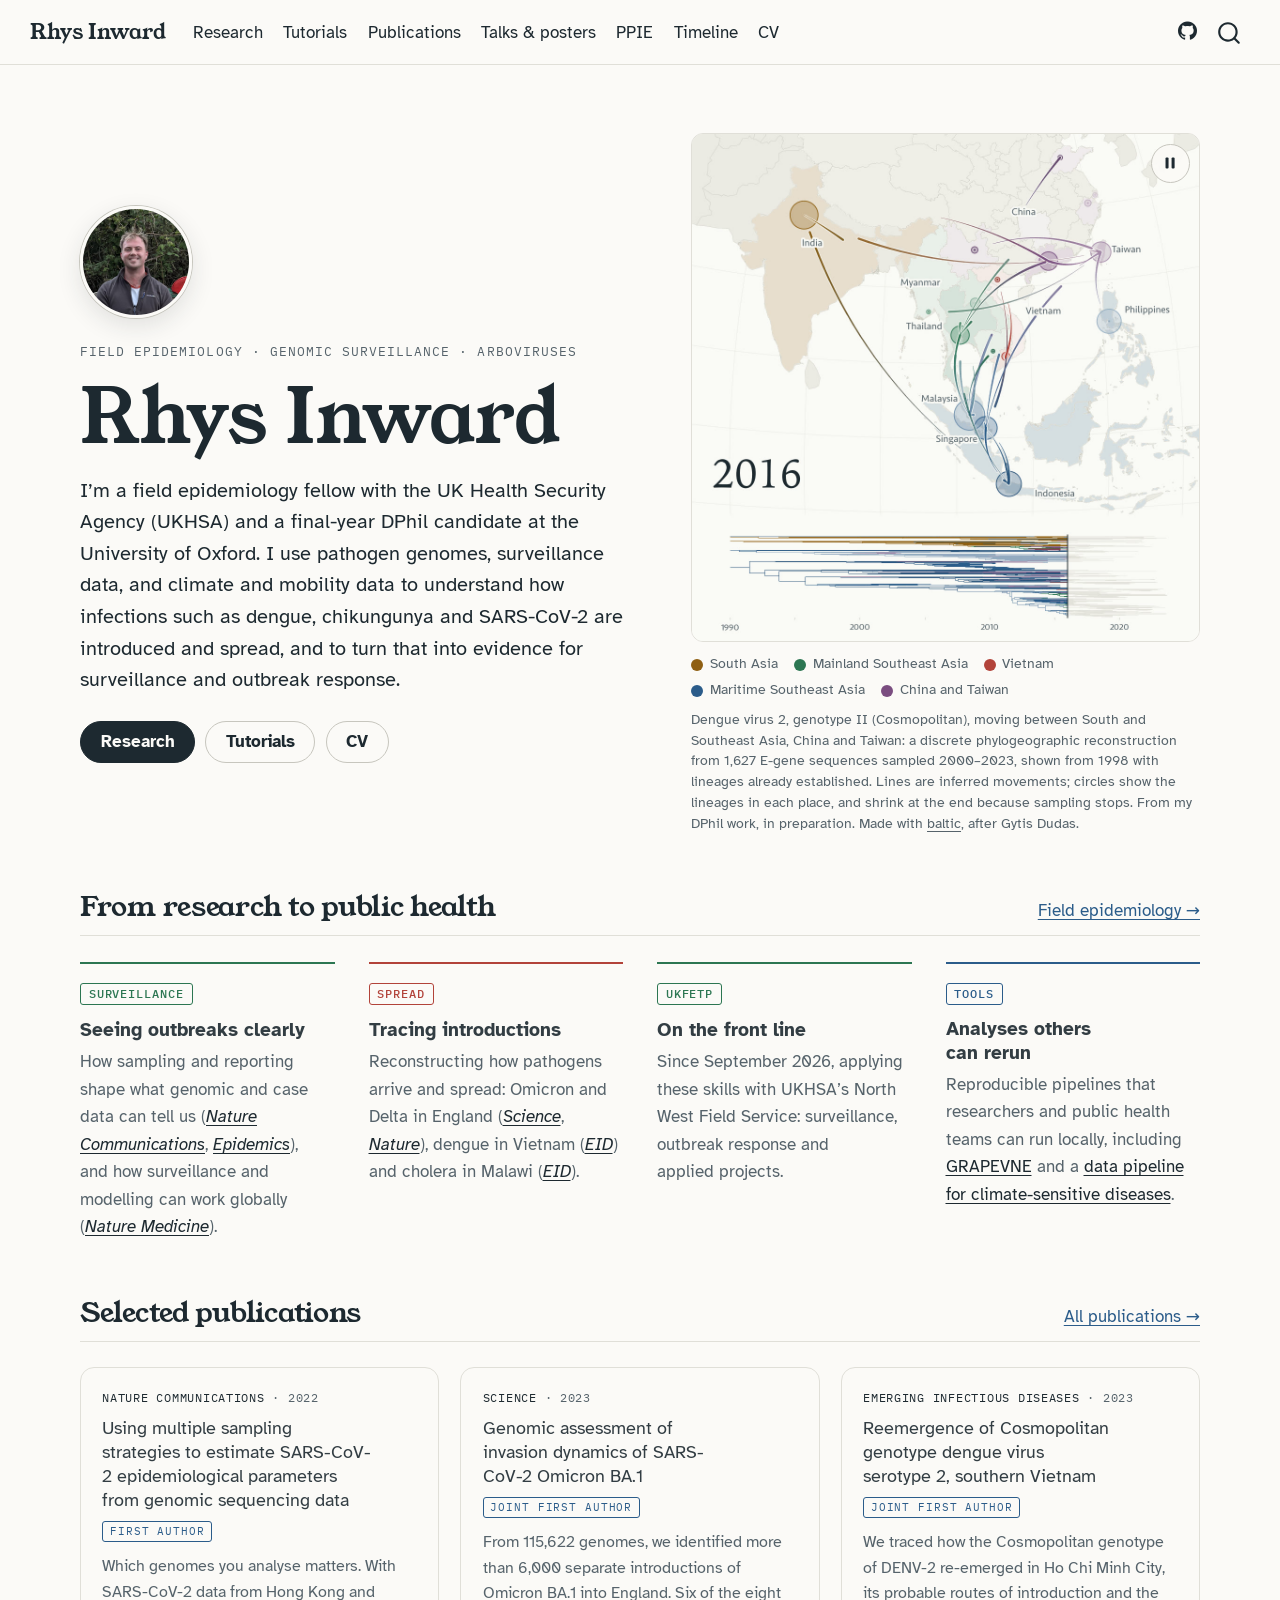
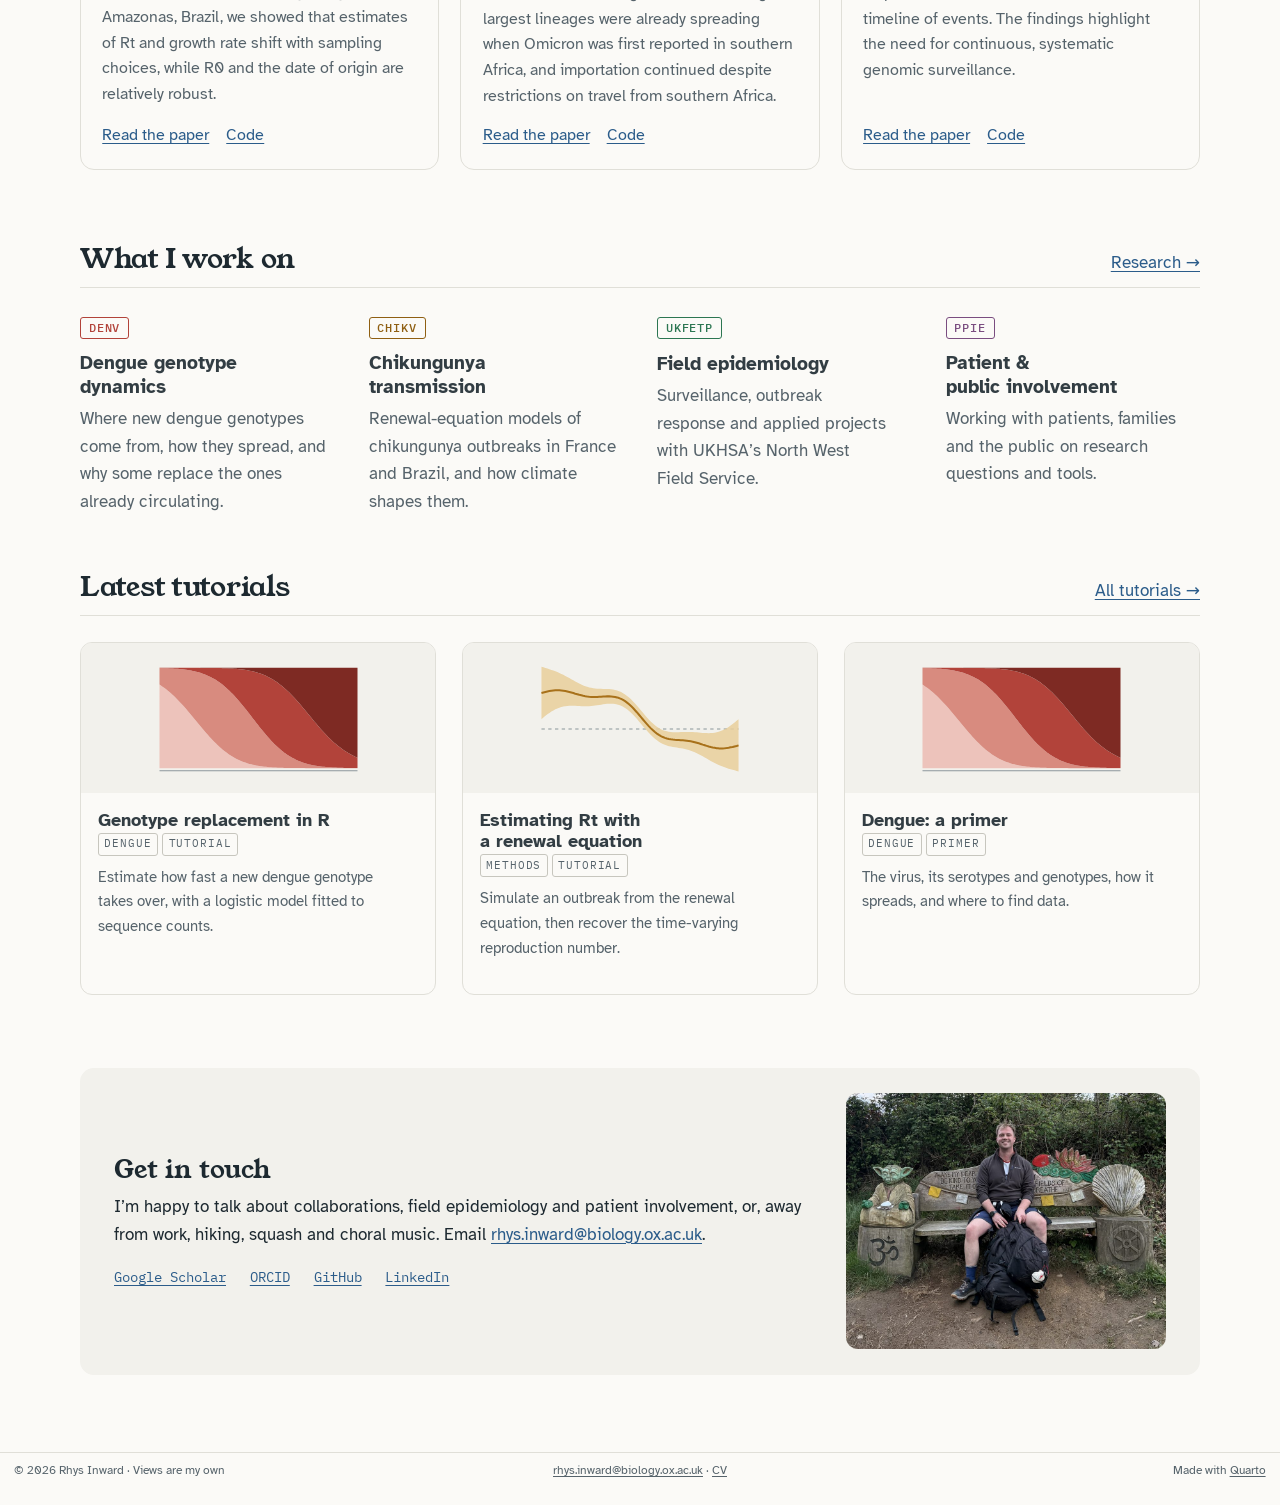
<file: index.html>
<!DOCTYPE html>
<html xmlns="http://www.w3.org/1999/xhtml" lang="en" xml:lang="en"><head>

<meta charset="utf-8">
<meta name="generator" content="quarto-1.10.19">

<meta name="viewport" content="width=device-width, initial-scale=1.0, user-scalable=yes">

<meta name="description" content="Field epidemiology fellow at UKHSA and Oxford DPhil candidate using pathogen genomes and surveillance data to show how dengue, chikungunya and SARS-CoV-2 spread.">

<title>Rhys Inward</title>
<style>
/* Default styles provided by pandoc.
** See https://pandoc.org/MANUAL.html#variables-for-html for config info.
*/
span.smallcaps{font-variant: small-caps;}
div.columns{display: flex; gap: 1.5em;}
div.column{flex: auto;}
@media screen {
div.columns{gap: min(4vw, 1.5em);}
div.column{overflow-x: auto;}
}
div.hanging-indent{margin-left: 1.5em; text-indent: -1.5em;}
ul.task-list{list-style: none;}
ul.task-list li input[type="checkbox"] {
  width: 0.8em;
  margin: 0 0.8em 0.2em -1em; /* quarto-specific, see https://github.com/quarto-dev/quarto-cli/issues/4556 */ 
  vertical-align: middle;
}
.display.math{display: block; text-align: center; margin: 0.5rem auto;}
</style>


<script src="site_libs/quarto-nav/quarto-nav.js"></script>
<script src="site_libs/quarto-nav/headroom.min.js"></script>
<script src="site_libs/clipboard/clipboard.min.js"></script>
<script src="site_libs/quarto-search/autocomplete.umd.js"></script>
<script src="site_libs/quarto-search/fuse.min.js"></script>
<script src="site_libs/quarto-search/quarto-search.js"></script>
<meta name="quarto:offset" content="./">
<link href="./assets/img/favicon.svg" rel="icon" type="image/svg+xml">
<script src="site_libs/quarto-listing/list.min.js"></script>
<script src="site_libs/quarto-listing/quarto-listing.js"></script>
<script src="site_libs/quarto-html/quarto.js" type="module"></script>
<script src="site_libs/quarto-html/tabsets/tabsets.js" type="module"></script>
<script src="site_libs/quarto-html/popper.min.js"></script>
<script src="site_libs/quarto-html/tippy.umd.min.js"></script>
<script src="site_libs/quarto-html/anchor.min.js"></script>
<link href="site_libs/quarto-html/tippy.css" rel="stylesheet">
<link href="site_libs/quarto-html/quarto-syntax-highlighting-1e2507db5f55d85482394ea8c8ce1bf8.css" rel="stylesheet" id="quarto-text-highlighting-styles">
<script src="site_libs/bootstrap/bootstrap.min.js"></script>
<link href="site_libs/bootstrap/bootstrap-icons.css" rel="stylesheet">
<link href="site_libs/bootstrap/bootstrap-8db7c802f7c6c11e8bea58dade600e51.min.css" rel="stylesheet" append-hash="true" id="quarto-bootstrap" data-mode="light">
<script id="quarto-search-options" type="application/json">{
  "location": "navbar",
  "copy-button": false,
  "collapse-after": 3,
  "panel-placement": "end",
  "type": "overlay",
  "limit": 50,
  "keyboard-shortcut": [
    "f",
    "/",
    "s"
  ],
  "language": {
    "search-no-results-text": "No results",
    "search-matching-documents-text": "matching documents",
    "search-copy-link-title": "Copy link to search",
    "search-hide-matches-text": "Hide additional matches",
    "search-more-match-text": "more match in this document",
    "search-more-matches-text": "more matches in this document",
    "search-clear-button-title": "Clear",
    "search-text-placeholder": "",
    "search-detached-cancel-button-title": "Cancel",
    "search-submit-button-title": "Submit",
    "search-label": "Search"
  }
}</script>
<script>

  window.document.addEventListener("DOMContentLoaded", function (_event) {
    const listingTargetEl = window.document.querySelector('#listing-latest .list');
    if (!listingTargetEl) {
      // No listing discovered, do not attach.
      return; 
    }

    const options = {
      valueNames: ['listing-image','listing-title','listing-description','listing-categories',{ data: ['index'] },{ data: ['categories'] },{ data: ['listing-date-sort'] },{ data: ['listing-file-modified-sort'] }],
      
      searchColumns: ["listing-title","listing-author","listing-date","listing-image","listing-description"],
    };

    window['quarto-listings'] = window['quarto-listings'] || {};
    window['quarto-listings']['listing-latest'] = new List('listing-latest', options);

    if (window['quarto-listing-loaded']) {
      window['quarto-listing-loaded']();
    }
  });

  window.addEventListener('hashchange',() => {
    if (window['quarto-listing-loaded']) {
      window['quarto-listing-loaded']();
    }
  })
  

  window.document.addEventListener("DOMContentLoaded", function (_event) {
    const listingTargetEl = window.document.querySelector('#listing-featured-pubs .list');
    if (!listingTargetEl) {
      // No listing discovered, do not attach.
      return; 
    }

    const options = {
      valueNames: ['listing-title','listing-authors','listing-journal','listing-year','listing-tags','listing-links','listing-featured','listing-summary',{ data: ['index'] },{ data: ['categories'] }],
      
      searchColumns: ["listing-title","listing-authors","listing-journal","listing-year","listing-tags","listing-links","listing-featured","listing-summary"],
    };

    window['quarto-listings'] = window['quarto-listings'] || {};
    window['quarto-listings']['listing-featured-pubs'] = new List('listing-featured-pubs', options);

    if (window['quarto-listing-loaded']) {
      window['quarto-listing-loaded']();
    }
  });

  window.addEventListener('hashchange',() => {
    if (window['quarto-listing-loaded']) {
      window['quarto-listing-loaded']();
    }
  })
  </script>
<style>html{ scroll-behavior: smooth; }</style>
<link rel="preconnect" href="https://fonts.googleapis.com">
<link rel="preconnect" href="https://fonts.gstatic.com" crossorigin="">
<link rel="stylesheet" href="https://fonts.googleapis.com/css2?family=Atkinson+Hyperlegible:ital,wght@0,400;0,700;1,400;1,700&amp;family=IBM+Plex+Mono:wght@400;500&amp;family=Young+Serif&amp;display=swap">


<meta property="og:title" content="Rhys Inward">
<meta property="og:description" content="Field epidemiology fellow at UKHSA and Oxford DPhil candidate using pathogen genomes and surveillance data to show how dengue, chikungunya and SARS-CoV-2 spread.">
<meta property="og:image" content="https://rhysinward.github.io/assets/img/rhys-inward.jpg">
<meta property="og:site_name" content="Rhys Inward">
<meta property="og:image:alt" content="Rhys Inward">
<meta name="twitter:title" content="Rhys Inward">
<meta name="twitter:description" content="Field epidemiology fellow at UKHSA and Oxford DPhil candidate using pathogen genomes and surveillance data to show how dengue, chikungunya and SARS-CoV-2 spread.">
<meta name="twitter:image" content="https://rhysinward.github.io/assets/img/rhys-inward.jpg">
<meta name="twitter:card" content="summary">
<meta name="twitter:image:alt" content="Rhys Inward">
</head>

<body class="nav-fixed quarto-light">

<div id="quarto-search-results"></div>
  <header id="quarto-header" class="headroom fixed-top">
    <nav class="navbar navbar-expand-lg " data-bs-theme="dark">
      <div class="navbar-container container-fluid">
      <div class="navbar-brand-container mx-auto">
    <a class="navbar-brand" href="./index.html">
    <span class="navbar-title">Rhys Inward</span>
    </a>
  </div>
            <div id="quarto-search" class="" title="Search"></div>
          <button class="navbar-toggler" type="button" data-bs-toggle="collapse" data-bs-target="#navbarCollapse" aria-controls="navbarCollapse" role="menu" aria-expanded="false" aria-label="Toggle navigation" onclick="if (window.quartoToggleHeadroom) { window.quartoToggleHeadroom(); }">
  <span class="navbar-toggler-icon"></span>
</button>
          <div class="collapse navbar-collapse" id="navbarCollapse">
            <ul class="navbar-nav navbar-nav-scroll me-auto">
  <li class="nav-item">
    <a class="nav-link" href="./research.html"> 
<span class="menu-text">Research</span></a>
  </li>  
  <li class="nav-item">
    <a class="nav-link" href="./tutorials/index.html"> 
<span class="menu-text">Tutorials</span></a>
  </li>  
  <li class="nav-item">
    <a class="nav-link" href="./publications.html"> 
<span class="menu-text">Publications</span></a>
  </li>  
  <li class="nav-item">
    <a class="nav-link" href="./talks.html"> 
<span class="menu-text">Talks &amp; posters</span></a>
  </li>  
  <li class="nav-item">
    <a class="nav-link" href="./ppie.html"> 
<span class="menu-text">PPIE</span></a>
  </li>  
  <li class="nav-item">
    <a class="nav-link" href="./timeline.html"> 
<span class="menu-text">Timeline</span></a>
  </li>  
  <li class="nav-item">
    <a class="nav-link" href="./cv.html"> 
<span class="menu-text">CV</span></a>
  </li>  
</ul>
            <ul class="navbar-nav navbar-nav-scroll ms-auto">
  <li class="nav-item compact">
    <a class="nav-link" href="https://github.com/rhysinward"> <i class="bi bi-github" role="img" aria-label="GitHub">
</i> 
<span class="menu-text"></span></a>
  </li>  
</ul>
          </div> <!-- /navcollapse -->
            <div class="quarto-navbar-tools">
</div>
      </div> <!-- /container-fluid -->
    </nav>
</header>
<!-- content -->
<div id="quarto-content" class="quarto-container page-columns page-rows-contents page-layout-full page-navbar">
<!-- sidebar -->
<!-- margin-sidebar -->
    
<!-- main -->
<main class="content column-page" id="quarto-document-content"><header id="title-block-header" class="quarto-title-block"></header>




<div class="home">
<div class="hero">
<div class="hero-text">
<p><img src="assets/img/rhys-inward.jpg" class="avatar img-fluid" alt="Rhys Inward"></p>
<p><span class="eyebrow">Field epidemiology · Genomic surveillance · Arboviruses</span></p>
<section id="rhys-inward" class="level1">
<h1>Rhys Inward</h1>
<div class="lead">
<p>I’m a field epidemiology fellow with the UK Health Security Agency (UKHSA) and a final-year DPhil candidate at the University of Oxford. I use pathogen genomes, surveillance data, and climate and mobility data to understand how infections such as dengue, chikungunya and SARS-CoV-2 are introduced and spread, and to turn that into evidence for surveillance and outbreak response.</p>
</div>
<div class="hero-links">
<p><a href="./research.html" class="btn-ink">Research</a> <a href="./tutorials/index.html" class="btn-line">Tutorials</a> <a href="./cv.html" class="btn-line">CV</a></p>
</div>
</section>
</div>
<div class="hero-figure">
<figure class="hero-video figure">
  <div class="hero-video-frame">
    <video controls="" muted="" loop="" playsinline="" preload="metadata" poster="assets/video/denv2-ii-poster.jpg" data-poster-time="18" width="1080" height="1080" aria-label="Animated map of South and Southeast Asia, China and Taiwan with a phylogenetic tree beneath it. From 1998 to 2023, lines show dengue virus 2 lineages moving between countries and regions, circles grow and shrink with the number of lineages in each place, and the tree fills in with colour as time passes.">
      <source src="assets/video/denv2-ii.mp4" type="video/mp4">
    </video>
    <button type="button" class="hero-video-toggle" hidden="" aria-label="Pause the animation">
      <svg class="icon-pause" viewbox="0 0 16 16" aria-hidden="true"><rect x="3.5" y="2.5" width="3" height="11" rx="1"></rect><rect x="9.5" y="2.5" width="3" height="11" rx="1"></rect></svg>
      <svg class="icon-play" viewbox="0 0 16 16" aria-hidden="true"><path d="M4.5 2.8v10.4a.6.6 0 0 0 .9.5l8.2-5.2a.6.6 0 0 0 0-1L5.4 2.3a.6.6 0 0 0-.9.5z"></path></svg>
    </button>
  </div>
  <ul class="hero-key" aria-label="Colour key for the animation">
    <li style="--k: #8F5F12">South Asia</li>
    <li style="--k: #2C7652">Mainland Southeast Asia</li>
    <li style="--k: #B2433A">Vietnam</li>
    <li style="--k: #2B5C8A">Maritime Southeast Asia</li>
    <li style="--k: #7A4D80">China and Taiwan</li>
  </ul>
  <figcaption class="hero-caption">Dengue virus 2, genotype II (Cosmopolitan), moving between South and Southeast Asia, China and Taiwan: a discrete phylogeographic reconstruction from 1,627 E-gene sequences sampled 2000–2023, shown from 1998 with lineages already established. Lines are inferred movements; circles show the lineages in each place, and shrink at the end because sampling stops. From my DPhil work, in preparation. Made with <a href="https://github.com/evogytis/baltic">baltic</a>, after Gytis Dudas.</figcaption>
</figure>
</div>
</div>
<div class="home-section">
<section id="from-research-to-public-health" class="level2 section-head">
<h2 class="anchored" data-anchor-id="from-research-to-public-health">From research to public health</h2>
<p><a href="./research.html#field-epidemiology">Field epidemiology →</a></p>
</section>
<div class="themes ph-themes">
<div class="theme k-public-health">
<p><span class="tag">Surveillance</span></p>
<section id="seeing-outbreaks-clearly" class="level3">
<h3 class="anchored" data-anchor-id="seeing-outbreaks-clearly">Seeing outbreaks clearly</h3>
<p>How sampling and reporting shape what genomic and case data can tell us (<a href="https://doi.org/10.1038/s41467-022-32812-0"><em>Nature Communications</em></a>, <a href="https://doi.org/10.1016/j.epidem.2022.100627"><em>Epidemics</em></a>), and how surveillance and modelling can work globally (<a href="https://doi.org/10.1038/s41591-026-04351-4"><em>Nature Medicine</em></a>).</p>
</section>
</div>
<div class="theme k-dengue">
<p><span class="tag">Spread</span></p>
<section id="tracing-introductions" class="level3">
<h3 class="anchored" data-anchor-id="tracing-introductions">Tracing introductions</h3>
<p>Reconstructing how pathogens arrive and spread: Omicron and Delta in England (<a href="https://doi.org/10.1126/science.adg6605"><em>Science</em></a>, <a href="https://doi.org/10.1038/s41586-022-05200-3"><em>Nature</em></a>), dengue in Vietnam (<a href="https://doi.org/10.3201/eid2910.230529"><em>EID</em></a>) and cholera in Malawi (<a href="https://doi.org/10.3201/eid3106.240930"><em>EID</em></a>).</p>
</section>
</div>
<div class="theme k-field">
<p><span class="tag">UKFETP</span></p>
<section id="on-the-front-line" class="level3">
<h3 class="anchored" data-anchor-id="on-the-front-line">On the front line</h3>
<p>Since September 2026, applying these skills with UKHSA’s North West Field Service: surveillance, outbreak response and applied projects.</p>
</section>
</div>
<div class="theme k-methods">
<p><span class="tag">Tools</span></p>
<section id="analyses-others-can-rerun" class="level3">
<h3 class="anchored" data-anchor-id="analyses-others-can-rerun">Analyses others can rerun</h3>
<p>Reproducible pipelines that researchers and public health teams can run locally, including <a href="https://doi.org/10.12688/wellcomeopenres.23824.1">GRAPEVNE</a> and a <a href="https://doi.org/10.12688/wellcomeopenres.24774.3">data pipeline for climate-sensitive diseases</a>.</p>
</section>
</div>
</div>
</div>
<div class="home-section">
<section id="selected-publications" class="level2 section-head">
<h2 class="anchored" data-anchor-id="selected-publications">Selected publications</h2>
<p><a href="./publications.html">All publications →</a></p>
</section>
<div id="listing-featured-pubs" class="quarto-listing quarto-listing-container-custom">

<div class="featured">

  <article class="feat">
    <p class="feat-venue"><em>Nature Communications</em> · 2022</p>
    <h3 class="feat-title anchored"><a href="https://doi.org/10.1038/s41467-022-32812-0">Using multiple sampling strategies to estimate SARS-CoV-2 epidemiological parameters from genomic sequencing data</a></h3>
    <p class="feat-tags"><span class="pub-tag is-first">First author</span></p>
    <p class="feat-summary">Which genomes you analyse matters. With SARS-CoV-2 data from Hong Kong and Amazonas, Brazil, we showed that estimates of Rt and growth rate shift with sampling choices, while R0 and the date of origin are relatively robust.</p>
    <p class="feat-links"><a href="https://doi.org/10.1038/s41467-022-32812-0">Read the paper<span class="visually-hidden">: Using multiple sampling strategies to estimate SARS-CoV-2 epidemiological parameters from genomic sequencing data</span></a><a href="https://github.com/rhysinward/Phylodynamic-Subsampling">Code<span class="visually-hidden"> for Using multiple sampling strategies to estimate SARS-CoV-2 epidemiological parameters from genomic sequencing data</span></a></p>
  </article>

  <article class="feat">
    <p class="feat-venue"><em>Science</em> · 2023</p>
    <h3 class="feat-title anchored"><a href="https://doi.org/10.1126/science.adg6605">Genomic assessment of invasion dynamics of SARS-CoV-2 Omicron BA.1</a></h3>
    <p class="feat-tags"><span class="pub-tag is-first">Joint first author</span></p>
    <p class="feat-summary">From 115,622 genomes, we identified more than 6,000 separate introductions of Omicron BA.1 into England. Six of the eight largest lineages were already spreading when Omicron was first reported in southern Africa, and importation continued despite restrictions on travel from southern Africa.</p>
    <p class="feat-links"><a href="https://doi.org/10.1126/science.adg6605">Read the paper<span class="visually-hidden">: Genomic assessment of invasion dynamics of SARS-CoV-2 Omicron BA.1</span></a><a href="https://github.com/joetsui1994/Omicron-BA.1-invasion-dynamics">Code<span class="visually-hidden"> for Genomic assessment of invasion dynamics of SARS-CoV-2 Omicron BA.1</span></a></p>
  </article>

  <article class="feat">
    <p class="feat-venue"><em>Emerging Infectious Diseases</em> · 2023</p>
    <h3 class="feat-title anchored"><a href="https://doi.org/10.3201/eid2910.230529">Reemergence of Cosmopolitan genotype dengue virus serotype 2, southern Vietnam</a></h3>
    <p class="feat-tags"><span class="pub-tag is-first">Joint first author</span></p>
    <p class="feat-summary">We traced how the Cosmopolitan genotype of DENV-2 re-emerged in Ho Chi Minh City, its probable routes of introduction and the timeline of events. The findings highlight the need for continuous, systematic genomic surveillance.</p>
    <p class="feat-links"><a href="https://doi.org/10.3201/eid2910.230529">Read the paper<span class="visually-hidden">: Reemergence of Cosmopolitan genotype dengue virus serotype 2, southern Vietnam</span></a><a href="https://github.com/rhysinward/Phylodynamics-HCMC">Code<span class="visually-hidden"> for Reemergence of Cosmopolitan genotype dengue virus serotype 2, southern Vietnam</span></a></p>
  </article>

</div>
<div class="listing-no-matching d-none">No matching items</div>
</div>
</div>
<div class="home-section">
<section id="what-i-work-on" class="level2 section-head">
<h2 class="anchored" data-anchor-id="what-i-work-on">What I work on</h2>
<p><a href="./research.html">Research →</a></p>
</section>
<div class="themes">
<div class="theme k-dengue">
<p><span class="tag">DENV</span></p>
<section id="dengue-genotype-dynamics" class="level3">
<h3 class="anchored" data-anchor-id="dengue-genotype-dynamics">Dengue genotype dynamics</h3>
<p>Where new dengue genotypes come from, how they spread, and why some replace the ones already circulating.</p>
</section>
</div>
<div class="theme k-chik">
<p><span class="tag">CHIKV</span></p>
<section id="chikungunya-transmission" class="level3">
<h3 class="anchored" data-anchor-id="chikungunya-transmission">Chikungunya transmission</h3>
<p>Renewal-equation models of chikungunya outbreaks in France and Brazil, and how climate shapes them.</p>
</section>
</div>
<div class="theme k-field">
<p><span class="tag">UKFETP</span></p>
<section id="field-epidemiology" class="level3">
<h3 class="anchored" data-anchor-id="field-epidemiology">Field epidemiology</h3>
<p>Surveillance, outbreak response and applied projects with UKHSA’s North West Field Service.</p>
</section>
</div>
<div class="theme k-ppie">
<p><span class="tag">PPIE</span></p>
<section id="patient-public-involvement" class="level3">
<h3 class="anchored" data-anchor-id="patient-public-involvement">Patient &amp; public involvement</h3>
<p>Working with patients, families and the public on research questions and tools.</p>
</section>
</div>
</div>
</div>
<div class="home-section">
<section id="latest-tutorials" class="level2 section-head">
<h2 class="anchored" data-anchor-id="latest-tutorials">Latest tutorials</h2>
<p><a href="./tutorials/index.html">All tutorials →</a></p>
</section>
<div id="listing-latest" class="quarto-listing quarto-listing-container-grid">
<div class="list grid quarto-listing-cols-3">
<div class="g-col-1" data-index="0" data-categories="RGVuZ3VlJTJDVHV0b3JpYWw=" data-listing-date-sort="1792800000000" data-listing-file-modified-sort="1794095953125" data-listing-date-modified-sort="NaN" data-listing-reading-time-sort="6" data-listing-word-count-sort="1183">
<a href="./tutorials/genotype-replacement.html" class="quarto-grid-link">
<div class="quarto-grid-item card h-100 card-left">
<p class="card-img-top">
<img loading="lazy" src="./assets/img/dengue.svg" class="thumbnail-image card-img" style="height: 150px;" alt="Illustration of dengue genotypes replacing one another over time">
</p>
<div class="card-body post-contents">
<h5 class="no-anchor card-title listing-title">
Genotype replacement in R
</h5>
<div class="listing-categories">

<div class="listing-category" onclick="window.quartoListingCategory('RGVuZ3Vl'); return false;">Dengue</div>

<div class="listing-category" onclick="window.quartoListingCategory('VHV0b3JpYWw='); return false;">Tutorial</div>

</div>
<div class="card-text listing-description delink">
<p>Estimate how fast a new dengue genotype takes over, with a logistic model fitted to sequence counts.</p>
</div>
</div>
</div></a>
</div>
<div class="g-col-1" data-index="1" data-categories="TWV0aG9kcyUyQ1R1dG9yaWFs" data-listing-date-sort="1792627200000" data-listing-file-modified-sort="1794095953125" data-listing-date-modified-sort="NaN" data-listing-reading-time-sort="7" data-listing-word-count-sort="1391">
<a href="./tutorials/renewal-rt.html" class="quarto-grid-link">
<div class="quarto-grid-item card h-100 card-left">
<p class="card-img-top">
<img loading="lazy" src="./assets/img/rt.svg" class="thumbnail-image card-img" style="height: 150px;" alt="Illustration of a reproduction number curve with an uncertainty band">
</p>
<div class="card-body post-contents">
<h5 class="no-anchor card-title listing-title">
Estimating Rt with a renewal equation
</h5>
<div class="listing-categories">

<div class="listing-category" onclick="window.quartoListingCategory('TWV0aG9kcw=='); return false;">Methods</div>

<div class="listing-category" onclick="window.quartoListingCategory('VHV0b3JpYWw='); return false;">Tutorial</div>

</div>
<div class="card-text listing-description delink">
<p>Simulate an outbreak from the renewal equation, then recover the time-varying reproduction number.</p>
</div>
</div>
</div></a>
</div>
<div class="g-col-1" data-index="2" data-categories="RGVuZ3VlJTJDUHJpbWVy" data-listing-date-sort="1792454400000" data-listing-file-modified-sort="1794095953125" data-listing-date-modified-sort="NaN" data-listing-reading-time-sort="2" data-listing-word-count-sort="291">
<a href="./tutorials/dengue-primer.html" class="quarto-grid-link">
<div class="quarto-grid-item card h-100 card-left">
<p class="card-img-top">
<img loading="lazy" src="./assets/img/dengue.svg" class="thumbnail-image card-img" style="height: 150px;" alt="Illustration of dengue genotypes replacing one another over time">
</p>
<div class="card-body post-contents">
<h5 class="no-anchor card-title listing-title">
Dengue: a primer
</h5>
<div class="listing-categories">

<div class="listing-category" onclick="window.quartoListingCategory('RGVuZ3Vl'); return false;">Dengue</div>

<div class="listing-category" onclick="window.quartoListingCategory('UHJpbWVy'); return false;">Primer</div>

</div>
<div class="card-text listing-description delink">
<p>The virus, its serotypes and genotypes, how it spreads, and where to find data.</p>
</div>
</div>
</div></a>
</div>
</div>
<div class="listing-no-matching d-none">No matching items</div>
</div>
</div>
<div id="contact" class="home-section">
<div class="contact">
<section id="get-in-touch" class="level2 contact-text">
<h2 class="anchored" data-anchor-id="get-in-touch">Get in touch</h2>
<p>I’m happy to talk about collaborations, field epidemiology and patient involvement, or, away from work, hiking, squash and choral music. Email <a href="mailto:rhys.inward@biology.ox.ac.uk">rhys.inward@biology.ox.ac.uk</a>.</p>
<div class="contact-links">
<p><a href="https://scholar.google.com/citations?user=MG7ctSYAAAAJ">Google Scholar</a> <a href="https://orcid.org/0000-0003-0016-661X">ORCID</a> <a href="https://github.com/rhysinward">GitHub</a> <a href="https://www.linkedin.com/in/rhys-inward-4750a71b2/">LinkedIn</a></p>
</div>
</section>
<div class="contact-photo">
<p><img src="assets/img/rhys-bench.jpg" class="img-fluid" alt="Rhys smiling on a carved wooden bench, between a wooden Yoda and a carved scallop shell"></p>
</div>
</div>
</div>
</div>




</main> <!-- /main -->
<script>
document.querySelectorAll(".chip-filter").forEach(group => {
  const items = () => document.querySelectorAll(group.dataset.target);
  const sides = () => {
    let i = 0;
    items().forEach(el => { if (!el.hidden) el.dataset.side = i++ % 2 ? "r" : "l"; });
  };
  group.addEventListener("click", e => {
    const btn = e.target.closest(".chip");
    if (!btn) return;
    group.querySelectorAll(".chip").forEach(b => b.setAttribute("aria-pressed", String(b === btn)));
    const kind = btn.dataset.kind;
    items().forEach(el => {
      el.hidden = kind === "key" ? el.dataset.key !== "true" : kind !== "all" && el.dataset.kind !== kind;
    });
    sides();
  });
});
</script>
<script>
// Accessibility and navigation fixes for Quarto's built-in markup.
(() => {
  const ready = fn => document.readyState === "loading" ? document.addEventListener("DOMContentLoaded", fn) : fn();
  ready(() => {
    // The menu button is a disclosure, not a menu; name the main navigation.
    document.querySelectorAll(".navbar-toggler[role='menu']").forEach(b => b.removeAttribute("role"));
    const mainNav = document.querySelector("#quarto-header nav");
    if (mainNav && !mainNav.hasAttribute("aria-label")) mainNav.setAttribute("aria-label", "Main");

    // Listing card titles are h5 straight under a section h2; announce them as h3.
    document.querySelectorAll(".quarto-grid-item h5.card-title").forEach(h => h.setAttribute("aria-level", "3"));

    // Wide output blocks scroll sideways; make them reachable by keyboard.
    const outputs = document.querySelectorAll(".cell-output pre");
    const markScroll = pre => {
      const wide = pre.scrollWidth > pre.clientWidth + 1;
      if (wide) {
        pre.tabIndex = 0;
        pre.setAttribute("role", "region");
        // Each region needs its own name.
        pre.setAttribute("aria-label", `Code output ${[...outputs].indexOf(pre) + 1} of ${outputs.length}, scrolls sideways`);
      } else if (pre.getAttribute("role") === "region") {
        pre.removeAttribute("tabindex");
        pre.removeAttribute("role");
        pre.removeAttribute("aria-label");
      }
    };
    outputs.forEach(markScroll);
    if (outputs.length && "ResizeObserver" in window) {
      const ro = new ResizeObserver(entries => entries.forEach(e => markScroll(e.target)));
      outputs.forEach(pre => ro.observe(pre));
    }

    // Topic tags on a tutorial point at that topic on the tutorials page, not at
    // a filtered list on the home page. Quarto wraps each tag in a link once it
    // has loaded listings.json, so rewrite the link whenever it appears.
    const cats = document.querySelector("header.quarto-title-block .quarto-categories");
    if (cats) {
      const offset = document.querySelector("meta[name='quarto:offset']")?.content || "./";
      const hubs = ["Dengue", "Chikungunya", "S. intermedius", "Methods"];
      const slug = s => s.toLowerCase().replace(/[^a-z0-9]+/g, "-").replace(/^-|-$/g, "");
      const target = name => offset + "tutorials/index.html" + (hubs.includes(name) ? "#" + slug(name) : "");
      const fix = () => {
        // If our fallback link was wrapped again by Quarto, keep just one link.
        cats.querySelectorAll(".quarto-category a a").forEach(inner => inner.replaceWith(...inner.childNodes));
        cats.querySelectorAll(".quarto-category a").forEach(a => {
          const want = target(a.closest(".quarto-category").textContent.trim());
          if (a.getAttribute("href") !== want) a.setAttribute("href", want);
        });
      };
      fix();
      new MutationObserver(fix).observe(cats, { childList: true, subtree: true });
      // If Quarto never adds its links (listings.json unavailable), add them.
      window.addEventListener("load", () => setTimeout(() => {
        cats.querySelectorAll(".quarto-category").forEach(tag => {
          if (tag.querySelector("a")) return;
          const a = document.createElement("a");
          a.href = target(tag.textContent.trim());
          a.append(...tag.childNodes);
          tag.append(a);
        });
      }, 2000));
    }
  });

  // Search overlay: keep Tab inside it while open, let Escape close it from
  // anywhere, and return focus to the search button when it closes.
  document.addEventListener("keydown", e => {
    const box = document.querySelector(".aa-DetachedContainer");
    if (!box) return;
    if (e.key === "Escape" && document.activeElement !== box.querySelector("input")) {
      box.querySelector(".aa-DetachedCancelButton")?.click();
      return;
    }
    if (e.key !== "Tab") return;
    const stops = [...box.querySelectorAll("input, button, a[href], [tabindex]:not([tabindex='-1'])")]
      .filter(el => !el.disabled && el.getClientRects().length && !el.matches(".aa-SubmitButton"));
    if (!stops.length) return;
    const first = stops[0], last = stops[stops.length - 1], here = document.activeElement;
    if (!box.contains(here)) { e.preventDefault(); first.focus(); }
    else if (e.shiftKey && here === first) { e.preventDefault(); last.focus(); }
    else if (!e.shiftKey && here === last) { e.preventDefault(); first.focus(); }
  }, true);
  let wasOpen = false;
  new MutationObserver(() => {
    const open = !!document.querySelector(".aa-DetachedOverlay");
    if (wasOpen && !open) {
      // Wait a tick: the overlay's own close may still be moving focus.
      setTimeout(() => {
        const btn = document.querySelector(".aa-DetachedSearchButton");
        const here = document.activeElement;
        if (btn && (!here || here === document.body || !here.isConnected)) btn.focus();
      }, 0);
    }
    wasOpen = open;
  }).observe(document.body, { childList: true });

  // Escape closes the phone menu and returns focus to the menu button.
  document.addEventListener("keydown", e => {
    if (e.key !== "Escape" || document.querySelector(".aa-DetachedContainer")) return;
    const menu = document.querySelector("#navbarCollapse.show");
    if (!menu || !window.bootstrap) return;
    bootstrap.Collapse.getOrCreateInstance(menu).hide();
    document.querySelector(".navbar-toggler")?.focus();
  });
})();
</script>
<script>
// Home hero animation: plays muted while on screen, never starts by itself for
// people who prefer reduced motion, and can always be paused or played.
(() => {
  const fig = document.querySelector(".hero-video");
  if (!fig) return;
  const video = fig.querySelector("video");
  const btn = fig.querySelector(".hero-video-toggle");
  const reduce = window.matchMedia("(prefers-reduced-motion: reduce)");
  video.controls = false;
  btn.hidden = false;
  let stopped = reduce.matches;   // paused by the visitor, or by their motion setting
  let onScreen = false;
  const sync = () => {
    btn.classList.toggle("is-paused", video.paused);
    btn.setAttribute("aria-label", video.paused ? "Play the animation" : "Pause the animation");
  };
  // The first play continues from the poster frame (data-poster-time, in
  // seconds) so the picture does not jump back to the start; it then loops.
  let started = false;
  let played = false;
  const update = () => {
    if (!stopped && onScreen) {
      if (!started && video.dataset.posterTime) {
        started = true;
        const seek = () => { video.currentTime = parseFloat(video.dataset.posterTime); };
        if (video.readyState >= 1) seek();
        else video.addEventListener("loadedmetadata", seek, { once: true });
      }
      // Only a refusal to autoplay counts as stopped; an AbortError just means
      // our own pause() (e.g. scrolling away) interrupted a pending play().
      const first = !played;
      played = true;
      video.play().then(() => {
        // On the first play only: if the browser reset the position while
        // loading, apply the poster time once more.
        const p = parseFloat(video.dataset.posterTime || "0");
        if (first && p && video.currentTime < 1) video.currentTime = p;
      }).catch(e => { if (e.name === "NotAllowedError") { stopped = true; sync(); } });
    } else {
      video.pause();
    }
  };
  btn.addEventListener("click", () => {
    stopped = !video.paused;
    if (!stopped) onScreen = true;
    update();
  });
  video.addEventListener("play", sync);
  video.addEventListener("pause", sync);
  if ("IntersectionObserver" in window) {
    new IntersectionObserver(([entry]) => { onScreen = entry.isIntersecting; update(); }, { threshold: 0.2 }).observe(video);
  } else {
    onScreen = true; update();
  }
  reduce.addEventListener?.("change", () => { if (reduce.matches) { stopped = true; update(); } });
  sync();
})();
</script>
<script id="quarto-html-after-body" type="application/javascript">
  window.document.addEventListener("DOMContentLoaded", function (event) {
    const icon = "";
    const anchorJS = new window.AnchorJS();
    anchorJS.options = {
      placement: 'right',
      icon: icon
    };
    anchorJS.add('.anchored');
    const isCodeAnnotation = (el) => {
      for (const clz of el.classList) {
        if (clz.startsWith('code-annotation-')) {                     
          return true;
        }
      }
      return false;
    }
    const onCopySuccess = function(e) {
      // button target
      const button = e.trigger;
      // don't keep focus
      button.blur();
      // flash "checked"
      button.classList.add('code-copy-button-checked');
      var currentTitle = button.getAttribute("title");
      button.setAttribute("title", "Copied!");
      let tooltip;
      if (window.bootstrap) {
        button.setAttribute("data-bs-toggle", "tooltip");
        button.setAttribute("data-bs-placement", "left");
        button.setAttribute("data-bs-title", "Copied!");
        tooltip = new bootstrap.Tooltip(button, 
          { trigger: "manual", 
            customClass: "code-copy-button-tooltip",
            offset: [0, -8]});
        tooltip.show();    
      }
      setTimeout(function() {
        if (tooltip) {
          tooltip.hide();
          button.removeAttribute("data-bs-title");
          button.removeAttribute("data-bs-toggle");
          button.removeAttribute("data-bs-placement");
        }
        button.setAttribute("title", currentTitle);
        button.classList.remove('code-copy-button-checked');
      }, 1000);
      // clear code selection
      e.clearSelection();
    }
    const getTextToCopy = function(trigger) {
      const outerScaffold = trigger.parentElement.cloneNode(true);
      const codeEl = outerScaffold.querySelector('code');
      for (const childEl of codeEl.children) {
        if (isCodeAnnotation(childEl)) {
          childEl.remove();
        }
      }
      return codeEl.innerText;
    }
    const clipboard = new window.ClipboardJS('.code-copy-button:not([data-in-quarto-modal])', {
      text: getTextToCopy
    });
    clipboard.on('success', onCopySuccess);
    if (window.document.getElementById('quarto-embedded-source-code-modal')) {
      const clipboardModal = new window.ClipboardJS('.code-copy-button[data-in-quarto-modal]', {
        text: getTextToCopy,
        container: window.document.getElementById('quarto-embedded-source-code-modal')
      });
      clipboardModal.on('success', onCopySuccess);
    }
      var localhostRegex = new RegExp(/^(?:http|https):\/\/localhost\:?[0-9]*\//);
      var mailtoRegex = new RegExp(/^mailto:/);
        var filterRegex = new RegExp("https:\/\/rhysinward\.github\.io");
      var isInternal = (href) => {
          return filterRegex.test(href) || localhostRegex.test(href) || mailtoRegex.test(href);
      }
      // Inspect non-navigation links and adorn them if external
     var links = window.document.querySelectorAll('a[href]:not(.nav-link):not(.navbar-brand):not(.toc-action):not(.sidebar-link):not(.sidebar-item-toggle):not(.pagination-link):not(.no-external):not([aria-hidden]):not(.dropdown-item):not(.quarto-navigation-tool):not(.about-link)');
      for (var i=0; i<links.length; i++) {
        const link = links[i];
        if (!isInternal(link.href)) {
          // undo the damage that might have been done by quarto-nav.js in the case of
          // links that we want to consider external
          if (link.dataset.originalHref !== undefined) {
            link.href = link.dataset.originalHref;
          }
            // target, if specified
            link.setAttribute("target", "_blank");
            if (link.getAttribute("rel") === null) {
              link.setAttribute("rel", "noopener");
            }
        }
      }
    function tippyHover(el, contentFn, onTriggerFn, onUntriggerFn) {
      const config = {
        allowHTML: true,
        maxWidth: 500,
        delay: 100,
        arrow: false,
        appendTo: function(el) {
            return el.parentElement;
        },
        interactive: true,
        interactiveBorder: 10,
        theme: 'quarto',
        placement: 'bottom-start',
      };
      if (contentFn) {
        config.content = contentFn;
      }
      if (onTriggerFn) {
        config.onTrigger = onTriggerFn;
      }
      if (onUntriggerFn) {
        config.onUntrigger = onUntriggerFn;
      }
      window.tippy(el, config); 
    }
    const noterefs = window.document.querySelectorAll('a[role="doc-noteref"]');
    for (var i=0; i<noterefs.length; i++) {
      const ref = noterefs[i];
      tippyHover(ref, function() {
        // use id or data attribute instead here
        let href = ref.getAttribute('data-footnote-href') || ref.getAttribute('href');
        try { href = new URL(href).hash; } catch {}
        const id = href.replace(/^#\/?/, "");
        const note = window.document.getElementById(id);
        if (note) {
          return note.innerHTML;
        } else {
          return "";
        }
      });
    }
    const xrefs = window.document.querySelectorAll('a.quarto-xref');
    const processXRef = (id, note) => {
      // Strip column container classes
      const stripColumnClz = (el) => {
        el.classList.remove("page-full", "page-columns");
        if (el.children) {
          for (const child of el.children) {
            stripColumnClz(child);
          }
        }
      }
      stripColumnClz(note)
      if (id === null || id.startsWith('sec-')) {
        // Special case sections, only their first couple elements
        const container = document.createElement("div");
        if (note.children && note.children.length > 2) {
          container.appendChild(note.children[0].cloneNode(true));
          for (let i = 1; i < note.children.length; i++) {
            const child = note.children[i];
            if (child.tagName === "P" && child.innerText === "") {
              continue;
            } else {
              container.appendChild(child.cloneNode(true));
              break;
            }
          }
          if (window.Quarto?.typesetMath) {
            window.Quarto.typesetMath(container);
          }
          return container.innerHTML
        } else {
          if (window.Quarto?.typesetMath) {
            window.Quarto.typesetMath(note);
          }
          return note.innerHTML;
        }
      } else {
        // Remove any anchor links if they are present
        const anchorLink = note.querySelector('a.anchorjs-link');
        if (anchorLink) {
          anchorLink.remove();
        }
        if (window.Quarto?.typesetMath) {
          window.Quarto.typesetMath(note);
        }
        if (note.classList.contains("callout")) {
          return note.outerHTML;
        } else {
          return note.innerHTML;
        }
      }
    }
    for (var i=0; i<xrefs.length; i++) {
      const xref = xrefs[i];
      tippyHover(xref, undefined, function(instance) {
        instance.disable();
        let url = xref.getAttribute('href');
        let hash = undefined; 
        if (url.startsWith('#')) {
          hash = url;
        } else {
          try { hash = new URL(url).hash; } catch {}
        }
        if (hash) {
          const id = hash.replace(/^#\/?/, "");
          const note = window.document.getElementById(id);
          if (note !== null) {
            try {
              const html = processXRef(id, note.cloneNode(true));
              instance.setContent(html);
            } finally {
              instance.enable();
              instance.show();
            }
          } else {
            // See if we can fetch this
            fetch(url.split('#')[0])
            .then(res => res.text())
            .then(html => {
              const parser = new DOMParser();
              const htmlDoc = parser.parseFromString(html, "text/html");
              const note = htmlDoc.getElementById(id);
              if (note !== null) {
                const html = processXRef(id, note);
                instance.setContent(html);
              } 
            }).finally(() => {
              instance.enable();
              instance.show();
            });
          }
        } else {
          // See if we can fetch a full url (with no hash to target)
          // This is a special case and we should probably do some content thinning / targeting
          fetch(url)
          .then(res => res.text())
          .then(html => {
            const parser = new DOMParser();
            const htmlDoc = parser.parseFromString(html, "text/html");
            const note = htmlDoc.querySelector('main.content');
            if (note !== null) {
              // This should only happen for chapter cross references
              // (since there is no id in the URL)
              // remove the first header
              if (note.children.length > 0 && note.children[0].tagName === "HEADER") {
                note.children[0].remove();
              }
              const html = processXRef(null, note);
              instance.setContent(html);
            } 
          }).finally(() => {
            instance.enable();
            instance.show();
          });
        }
      }, function(instance) {
      });
    }
        let selectedAnnoteEl;
        const selectorForAnnotation = ( cell, annotation) => {
          let cellAttr = 'data-code-cell="' + cell + '"';
          let lineAttr = 'data-code-annotation="' +  annotation + '"';
          const selector = 'span[' + cellAttr + '][' + lineAttr + ']';
          return selector;
        }
        const selectCodeLines = (annoteEl) => {
          const doc = window.document;
          const targetCell = annoteEl.getAttribute("data-target-cell");
          const targetAnnotation = annoteEl.getAttribute("data-target-annotation");
          const annoteSpan = window.document.querySelector(selectorForAnnotation(targetCell, targetAnnotation));
          const lines = annoteSpan.getAttribute("data-code-lines").split(",");
          const lineIds = lines.map((line) => {
            return targetCell + "-" + line;
          })
          let top = null;
          let height = null;
          let parent = null;
          if (lineIds.length > 0) {
              //compute the position of the single el (top and bottom and make a div)
              const el = window.document.getElementById(lineIds[0]);
              top = el.offsetTop;
              height = el.offsetHeight;
              parent = el.parentElement.parentElement;
            if (lineIds.length > 1) {
              const lastEl = window.document.getElementById(lineIds[lineIds.length - 1]);
              const bottom = lastEl.offsetTop + lastEl.offsetHeight;
              height = bottom - top;
            }
            if (top !== null && height !== null && parent !== null) {
              // cook up a div (if necessary) and position it 
              let div = window.document.getElementById("code-annotation-line-highlight");
              if (div === null) {
                div = window.document.createElement("div");
                div.setAttribute("id", "code-annotation-line-highlight");
                div.style.position = 'absolute';
                parent.appendChild(div);
              }
              div.style.top = top - 2 + "px";
              div.style.height = height + 4 + "px";
              div.style.left = 0;
              let gutterDiv = window.document.getElementById("code-annotation-line-highlight-gutter");
              if (gutterDiv === null) {
                gutterDiv = window.document.createElement("div");
                gutterDiv.setAttribute("id", "code-annotation-line-highlight-gutter");
                gutterDiv.style.position = 'absolute';
                const codeCell = window.document.getElementById(targetCell);
                const gutter = codeCell.querySelector('.code-annotation-gutter');
                gutter.appendChild(gutterDiv);
              }
              gutterDiv.style.top = top - 2 + "px";
              gutterDiv.style.height = height + 4 + "px";
            }
            selectedAnnoteEl = annoteEl;
          }
        };
        const unselectCodeLines = () => {
          const elementsIds = ["code-annotation-line-highlight", "code-annotation-line-highlight-gutter"];
          elementsIds.forEach((elId) => {
            const div = window.document.getElementById(elId);
            if (div) {
              div.remove();
            }
          });
          selectedAnnoteEl = undefined;
        };
          // Handle positioning of the toggle
      window.addEventListener(
        "resize",
        throttle(() => {
          elRect = undefined;
          if (selectedAnnoteEl) {
            selectCodeLines(selectedAnnoteEl);
          }
        }, 10)
      );
      function throttle(fn, ms) {
      let throttle = false;
      let timer;
        return (...args) => {
          if(!throttle) { // first call gets through
              fn.apply(this, args);
              throttle = true;
          } else { // all the others get throttled
              if(timer) clearTimeout(timer); // cancel #2
              timer = setTimeout(() => {
                fn.apply(this, args);
                timer = throttle = false;
              }, ms);
          }
        };
      }
        // Attach click handler to the DT
        const annoteDls = window.document.querySelectorAll('dt[data-target-cell]');
        for (const annoteDlNode of annoteDls) {
          annoteDlNode.addEventListener('click', (event) => {
            const clickedEl = event.target;
            if (clickedEl !== selectedAnnoteEl) {
              unselectCodeLines();
              const activeEl = window.document.querySelector('dt[data-target-cell].code-annotation-active');
              if (activeEl) {
                activeEl.classList.remove('code-annotation-active');
              }
              selectCodeLines(clickedEl);
              clickedEl.classList.add('code-annotation-active');
            } else {
              // Unselect the line
              unselectCodeLines();
              clickedEl.classList.remove('code-annotation-active');
            }
          });
        }
    const findCites = (el) => {
      const parentEl = el.parentElement;
      if (parentEl) {
        const cites = parentEl.dataset.cites;
        if (cites) {
          return {
            el,
            cites: cites.split(' ')
          };
        } else {
          return findCites(el.parentElement)
        }
      } else {
        return undefined;
      }
    };
    var bibliorefs = window.document.querySelectorAll('a[role="doc-biblioref"]');
    for (var i=0; i<bibliorefs.length; i++) {
      const ref = bibliorefs[i];
      const citeInfo = findCites(ref);
      if (citeInfo) {
        tippyHover(citeInfo.el, function() {
          var popup = window.document.createElement('div');
          citeInfo.cites.forEach(function(cite) {
            var citeDiv = window.document.createElement('div');
            citeDiv.classList.add('hanging-indent');
            citeDiv.classList.add('csl-entry');
            var biblioDiv = window.document.getElementById('ref-' + cite);
            if (biblioDiv) {
              citeDiv.innerHTML = biblioDiv.innerHTML;
            }
            popup.appendChild(citeDiv);
          });
          return popup.innerHTML;
        });
      }
    }
  });
  </script>
</div> <!-- /content -->
<footer class="footer">
  <div class="nav-footer">
    <div class="nav-footer-left">
<p>© 2026 Rhys Inward · Views are my own</p>
</div>   
    <div class="nav-footer-center">
<p><a href="mailto:rhys.inward@biology.ox.ac.uk">rhys.inward@biology.ox.ac.uk</a> · <a href="./cv.html">CV</a></p>
</div>
    <div class="nav-footer-right">
<p>Made with <a href="https://quarto.org">Quarto</a></p>
</div>
  </div>
</footer>




<script src="site_libs/quarto-html/zenscroll-min.js"></script>
</body></html>
</file>
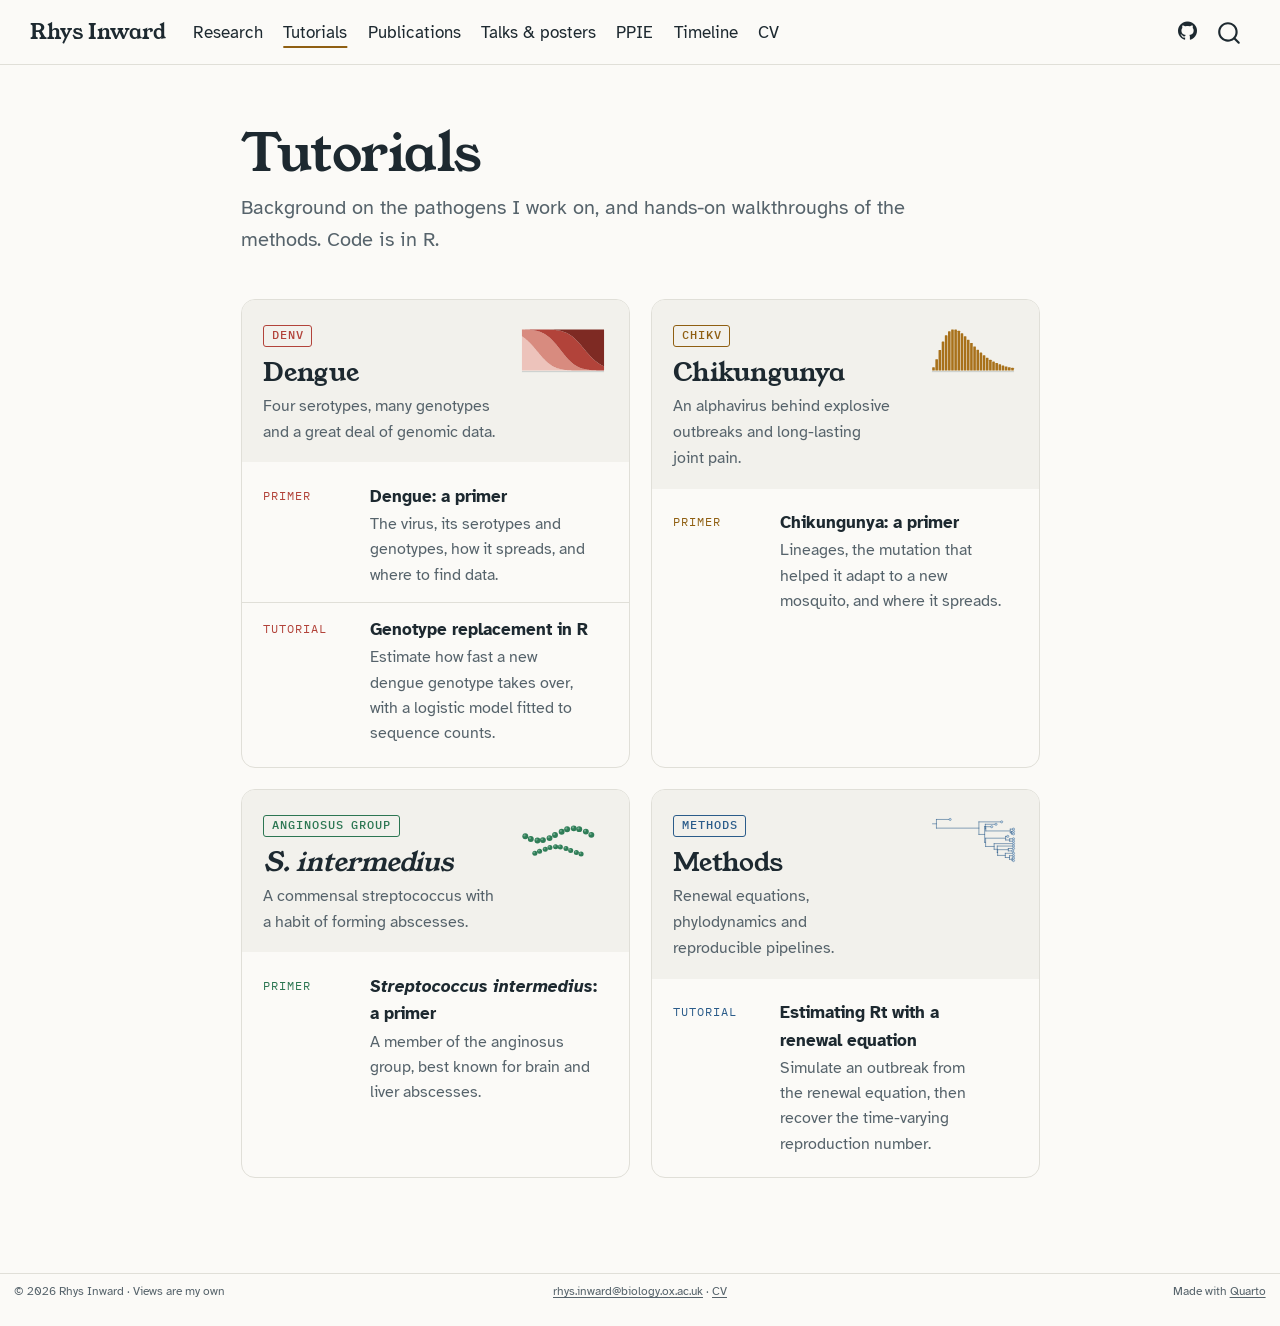
<file: tutorials/index.html>
<!DOCTYPE html>
<html xmlns="http://www.w3.org/1999/xhtml" lang="en" xml:lang="en"><head>

<meta charset="utf-8">
<meta name="generator" content="quarto-1.10.19">

<meta name="viewport" content="width=device-width, initial-scale=1.0, user-scalable=yes">


<title>Tutorials – Rhys Inward</title>
<style>
/* Default styles provided by pandoc.
** See https://pandoc.org/MANUAL.html#variables-for-html for config info.
*/
span.smallcaps{font-variant: small-caps;}
div.columns{display: flex; gap: 1.5em;}
div.column{flex: auto;}
@media screen {
div.columns{gap: min(4vw, 1.5em);}
div.column{overflow-x: auto;}
}
div.hanging-indent{margin-left: 1.5em; text-indent: -1.5em;}
ul.task-list{list-style: none;}
ul.task-list li input[type="checkbox"] {
  width: 0.8em;
  margin: 0 0.8em 0.2em -1em; /* quarto-specific, see https://github.com/quarto-dev/quarto-cli/issues/4556 */ 
  vertical-align: middle;
}
.display.math{display: block; text-align: center; margin: 0.5rem auto;}
</style>


<script src="../site_libs/quarto-nav/quarto-nav.js"></script>
<script src="../site_libs/quarto-nav/headroom.min.js"></script>
<script src="../site_libs/clipboard/clipboard.min.js"></script>
<script src="../site_libs/quarto-search/autocomplete.umd.js"></script>
<script src="../site_libs/quarto-search/fuse.min.js"></script>
<script src="../site_libs/quarto-search/quarto-search.js"></script>
<meta name="quarto:offset" content="../">
<link href="../assets/img/favicon.svg" rel="icon" type="image/svg+xml">
<script src="../site_libs/quarto-listing/list.min.js"></script>
<script src="../site_libs/quarto-listing/quarto-listing.js"></script>
<script src="../site_libs/quarto-html/quarto.js" type="module"></script>
<script src="../site_libs/quarto-html/tabsets/tabsets.js" type="module"></script>
<script src="../site_libs/quarto-html/popper.min.js"></script>
<script src="../site_libs/quarto-html/tippy.umd.min.js"></script>
<script src="../site_libs/quarto-html/anchor.min.js"></script>
<link href="../site_libs/quarto-html/tippy.css" rel="stylesheet">
<link href="../site_libs/quarto-html/quarto-syntax-highlighting-1e2507db5f55d85482394ea8c8ce1bf8.css" rel="stylesheet" id="quarto-text-highlighting-styles">
<script src="../site_libs/bootstrap/bootstrap.min.js"></script>
<link href="../site_libs/bootstrap/bootstrap-icons.css" rel="stylesheet">
<link href="../site_libs/bootstrap/bootstrap-8db7c802f7c6c11e8bea58dade600e51.min.css" rel="stylesheet" append-hash="true" id="quarto-bootstrap" data-mode="light">
<script id="quarto-search-options" type="application/json">{
  "location": "navbar",
  "copy-button": false,
  "collapse-after": 3,
  "panel-placement": "end",
  "type": "overlay",
  "limit": 50,
  "keyboard-shortcut": [
    "f",
    "/",
    "s"
  ],
  "language": {
    "search-no-results-text": "No results",
    "search-matching-documents-text": "matching documents",
    "search-copy-link-title": "Copy link to search",
    "search-hide-matches-text": "Hide additional matches",
    "search-more-match-text": "more match in this document",
    "search-more-matches-text": "more matches in this document",
    "search-clear-button-title": "Clear",
    "search-text-placeholder": "",
    "search-detached-cancel-button-title": "Cancel",
    "search-submit-button-title": "Submit",
    "search-label": "Search"
  }
}</script>
<script>

  window.document.addEventListener("DOMContentLoaded", function (_event) {
    const listingTargetEl = window.document.querySelector('#listing-hubs .list');
    if (!listingTargetEl) {
      // No listing discovered, do not attach.
      return; 
    }

    const options = {
      valueNames: ['listing-project','listing-website','listing-format','listing-execute','listing-engines','listing-_quarto-vars','listing-language','listing-toc','listing-toc-title','listing-title','listing-description','listing-categories','listing-date','listing-image','listing-image-alt','listing-open-graph','listing-twitter-card','listing-path','listing-outputHref','listing-date-modified','listing-author','listing-filename','listing-file-modified','listing-reading-time','listing-word-count',{ data: ['index'] },{ data: ['categories'] },{ data: ['listing-date-sort'] },{ data: ['listing-date-modified-sort'] },{ data: ['listing-file-modified-sort'] },{ data: ['listing-reading-time-sort'] },{ data: ['listing-word-count-sort'] }],
      
      searchColumns: ["listing-project","listing-website","listing-format","listing-execute","listing-engines","listing-_quarto-vars","listing-language","listing-toc","listing-toc-title","listing-title","listing-description","listing-categories","listing-date","listing-image","listing-image-alt","listing-open-graph","listing-twitter-card","listing-path","listing-outputHref","listing-date-modified","listing-author","listing-filename","listing-file-modified","listing-reading-time","listing-word-count"],
    };

    window['quarto-listings'] = window['quarto-listings'] || {};
    window['quarto-listings']['listing-hubs'] = new List('listing-hubs', options);

    if (window['quarto-listing-loaded']) {
      window['quarto-listing-loaded']();
    }
  });

  window.addEventListener('hashchange',() => {
    if (window['quarto-listing-loaded']) {
      window['quarto-listing-loaded']();
    }
  })
  </script>
<style>html{ scroll-behavior: smooth; }</style>
<link rel="preconnect" href="https://fonts.googleapis.com">
<link rel="preconnect" href="https://fonts.gstatic.com" crossorigin="">
<link rel="stylesheet" href="https://fonts.googleapis.com/css2?family=Atkinson+Hyperlegible:ital,wght@0,400;0,700;1,400;1,700&amp;family=IBM+Plex+Mono:wght@400;500&amp;family=Young+Serif&amp;display=swap">


<meta property="og:title" content="Tutorials – Rhys Inward">
<meta property="og:description" content="Background on the pathogens I work on, and hands-on walkthroughs of the methods. Code is in R.">
<meta property="og:image" content="https://rhysinward.github.io/assets/img/card-tutorials.png">
<meta property="og:site_name" content="Rhys Inward">
<meta property="og:image:alt" content="Tutorials by Rhys Inward, with illustrations of dengue, chikungunya, streptococcus and a phylogenetic tree">
<meta property="og:image:height" content="630">
<meta property="og:image:width" content="1200">
<meta name="twitter:title" content="Tutorials – Rhys Inward">
<meta name="twitter:description" content="Background on the pathogens I work on, and hands-on walkthroughs of the methods. Code is in R.">
<meta name="twitter:image" content="https://rhysinward.github.io/assets/img/card-tutorials.png">
<meta name="twitter:image:alt" content="Tutorials by Rhys Inward, with illustrations of dengue, chikungunya, streptococcus and a phylogenetic tree">
<meta name="twitter:card" content="summary_large_image">
<meta name="twitter:image-height" content="630">
<meta name="twitter:image-width" content="1200">
</head>

<body class="nav-fixed fullcontent quarto-light">

<div id="quarto-search-results"></div>
  <header id="quarto-header" class="headroom fixed-top">
    <nav class="navbar navbar-expand-lg " data-bs-theme="dark">
      <div class="navbar-container container-fluid">
      <div class="navbar-brand-container mx-auto">
    <a class="navbar-brand" href="../index.html">
    <span class="navbar-title">Rhys Inward</span>
    </a>
  </div>
            <div id="quarto-search" class="" title="Search"></div>
          <button class="navbar-toggler" type="button" data-bs-toggle="collapse" data-bs-target="#navbarCollapse" aria-controls="navbarCollapse" role="menu" aria-expanded="false" aria-label="Toggle navigation" onclick="if (window.quartoToggleHeadroom) { window.quartoToggleHeadroom(); }">
  <span class="navbar-toggler-icon"></span>
</button>
          <div class="collapse navbar-collapse" id="navbarCollapse">
            <ul class="navbar-nav navbar-nav-scroll me-auto">
  <li class="nav-item">
    <a class="nav-link" href="../research.html"> 
<span class="menu-text">Research</span></a>
  </li>  
  <li class="nav-item">
    <a class="nav-link active" href="../tutorials/index.html" aria-current="page"> 
<span class="menu-text">Tutorials</span></a>
  </li>  
  <li class="nav-item">
    <a class="nav-link" href="../publications.html"> 
<span class="menu-text">Publications</span></a>
  </li>  
  <li class="nav-item">
    <a class="nav-link" href="../talks.html"> 
<span class="menu-text">Talks &amp; posters</span></a>
  </li>  
  <li class="nav-item">
    <a class="nav-link" href="../ppie.html"> 
<span class="menu-text">PPIE</span></a>
  </li>  
  <li class="nav-item">
    <a class="nav-link" href="../timeline.html"> 
<span class="menu-text">Timeline</span></a>
  </li>  
  <li class="nav-item">
    <a class="nav-link" href="../cv.html"> 
<span class="menu-text">CV</span></a>
  </li>  
</ul>
            <ul class="navbar-nav navbar-nav-scroll ms-auto">
  <li class="nav-item compact">
    <a class="nav-link" href="https://github.com/rhysinward"> <i class="bi bi-github" role="img" aria-label="GitHub">
</i> 
<span class="menu-text"></span></a>
  </li>  
</ul>
          </div> <!-- /navcollapse -->
            <div class="quarto-navbar-tools">
</div>
      </div> <!-- /container-fluid -->
    </nav>
</header>
<!-- content -->
<div id="quarto-content" class="quarto-container page-columns page-rows-contents page-layout-article page-navbar">
<!-- sidebar -->
<!-- margin-sidebar -->
    
<!-- main -->
<main class="content" id="quarto-document-content">

<header id="title-block-header" class="quarto-title-block default">
<div class="quarto-title">
<h1 class="title">Tutorials</h1>
<p class="subtitle lead">Background on the pathogens I work on, and hands-on walkthroughs of the methods. Code is in R.</p>
</div>



<div class="quarto-title-meta">

    
  
    
  </div>
  


</header>


<div id="listing-hubs" class="quarto-listing quarto-listing-container-custom">

<div class="hubs">

  <section class="hub p-dengue" id="dengue">
    <div class="hub-head">
      <div>
        <span class="tag">DENV</span>
        <h2 class="anchored">Dengue</h2>
        <p>Four serotypes, many genotypes and a great deal of genomic data.</p>
      </div>
      <img src="../assets/img/dengue.svg" alt="">
    </div>
    <ul>
    
      <li><a href="../tutorials/dengue-primer.html">
        <span class="hub-kind">Primer</span>
        <span class="hub-title">Dengue: a primer</span>
        <span class="hub-desc">The virus, its serotypes and genotypes, how it spreads, and where to find data.</span>
      </a></li>
    
      <li><a href="../tutorials/genotype-replacement.html">
        <span class="hub-kind">Tutorial</span>
        <span class="hub-title">Genotype replacement in R</span>
        <span class="hub-desc">Estimate how fast a new dengue genotype takes over, with a logistic model fitted to sequence counts.</span>
      </a></li>
    
    
    </ul>
  </section>

  <section class="hub p-chik" id="chikungunya">
    <div class="hub-head">
      <div>
        <span class="tag">CHIKV</span>
        <h2 class="anchored">Chikungunya</h2>
        <p>An alphavirus behind explosive outbreaks and long-lasting joint pain.</p>
      </div>
      <img src="../assets/img/chikv.svg" alt="">
    </div>
    <ul>
    
      <li><a href="../tutorials/chikungunya-primer.html">
        <span class="hub-kind">Primer</span>
        <span class="hub-title">Chikungunya: a primer</span>
        <span class="hub-desc">Lineages, the mutation that helped it adapt to a new mosquito, and where it spreads.</span>
      </a></li>
    
    
    </ul>
  </section>

  <section class="hub p-strep" id="s-intermedius">
    <div class="hub-head">
      <div>
        <span class="tag">Anginosus group</span>
        <h2 class="anchored"><em>S.&nbsp;intermedius</em></h2>
        <p>A commensal streptococcus with a habit of forming abscesses.</p>
      </div>
      <img src="../assets/img/strep.svg" alt="">
    </div>
    <ul>
    
      <li><a href="../tutorials/s-intermedius-primer.html">
        <span class="hub-kind">Primer</span>
        <span class="hub-title"><em>Streptococcus intermedius</em>: a primer</span>
        <span class="hub-desc">A member of the anginosus group, best known for brain and liver abscesses.</span>
      </a></li>
    
    
    </ul>
  </section>

  <section class="hub p-methods" id="methods">
    <div class="hub-head">
      <div>
        <span class="tag">Methods</span>
        <h2 class="anchored">Methods</h2>
        <p>Renewal equations, phylodynamics and reproducible pipelines.</p>
      </div>
      <img src="../assets/img/methods.svg" alt="">
    </div>
    <ul>
    
      <li><a href="../tutorials/renewal-rt.html">
        <span class="hub-kind">Tutorial</span>
        <span class="hub-title">Estimating Rt with a renewal equation</span>
        <span class="hub-desc">Simulate an outbreak from the renewal equation, then recover the time-varying reproduction number.</span>
      </a></li>
    
    
    </ul>
  </section>

</div>
<div class="listing-no-matching d-none">No matching items</div>
</div>




</main> <!-- /main -->
<script>
document.querySelectorAll(".chip-filter").forEach(group => {
  const items = () => document.querySelectorAll(group.dataset.target);
  const sides = () => {
    let i = 0;
    items().forEach(el => { if (!el.hidden) el.dataset.side = i++ % 2 ? "r" : "l"; });
  };
  group.addEventListener("click", e => {
    const btn = e.target.closest(".chip");
    if (!btn) return;
    group.querySelectorAll(".chip").forEach(b => b.setAttribute("aria-pressed", String(b === btn)));
    const kind = btn.dataset.kind;
    items().forEach(el => {
      el.hidden = kind === "key" ? el.dataset.key !== "true" : kind !== "all" && el.dataset.kind !== kind;
    });
    sides();
  });
});
</script>
<script>
// Accessibility and navigation fixes for Quarto's built-in markup.
(() => {
  const ready = fn => document.readyState === "loading" ? document.addEventListener("DOMContentLoaded", fn) : fn();
  ready(() => {
    // The menu button is a disclosure, not a menu; name the main navigation.
    document.querySelectorAll(".navbar-toggler[role='menu']").forEach(b => b.removeAttribute("role"));
    const mainNav = document.querySelector("#quarto-header nav");
    if (mainNav && !mainNav.hasAttribute("aria-label")) mainNav.setAttribute("aria-label", "Main");

    // Listing card titles are h5 straight under a section h2; announce them as h3.
    document.querySelectorAll(".quarto-grid-item h5.card-title").forEach(h => h.setAttribute("aria-level", "3"));

    // Wide output blocks scroll sideways; make them reachable by keyboard.
    const outputs = document.querySelectorAll(".cell-output pre");
    const markScroll = pre => {
      const wide = pre.scrollWidth > pre.clientWidth + 1;
      if (wide) {
        pre.tabIndex = 0;
        pre.setAttribute("role", "region");
        // Each region needs its own name.
        pre.setAttribute("aria-label", `Code output ${[...outputs].indexOf(pre) + 1} of ${outputs.length}, scrolls sideways`);
      } else if (pre.getAttribute("role") === "region") {
        pre.removeAttribute("tabindex");
        pre.removeAttribute("role");
        pre.removeAttribute("aria-label");
      }
    };
    outputs.forEach(markScroll);
    if (outputs.length && "ResizeObserver" in window) {
      const ro = new ResizeObserver(entries => entries.forEach(e => markScroll(e.target)));
      outputs.forEach(pre => ro.observe(pre));
    }

    // Topic tags on a tutorial point at that topic on the tutorials page, not at
    // a filtered list on the home page. Quarto wraps each tag in a link once it
    // has loaded listings.json, so rewrite the link whenever it appears.
    const cats = document.querySelector("header.quarto-title-block .quarto-categories");
    if (cats) {
      const offset = document.querySelector("meta[name='quarto:offset']")?.content || "./";
      const hubs = ["Dengue", "Chikungunya", "S. intermedius", "Methods"];
      const slug = s => s.toLowerCase().replace(/[^a-z0-9]+/g, "-").replace(/^-|-$/g, "");
      const target = name => offset + "tutorials/index.html" + (hubs.includes(name) ? "#" + slug(name) : "");
      const fix = () => {
        // If our fallback link was wrapped again by Quarto, keep just one link.
        cats.querySelectorAll(".quarto-category a a").forEach(inner => inner.replaceWith(...inner.childNodes));
        cats.querySelectorAll(".quarto-category a").forEach(a => {
          const want = target(a.closest(".quarto-category").textContent.trim());
          if (a.getAttribute("href") !== want) a.setAttribute("href", want);
        });
      };
      fix();
      new MutationObserver(fix).observe(cats, { childList: true, subtree: true });
      // If Quarto never adds its links (listings.json unavailable), add them.
      window.addEventListener("load", () => setTimeout(() => {
        cats.querySelectorAll(".quarto-category").forEach(tag => {
          if (tag.querySelector("a")) return;
          const a = document.createElement("a");
          a.href = target(tag.textContent.trim());
          a.append(...tag.childNodes);
          tag.append(a);
        });
      }, 2000));
    }
  });

  // Search overlay: keep Tab inside it while open, let Escape close it from
  // anywhere, and return focus to the search button when it closes.
  document.addEventListener("keydown", e => {
    const box = document.querySelector(".aa-DetachedContainer");
    if (!box) return;
    if (e.key === "Escape" && document.activeElement !== box.querySelector("input")) {
      box.querySelector(".aa-DetachedCancelButton")?.click();
      return;
    }
    if (e.key !== "Tab") return;
    const stops = [...box.querySelectorAll("input, button, a[href], [tabindex]:not([tabindex='-1'])")]
      .filter(el => !el.disabled && el.getClientRects().length && !el.matches(".aa-SubmitButton"));
    if (!stops.length) return;
    const first = stops[0], last = stops[stops.length - 1], here = document.activeElement;
    if (!box.contains(here)) { e.preventDefault(); first.focus(); }
    else if (e.shiftKey && here === first) { e.preventDefault(); last.focus(); }
    else if (!e.shiftKey && here === last) { e.preventDefault(); first.focus(); }
  }, true);
  let wasOpen = false;
  new MutationObserver(() => {
    const open = !!document.querySelector(".aa-DetachedOverlay");
    if (wasOpen && !open) {
      // Wait a tick: the overlay's own close may still be moving focus.
      setTimeout(() => {
        const btn = document.querySelector(".aa-DetachedSearchButton");
        const here = document.activeElement;
        if (btn && (!here || here === document.body || !here.isConnected)) btn.focus();
      }, 0);
    }
    wasOpen = open;
  }).observe(document.body, { childList: true });

  // Escape closes the phone menu and returns focus to the menu button.
  document.addEventListener("keydown", e => {
    if (e.key !== "Escape" || document.querySelector(".aa-DetachedContainer")) return;
    const menu = document.querySelector("#navbarCollapse.show");
    if (!menu || !window.bootstrap) return;
    bootstrap.Collapse.getOrCreateInstance(menu).hide();
    document.querySelector(".navbar-toggler")?.focus();
  });
})();
</script>
<script>
// Home hero animation: plays muted while on screen, never starts by itself for
// people who prefer reduced motion, and can always be paused or played.
(() => {
  const fig = document.querySelector(".hero-video");
  if (!fig) return;
  const video = fig.querySelector("video");
  const btn = fig.querySelector(".hero-video-toggle");
  const reduce = window.matchMedia("(prefers-reduced-motion: reduce)");
  video.controls = false;
  btn.hidden = false;
  let stopped = reduce.matches;   // paused by the visitor, or by their motion setting
  let onScreen = false;
  const sync = () => {
    btn.classList.toggle("is-paused", video.paused);
    btn.setAttribute("aria-label", video.paused ? "Play the animation" : "Pause the animation");
  };
  // The first play continues from the poster frame (data-poster-time, in
  // seconds) so the picture does not jump back to the start; it then loops.
  let started = false;
  let played = false;
  const update = () => {
    if (!stopped && onScreen) {
      if (!started && video.dataset.posterTime) {
        started = true;
        const seek = () => { video.currentTime = parseFloat(video.dataset.posterTime); };
        if (video.readyState >= 1) seek();
        else video.addEventListener("loadedmetadata", seek, { once: true });
      }
      // Only a refusal to autoplay counts as stopped; an AbortError just means
      // our own pause() (e.g. scrolling away) interrupted a pending play().
      const first = !played;
      played = true;
      video.play().then(() => {
        // On the first play only: if the browser reset the position while
        // loading, apply the poster time once more.
        const p = parseFloat(video.dataset.posterTime || "0");
        if (first && p && video.currentTime < 1) video.currentTime = p;
      }).catch(e => { if (e.name === "NotAllowedError") { stopped = true; sync(); } });
    } else {
      video.pause();
    }
  };
  btn.addEventListener("click", () => {
    stopped = !video.paused;
    if (!stopped) onScreen = true;
    update();
  });
  video.addEventListener("play", sync);
  video.addEventListener("pause", sync);
  if ("IntersectionObserver" in window) {
    new IntersectionObserver(([entry]) => { onScreen = entry.isIntersecting; update(); }, { threshold: 0.2 }).observe(video);
  } else {
    onScreen = true; update();
  }
  reduce.addEventListener?.("change", () => { if (reduce.matches) { stopped = true; update(); } });
  sync();
})();
</script>
<script id="quarto-html-after-body" type="application/javascript">
  window.document.addEventListener("DOMContentLoaded", function (event) {
    const icon = "";
    const anchorJS = new window.AnchorJS();
    anchorJS.options = {
      placement: 'right',
      icon: icon
    };
    anchorJS.add('.anchored');
    const isCodeAnnotation = (el) => {
      for (const clz of el.classList) {
        if (clz.startsWith('code-annotation-')) {                     
          return true;
        }
      }
      return false;
    }
    const onCopySuccess = function(e) {
      // button target
      const button = e.trigger;
      // don't keep focus
      button.blur();
      // flash "checked"
      button.classList.add('code-copy-button-checked');
      var currentTitle = button.getAttribute("title");
      button.setAttribute("title", "Copied!");
      let tooltip;
      if (window.bootstrap) {
        button.setAttribute("data-bs-toggle", "tooltip");
        button.setAttribute("data-bs-placement", "left");
        button.setAttribute("data-bs-title", "Copied!");
        tooltip = new bootstrap.Tooltip(button, 
          { trigger: "manual", 
            customClass: "code-copy-button-tooltip",
            offset: [0, -8]});
        tooltip.show();    
      }
      setTimeout(function() {
        if (tooltip) {
          tooltip.hide();
          button.removeAttribute("data-bs-title");
          button.removeAttribute("data-bs-toggle");
          button.removeAttribute("data-bs-placement");
        }
        button.setAttribute("title", currentTitle);
        button.classList.remove('code-copy-button-checked');
      }, 1000);
      // clear code selection
      e.clearSelection();
    }
    const getTextToCopy = function(trigger) {
      const outerScaffold = trigger.parentElement.cloneNode(true);
      const codeEl = outerScaffold.querySelector('code');
      for (const childEl of codeEl.children) {
        if (isCodeAnnotation(childEl)) {
          childEl.remove();
        }
      }
      return codeEl.innerText;
    }
    const clipboard = new window.ClipboardJS('.code-copy-button:not([data-in-quarto-modal])', {
      text: getTextToCopy
    });
    clipboard.on('success', onCopySuccess);
    if (window.document.getElementById('quarto-embedded-source-code-modal')) {
      const clipboardModal = new window.ClipboardJS('.code-copy-button[data-in-quarto-modal]', {
        text: getTextToCopy,
        container: window.document.getElementById('quarto-embedded-source-code-modal')
      });
      clipboardModal.on('success', onCopySuccess);
    }
      var localhostRegex = new RegExp(/^(?:http|https):\/\/localhost\:?[0-9]*\//);
      var mailtoRegex = new RegExp(/^mailto:/);
        var filterRegex = new RegExp("https:\/\/rhysinward\.github\.io");
      var isInternal = (href) => {
          return filterRegex.test(href) || localhostRegex.test(href) || mailtoRegex.test(href);
      }
      // Inspect non-navigation links and adorn them if external
     var links = window.document.querySelectorAll('a[href]:not(.nav-link):not(.navbar-brand):not(.toc-action):not(.sidebar-link):not(.sidebar-item-toggle):not(.pagination-link):not(.no-external):not([aria-hidden]):not(.dropdown-item):not(.quarto-navigation-tool):not(.about-link)');
      for (var i=0; i<links.length; i++) {
        const link = links[i];
        if (!isInternal(link.href)) {
          // undo the damage that might have been done by quarto-nav.js in the case of
          // links that we want to consider external
          if (link.dataset.originalHref !== undefined) {
            link.href = link.dataset.originalHref;
          }
            // target, if specified
            link.setAttribute("target", "_blank");
            if (link.getAttribute("rel") === null) {
              link.setAttribute("rel", "noopener");
            }
        }
      }
    function tippyHover(el, contentFn, onTriggerFn, onUntriggerFn) {
      const config = {
        allowHTML: true,
        maxWidth: 500,
        delay: 100,
        arrow: false,
        appendTo: function(el) {
            return el.parentElement;
        },
        interactive: true,
        interactiveBorder: 10,
        theme: 'quarto',
        placement: 'bottom-start',
      };
      if (contentFn) {
        config.content = contentFn;
      }
      if (onTriggerFn) {
        config.onTrigger = onTriggerFn;
      }
      if (onUntriggerFn) {
        config.onUntrigger = onUntriggerFn;
      }
      window.tippy(el, config); 
    }
    const noterefs = window.document.querySelectorAll('a[role="doc-noteref"]');
    for (var i=0; i<noterefs.length; i++) {
      const ref = noterefs[i];
      tippyHover(ref, function() {
        // use id or data attribute instead here
        let href = ref.getAttribute('data-footnote-href') || ref.getAttribute('href');
        try { href = new URL(href).hash; } catch {}
        const id = href.replace(/^#\/?/, "");
        const note = window.document.getElementById(id);
        if (note) {
          return note.innerHTML;
        } else {
          return "";
        }
      });
    }
    const xrefs = window.document.querySelectorAll('a.quarto-xref');
    const processXRef = (id, note) => {
      // Strip column container classes
      const stripColumnClz = (el) => {
        el.classList.remove("page-full", "page-columns");
        if (el.children) {
          for (const child of el.children) {
            stripColumnClz(child);
          }
        }
      }
      stripColumnClz(note)
      if (id === null || id.startsWith('sec-')) {
        // Special case sections, only their first couple elements
        const container = document.createElement("div");
        if (note.children && note.children.length > 2) {
          container.appendChild(note.children[0].cloneNode(true));
          for (let i = 1; i < note.children.length; i++) {
            const child = note.children[i];
            if (child.tagName === "P" && child.innerText === "") {
              continue;
            } else {
              container.appendChild(child.cloneNode(true));
              break;
            }
          }
          if (window.Quarto?.typesetMath) {
            window.Quarto.typesetMath(container);
          }
          return container.innerHTML
        } else {
          if (window.Quarto?.typesetMath) {
            window.Quarto.typesetMath(note);
          }
          return note.innerHTML;
        }
      } else {
        // Remove any anchor links if they are present
        const anchorLink = note.querySelector('a.anchorjs-link');
        if (anchorLink) {
          anchorLink.remove();
        }
        if (window.Quarto?.typesetMath) {
          window.Quarto.typesetMath(note);
        }
        if (note.classList.contains("callout")) {
          return note.outerHTML;
        } else {
          return note.innerHTML;
        }
      }
    }
    for (var i=0; i<xrefs.length; i++) {
      const xref = xrefs[i];
      tippyHover(xref, undefined, function(instance) {
        instance.disable();
        let url = xref.getAttribute('href');
        let hash = undefined; 
        if (url.startsWith('#')) {
          hash = url;
        } else {
          try { hash = new URL(url).hash; } catch {}
        }
        if (hash) {
          const id = hash.replace(/^#\/?/, "");
          const note = window.document.getElementById(id);
          if (note !== null) {
            try {
              const html = processXRef(id, note.cloneNode(true));
              instance.setContent(html);
            } finally {
              instance.enable();
              instance.show();
            }
          } else {
            // See if we can fetch this
            fetch(url.split('#')[0])
            .then(res => res.text())
            .then(html => {
              const parser = new DOMParser();
              const htmlDoc = parser.parseFromString(html, "text/html");
              const note = htmlDoc.getElementById(id);
              if (note !== null) {
                const html = processXRef(id, note);
                instance.setContent(html);
              } 
            }).finally(() => {
              instance.enable();
              instance.show();
            });
          }
        } else {
          // See if we can fetch a full url (with no hash to target)
          // This is a special case and we should probably do some content thinning / targeting
          fetch(url)
          .then(res => res.text())
          .then(html => {
            const parser = new DOMParser();
            const htmlDoc = parser.parseFromString(html, "text/html");
            const note = htmlDoc.querySelector('main.content');
            if (note !== null) {
              // This should only happen for chapter cross references
              // (since there is no id in the URL)
              // remove the first header
              if (note.children.length > 0 && note.children[0].tagName === "HEADER") {
                note.children[0].remove();
              }
              const html = processXRef(null, note);
              instance.setContent(html);
            } 
          }).finally(() => {
            instance.enable();
            instance.show();
          });
        }
      }, function(instance) {
      });
    }
        let selectedAnnoteEl;
        const selectorForAnnotation = ( cell, annotation) => {
          let cellAttr = 'data-code-cell="' + cell + '"';
          let lineAttr = 'data-code-annotation="' +  annotation + '"';
          const selector = 'span[' + cellAttr + '][' + lineAttr + ']';
          return selector;
        }
        const selectCodeLines = (annoteEl) => {
          const doc = window.document;
          const targetCell = annoteEl.getAttribute("data-target-cell");
          const targetAnnotation = annoteEl.getAttribute("data-target-annotation");
          const annoteSpan = window.document.querySelector(selectorForAnnotation(targetCell, targetAnnotation));
          const lines = annoteSpan.getAttribute("data-code-lines").split(",");
          const lineIds = lines.map((line) => {
            return targetCell + "-" + line;
          })
          let top = null;
          let height = null;
          let parent = null;
          if (lineIds.length > 0) {
              //compute the position of the single el (top and bottom and make a div)
              const el = window.document.getElementById(lineIds[0]);
              top = el.offsetTop;
              height = el.offsetHeight;
              parent = el.parentElement.parentElement;
            if (lineIds.length > 1) {
              const lastEl = window.document.getElementById(lineIds[lineIds.length - 1]);
              const bottom = lastEl.offsetTop + lastEl.offsetHeight;
              height = bottom - top;
            }
            if (top !== null && height !== null && parent !== null) {
              // cook up a div (if necessary) and position it 
              let div = window.document.getElementById("code-annotation-line-highlight");
              if (div === null) {
                div = window.document.createElement("div");
                div.setAttribute("id", "code-annotation-line-highlight");
                div.style.position = 'absolute';
                parent.appendChild(div);
              }
              div.style.top = top - 2 + "px";
              div.style.height = height + 4 + "px";
              div.style.left = 0;
              let gutterDiv = window.document.getElementById("code-annotation-line-highlight-gutter");
              if (gutterDiv === null) {
                gutterDiv = window.document.createElement("div");
                gutterDiv.setAttribute("id", "code-annotation-line-highlight-gutter");
                gutterDiv.style.position = 'absolute';
                const codeCell = window.document.getElementById(targetCell);
                const gutter = codeCell.querySelector('.code-annotation-gutter');
                gutter.appendChild(gutterDiv);
              }
              gutterDiv.style.top = top - 2 + "px";
              gutterDiv.style.height = height + 4 + "px";
            }
            selectedAnnoteEl = annoteEl;
          }
        };
        const unselectCodeLines = () => {
          const elementsIds = ["code-annotation-line-highlight", "code-annotation-line-highlight-gutter"];
          elementsIds.forEach((elId) => {
            const div = window.document.getElementById(elId);
            if (div) {
              div.remove();
            }
          });
          selectedAnnoteEl = undefined;
        };
          // Handle positioning of the toggle
      window.addEventListener(
        "resize",
        throttle(() => {
          elRect = undefined;
          if (selectedAnnoteEl) {
            selectCodeLines(selectedAnnoteEl);
          }
        }, 10)
      );
      function throttle(fn, ms) {
      let throttle = false;
      let timer;
        return (...args) => {
          if(!throttle) { // first call gets through
              fn.apply(this, args);
              throttle = true;
          } else { // all the others get throttled
              if(timer) clearTimeout(timer); // cancel #2
              timer = setTimeout(() => {
                fn.apply(this, args);
                timer = throttle = false;
              }, ms);
          }
        };
      }
        // Attach click handler to the DT
        const annoteDls = window.document.querySelectorAll('dt[data-target-cell]');
        for (const annoteDlNode of annoteDls) {
          annoteDlNode.addEventListener('click', (event) => {
            const clickedEl = event.target;
            if (clickedEl !== selectedAnnoteEl) {
              unselectCodeLines();
              const activeEl = window.document.querySelector('dt[data-target-cell].code-annotation-active');
              if (activeEl) {
                activeEl.classList.remove('code-annotation-active');
              }
              selectCodeLines(clickedEl);
              clickedEl.classList.add('code-annotation-active');
            } else {
              // Unselect the line
              unselectCodeLines();
              clickedEl.classList.remove('code-annotation-active');
            }
          });
        }
    const findCites = (el) => {
      const parentEl = el.parentElement;
      if (parentEl) {
        const cites = parentEl.dataset.cites;
        if (cites) {
          return {
            el,
            cites: cites.split(' ')
          };
        } else {
          return findCites(el.parentElement)
        }
      } else {
        return undefined;
      }
    };
    var bibliorefs = window.document.querySelectorAll('a[role="doc-biblioref"]');
    for (var i=0; i<bibliorefs.length; i++) {
      const ref = bibliorefs[i];
      const citeInfo = findCites(ref);
      if (citeInfo) {
        tippyHover(citeInfo.el, function() {
          var popup = window.document.createElement('div');
          citeInfo.cites.forEach(function(cite) {
            var citeDiv = window.document.createElement('div');
            citeDiv.classList.add('hanging-indent');
            citeDiv.classList.add('csl-entry');
            var biblioDiv = window.document.getElementById('ref-' + cite);
            if (biblioDiv) {
              citeDiv.innerHTML = biblioDiv.innerHTML;
            }
            popup.appendChild(citeDiv);
          });
          return popup.innerHTML;
        });
      }
    }
  });
  </script>
</div> <!-- /content -->
<footer class="footer">
  <div class="nav-footer">
    <div class="nav-footer-left">
<p>© 2026 Rhys Inward · Views are my own</p>
</div>   
    <div class="nav-footer-center">
<p><a href="mailto:rhys.inward@biology.ox.ac.uk">rhys.inward@biology.ox.ac.uk</a> · <a href="../cv.html">CV</a></p>
</div>
    <div class="nav-footer-right">
<p>Made with <a href="https://quarto.org">Quarto</a></p>
</div>
  </div>
</footer>




<script src="../site_libs/quarto-html/zenscroll-min.js"></script>
</body></html>
</file>
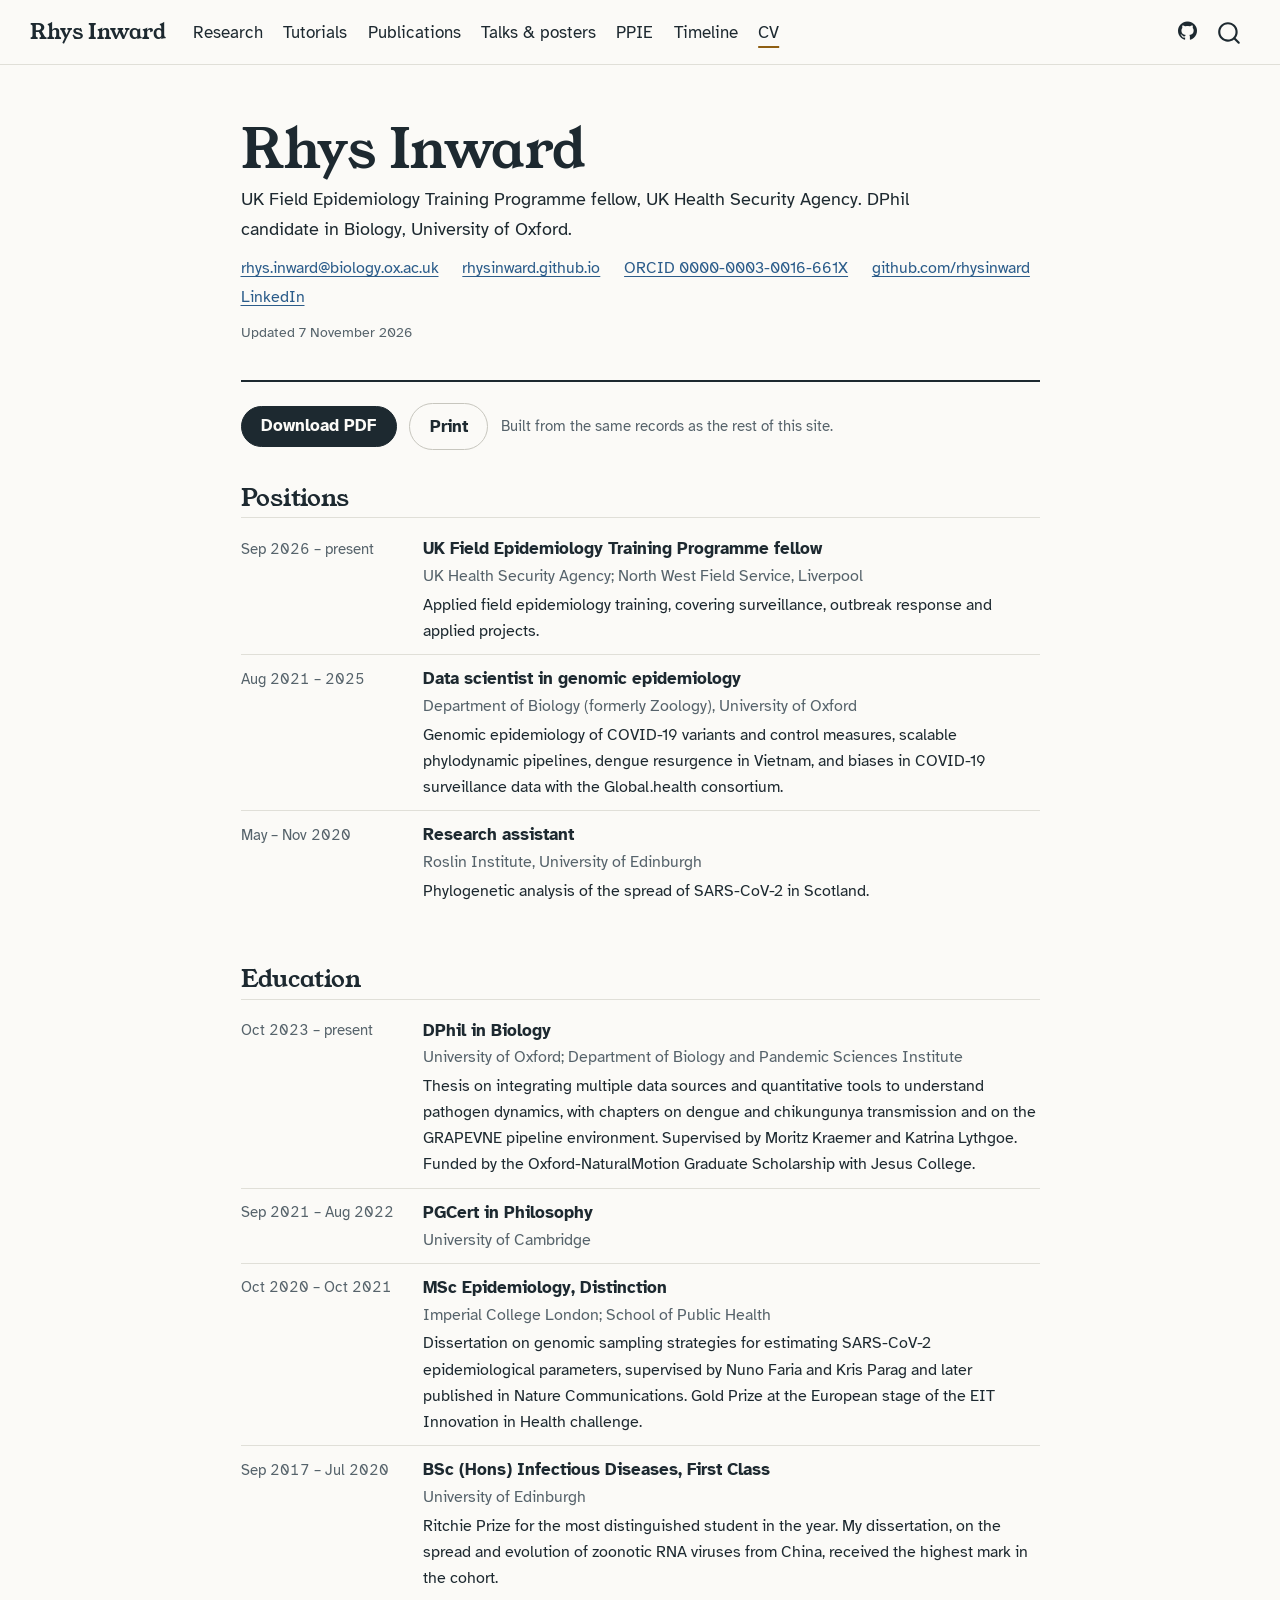
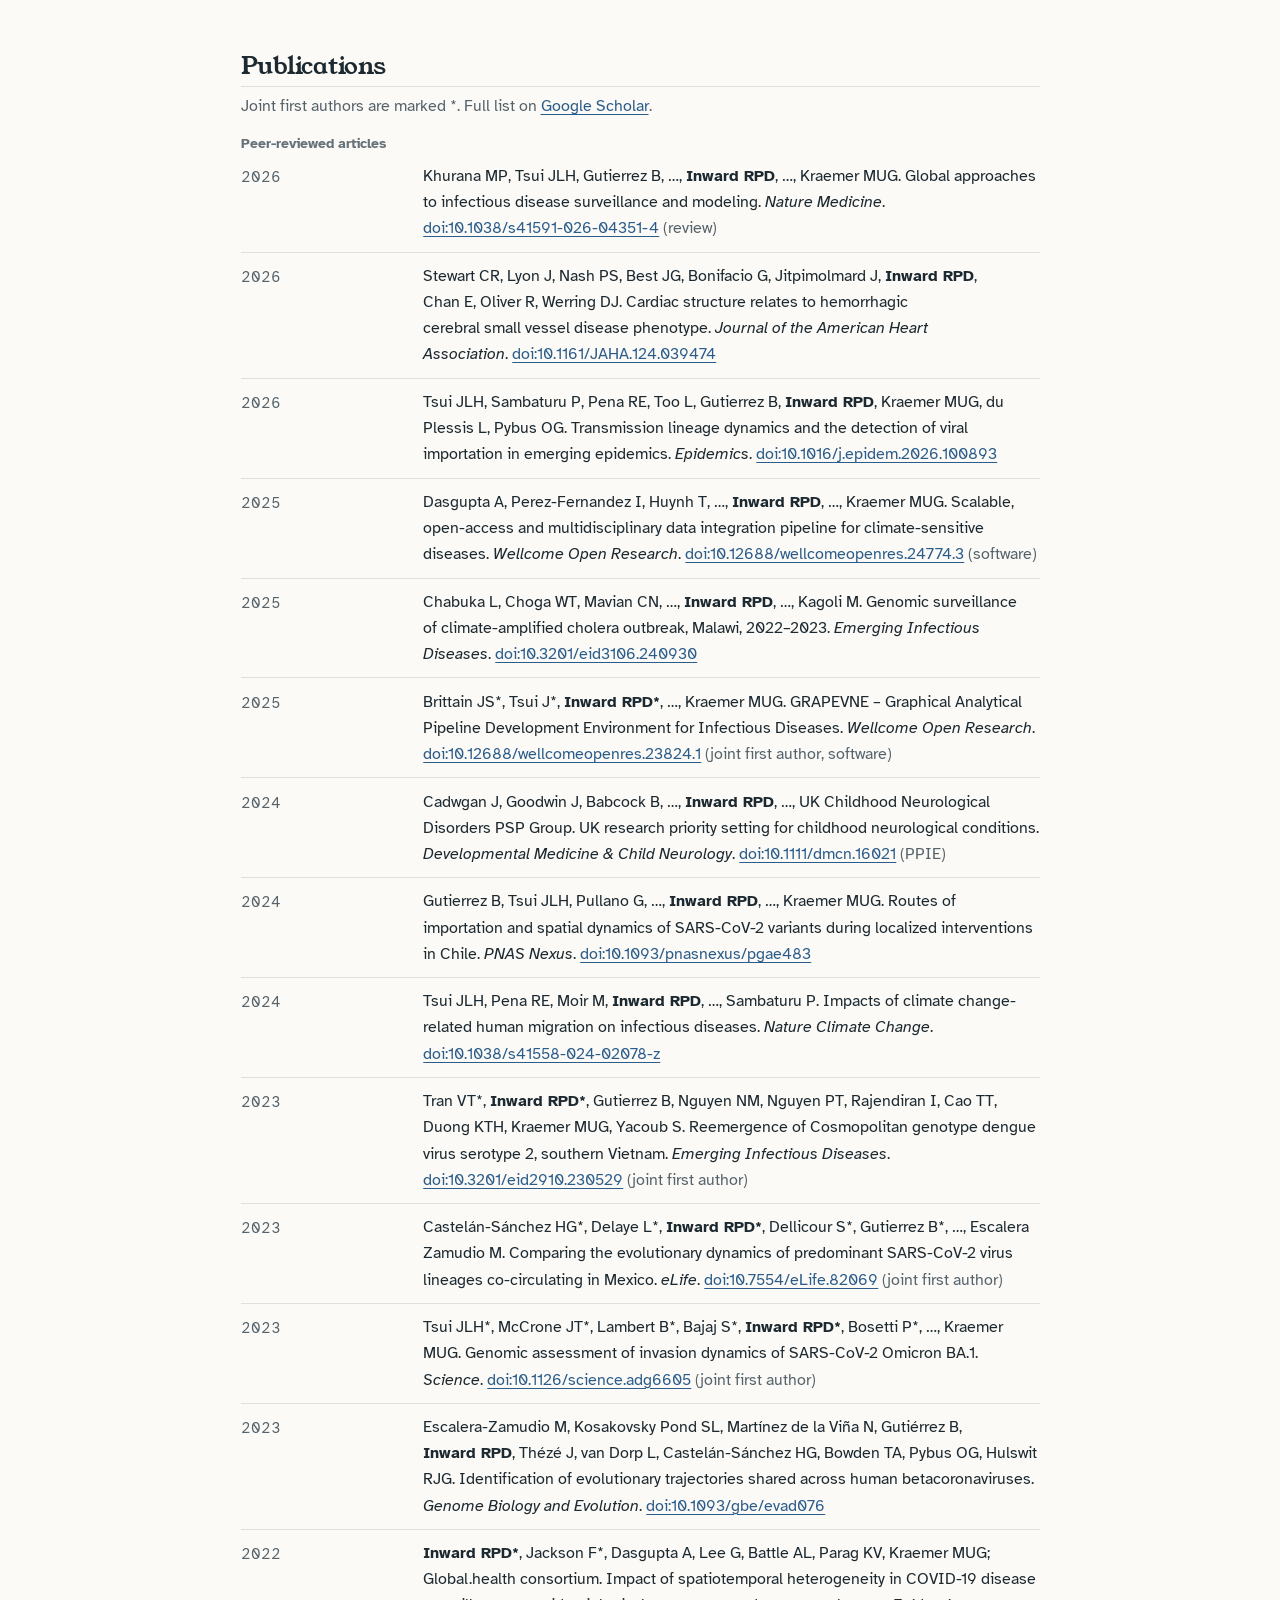
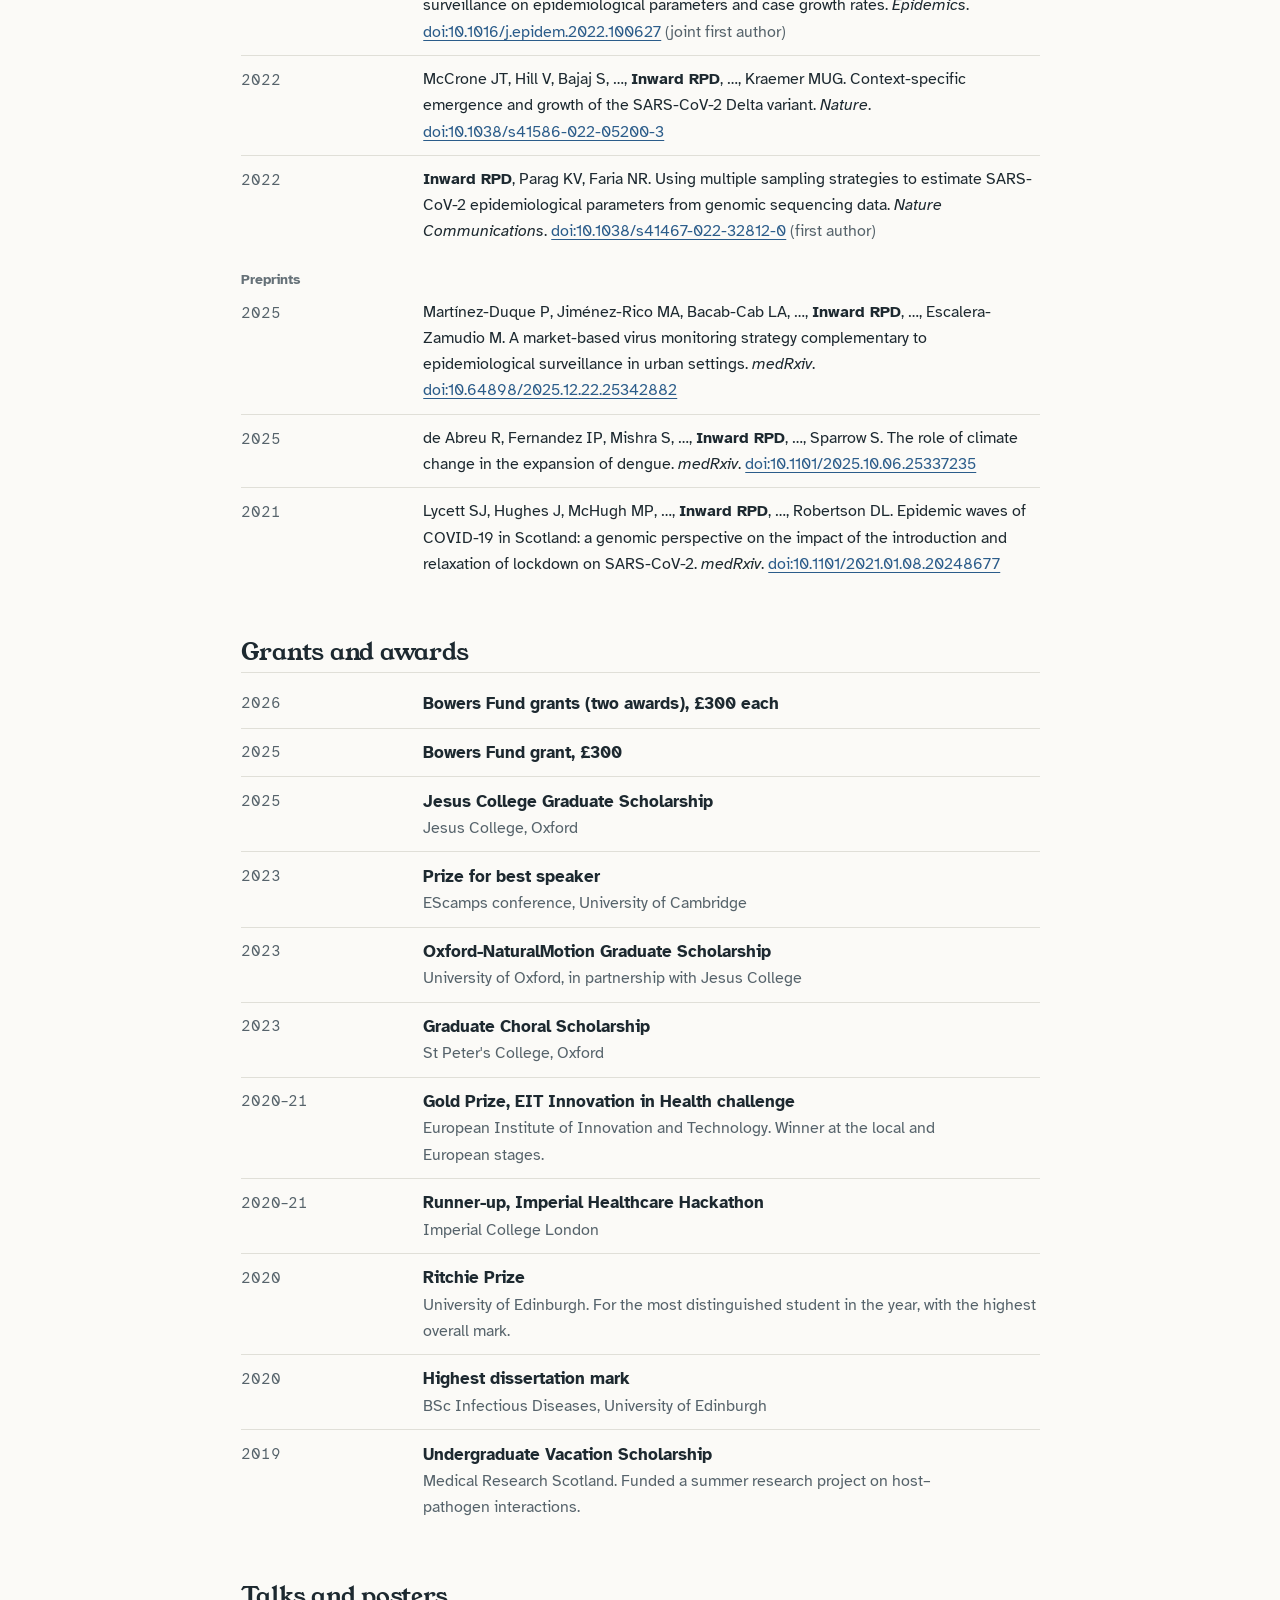
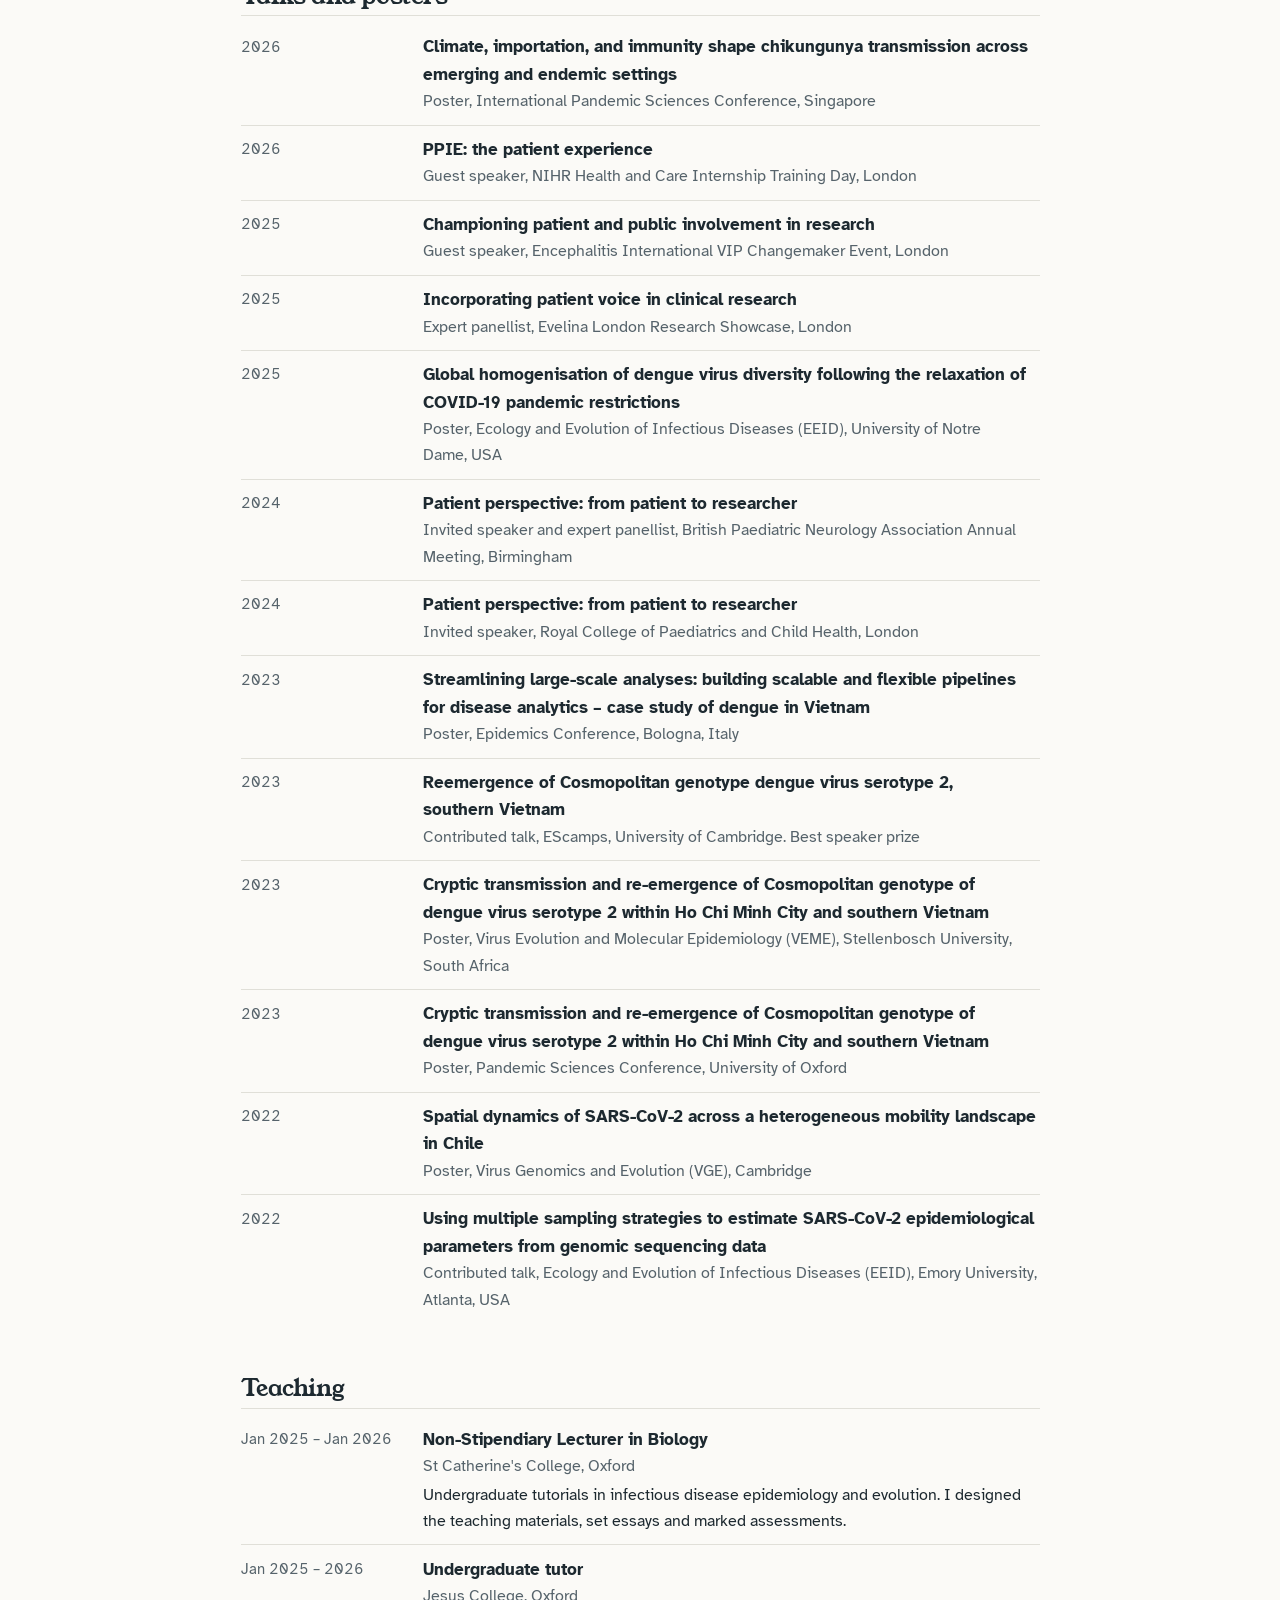
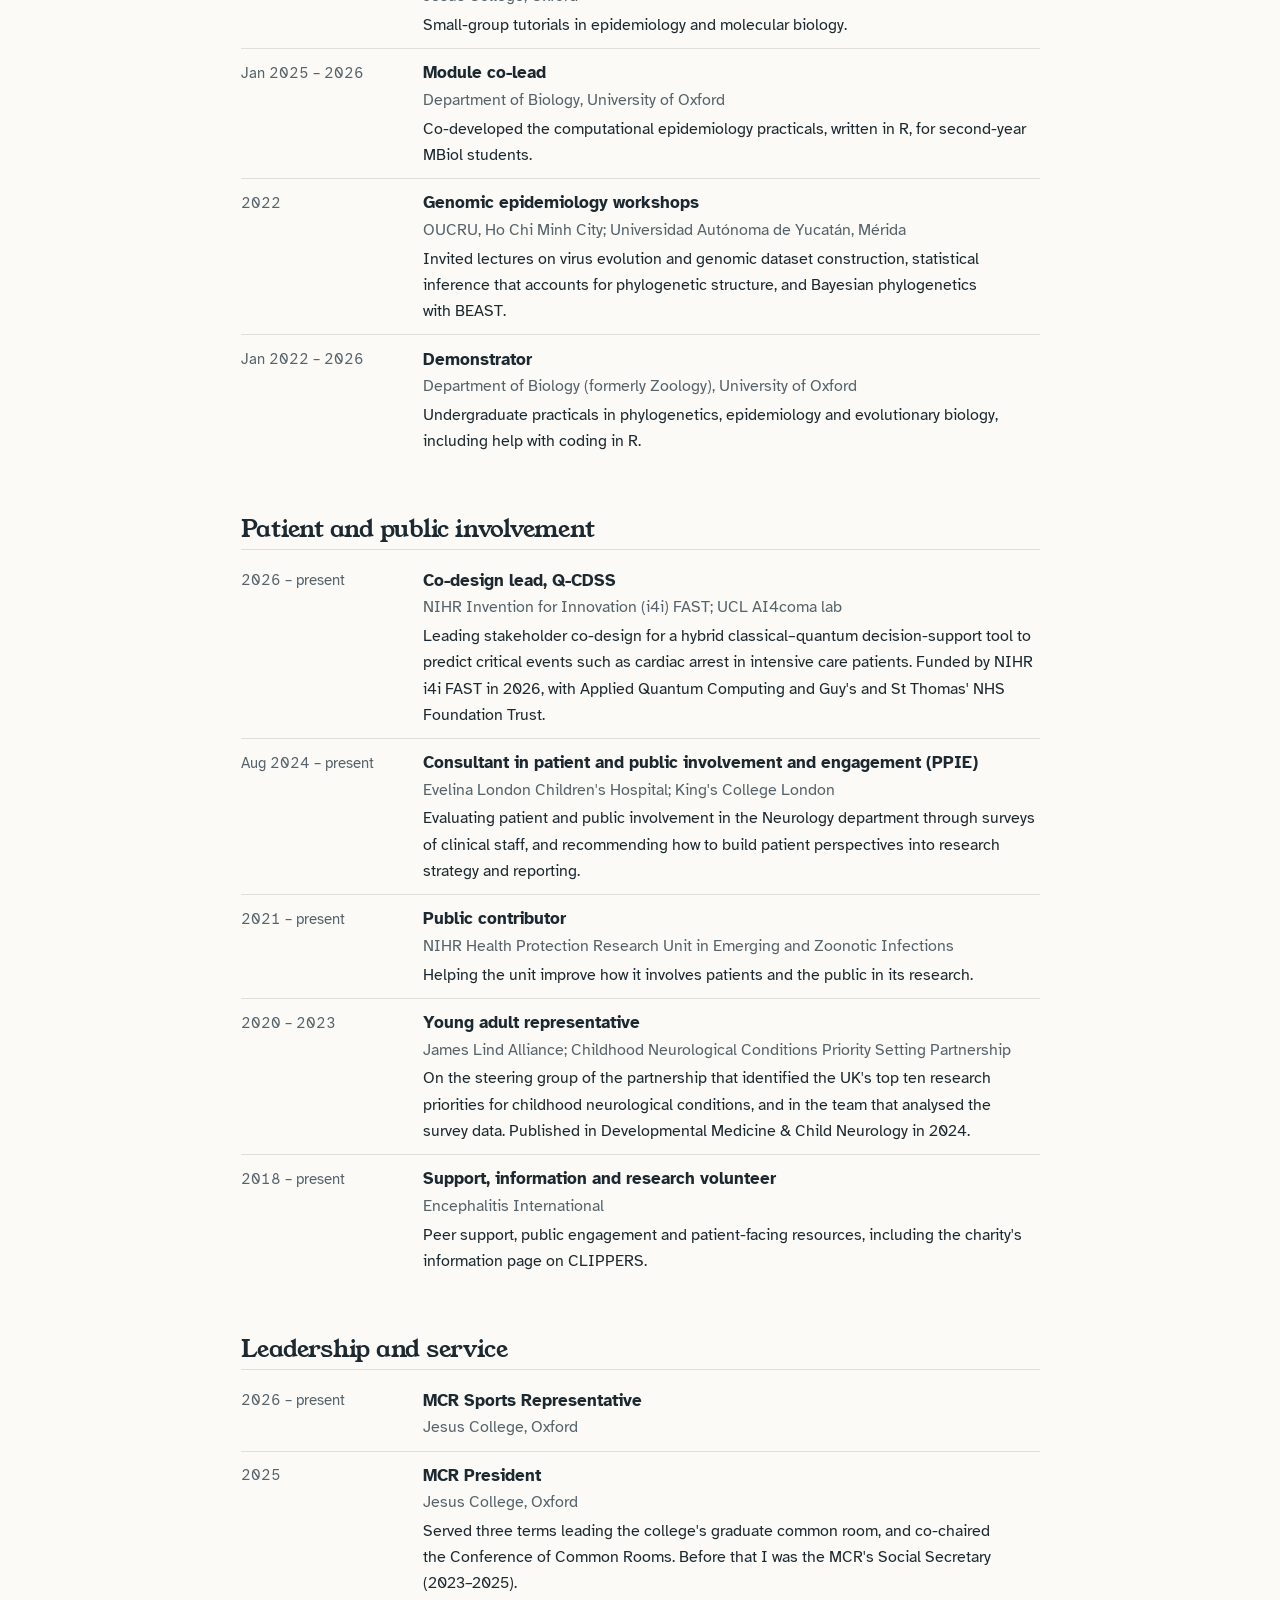
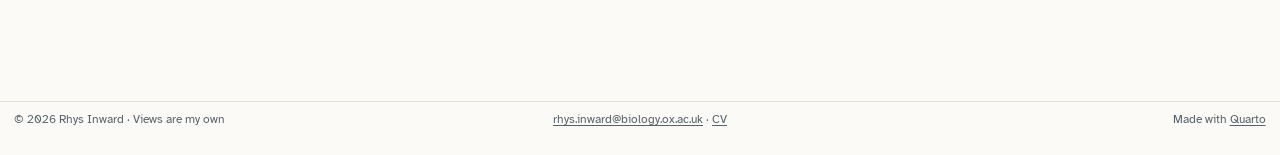
<file: cv.html>
<!DOCTYPE html>
<html xmlns="http://www.w3.org/1999/xhtml" lang="en" xml:lang="en"><head>

<meta charset="utf-8">
<meta name="generator" content="quarto-1.10.19">

<meta name="viewport" content="width=device-width, initial-scale=1.0, user-scalable=yes">

<meta name="dcterms.date" content="2026-11-07">
<meta name="description" content="Curriculum vitae of Rhys Inward: field epidemiology fellow at UKHSA and Oxford DPhil candidate in genomic epidemiology.">

<title>CV – Rhys Inward</title>
<style>
/* Default styles provided by pandoc.
** See https://pandoc.org/MANUAL.html#variables-for-html for config info.
*/
span.smallcaps{font-variant: small-caps;}
div.columns{display: flex; gap: 1.5em;}
div.column{flex: auto;}
@media screen {
div.columns{gap: min(4vw, 1.5em);}
div.column{overflow-x: auto;}
}
div.hanging-indent{margin-left: 1.5em; text-indent: -1.5em;}
ul.task-list{list-style: none;}
ul.task-list li input[type="checkbox"] {
  width: 0.8em;
  margin: 0 0.8em 0.2em -1em; /* quarto-specific, see https://github.com/quarto-dev/quarto-cli/issues/4556 */ 
  vertical-align: middle;
}
.display.math{display: block; text-align: center; margin: 0.5rem auto;}
</style>


<script src="site_libs/quarto-nav/quarto-nav.js"></script>
<script src="site_libs/quarto-nav/headroom.min.js"></script>
<script src="site_libs/clipboard/clipboard.min.js"></script>
<script src="site_libs/quarto-search/autocomplete.umd.js"></script>
<script src="site_libs/quarto-search/fuse.min.js"></script>
<script src="site_libs/quarto-search/quarto-search.js"></script>
<meta name="quarto:offset" content="./">
<link href="./assets/img/favicon.svg" rel="icon" type="image/svg+xml">
<script src="site_libs/quarto-listing/list.min.js"></script>
<script src="site_libs/quarto-listing/quarto-listing.js"></script>
<script src="site_libs/quarto-html/quarto.js" type="module"></script>
<script src="site_libs/quarto-html/tabsets/tabsets.js" type="module"></script>
<script src="site_libs/quarto-html/popper.min.js"></script>
<script src="site_libs/quarto-html/tippy.umd.min.js"></script>
<script src="site_libs/quarto-html/anchor.min.js"></script>
<link href="site_libs/quarto-html/tippy.css" rel="stylesheet">
<link href="site_libs/quarto-html/quarto-syntax-highlighting-1e2507db5f55d85482394ea8c8ce1bf8.css" rel="stylesheet" id="quarto-text-highlighting-styles">
<script src="site_libs/bootstrap/bootstrap.min.js"></script>
<link href="site_libs/bootstrap/bootstrap-icons.css" rel="stylesheet">
<link href="site_libs/bootstrap/bootstrap-8db7c802f7c6c11e8bea58dade600e51.min.css" rel="stylesheet" append-hash="true" id="quarto-bootstrap" data-mode="light">
<script id="quarto-search-options" type="application/json">{
  "location": "navbar",
  "copy-button": false,
  "collapse-after": 3,
  "panel-placement": "end",
  "type": "overlay",
  "limit": 50,
  "keyboard-shortcut": [
    "f",
    "/",
    "s"
  ],
  "language": {
    "search-no-results-text": "No results",
    "search-matching-documents-text": "matching documents",
    "search-copy-link-title": "Copy link to search",
    "search-hide-matches-text": "Hide additional matches",
    "search-more-match-text": "more match in this document",
    "search-more-matches-text": "more matches in this document",
    "search-clear-button-title": "Clear",
    "search-text-placeholder": "",
    "search-detached-cancel-button-title": "Cancel",
    "search-submit-button-title": "Submit",
    "search-label": "Search"
  }
}</script>
<script>

  window.document.addEventListener("DOMContentLoaded", function (_event) {
    const listingTargetEl = window.document.querySelector('#listing-cv-positions .list');
    if (!listingTargetEl) {
      // No listing discovered, do not attach.
      return; 
    }

    const options = {
      valueNames: ['listing-title','listing-org','listing-when','listing-kind','listing-key','listing-current','listing-text',{ data: ['index'] },{ data: ['categories'] }],
      
      searchColumns: ["listing-title","listing-org","listing-when","listing-kind","listing-key","listing-current","listing-text"],
    };

    window['quarto-listings'] = window['quarto-listings'] || {};
    window['quarto-listings']['listing-cv-positions'] = new List('listing-cv-positions', options);

    if (window['quarto-listing-loaded']) {
      window['quarto-listing-loaded']();
    }
  });

  window.addEventListener('hashchange',() => {
    if (window['quarto-listing-loaded']) {
      window['quarto-listing-loaded']();
    }
  })
  

  window.document.addEventListener("DOMContentLoaded", function (_event) {
    const listingTargetEl = window.document.querySelector('#listing-cv-education .list');
    if (!listingTargetEl) {
      // No listing discovered, do not attach.
      return; 
    }

    const options = {
      valueNames: ['listing-title','listing-org','listing-when','listing-kind','listing-key','listing-current','listing-text',{ data: ['index'] },{ data: ['categories'] }],
      
      searchColumns: ["listing-title","listing-org","listing-when","listing-kind","listing-key","listing-current","listing-text"],
    };

    window['quarto-listings'] = window['quarto-listings'] || {};
    window['quarto-listings']['listing-cv-education'] = new List('listing-cv-education', options);

    if (window['quarto-listing-loaded']) {
      window['quarto-listing-loaded']();
    }
  });

  window.addEventListener('hashchange',() => {
    if (window['quarto-listing-loaded']) {
      window['quarto-listing-loaded']();
    }
  })
  

  window.document.addEventListener("DOMContentLoaded", function (_event) {
    const listingTargetEl = window.document.querySelector('#listing-cv-publications .list');
    if (!listingTargetEl) {
      // No listing discovered, do not attach.
      return; 
    }

    const options = {
      valueNames: ['listing-title','listing-authors','listing-journal','listing-year','listing-tags','listing-links','listing-featured','listing-summary',{ data: ['index'] },{ data: ['categories'] }],
      
      searchColumns: ["listing-title","listing-authors","listing-journal","listing-year","listing-tags","listing-links","listing-featured","listing-summary"],
    };

    window['quarto-listings'] = window['quarto-listings'] || {};
    window['quarto-listings']['listing-cv-publications'] = new List('listing-cv-publications', options);

    if (window['quarto-listing-loaded']) {
      window['quarto-listing-loaded']();
    }
  });

  window.addEventListener('hashchange',() => {
    if (window['quarto-listing-loaded']) {
      window['quarto-listing-loaded']();
    }
  })
  

  window.document.addEventListener("DOMContentLoaded", function (_event) {
    const listingTargetEl = window.document.querySelector('#listing-cv-awards .list');
    if (!listingTargetEl) {
      // No listing discovered, do not attach.
      return; 
    }

    const options = {
      valueNames: ['listing-title','listing-amount','listing-year','listing-kind','listing-org','listing-key','listing-text',{ data: ['index'] },{ data: ['categories'] }],
      
      searchColumns: ["listing-title","listing-amount","listing-year","listing-kind","listing-org","listing-key","listing-text"],
    };

    window['quarto-listings'] = window['quarto-listings'] || {};
    window['quarto-listings']['listing-cv-awards'] = new List('listing-cv-awards', options);

    if (window['quarto-listing-loaded']) {
      window['quarto-listing-loaded']();
    }
  });

  window.addEventListener('hashchange',() => {
    if (window['quarto-listing-loaded']) {
      window['quarto-listing-loaded']();
    }
  })
  

  window.document.addEventListener("DOMContentLoaded", function (_event) {
    const listingTargetEl = window.document.querySelector('#listing-cv-talks .list');
    if (!listingTargetEl) {
      // No listing discovered, do not attach.
      return; 
    }

    const options = {
      valueNames: ['listing-title','listing-event','listing-place','listing-when','listing-kind','listing-role','listing-links','listing-note',{ data: ['index'] },{ data: ['categories'] }],
      
      searchColumns: ["listing-title","listing-event","listing-place","listing-when","listing-kind","listing-role","listing-links","listing-note"],
    };

    window['quarto-listings'] = window['quarto-listings'] || {};
    window['quarto-listings']['listing-cv-talks'] = new List('listing-cv-talks', options);

    if (window['quarto-listing-loaded']) {
      window['quarto-listing-loaded']();
    }
  });

  window.addEventListener('hashchange',() => {
    if (window['quarto-listing-loaded']) {
      window['quarto-listing-loaded']();
    }
  })
  

  window.document.addEventListener("DOMContentLoaded", function (_event) {
    const listingTargetEl = window.document.querySelector('#listing-cv-teaching .list');
    if (!listingTargetEl) {
      // No listing discovered, do not attach.
      return; 
    }

    const options = {
      valueNames: ['listing-title','listing-org','listing-when','listing-kind','listing-key','listing-current','listing-text',{ data: ['index'] },{ data: ['categories'] }],
      
      searchColumns: ["listing-title","listing-org","listing-when","listing-kind","listing-key","listing-current","listing-text"],
    };

    window['quarto-listings'] = window['quarto-listings'] || {};
    window['quarto-listings']['listing-cv-teaching'] = new List('listing-cv-teaching', options);

    if (window['quarto-listing-loaded']) {
      window['quarto-listing-loaded']();
    }
  });

  window.addEventListener('hashchange',() => {
    if (window['quarto-listing-loaded']) {
      window['quarto-listing-loaded']();
    }
  })
  

  window.document.addEventListener("DOMContentLoaded", function (_event) {
    const listingTargetEl = window.document.querySelector('#listing-cv-ppie .list');
    if (!listingTargetEl) {
      // No listing discovered, do not attach.
      return; 
    }

    const options = {
      valueNames: ['listing-title','listing-org','listing-when','listing-kind','listing-key','listing-current','listing-text',{ data: ['index'] },{ data: ['categories'] }],
      
      searchColumns: ["listing-title","listing-org","listing-when","listing-kind","listing-key","listing-current","listing-text"],
    };

    window['quarto-listings'] = window['quarto-listings'] || {};
    window['quarto-listings']['listing-cv-ppie'] = new List('listing-cv-ppie', options);

    if (window['quarto-listing-loaded']) {
      window['quarto-listing-loaded']();
    }
  });

  window.addEventListener('hashchange',() => {
    if (window['quarto-listing-loaded']) {
      window['quarto-listing-loaded']();
    }
  })
  

  window.document.addEventListener("DOMContentLoaded", function (_event) {
    const listingTargetEl = window.document.querySelector('#listing-cv-leadership .list');
    if (!listingTargetEl) {
      // No listing discovered, do not attach.
      return; 
    }

    const options = {
      valueNames: ['listing-title','listing-org','listing-when','listing-kind','listing-key','listing-current','listing-text',{ data: ['index'] },{ data: ['categories'] }],
      
      searchColumns: ["listing-title","listing-org","listing-when","listing-kind","listing-key","listing-current","listing-text"],
    };

    window['quarto-listings'] = window['quarto-listings'] || {};
    window['quarto-listings']['listing-cv-leadership'] = new List('listing-cv-leadership', options);

    if (window['quarto-listing-loaded']) {
      window['quarto-listing-loaded']();
    }
  });

  window.addEventListener('hashchange',() => {
    if (window['quarto-listing-loaded']) {
      window['quarto-listing-loaded']();
    }
  })
  </script>
<style>html{ scroll-behavior: smooth; }</style>
<link rel="preconnect" href="https://fonts.googleapis.com">
<link rel="preconnect" href="https://fonts.gstatic.com" crossorigin="">
<link rel="stylesheet" href="https://fonts.googleapis.com/css2?family=Atkinson+Hyperlegible:ital,wght@0,400;0,700;1,400;1,700&amp;family=IBM+Plex+Mono:wght@400;500&amp;family=Young+Serif&amp;display=swap">


<meta property="og:title" content="CV">
<meta property="og:description" content="Curriculum vitae of Rhys Inward: field epidemiology fellow at UKHSA and Oxford DPhil candidate in genomic epidemiology.">
<meta property="og:image" content="https://rhysinward.github.io/assets/img/rhys-inward.jpg">
<meta property="og:site_name" content="Rhys Inward">
<meta property="og:image:alt" content="Portrait of Rhys Inward">
<meta name="twitter:title" content="CV">
<meta name="twitter:description" content="Curriculum vitae of Rhys Inward: field epidemiology fellow at UKHSA and Oxford DPhil candidate in genomic epidemiology.">
<meta name="twitter:image" content="https://rhysinward.github.io/assets/img/rhys-inward.jpg">
<meta name="twitter:card" content="summary">
<meta name="twitter:image:alt" content="Portrait of Rhys Inward">
</head>

<body class="nav-fixed cv-page fullcontent quarto-light">

<div id="quarto-search-results"></div>
  <header id="quarto-header" class="headroom fixed-top">
    <nav class="navbar navbar-expand-lg " data-bs-theme="dark">
      <div class="navbar-container container-fluid">
      <div class="navbar-brand-container mx-auto">
    <a class="navbar-brand" href="./index.html">
    <span class="navbar-title">Rhys Inward</span>
    </a>
  </div>
            <div id="quarto-search" class="" title="Search"></div>
          <button class="navbar-toggler" type="button" data-bs-toggle="collapse" data-bs-target="#navbarCollapse" aria-controls="navbarCollapse" role="menu" aria-expanded="false" aria-label="Toggle navigation" onclick="if (window.quartoToggleHeadroom) { window.quartoToggleHeadroom(); }">
  <span class="navbar-toggler-icon"></span>
</button>
          <div class="collapse navbar-collapse" id="navbarCollapse">
            <ul class="navbar-nav navbar-nav-scroll me-auto">
  <li class="nav-item">
    <a class="nav-link" href="./research.html"> 
<span class="menu-text">Research</span></a>
  </li>  
  <li class="nav-item">
    <a class="nav-link" href="./tutorials/index.html"> 
<span class="menu-text">Tutorials</span></a>
  </li>  
  <li class="nav-item">
    <a class="nav-link" href="./publications.html"> 
<span class="menu-text">Publications</span></a>
  </li>  
  <li class="nav-item">
    <a class="nav-link" href="./talks.html"> 
<span class="menu-text">Talks &amp; posters</span></a>
  </li>  
  <li class="nav-item">
    <a class="nav-link" href="./ppie.html"> 
<span class="menu-text">PPIE</span></a>
  </li>  
  <li class="nav-item">
    <a class="nav-link" href="./timeline.html"> 
<span class="menu-text">Timeline</span></a>
  </li>  
  <li class="nav-item">
    <a class="nav-link active" href="./cv.html" aria-current="page"> 
<span class="menu-text">CV</span></a>
  </li>  
</ul>
            <ul class="navbar-nav navbar-nav-scroll ms-auto">
  <li class="nav-item compact">
    <a class="nav-link" href="https://github.com/rhysinward"> <i class="bi bi-github" role="img" aria-label="GitHub">
</i> 
<span class="menu-text"></span></a>
  </li>  
</ul>
          </div> <!-- /navcollapse -->
            <div class="quarto-navbar-tools">
</div>
      </div> <!-- /container-fluid -->
    </nav>
</header>
<!-- content -->
<div id="quarto-content" class="quarto-container page-columns page-rows-contents page-layout-article page-navbar">
<!-- sidebar -->
<!-- margin-sidebar -->
    
<!-- main -->
<main class="content" id="quarto-document-content">

<header id="title-block-header" class="quarto-title-block default">
<div class="quarto-title">
</div>

<div>
  <div class="description">
    Curriculum vitae of Rhys Inward: field epidemiology fellow at UKHSA and Oxford DPhil candidate in genomic epidemiology.
  </div>
</div>


<div class="quarto-title-meta">

    
    <div>
    <div class="quarto-title-meta-heading">Published</div>
    <div class="quarto-title-meta-contents">
      <p class="date">7 November 2026</p>
    </div>
  </div>
  
    
  </div>
  


</header>


<div class="cv">
<div class="cv-head">
<section id="rhys-inward" class="level1 cv-name">
<h1>Rhys Inward</h1>
<p>UK Field Epidemiology Training Programme fellow, UK Health Security Agency. DPhil candidate in Biology, University of Oxford.</p>
</section>
<div class="cv-contact">
<p><a href="mailto:rhys.inward@biology.ox.ac.uk">rhys.inward@biology.ox.ac.uk</a> <a href="https://rhysinward.github.io">rhysinward.github.io</a> <a href="https://orcid.org/0000-0003-0016-661X">ORCID 0000-0003-0016-661X</a> <a href="https://github.com/rhysinward">github.com/rhysinward</a> <a href="https://www.linkedin.com/in/rhys-inward-4750a71b2/">LinkedIn</a></p>
</div>
<p><span class="cv-date">Updated 7 November 2026</span></p>
</div>
<div class="cv-actions">
<p><a href="files/rhys-inward-cv.pdf" class="btn-ink cv-pdf">Download PDF</a> <button type="button" class="btn-line cv-print">Print</button> <span class="cv-updated">Built from the same records as the rest of this site.</span></p>
</div>
<section id="positions" class="level2">
<h2 class="anchored" data-anchor-id="positions">Positions</h2>
<div id="listing-cv-positions" class="quarto-listing quarto-listing-container-custom">

<ol class="cv-list">

  <li class="cv-item">
    <span class="cv-when">Sep 2026&nbsp;– present</span>
    <div class="cv-what">
      <p class="cv-title">UK Field Epidemiology Training Programme fellow</p>
      <p class="cv-org">UK Health Security Agency; North West Field Service, Liverpool</p>
      <p class="cv-text">Applied field epidemiology training, covering surveillance, outbreak response and applied projects.</p>
    </div>
  </li>

  <li class="cv-item">
    <span class="cv-when">Aug 2021&nbsp;– 2025</span>
    <div class="cv-what">
      <p class="cv-title">Data scientist in genomic epidemiology</p>
      <p class="cv-org">Department of Biology (formerly Zoology), University of Oxford</p>
      <p class="cv-text">Genomic epidemiology of COVID-19 variants and control measures, scalable phylodynamic pipelines, dengue resurgence in Vietnam, and biases in COVID-19 surveillance data with the Global.health consortium.</p>
    </div>
  </li>

  <li class="cv-item">
    <span class="cv-when">May&nbsp;– Nov 2020</span>
    <div class="cv-what">
      <p class="cv-title">Research assistant</p>
      <p class="cv-org">Roslin Institute, University of Edinburgh</p>
      <p class="cv-text">Phylogenetic analysis of the spread of SARS-CoV-2 in Scotland.</p>
    </div>
  </li>

</ol>

<div class="listing-no-matching d-none">No matching items</div>
</div>
</section>
<section id="education" class="level2">
<h2 class="anchored" data-anchor-id="education">Education</h2>
<div id="listing-cv-education" class="quarto-listing quarto-listing-container-custom">

<ol class="cv-list">

  <li class="cv-item">
    <span class="cv-when">Oct 2023&nbsp;– present</span>
    <div class="cv-what">
      <p class="cv-title">DPhil in Biology</p>
      <p class="cv-org">University of Oxford; Department of Biology and Pandemic Sciences Institute</p>
      <p class="cv-text">Thesis on integrating multiple data sources and quantitative tools to understand pathogen dynamics, with chapters on dengue and chikungunya transmission and on the GRAPEVNE pipeline environment. Supervised by Moritz Kraemer and Katrina Lythgoe. Funded by the Oxford-NaturalMotion Graduate Scholarship with Jesus College.</p>
    </div>
  </li>

  <li class="cv-item">
    <span class="cv-when">Sep 2021&nbsp;– Aug 2022</span>
    <div class="cv-what">
      <p class="cv-title">PGCert in Philosophy</p>
      <p class="cv-org">University of Cambridge</p>
      
    </div>
  </li>

  <li class="cv-item">
    <span class="cv-when">Oct 2020&nbsp;– Oct 2021</span>
    <div class="cv-what">
      <p class="cv-title">MSc Epidemiology, Distinction</p>
      <p class="cv-org">Imperial College London; School of Public Health</p>
      <p class="cv-text">Dissertation on genomic sampling strategies for estimating SARS-CoV-2 epidemiological parameters, supervised by Nuno Faria and Kris Parag and later published in Nature Communications. Gold Prize at the European stage of the EIT Innovation in Health challenge.</p>
    </div>
  </li>

  <li class="cv-item">
    <span class="cv-when">Sep 2017&nbsp;– Jul 2020</span>
    <div class="cv-what">
      <p class="cv-title">BSc (Hons) Infectious Diseases, First Class</p>
      <p class="cv-org">University of Edinburgh</p>
      <p class="cv-text">Ritchie Prize for the most distinguished student in the year. My dissertation, on the spread and evolution of zoonotic RNA viruses from China, received the highest mark in the cohort.</p>
    </div>
  </li>

</ol>

<div class="listing-no-matching d-none">No matching items</div>
</div>
</section>
<section id="publications" class="level2">
<h2 class="anchored" data-anchor-id="publications">Publications</h2>
<p>Joint first authors are marked *. Full list on <a href="https://scholar.google.com/citations?user=MG7ctSYAAAAJ">Google Scholar</a><span class="print-only">&nbsp;(scholar.google.com/citations?user=MG7ctSYAAAAJ)</span>.</p>
<div id="listing-cv-publications" class="quarto-listing quarto-listing-container-custom">

<h3 class="cv-sub anchored">Peer-reviewed articles</h3>
<ol class="cv-list cv-pubs">

  <li class="cv-item">
    <span class="cv-when">2026</span>
    <div class="cv-what">
      <p class="cv-text">Khurana MP, Tsui JLH, Gutierrez B, …, <strong>Inward&nbsp;RPD</strong>, …, Kraemer MUG. <span class="cv-ptitle">Global approaches to infectious disease surveillance and modeling.</span> <em>Nature Medicine</em>. <a class="cv-doi" href="https://doi.org/10.1038/s41591-026-04351-4">doi:10.1038/s41591-026-04351-4</a> <span class="cv-tags">(review)</span></p>
    </div>
  </li>

  <li class="cv-item">
    <span class="cv-when">2026</span>
    <div class="cv-what">
      <p class="cv-text">Stewart CR, Lyon J, Nash PS, Best JG, Bonifacio G, Jitpimolmard J, <strong>Inward&nbsp;RPD</strong>, Chan E, Oliver R, Werring DJ. <span class="cv-ptitle">Cardiac structure relates to hemorrhagic cerebral small vessel disease phenotype.</span> <em>Journal of the American Heart Association</em>. <a class="cv-doi" href="https://doi.org/10.1161/JAHA.124.039474">doi:10.1161/JAHA.124.039474</a></p>
    </div>
  </li>

  <li class="cv-item">
    <span class="cv-when">2026</span>
    <div class="cv-what">
      <p class="cv-text">Tsui JLH, Sambaturu P, Pena RE, Too L, Gutierrez B, <strong>Inward&nbsp;RPD</strong>, Kraemer MUG, du Plessis L, Pybus OG. <span class="cv-ptitle">Transmission lineage dynamics and the detection of viral importation in emerging epidemics.</span> <em>Epidemics</em>. <a class="cv-doi" href="https://doi.org/10.1016/j.epidem.2026.100893">doi:10.1016/j.epidem.2026.100893</a></p>
    </div>
  </li>

  <li class="cv-item">
    <span class="cv-when">2025</span>
    <div class="cv-what">
      <p class="cv-text">Dasgupta A, Perez-Fernandez I, Huynh T, …, <strong>Inward&nbsp;RPD</strong>, …, Kraemer MUG. <span class="cv-ptitle">Scalable, open-access and multidisciplinary data integration pipeline for climate-sensitive diseases.</span> <em>Wellcome Open Research</em>. <a class="cv-doi" href="https://doi.org/10.12688/wellcomeopenres.24774.3">doi:10.12688/wellcomeopenres.24774.3</a> <span class="cv-tags">(software)</span></p>
    </div>
  </li>

  <li class="cv-item">
    <span class="cv-when">2025</span>
    <div class="cv-what">
      <p class="cv-text">Chabuka L, Choga WT, Mavian CN, …, <strong>Inward&nbsp;RPD</strong>, …, Kagoli M. <span class="cv-ptitle">Genomic surveillance of climate-amplified cholera outbreak, Malawi, 2022–2023.</span> <em>Emerging Infectious Diseases</em>. <a class="cv-doi" href="https://doi.org/10.3201/eid3106.240930">doi:10.3201/eid3106.240930</a></p>
    </div>
  </li>

  <li class="cv-item">
    <span class="cv-when">2025</span>
    <div class="cv-what">
      <p class="cv-text">Brittain JS*, Tsui J*, <strong>Inward&nbsp;RPD*</strong>, …, Kraemer MUG. <span class="cv-ptitle">GRAPEVNE – Graphical Analytical Pipeline Development Environment for Infectious Diseases.</span> <em>Wellcome Open Research</em>. <a class="cv-doi" href="https://doi.org/10.12688/wellcomeopenres.23824.1">doi:10.12688/wellcomeopenres.23824.1</a> <span class="cv-tags">(joint first author, software)</span></p>
    </div>
  </li>

  <li class="cv-item">
    <span class="cv-when">2024</span>
    <div class="cv-what">
      <p class="cv-text">Cadwgan J, Goodwin J, Babcock B, …, <strong>Inward&nbsp;RPD</strong>, …, UK Childhood Neurological Disorders PSP Group. <span class="cv-ptitle">UK research priority setting for childhood neurological conditions.</span> <em>Developmental Medicine &amp; Child Neurology</em>. <a class="cv-doi" href="https://doi.org/10.1111/dmcn.16021">doi:10.1111/dmcn.16021</a> <span class="cv-tags">(PPIE)</span></p>
    </div>
  </li>

  <li class="cv-item">
    <span class="cv-when">2024</span>
    <div class="cv-what">
      <p class="cv-text">Gutierrez B, Tsui JLH, Pullano G, …, <strong>Inward&nbsp;RPD</strong>, …, Kraemer MUG. <span class="cv-ptitle">Routes of importation and spatial dynamics of SARS-CoV-2 variants during localized interventions in Chile.</span> <em>PNAS Nexus</em>. <a class="cv-doi" href="https://doi.org/10.1093/pnasnexus/pgae483">doi:10.1093/pnasnexus/pgae483</a></p>
    </div>
  </li>

  <li class="cv-item">
    <span class="cv-when">2024</span>
    <div class="cv-what">
      <p class="cv-text">Tsui JLH, Pena RE, Moir M, <strong>Inward&nbsp;RPD</strong>, …, Sambaturu P. <span class="cv-ptitle">Impacts of climate change-related human migration on infectious diseases.</span> <em>Nature Climate Change</em>. <a class="cv-doi" href="https://doi.org/10.1038/s41558-024-02078-z">doi:10.1038/s41558-024-02078-z</a></p>
    </div>
  </li>

  <li class="cv-item">
    <span class="cv-when">2023</span>
    <div class="cv-what">
      <p class="cv-text">Tran VT*, <strong>Inward&nbsp;RPD*</strong>, Gutierrez B, Nguyen NM, Nguyen PT, Rajendiran I, Cao TT, Duong KTH, Kraemer MUG, Yacoub S. <span class="cv-ptitle">Reemergence of Cosmopolitan genotype dengue virus serotype 2, southern Vietnam.</span> <em>Emerging Infectious Diseases</em>. <a class="cv-doi" href="https://doi.org/10.3201/eid2910.230529">doi:10.3201/eid2910.230529</a> <span class="cv-tags">(joint first author)</span></p>
    </div>
  </li>

  <li class="cv-item">
    <span class="cv-when">2023</span>
    <div class="cv-what">
      <p class="cv-text">Castelán-Sánchez HG*, Delaye L*, <strong>Inward&nbsp;RPD*</strong>, Dellicour S*, Gutierrez B*, …, Escalera Zamudio M. <span class="cv-ptitle">Comparing the evolutionary dynamics of predominant SARS-CoV-2 virus lineages co-circulating in Mexico.</span> <em>eLife</em>. <a class="cv-doi" href="https://doi.org/10.7554/eLife.82069">doi:10.7554/eLife.82069</a> <span class="cv-tags">(joint first author)</span></p>
    </div>
  </li>

  <li class="cv-item">
    <span class="cv-when">2023</span>
    <div class="cv-what">
      <p class="cv-text">Tsui JLH*, McCrone JT*, Lambert B*, Bajaj S*, <strong>Inward&nbsp;RPD*</strong>, Bosetti P*, …, Kraemer MUG. <span class="cv-ptitle">Genomic assessment of invasion dynamics of SARS-CoV-2 Omicron BA.1.</span> <em>Science</em>. <a class="cv-doi" href="https://doi.org/10.1126/science.adg6605">doi:10.1126/science.adg6605</a> <span class="cv-tags">(joint first author)</span></p>
    </div>
  </li>

  <li class="cv-item">
    <span class="cv-when">2023</span>
    <div class="cv-what">
      <p class="cv-text">Escalera-Zamudio M, Kosakovsky Pond SL, Martínez de la Viña N, Gutiérrez B, <strong>Inward&nbsp;RPD</strong>, Thézé J, van Dorp L, Castelán-Sánchez HG, Bowden TA, Pybus OG, Hulswit RJG. <span class="cv-ptitle">Identification of evolutionary trajectories shared across human betacoronaviruses.</span> <em>Genome Biology and Evolution</em>. <a class="cv-doi" href="https://doi.org/10.1093/gbe/evad076">doi:10.1093/gbe/evad076</a></p>
    </div>
  </li>

  <li class="cv-item">
    <span class="cv-when">2022</span>
    <div class="cv-what">
      <p class="cv-text"><strong>Inward&nbsp;RPD*</strong>, Jackson F*, Dasgupta A, Lee G, Battle AL, Parag KV, Kraemer MUG; Global.health consortium. <span class="cv-ptitle">Impact of spatiotemporal heterogeneity in COVID-19 disease surveillance on epidemiological parameters and case growth rates.</span> <em>Epidemics</em>. <a class="cv-doi" href="https://doi.org/10.1016/j.epidem.2022.100627">doi:10.1016/j.epidem.2022.100627</a> <span class="cv-tags">(joint first author)</span></p>
    </div>
  </li>

  <li class="cv-item">
    <span class="cv-when">2022</span>
    <div class="cv-what">
      <p class="cv-text">McCrone JT, Hill V, Bajaj S, …, <strong>Inward&nbsp;RPD</strong>, …, Kraemer MUG. <span class="cv-ptitle">Context-specific emergence and growth of the SARS-CoV-2 Delta variant.</span> <em>Nature</em>. <a class="cv-doi" href="https://doi.org/10.1038/s41586-022-05200-3">doi:10.1038/s41586-022-05200-3</a></p>
    </div>
  </li>

  <li class="cv-item">
    <span class="cv-when">2022</span>
    <div class="cv-what">
      <p class="cv-text"><strong>Inward&nbsp;RPD</strong>, Parag KV, Faria NR. <span class="cv-ptitle">Using multiple sampling strategies to estimate SARS-CoV-2 epidemiological parameters from genomic sequencing data.</span> <em>Nature Communications</em>. <a class="cv-doi" href="https://doi.org/10.1038/s41467-022-32812-0">doi:10.1038/s41467-022-32812-0</a> <span class="cv-tags">(first author)</span></p>
    </div>
  </li>

</ol>

<h3 class="cv-sub anchored">Preprints</h3>
<ol class="cv-list cv-pubs">

  <li class="cv-item">
    <span class="cv-when">2025</span>
    <div class="cv-what">
      <p class="cv-text">Martínez-Duque P, Jiménez-Rico MA, Bacab-Cab LA, …, <strong>Inward&nbsp;RPD</strong>, …, Escalera-Zamudio M. <span class="cv-ptitle">A market-based virus monitoring strategy complementary to epidemiological surveillance in urban settings.</span> <em>medRxiv</em>. <a class="cv-doi" href="https://doi.org/10.64898/2025.12.22.25342882">doi:10.64898/2025.12.22.25342882</a></p>
    </div>
  </li>

  <li class="cv-item">
    <span class="cv-when">2025</span>
    <div class="cv-what">
      <p class="cv-text">de Abreu R, Fernandez IP, Mishra S, …, <strong>Inward&nbsp;RPD</strong>, …, Sparrow S. <span class="cv-ptitle">The role of climate change in the expansion of dengue.</span> <em>medRxiv</em>. <a class="cv-doi" href="https://doi.org/10.1101/2025.10.06.25337235">doi:10.1101/2025.10.06.25337235</a></p>
    </div>
  </li>

  <li class="cv-item">
    <span class="cv-when">2021</span>
    <div class="cv-what">
      <p class="cv-text">Lycett SJ, Hughes J, McHugh MP, …, <strong>Inward&nbsp;RPD</strong>, …, Robertson DL. <span class="cv-ptitle">Epidemic waves of COVID-19 in Scotland: a genomic perspective on the impact of the introduction and relaxation of lockdown on SARS-CoV-2.</span> <em>medRxiv</em>. <a class="cv-doi" href="https://doi.org/10.1101/2021.01.08.20248677">doi:10.1101/2021.01.08.20248677</a></p>
    </div>
  </li>

</ol>

<div class="listing-no-matching d-none">No matching items</div>
</div>
</section>
<section id="grants-and-awards" class="level2">
<h2 class="anchored" data-anchor-id="grants-and-awards">Grants and awards</h2>
<div id="listing-cv-awards" class="quarto-listing quarto-listing-container-custom">

<ol class="cv-list">

  <li class="cv-item">
    <span class="cv-when">2026</span>
    <div class="cv-what">
      <p class="cv-title">Bowers Fund grants (two awards)<span class="cv-amount">, £300 each</span></p>
      
    </div>
  </li>

  <li class="cv-item">
    <span class="cv-when">2025</span>
    <div class="cv-what">
      <p class="cv-title">Bowers Fund grant<span class="cv-amount">, £300</span></p>
      
    </div>
  </li>

  <li class="cv-item">
    <span class="cv-when">2025</span>
    <div class="cv-what">
      <p class="cv-title">Jesus College Graduate Scholarship</p>
      <p class="cv-org">Jesus College, Oxford</p>
    </div>
  </li>

  <li class="cv-item">
    <span class="cv-when">2023</span>
    <div class="cv-what">
      <p class="cv-title">Prize for best speaker</p>
      <p class="cv-org">EScamps conference, University of Cambridge</p>
    </div>
  </li>

  <li class="cv-item">
    <span class="cv-when">2023</span>
    <div class="cv-what">
      <p class="cv-title">Oxford-NaturalMotion Graduate Scholarship</p>
      <p class="cv-org">University of Oxford, in partnership with Jesus College</p>
    </div>
  </li>

  <li class="cv-item">
    <span class="cv-when">2023</span>
    <div class="cv-what">
      <p class="cv-title">Graduate Choral Scholarship</p>
      <p class="cv-org">St Peter's College, Oxford</p>
    </div>
  </li>

  <li class="cv-item">
    <span class="cv-when">2020–21</span>
    <div class="cv-what">
      <p class="cv-title">Gold Prize, EIT Innovation in Health challenge</p>
      <p class="cv-org">European Institute of Innovation and Technology. Winner at the local and European stages.</p>
    </div>
  </li>

  <li class="cv-item">
    <span class="cv-when">2020–21</span>
    <div class="cv-what">
      <p class="cv-title">Runner-up, Imperial Healthcare Hackathon</p>
      <p class="cv-org">Imperial College London</p>
    </div>
  </li>

  <li class="cv-item">
    <span class="cv-when">2020</span>
    <div class="cv-what">
      <p class="cv-title">Ritchie Prize</p>
      <p class="cv-org">University of Edinburgh. For the most distinguished student in the year, with the highest overall mark.</p>
    </div>
  </li>

  <li class="cv-item">
    <span class="cv-when">2020</span>
    <div class="cv-what">
      <p class="cv-title">Highest dissertation mark</p>
      <p class="cv-org">BSc Infectious Diseases, University of Edinburgh</p>
    </div>
  </li>

  <li class="cv-item">
    <span class="cv-when">2019</span>
    <div class="cv-what">
      <p class="cv-title">Undergraduate Vacation Scholarship</p>
      <p class="cv-org">Medical Research Scotland. Funded a summer research project on host–pathogen interactions.</p>
    </div>
  </li>

</ol>

<div class="listing-no-matching d-none">No matching items</div>
</div>
</section>
<section id="talks-and-posters" class="level2">
<h2 class="anchored" data-anchor-id="talks-and-posters">Talks and posters</h2>
<div id="listing-cv-talks" class="quarto-listing quarto-listing-container-custom">

<ol class="cv-list">

  <li class="cv-item">
    <span class="cv-when">2026</span>
    <div class="cv-what">
      <p class="cv-title">Climate, importation, and immunity shape chikungunya transmission across emerging and endemic settings</p>
      <p class="cv-org">Poster, International Pandemic Sciences Conference, Singapore</p>
    </div>
  </li>

  <li class="cv-item">
    <span class="cv-when">2026</span>
    <div class="cv-what">
      <p class="cv-title">PPIE: the patient experience</p>
      <p class="cv-org">Guest speaker, NIHR Health and Care Internship Training Day, London</p>
    </div>
  </li>

  <li class="cv-item">
    <span class="cv-when">2025</span>
    <div class="cv-what">
      <p class="cv-title">Championing patient and public involvement in research</p>
      <p class="cv-org">Guest speaker, Encephalitis International VIP Changemaker Event, London</p>
    </div>
  </li>

  <li class="cv-item">
    <span class="cv-when">2025</span>
    <div class="cv-what">
      <p class="cv-title">Incorporating patient voice in clinical research</p>
      <p class="cv-org">Expert panellist, Evelina London Research Showcase, London</p>
    </div>
  </li>

  <li class="cv-item">
    <span class="cv-when">2025</span>
    <div class="cv-what">
      <p class="cv-title">Global homogenisation of dengue virus diversity following the relaxation of COVID-19 pandemic restrictions</p>
      <p class="cv-org">Poster, Ecology and Evolution of Infectious Diseases (EEID), University of Notre Dame, USA</p>
    </div>
  </li>

  <li class="cv-item">
    <span class="cv-when">2024</span>
    <div class="cv-what">
      <p class="cv-title">Patient perspective: from patient to researcher</p>
      <p class="cv-org">Invited speaker and expert panellist, British Paediatric Neurology Association Annual Meeting, Birmingham</p>
    </div>
  </li>

  <li class="cv-item">
    <span class="cv-when">2024</span>
    <div class="cv-what">
      <p class="cv-title">Patient perspective: from patient to researcher</p>
      <p class="cv-org">Invited speaker, Royal College of Paediatrics and Child Health, London</p>
    </div>
  </li>

  <li class="cv-item">
    <span class="cv-when">2023</span>
    <div class="cv-what">
      <p class="cv-title">Streamlining large-scale analyses: building scalable and flexible pipelines for disease analytics – case study of dengue in Vietnam</p>
      <p class="cv-org">Poster, Epidemics Conference, Bologna, Italy</p>
    </div>
  </li>

  <li class="cv-item">
    <span class="cv-when">2023</span>
    <div class="cv-what">
      <p class="cv-title">Reemergence of Cosmopolitan genotype dengue virus serotype 2, southern Vietnam</p>
      <p class="cv-org">Contributed talk, EScamps, University of Cambridge. Best speaker prize</p>
    </div>
  </li>

  <li class="cv-item">
    <span class="cv-when">2023</span>
    <div class="cv-what">
      <p class="cv-title">Cryptic transmission and re-emergence of Cosmopolitan genotype of dengue virus serotype 2 within Ho Chi Minh City and southern Vietnam</p>
      <p class="cv-org">Poster, Virus Evolution and Molecular Epidemiology (VEME), Stellenbosch University, South Africa</p>
    </div>
  </li>

  <li class="cv-item">
    <span class="cv-when">2023</span>
    <div class="cv-what">
      <p class="cv-title">Cryptic transmission and re-emergence of Cosmopolitan genotype of dengue virus serotype 2 within Ho Chi Minh City and southern Vietnam</p>
      <p class="cv-org">Poster, Pandemic Sciences Conference, University of Oxford</p>
    </div>
  </li>

  <li class="cv-item">
    <span class="cv-when">2022</span>
    <div class="cv-what">
      <p class="cv-title">Spatial dynamics of SARS-CoV-2 across a heterogeneous mobility landscape in Chile</p>
      <p class="cv-org">Poster, Virus Genomics and Evolution (VGE), Cambridge</p>
    </div>
  </li>

  <li class="cv-item">
    <span class="cv-when">2022</span>
    <div class="cv-what">
      <p class="cv-title">Using multiple sampling strategies to estimate SARS-CoV-2 epidemiological parameters from genomic sequencing data</p>
      <p class="cv-org">Contributed talk, Ecology and Evolution of Infectious Diseases (EEID), Emory University, Atlanta, USA</p>
    </div>
  </li>

</ol>

<div class="listing-no-matching d-none">No matching items</div>
</div>
</section>
<section id="teaching" class="level2">
<h2 class="anchored" data-anchor-id="teaching">Teaching</h2>
<div id="listing-cv-teaching" class="quarto-listing quarto-listing-container-custom">

<ol class="cv-list">

  <li class="cv-item">
    <span class="cv-when">Jan 2025&nbsp;– Jan 2026</span>
    <div class="cv-what">
      <p class="cv-title">Non-Stipendiary Lecturer in Biology</p>
      <p class="cv-org">St Catherine's College, Oxford</p>
      <p class="cv-text">Undergraduate tutorials in infectious disease epidemiology and evolution. I designed the teaching materials, set essays and marked assessments.</p>
    </div>
  </li>

  <li class="cv-item">
    <span class="cv-when">Jan 2025&nbsp;– 2026</span>
    <div class="cv-what">
      <p class="cv-title">Undergraduate tutor</p>
      <p class="cv-org">Jesus College, Oxford</p>
      <p class="cv-text">Small-group tutorials in epidemiology and molecular biology.</p>
    </div>
  </li>

  <li class="cv-item">
    <span class="cv-when">Jan 2025&nbsp;– 2026</span>
    <div class="cv-what">
      <p class="cv-title">Module co-lead</p>
      <p class="cv-org">Department of Biology, University of Oxford</p>
      <p class="cv-text">Co-developed the computational epidemiology practicals, written in R, for second-year MBiol students.</p>
    </div>
  </li>

  <li class="cv-item">
    <span class="cv-when">2022</span>
    <div class="cv-what">
      <p class="cv-title">Genomic epidemiology workshops</p>
      <p class="cv-org">OUCRU, Ho Chi Minh City; Universidad Autónoma de Yucatán, Mérida</p>
      <p class="cv-text">Invited lectures on virus evolution and genomic dataset construction, statistical inference that accounts for phylogenetic structure, and Bayesian phylogenetics with BEAST.</p>
    </div>
  </li>

  <li class="cv-item">
    <span class="cv-when">Jan 2022&nbsp;– 2026</span>
    <div class="cv-what">
      <p class="cv-title">Demonstrator</p>
      <p class="cv-org">Department of Biology (formerly Zoology), University of Oxford</p>
      <p class="cv-text">Undergraduate practicals in phylogenetics, epidemiology and evolutionary biology, including help with coding in R.</p>
    </div>
  </li>

</ol>

<div class="listing-no-matching d-none">No matching items</div>
</div>
</section>
<section id="patient-and-public-involvement" class="level2">
<h2 class="anchored" data-anchor-id="patient-and-public-involvement">Patient and public involvement</h2>
<div id="listing-cv-ppie" class="quarto-listing quarto-listing-container-custom">

<ol class="cv-list">

  <li class="cv-item">
    <span class="cv-when">2026&nbsp;– present</span>
    <div class="cv-what">
      <p class="cv-title">Co-design lead, Q-CDSS</p>
      <p class="cv-org">NIHR Invention for Innovation (i4i) FAST; UCL AI4coma lab</p>
      <p class="cv-text">Leading stakeholder co-design for a hybrid classical–quantum decision-support tool to predict critical events such as cardiac arrest in intensive care patients. Funded by NIHR i4i FAST in 2026, with Applied Quantum Computing and Guy's and St Thomas' NHS Foundation Trust.</p>
    </div>
  </li>

  <li class="cv-item">
    <span class="cv-when">Aug 2024&nbsp;– present</span>
    <div class="cv-what">
      <p class="cv-title">Consultant in patient and public involvement and engagement (PPIE)</p>
      <p class="cv-org">Evelina London Children's Hospital; King's College London</p>
      <p class="cv-text">Evaluating patient and public involvement in the Neurology department through surveys of clinical staff, and recommending how to build patient perspectives into research strategy and reporting.</p>
    </div>
  </li>

  <li class="cv-item">
    <span class="cv-when">2021&nbsp;– present</span>
    <div class="cv-what">
      <p class="cv-title">Public contributor</p>
      <p class="cv-org">NIHR Health Protection Research Unit in Emerging and Zoonotic Infections</p>
      <p class="cv-text">Helping the unit improve how it involves patients and the public in its research.</p>
    </div>
  </li>

  <li class="cv-item">
    <span class="cv-when">2020&nbsp;– 2023</span>
    <div class="cv-what">
      <p class="cv-title">Young adult representative</p>
      <p class="cv-org">James Lind Alliance; Childhood Neurological Conditions Priority Setting Partnership</p>
      <p class="cv-text">On the steering group of the partnership that identified the UK's top ten research priorities for childhood neurological conditions, and in the team that analysed the survey data. Published in Developmental Medicine &amp; Child Neurology in 2024.</p>
    </div>
  </li>

  <li class="cv-item">
    <span class="cv-when">2018&nbsp;– present</span>
    <div class="cv-what">
      <p class="cv-title">Support, information and research volunteer</p>
      <p class="cv-org">Encephalitis International</p>
      <p class="cv-text">Peer support, public engagement and patient-facing resources, including the charity's information page on CLIPPERS.</p>
    </div>
  </li>

</ol>

<div class="listing-no-matching d-none">No matching items</div>
</div>
</section>
<section id="leadership-and-service" class="level2">
<h2 class="anchored" data-anchor-id="leadership-and-service">Leadership and service</h2>
<div id="listing-cv-leadership" class="quarto-listing quarto-listing-container-custom">

<ol class="cv-list">

  <li class="cv-item">
    <span class="cv-when">2026&nbsp;– present</span>
    <div class="cv-what">
      <p class="cv-title">MCR Sports Representative</p>
      <p class="cv-org">Jesus College, Oxford</p>
      
    </div>
  </li>

  <li class="cv-item">
    <span class="cv-when">2025</span>
    <div class="cv-what">
      <p class="cv-title">MCR President</p>
      <p class="cv-org">Jesus College, Oxford</p>
      <p class="cv-text">Served three terms leading the college's graduate common room, and co-chaired the Conference of Common Rooms. Before that I was the MCR's Social Secretary (2023–2025).</p>
    </div>
  </li>

</ol>

<div class="listing-no-matching d-none">No matching items</div>
</div>
</section>
</div>
<script>
document.querySelector(".cv-print")?.addEventListener("click", () => window.print());
// The PDF is made when the site is published; hide the link if it is missing.
const pdf = document.querySelector(".cv-pdf");
if (pdf && location.protocol.startsWith("http")) {
  fetch(pdf.href, { method: "HEAD" }).then(r => { if (!r.ok) pdf.hidden = true; }).catch(() => { pdf.hidden = true; });
}
</script>




</main> <!-- /main -->
<script>
document.querySelectorAll(".chip-filter").forEach(group => {
  const items = () => document.querySelectorAll(group.dataset.target);
  const sides = () => {
    let i = 0;
    items().forEach(el => { if (!el.hidden) el.dataset.side = i++ % 2 ? "r" : "l"; });
  };
  group.addEventListener("click", e => {
    const btn = e.target.closest(".chip");
    if (!btn) return;
    group.querySelectorAll(".chip").forEach(b => b.setAttribute("aria-pressed", String(b === btn)));
    const kind = btn.dataset.kind;
    items().forEach(el => {
      el.hidden = kind === "key" ? el.dataset.key !== "true" : kind !== "all" && el.dataset.kind !== kind;
    });
    sides();
  });
});
</script>
<script>
// Accessibility and navigation fixes for Quarto's built-in markup.
(() => {
  const ready = fn => document.readyState === "loading" ? document.addEventListener("DOMContentLoaded", fn) : fn();
  ready(() => {
    // The menu button is a disclosure, not a menu; name the main navigation.
    document.querySelectorAll(".navbar-toggler[role='menu']").forEach(b => b.removeAttribute("role"));
    const mainNav = document.querySelector("#quarto-header nav");
    if (mainNav && !mainNav.hasAttribute("aria-label")) mainNav.setAttribute("aria-label", "Main");

    // Listing card titles are h5 straight under a section h2; announce them as h3.
    document.querySelectorAll(".quarto-grid-item h5.card-title").forEach(h => h.setAttribute("aria-level", "3"));

    // Wide output blocks scroll sideways; make them reachable by keyboard.
    const outputs = document.querySelectorAll(".cell-output pre");
    const markScroll = pre => {
      const wide = pre.scrollWidth > pre.clientWidth + 1;
      if (wide) {
        pre.tabIndex = 0;
        pre.setAttribute("role", "region");
        // Each region needs its own name.
        pre.setAttribute("aria-label", `Code output ${[...outputs].indexOf(pre) + 1} of ${outputs.length}, scrolls sideways`);
      } else if (pre.getAttribute("role") === "region") {
        pre.removeAttribute("tabindex");
        pre.removeAttribute("role");
        pre.removeAttribute("aria-label");
      }
    };
    outputs.forEach(markScroll);
    if (outputs.length && "ResizeObserver" in window) {
      const ro = new ResizeObserver(entries => entries.forEach(e => markScroll(e.target)));
      outputs.forEach(pre => ro.observe(pre));
    }

    // Topic tags on a tutorial point at that topic on the tutorials page, not at
    // a filtered list on the home page. Quarto wraps each tag in a link once it
    // has loaded listings.json, so rewrite the link whenever it appears.
    const cats = document.querySelector("header.quarto-title-block .quarto-categories");
    if (cats) {
      const offset = document.querySelector("meta[name='quarto:offset']")?.content || "./";
      const hubs = ["Dengue", "Chikungunya", "S. intermedius", "Methods"];
      const slug = s => s.toLowerCase().replace(/[^a-z0-9]+/g, "-").replace(/^-|-$/g, "");
      const target = name => offset + "tutorials/index.html" + (hubs.includes(name) ? "#" + slug(name) : "");
      const fix = () => {
        // If our fallback link was wrapped again by Quarto, keep just one link.
        cats.querySelectorAll(".quarto-category a a").forEach(inner => inner.replaceWith(...inner.childNodes));
        cats.querySelectorAll(".quarto-category a").forEach(a => {
          const want = target(a.closest(".quarto-category").textContent.trim());
          if (a.getAttribute("href") !== want) a.setAttribute("href", want);
        });
      };
      fix();
      new MutationObserver(fix).observe(cats, { childList: true, subtree: true });
      // If Quarto never adds its links (listings.json unavailable), add them.
      window.addEventListener("load", () => setTimeout(() => {
        cats.querySelectorAll(".quarto-category").forEach(tag => {
          if (tag.querySelector("a")) return;
          const a = document.createElement("a");
          a.href = target(tag.textContent.trim());
          a.append(...tag.childNodes);
          tag.append(a);
        });
      }, 2000));
    }
  });

  // Search overlay: keep Tab inside it while open, let Escape close it from
  // anywhere, and return focus to the search button when it closes.
  document.addEventListener("keydown", e => {
    const box = document.querySelector(".aa-DetachedContainer");
    if (!box) return;
    if (e.key === "Escape" && document.activeElement !== box.querySelector("input")) {
      box.querySelector(".aa-DetachedCancelButton")?.click();
      return;
    }
    if (e.key !== "Tab") return;
    const stops = [...box.querySelectorAll("input, button, a[href], [tabindex]:not([tabindex='-1'])")]
      .filter(el => !el.disabled && el.getClientRects().length && !el.matches(".aa-SubmitButton"));
    if (!stops.length) return;
    const first = stops[0], last = stops[stops.length - 1], here = document.activeElement;
    if (!box.contains(here)) { e.preventDefault(); first.focus(); }
    else if (e.shiftKey && here === first) { e.preventDefault(); last.focus(); }
    else if (!e.shiftKey && here === last) { e.preventDefault(); first.focus(); }
  }, true);
  let wasOpen = false;
  new MutationObserver(() => {
    const open = !!document.querySelector(".aa-DetachedOverlay");
    if (wasOpen && !open) {
      // Wait a tick: the overlay's own close may still be moving focus.
      setTimeout(() => {
        const btn = document.querySelector(".aa-DetachedSearchButton");
        const here = document.activeElement;
        if (btn && (!here || here === document.body || !here.isConnected)) btn.focus();
      }, 0);
    }
    wasOpen = open;
  }).observe(document.body, { childList: true });

  // Escape closes the phone menu and returns focus to the menu button.
  document.addEventListener("keydown", e => {
    if (e.key !== "Escape" || document.querySelector(".aa-DetachedContainer")) return;
    const menu = document.querySelector("#navbarCollapse.show");
    if (!menu || !window.bootstrap) return;
    bootstrap.Collapse.getOrCreateInstance(menu).hide();
    document.querySelector(".navbar-toggler")?.focus();
  });
})();
</script>
<script>
// Home hero animation: plays muted while on screen, never starts by itself for
// people who prefer reduced motion, and can always be paused or played.
(() => {
  const fig = document.querySelector(".hero-video");
  if (!fig) return;
  const video = fig.querySelector("video");
  const btn = fig.querySelector(".hero-video-toggle");
  const reduce = window.matchMedia("(prefers-reduced-motion: reduce)");
  video.controls = false;
  btn.hidden = false;
  let stopped = reduce.matches;   // paused by the visitor, or by their motion setting
  let onScreen = false;
  const sync = () => {
    btn.classList.toggle("is-paused", video.paused);
    btn.setAttribute("aria-label", video.paused ? "Play the animation" : "Pause the animation");
  };
  // The first play continues from the poster frame (data-poster-time, in
  // seconds) so the picture does not jump back to the start; it then loops.
  let started = false;
  let played = false;
  const update = () => {
    if (!stopped && onScreen) {
      if (!started && video.dataset.posterTime) {
        started = true;
        const seek = () => { video.currentTime = parseFloat(video.dataset.posterTime); };
        if (video.readyState >= 1) seek();
        else video.addEventListener("loadedmetadata", seek, { once: true });
      }
      // Only a refusal to autoplay counts as stopped; an AbortError just means
      // our own pause() (e.g. scrolling away) interrupted a pending play().
      const first = !played;
      played = true;
      video.play().then(() => {
        // On the first play only: if the browser reset the position while
        // loading, apply the poster time once more.
        const p = parseFloat(video.dataset.posterTime || "0");
        if (first && p && video.currentTime < 1) video.currentTime = p;
      }).catch(e => { if (e.name === "NotAllowedError") { stopped = true; sync(); } });
    } else {
      video.pause();
    }
  };
  btn.addEventListener("click", () => {
    stopped = !video.paused;
    if (!stopped) onScreen = true;
    update();
  });
  video.addEventListener("play", sync);
  video.addEventListener("pause", sync);
  if ("IntersectionObserver" in window) {
    new IntersectionObserver(([entry]) => { onScreen = entry.isIntersecting; update(); }, { threshold: 0.2 }).observe(video);
  } else {
    onScreen = true; update();
  }
  reduce.addEventListener?.("change", () => { if (reduce.matches) { stopped = true; update(); } });
  sync();
})();
</script>
<script id="quarto-html-after-body" type="application/javascript">
  window.document.addEventListener("DOMContentLoaded", function (event) {
    const icon = "";
    const anchorJS = new window.AnchorJS();
    anchorJS.options = {
      placement: 'right',
      icon: icon
    };
    anchorJS.add('.anchored');
    const isCodeAnnotation = (el) => {
      for (const clz of el.classList) {
        if (clz.startsWith('code-annotation-')) {                     
          return true;
        }
      }
      return false;
    }
    const onCopySuccess = function(e) {
      // button target
      const button = e.trigger;
      // don't keep focus
      button.blur();
      // flash "checked"
      button.classList.add('code-copy-button-checked');
      var currentTitle = button.getAttribute("title");
      button.setAttribute("title", "Copied!");
      let tooltip;
      if (window.bootstrap) {
        button.setAttribute("data-bs-toggle", "tooltip");
        button.setAttribute("data-bs-placement", "left");
        button.setAttribute("data-bs-title", "Copied!");
        tooltip = new bootstrap.Tooltip(button, 
          { trigger: "manual", 
            customClass: "code-copy-button-tooltip",
            offset: [0, -8]});
        tooltip.show();    
      }
      setTimeout(function() {
        if (tooltip) {
          tooltip.hide();
          button.removeAttribute("data-bs-title");
          button.removeAttribute("data-bs-toggle");
          button.removeAttribute("data-bs-placement");
        }
        button.setAttribute("title", currentTitle);
        button.classList.remove('code-copy-button-checked');
      }, 1000);
      // clear code selection
      e.clearSelection();
    }
    const getTextToCopy = function(trigger) {
      const outerScaffold = trigger.parentElement.cloneNode(true);
      const codeEl = outerScaffold.querySelector('code');
      for (const childEl of codeEl.children) {
        if (isCodeAnnotation(childEl)) {
          childEl.remove();
        }
      }
      return codeEl.innerText;
    }
    const clipboard = new window.ClipboardJS('.code-copy-button:not([data-in-quarto-modal])', {
      text: getTextToCopy
    });
    clipboard.on('success', onCopySuccess);
    if (window.document.getElementById('quarto-embedded-source-code-modal')) {
      const clipboardModal = new window.ClipboardJS('.code-copy-button[data-in-quarto-modal]', {
        text: getTextToCopy,
        container: window.document.getElementById('quarto-embedded-source-code-modal')
      });
      clipboardModal.on('success', onCopySuccess);
    }
      var localhostRegex = new RegExp(/^(?:http|https):\/\/localhost\:?[0-9]*\//);
      var mailtoRegex = new RegExp(/^mailto:/);
        var filterRegex = new RegExp("https:\/\/rhysinward\.github\.io");
      var isInternal = (href) => {
          return filterRegex.test(href) || localhostRegex.test(href) || mailtoRegex.test(href);
      }
      // Inspect non-navigation links and adorn them if external
     var links = window.document.querySelectorAll('a[href]:not(.nav-link):not(.navbar-brand):not(.toc-action):not(.sidebar-link):not(.sidebar-item-toggle):not(.pagination-link):not(.no-external):not([aria-hidden]):not(.dropdown-item):not(.quarto-navigation-tool):not(.about-link)');
      for (var i=0; i<links.length; i++) {
        const link = links[i];
        if (!isInternal(link.href)) {
          // undo the damage that might have been done by quarto-nav.js in the case of
          // links that we want to consider external
          if (link.dataset.originalHref !== undefined) {
            link.href = link.dataset.originalHref;
          }
            // target, if specified
            link.setAttribute("target", "_blank");
            if (link.getAttribute("rel") === null) {
              link.setAttribute("rel", "noopener");
            }
        }
      }
    function tippyHover(el, contentFn, onTriggerFn, onUntriggerFn) {
      const config = {
        allowHTML: true,
        maxWidth: 500,
        delay: 100,
        arrow: false,
        appendTo: function(el) {
            return el.parentElement;
        },
        interactive: true,
        interactiveBorder: 10,
        theme: 'quarto',
        placement: 'bottom-start',
      };
      if (contentFn) {
        config.content = contentFn;
      }
      if (onTriggerFn) {
        config.onTrigger = onTriggerFn;
      }
      if (onUntriggerFn) {
        config.onUntrigger = onUntriggerFn;
      }
      window.tippy(el, config); 
    }
    const noterefs = window.document.querySelectorAll('a[role="doc-noteref"]');
    for (var i=0; i<noterefs.length; i++) {
      const ref = noterefs[i];
      tippyHover(ref, function() {
        // use id or data attribute instead here
        let href = ref.getAttribute('data-footnote-href') || ref.getAttribute('href');
        try { href = new URL(href).hash; } catch {}
        const id = href.replace(/^#\/?/, "");
        const note = window.document.getElementById(id);
        if (note) {
          return note.innerHTML;
        } else {
          return "";
        }
      });
    }
    const xrefs = window.document.querySelectorAll('a.quarto-xref');
    const processXRef = (id, note) => {
      // Strip column container classes
      const stripColumnClz = (el) => {
        el.classList.remove("page-full", "page-columns");
        if (el.children) {
          for (const child of el.children) {
            stripColumnClz(child);
          }
        }
      }
      stripColumnClz(note)
      if (id === null || id.startsWith('sec-')) {
        // Special case sections, only their first couple elements
        const container = document.createElement("div");
        if (note.children && note.children.length > 2) {
          container.appendChild(note.children[0].cloneNode(true));
          for (let i = 1; i < note.children.length; i++) {
            const child = note.children[i];
            if (child.tagName === "P" && child.innerText === "") {
              continue;
            } else {
              container.appendChild(child.cloneNode(true));
              break;
            }
          }
          if (window.Quarto?.typesetMath) {
            window.Quarto.typesetMath(container);
          }
          return container.innerHTML
        } else {
          if (window.Quarto?.typesetMath) {
            window.Quarto.typesetMath(note);
          }
          return note.innerHTML;
        }
      } else {
        // Remove any anchor links if they are present
        const anchorLink = note.querySelector('a.anchorjs-link');
        if (anchorLink) {
          anchorLink.remove();
        }
        if (window.Quarto?.typesetMath) {
          window.Quarto.typesetMath(note);
        }
        if (note.classList.contains("callout")) {
          return note.outerHTML;
        } else {
          return note.innerHTML;
        }
      }
    }
    for (var i=0; i<xrefs.length; i++) {
      const xref = xrefs[i];
      tippyHover(xref, undefined, function(instance) {
        instance.disable();
        let url = xref.getAttribute('href');
        let hash = undefined; 
        if (url.startsWith('#')) {
          hash = url;
        } else {
          try { hash = new URL(url).hash; } catch {}
        }
        if (hash) {
          const id = hash.replace(/^#\/?/, "");
          const note = window.document.getElementById(id);
          if (note !== null) {
            try {
              const html = processXRef(id, note.cloneNode(true));
              instance.setContent(html);
            } finally {
              instance.enable();
              instance.show();
            }
          } else {
            // See if we can fetch this
            fetch(url.split('#')[0])
            .then(res => res.text())
            .then(html => {
              const parser = new DOMParser();
              const htmlDoc = parser.parseFromString(html, "text/html");
              const note = htmlDoc.getElementById(id);
              if (note !== null) {
                const html = processXRef(id, note);
                instance.setContent(html);
              } 
            }).finally(() => {
              instance.enable();
              instance.show();
            });
          }
        } else {
          // See if we can fetch a full url (with no hash to target)
          // This is a special case and we should probably do some content thinning / targeting
          fetch(url)
          .then(res => res.text())
          .then(html => {
            const parser = new DOMParser();
            const htmlDoc = parser.parseFromString(html, "text/html");
            const note = htmlDoc.querySelector('main.content');
            if (note !== null) {
              // This should only happen for chapter cross references
              // (since there is no id in the URL)
              // remove the first header
              if (note.children.length > 0 && note.children[0].tagName === "HEADER") {
                note.children[0].remove();
              }
              const html = processXRef(null, note);
              instance.setContent(html);
            } 
          }).finally(() => {
            instance.enable();
            instance.show();
          });
        }
      }, function(instance) {
      });
    }
        let selectedAnnoteEl;
        const selectorForAnnotation = ( cell, annotation) => {
          let cellAttr = 'data-code-cell="' + cell + '"';
          let lineAttr = 'data-code-annotation="' +  annotation + '"';
          const selector = 'span[' + cellAttr + '][' + lineAttr + ']';
          return selector;
        }
        const selectCodeLines = (annoteEl) => {
          const doc = window.document;
          const targetCell = annoteEl.getAttribute("data-target-cell");
          const targetAnnotation = annoteEl.getAttribute("data-target-annotation");
          const annoteSpan = window.document.querySelector(selectorForAnnotation(targetCell, targetAnnotation));
          const lines = annoteSpan.getAttribute("data-code-lines").split(",");
          const lineIds = lines.map((line) => {
            return targetCell + "-" + line;
          })
          let top = null;
          let height = null;
          let parent = null;
          if (lineIds.length > 0) {
              //compute the position of the single el (top and bottom and make a div)
              const el = window.document.getElementById(lineIds[0]);
              top = el.offsetTop;
              height = el.offsetHeight;
              parent = el.parentElement.parentElement;
            if (lineIds.length > 1) {
              const lastEl = window.document.getElementById(lineIds[lineIds.length - 1]);
              const bottom = lastEl.offsetTop + lastEl.offsetHeight;
              height = bottom - top;
            }
            if (top !== null && height !== null && parent !== null) {
              // cook up a div (if necessary) and position it 
              let div = window.document.getElementById("code-annotation-line-highlight");
              if (div === null) {
                div = window.document.createElement("div");
                div.setAttribute("id", "code-annotation-line-highlight");
                div.style.position = 'absolute';
                parent.appendChild(div);
              }
              div.style.top = top - 2 + "px";
              div.style.height = height + 4 + "px";
              div.style.left = 0;
              let gutterDiv = window.document.getElementById("code-annotation-line-highlight-gutter");
              if (gutterDiv === null) {
                gutterDiv = window.document.createElement("div");
                gutterDiv.setAttribute("id", "code-annotation-line-highlight-gutter");
                gutterDiv.style.position = 'absolute';
                const codeCell = window.document.getElementById(targetCell);
                const gutter = codeCell.querySelector('.code-annotation-gutter');
                gutter.appendChild(gutterDiv);
              }
              gutterDiv.style.top = top - 2 + "px";
              gutterDiv.style.height = height + 4 + "px";
            }
            selectedAnnoteEl = annoteEl;
          }
        };
        const unselectCodeLines = () => {
          const elementsIds = ["code-annotation-line-highlight", "code-annotation-line-highlight-gutter"];
          elementsIds.forEach((elId) => {
            const div = window.document.getElementById(elId);
            if (div) {
              div.remove();
            }
          });
          selectedAnnoteEl = undefined;
        };
          // Handle positioning of the toggle
      window.addEventListener(
        "resize",
        throttle(() => {
          elRect = undefined;
          if (selectedAnnoteEl) {
            selectCodeLines(selectedAnnoteEl);
          }
        }, 10)
      );
      function throttle(fn, ms) {
      let throttle = false;
      let timer;
        return (...args) => {
          if(!throttle) { // first call gets through
              fn.apply(this, args);
              throttle = true;
          } else { // all the others get throttled
              if(timer) clearTimeout(timer); // cancel #2
              timer = setTimeout(() => {
                fn.apply(this, args);
                timer = throttle = false;
              }, ms);
          }
        };
      }
        // Attach click handler to the DT
        const annoteDls = window.document.querySelectorAll('dt[data-target-cell]');
        for (const annoteDlNode of annoteDls) {
          annoteDlNode.addEventListener('click', (event) => {
            const clickedEl = event.target;
            if (clickedEl !== selectedAnnoteEl) {
              unselectCodeLines();
              const activeEl = window.document.querySelector('dt[data-target-cell].code-annotation-active');
              if (activeEl) {
                activeEl.classList.remove('code-annotation-active');
              }
              selectCodeLines(clickedEl);
              clickedEl.classList.add('code-annotation-active');
            } else {
              // Unselect the line
              unselectCodeLines();
              clickedEl.classList.remove('code-annotation-active');
            }
          });
        }
    const findCites = (el) => {
      const parentEl = el.parentElement;
      if (parentEl) {
        const cites = parentEl.dataset.cites;
        if (cites) {
          return {
            el,
            cites: cites.split(' ')
          };
        } else {
          return findCites(el.parentElement)
        }
      } else {
        return undefined;
      }
    };
    var bibliorefs = window.document.querySelectorAll('a[role="doc-biblioref"]');
    for (var i=0; i<bibliorefs.length; i++) {
      const ref = bibliorefs[i];
      const citeInfo = findCites(ref);
      if (citeInfo) {
        tippyHover(citeInfo.el, function() {
          var popup = window.document.createElement('div');
          citeInfo.cites.forEach(function(cite) {
            var citeDiv = window.document.createElement('div');
            citeDiv.classList.add('hanging-indent');
            citeDiv.classList.add('csl-entry');
            var biblioDiv = window.document.getElementById('ref-' + cite);
            if (biblioDiv) {
              citeDiv.innerHTML = biblioDiv.innerHTML;
            }
            popup.appendChild(citeDiv);
          });
          return popup.innerHTML;
        });
      }
    }
  });
  </script>
</div> <!-- /content -->
<footer class="footer">
  <div class="nav-footer">
    <div class="nav-footer-left">
<p>© 2026 Rhys Inward · Views are my own</p>
</div>   
    <div class="nav-footer-center">
<p><a href="mailto:rhys.inward@biology.ox.ac.uk">rhys.inward@biology.ox.ac.uk</a> · <a href="./cv.html">CV</a></p>
</div>
    <div class="nav-footer-right">
<p>Made with <a href="https://quarto.org">Quarto</a></p>
</div>
  </div>
</footer>




<script src="site_libs/quarto-html/zenscroll-min.js"></script>
</body></html>
</file>
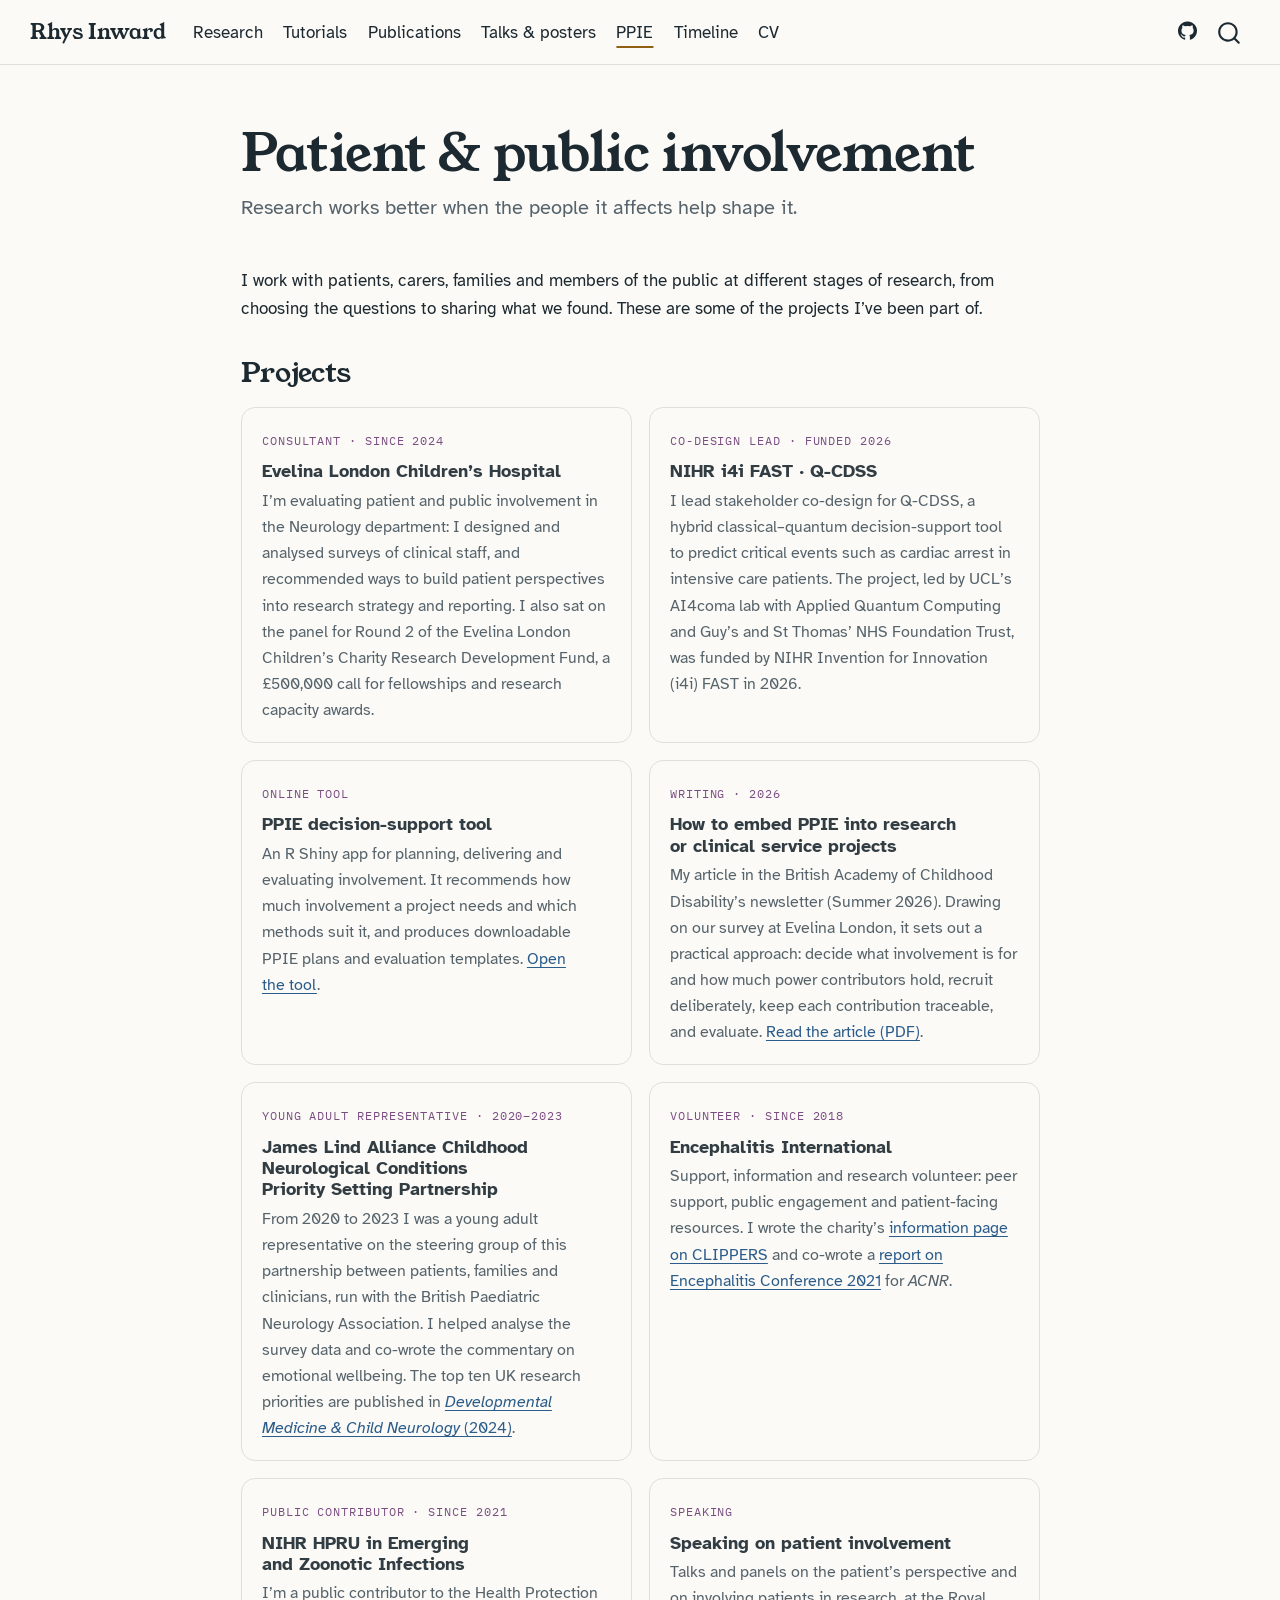
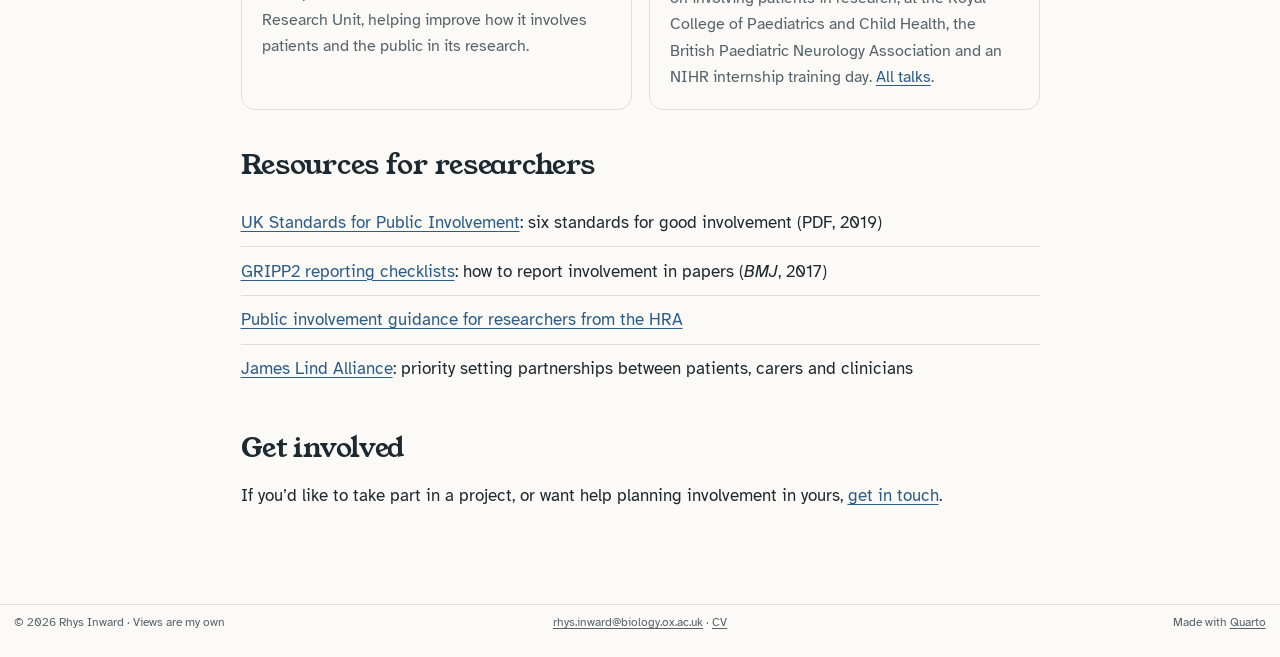
<file: ppie.html>
<!DOCTYPE html>
<html xmlns="http://www.w3.org/1999/xhtml" lang="en" xml:lang="en"><head>

<meta charset="utf-8">
<meta name="generator" content="quarto-1.10.19">

<meta name="viewport" content="width=device-width, initial-scale=1.0, user-scalable=yes">


<title>Patient &amp; public involvement – Rhys Inward</title>
<style>
/* Default styles provided by pandoc.
** See https://pandoc.org/MANUAL.html#variables-for-html for config info.
*/
span.smallcaps{font-variant: small-caps;}
div.columns{display: flex; gap: 1.5em;}
div.column{flex: auto;}
@media screen {
div.columns{gap: min(4vw, 1.5em);}
div.column{overflow-x: auto;}
}
div.hanging-indent{margin-left: 1.5em; text-indent: -1.5em;}
ul.task-list{list-style: none;}
ul.task-list li input[type="checkbox"] {
  width: 0.8em;
  margin: 0 0.8em 0.2em -1em; /* quarto-specific, see https://github.com/quarto-dev/quarto-cli/issues/4556 */ 
  vertical-align: middle;
}
</style>


<script src="site_libs/quarto-nav/quarto-nav.js"></script>
<script src="site_libs/quarto-nav/headroom.min.js"></script>
<script src="site_libs/clipboard/clipboard.min.js"></script>
<script src="site_libs/quarto-search/autocomplete.umd.js"></script>
<script src="site_libs/quarto-search/fuse.min.js"></script>
<script src="site_libs/quarto-search/quarto-search.js"></script>
<meta name="quarto:offset" content="./">
<link href="./assets/img/favicon.svg" rel="icon" type="image/svg+xml">
<script src="site_libs/quarto-html/quarto.js" type="module"></script>
<script src="site_libs/quarto-html/tabsets/tabsets.js" type="module"></script>
<script src="site_libs/quarto-html/popper.min.js"></script>
<script src="site_libs/quarto-html/tippy.umd.min.js"></script>
<script src="site_libs/quarto-html/anchor.min.js"></script>
<link href="site_libs/quarto-html/tippy.css" rel="stylesheet">
<link href="site_libs/quarto-html/quarto-syntax-highlighting-1e2507db5f55d85482394ea8c8ce1bf8.css" rel="stylesheet" id="quarto-text-highlighting-styles">
<script src="site_libs/bootstrap/bootstrap.min.js"></script>
<link href="site_libs/bootstrap/bootstrap-icons.css" rel="stylesheet">
<link href="site_libs/bootstrap/bootstrap-8db7c802f7c6c11e8bea58dade600e51.min.css" rel="stylesheet" append-hash="true" id="quarto-bootstrap" data-mode="light">
<script id="quarto-search-options" type="application/json">{
  "location": "navbar",
  "copy-button": false,
  "collapse-after": 3,
  "panel-placement": "end",
  "type": "overlay",
  "limit": 50,
  "keyboard-shortcut": [
    "f",
    "/",
    "s"
  ],
  "language": {
    "search-no-results-text": "No results",
    "search-matching-documents-text": "matching documents",
    "search-copy-link-title": "Copy link to search",
    "search-hide-matches-text": "Hide additional matches",
    "search-more-match-text": "more match in this document",
    "search-more-matches-text": "more matches in this document",
    "search-clear-button-title": "Clear",
    "search-text-placeholder": "",
    "search-detached-cancel-button-title": "Cancel",
    "search-submit-button-title": "Submit",
    "search-label": "Search"
  }
}</script>
<style>html{ scroll-behavior: smooth; }</style>
<link rel="preconnect" href="https://fonts.googleapis.com">
<link rel="preconnect" href="https://fonts.gstatic.com" crossorigin="">
<link rel="stylesheet" href="https://fonts.googleapis.com/css2?family=Atkinson+Hyperlegible:ital,wght@0,400;0,700;1,400;1,700&amp;family=IBM+Plex+Mono:wght@400;500&amp;family=Young+Serif&amp;display=swap">


<meta property="og:title" content="Patient &amp; public involvement – Rhys Inward">
<meta property="og:description" content="Research works better when the people it affects help shape it.">
<meta property="og:image" content="https://rhysinward.github.io/assets/img/rhys-inward.jpg">
<meta property="og:site_name" content="Rhys Inward">
<meta property="og:image:alt" content="Portrait of Rhys Inward">
<meta name="twitter:title" content="Patient &amp; public involvement – Rhys Inward">
<meta name="twitter:description" content="Research works better when the people it affects help shape it.">
<meta name="twitter:image" content="https://rhysinward.github.io/assets/img/rhys-inward.jpg">
<meta name="twitter:card" content="summary">
<meta name="twitter:image:alt" content="Portrait of Rhys Inward">
</head>

<body class="nav-fixed fullcontent quarto-light">

<div id="quarto-search-results"></div>
  <header id="quarto-header" class="headroom fixed-top">
    <nav class="navbar navbar-expand-lg " data-bs-theme="dark">
      <div class="navbar-container container-fluid">
      <div class="navbar-brand-container mx-auto">
    <a class="navbar-brand" href="./index.html">
    <span class="navbar-title">Rhys Inward</span>
    </a>
  </div>
            <div id="quarto-search" class="" title="Search"></div>
          <button class="navbar-toggler" type="button" data-bs-toggle="collapse" data-bs-target="#navbarCollapse" aria-controls="navbarCollapse" role="menu" aria-expanded="false" aria-label="Toggle navigation" onclick="if (window.quartoToggleHeadroom) { window.quartoToggleHeadroom(); }">
  <span class="navbar-toggler-icon"></span>
</button>
          <div class="collapse navbar-collapse" id="navbarCollapse">
            <ul class="navbar-nav navbar-nav-scroll me-auto">
  <li class="nav-item">
    <a class="nav-link" href="./research.html"> 
<span class="menu-text">Research</span></a>
  </li>  
  <li class="nav-item">
    <a class="nav-link" href="./tutorials/index.html"> 
<span class="menu-text">Tutorials</span></a>
  </li>  
  <li class="nav-item">
    <a class="nav-link" href="./publications.html"> 
<span class="menu-text">Publications</span></a>
  </li>  
  <li class="nav-item">
    <a class="nav-link" href="./talks.html"> 
<span class="menu-text">Talks &amp; posters</span></a>
  </li>  
  <li class="nav-item">
    <a class="nav-link active" href="./ppie.html" aria-current="page"> 
<span class="menu-text">PPIE</span></a>
  </li>  
  <li class="nav-item">
    <a class="nav-link" href="./timeline.html"> 
<span class="menu-text">Timeline</span></a>
  </li>  
  <li class="nav-item">
    <a class="nav-link" href="./cv.html"> 
<span class="menu-text">CV</span></a>
  </li>  
</ul>
            <ul class="navbar-nav navbar-nav-scroll ms-auto">
  <li class="nav-item compact">
    <a class="nav-link" href="https://github.com/rhysinward"> <i class="bi bi-github" role="img" aria-label="GitHub">
</i> 
<span class="menu-text"></span></a>
  </li>  
</ul>
          </div> <!-- /navcollapse -->
            <div class="quarto-navbar-tools">
</div>
      </div> <!-- /container-fluid -->
    </nav>
</header>
<!-- content -->
<div id="quarto-content" class="quarto-container page-columns page-rows-contents page-layout-article page-navbar">
<!-- sidebar -->
<!-- margin-sidebar -->
    
<!-- main -->
<main class="content" id="quarto-document-content">

<header id="title-block-header" class="quarto-title-block default">
<div class="quarto-title">
<h1 class="title">Patient &amp; public involvement</h1>
<p class="subtitle lead">Research works better when the people it affects help shape it.</p>
</div>



<div class="quarto-title-meta">

    
  
    
  </div>
  


</header>


<p>I work with patients, carers, families and members of the public at different stages of research, from choosing the questions to sharing what we found. These are some of the projects I’ve been part of.</p>
<section id="projects" class="level2">
<h2 class="anchored" data-anchor-id="projects">Projects</h2>
<div class="ppie-grid">
<div class="ppie-card">
<p><span class="ppie-role">Consultant · since 2024</span></p>
<section id="evelina-london-childrens-hospital" class="level3">
<h3 class="anchored" data-anchor-id="evelina-london-childrens-hospital">Evelina London Children’s Hospital</h3>
<p>I’m evaluating patient and public involvement in the Neurology department: I designed and analysed surveys of clinical staff, and recommended ways to build patient perspectives into research strategy and reporting. I also sat on the panel for Round 2 of the Evelina London Children’s Charity Research Development Fund, a £500,000 call for fellowships and research capacity awards.</p>
</section>
</div>
<div class="ppie-card">
<p><span class="ppie-role">Co-design lead · funded 2026</span></p>
<section id="nihr-i4i-fast-q-cdss" class="level3">
<h3 class="anchored" data-anchor-id="nihr-i4i-fast-q-cdss">NIHR i4i FAST · Q-CDSS</h3>
<p>I lead stakeholder co-design for Q-CDSS, a hybrid classical–quantum decision-support tool to predict critical events such as cardiac arrest in intensive care patients. The project, led by UCL’s AI4coma lab with Applied Quantum Computing and Guy’s and St Thomas’ NHS Foundation Trust, was funded by NIHR Invention for Innovation (i4i) FAST in 2026.</p>
</section>
</div>
<div class="ppie-card">
<p><span class="ppie-role">Online tool</span></p>
<section id="ppie-decision-support-tool" class="level3">
<h3 class="anchored" data-anchor-id="ppie-decision-support-tool">PPIE decision-support tool</h3>
<p>An R Shiny app for planning, delivering and evaluating involvement. It recommends how much involvement a project needs and which methods suit it, and produces downloadable PPIE plans and evaluation templates. <a href="https://4m5yiw-rhys0inward.shinyapps.io/ppie/">Open the tool</a>.</p>
</section>
</div>
<div class="ppie-card">
<p><span class="ppie-role">Writing · 2026</span></p>
<section id="how-to-embed-ppie-into-research-or-clinical-service-projects" class="level3">
<h3 class="anchored" data-anchor-id="how-to-embed-ppie-into-research-or-clinical-service-projects">How to embed PPIE into research or clinical service projects</h3>
<p>My article in the British Academy of Childhood Disability’s newsletter (Summer 2026). Drawing on our survey at Evelina London, it sets out a practical approach: decide what involvement is for and how much power contributors hold, recruit deliberately, keep each contribution traceable, and evaluate. <a href="files/inward-2026-embedding-ppie-bacd-news.pdf">Read the article (PDF)</a>.</p>
</section>
</div>
<div class="ppie-card">
<p><span class="ppie-role">Young adult representative · 2020–2023</span></p>
<section id="james-lind-alliance-childhood-neurological-conditions-priority-setting-partnership" class="level3">
<h3 class="anchored" data-anchor-id="james-lind-alliance-childhood-neurological-conditions-priority-setting-partnership">James Lind Alliance Childhood Neurological Conditions Priority Setting Partnership</h3>
<p>From 2020 to 2023 I was a young adult representative on the steering group of this partnership between patients, families and clinicians, run with the British Paediatric Neurology Association. I helped analyse the survey data and co-wrote the commentary on emotional wellbeing. The top ten UK research priorities are published in <a href="https://doi.org/10.1111/dmcn.16021"><em>Developmental Medicine &amp; Child Neurology</em> (2024)</a>.</p>
</section>
</div>
<div class="ppie-card">
<p><span class="ppie-role">Volunteer · since 2018</span></p>
<section id="encephalitis-international" class="level3">
<h3 class="anchored" data-anchor-id="encephalitis-international">Encephalitis International</h3>
<p>Support, information and research volunteer: peer support, public engagement and patient-facing resources. I wrote the charity’s <a href="https://www.encephalitis.info/types-of-encephalitis/other/clippers/">information page on CLIPPERS</a> and co-wrote a <a href="https://acnr.co.uk/conference-reports/encephalitis-conference-2021/">report on Encephalitis Conference 2021</a> for <em>ACNR</em>.</p>
</section>
</div>
<div class="ppie-card">
<p><span class="ppie-role">Public contributor · since 2021</span></p>
<section id="nihr-hpru-in-emerging-and-zoonotic-infections" class="level3">
<h3 class="anchored" data-anchor-id="nihr-hpru-in-emerging-and-zoonotic-infections">NIHR HPRU in Emerging and Zoonotic Infections</h3>
<p>I’m a public contributor to the Health Protection Research Unit, helping improve how it involves patients and the public in its research.</p>
</section>
</div>
<div class="ppie-card">
<p><span class="ppie-role">Speaking</span></p>
<section id="speaking-on-patient-involvement" class="level3">
<h3 class="anchored" data-anchor-id="speaking-on-patient-involvement">Speaking on patient involvement</h3>
<p>Talks and panels on the patient’s perspective and on involving patients in research, at the Royal College of Paediatrics and Child Health, the British Paediatric Neurology Association and an NIHR internship training day. <a href="./talks.html">All talks</a>.</p>
</section>
</div>
</div>
</section>
<section id="resources-for-researchers" class="level2">
<h2 class="anchored" data-anchor-id="resources-for-researchers">Resources for researchers</h2>
<div class="resources">
<ul>
<li><a href="https://www.cso.scot.nhs.uk/wp-content/uploads/UK-Standards-for-Public-Involvement_Nov19.pdf">UK Standards for Public Involvement</a>: six standards for good involvement (PDF, 2019)</li>
<li><a href="https://doi.org/10.1136/bmj.j3453">GRIPP2 reporting checklists</a>: how to report involvement in papers (<em>BMJ</em>, 2017)</li>
<li><a href="https://www.hra.nhs.uk/planning-and-improving-research/best-practice/public-involvement/guidance-for-researchers/">Public involvement guidance for researchers from the HRA</a></li>
<li><a href="https://www.jla.nihr.ac.uk">James Lind Alliance</a>: priority setting partnerships between patients, carers and clinicians</li>
</ul>
</div>
</section>
<section id="get-involved" class="level2">
<h2 class="anchored" data-anchor-id="get-involved">Get involved</h2>
<p>If you’d like to take part in a project, or want help planning involvement in yours, <a href="./index.html#contact">get in touch</a>.</p>


</section>

</main> <!-- /main -->
<script>
document.querySelectorAll(".chip-filter").forEach(group => {
  const items = () => document.querySelectorAll(group.dataset.target);
  const sides = () => {
    let i = 0;
    items().forEach(el => { if (!el.hidden) el.dataset.side = i++ % 2 ? "r" : "l"; });
  };
  group.addEventListener("click", e => {
    const btn = e.target.closest(".chip");
    if (!btn) return;
    group.querySelectorAll(".chip").forEach(b => b.setAttribute("aria-pressed", String(b === btn)));
    const kind = btn.dataset.kind;
    items().forEach(el => {
      el.hidden = kind === "key" ? el.dataset.key !== "true" : kind !== "all" && el.dataset.kind !== kind;
    });
    sides();
  });
});
</script>
<script>
// Accessibility and navigation fixes for Quarto's built-in markup.
(() => {
  const ready = fn => document.readyState === "loading" ? document.addEventListener("DOMContentLoaded", fn) : fn();
  ready(() => {
    // The menu button is a disclosure, not a menu; name the main navigation.
    document.querySelectorAll(".navbar-toggler[role='menu']").forEach(b => b.removeAttribute("role"));
    const mainNav = document.querySelector("#quarto-header nav");
    if (mainNav && !mainNav.hasAttribute("aria-label")) mainNav.setAttribute("aria-label", "Main");

    // Listing card titles are h5 straight under a section h2; announce them as h3.
    document.querySelectorAll(".quarto-grid-item h5.card-title").forEach(h => h.setAttribute("aria-level", "3"));

    // Wide output blocks scroll sideways; make them reachable by keyboard.
    const outputs = document.querySelectorAll(".cell-output pre");
    const markScroll = pre => {
      const wide = pre.scrollWidth > pre.clientWidth + 1;
      if (wide) {
        pre.tabIndex = 0;
        pre.setAttribute("role", "region");
        // Each region needs its own name.
        pre.setAttribute("aria-label", `Code output ${[...outputs].indexOf(pre) + 1} of ${outputs.length}, scrolls sideways`);
      } else if (pre.getAttribute("role") === "region") {
        pre.removeAttribute("tabindex");
        pre.removeAttribute("role");
        pre.removeAttribute("aria-label");
      }
    };
    outputs.forEach(markScroll);
    if (outputs.length && "ResizeObserver" in window) {
      const ro = new ResizeObserver(entries => entries.forEach(e => markScroll(e.target)));
      outputs.forEach(pre => ro.observe(pre));
    }

    // Topic tags on a tutorial point at that topic on the tutorials page, not at
    // a filtered list on the home page. Quarto wraps each tag in a link once it
    // has loaded listings.json, so rewrite the link whenever it appears.
    const cats = document.querySelector("header.quarto-title-block .quarto-categories");
    if (cats) {
      const offset = document.querySelector("meta[name='quarto:offset']")?.content || "./";
      const hubs = ["Dengue", "Chikungunya", "S. intermedius", "Methods"];
      const slug = s => s.toLowerCase().replace(/[^a-z0-9]+/g, "-").replace(/^-|-$/g, "");
      const target = name => offset + "tutorials/index.html" + (hubs.includes(name) ? "#" + slug(name) : "");
      const fix = () => {
        // If our fallback link was wrapped again by Quarto, keep just one link.
        cats.querySelectorAll(".quarto-category a a").forEach(inner => inner.replaceWith(...inner.childNodes));
        cats.querySelectorAll(".quarto-category a").forEach(a => {
          const want = target(a.closest(".quarto-category").textContent.trim());
          if (a.getAttribute("href") !== want) a.setAttribute("href", want);
        });
      };
      fix();
      new MutationObserver(fix).observe(cats, { childList: true, subtree: true });
      // If Quarto never adds its links (listings.json unavailable), add them.
      window.addEventListener("load", () => setTimeout(() => {
        cats.querySelectorAll(".quarto-category").forEach(tag => {
          if (tag.querySelector("a")) return;
          const a = document.createElement("a");
          a.href = target(tag.textContent.trim());
          a.append(...tag.childNodes);
          tag.append(a);
        });
      }, 2000));
    }
  });

  // Search overlay: keep Tab inside it while open, let Escape close it from
  // anywhere, and return focus to the search button when it closes.
  document.addEventListener("keydown", e => {
    const box = document.querySelector(".aa-DetachedContainer");
    if (!box) return;
    if (e.key === "Escape" && document.activeElement !== box.querySelector("input")) {
      box.querySelector(".aa-DetachedCancelButton")?.click();
      return;
    }
    if (e.key !== "Tab") return;
    const stops = [...box.querySelectorAll("input, button, a[href], [tabindex]:not([tabindex='-1'])")]
      .filter(el => !el.disabled && el.getClientRects().length && !el.matches(".aa-SubmitButton"));
    if (!stops.length) return;
    const first = stops[0], last = stops[stops.length - 1], here = document.activeElement;
    if (!box.contains(here)) { e.preventDefault(); first.focus(); }
    else if (e.shiftKey && here === first) { e.preventDefault(); last.focus(); }
    else if (!e.shiftKey && here === last) { e.preventDefault(); first.focus(); }
  }, true);
  let wasOpen = false;
  new MutationObserver(() => {
    const open = !!document.querySelector(".aa-DetachedOverlay");
    if (wasOpen && !open) {
      // Wait a tick: the overlay's own close may still be moving focus.
      setTimeout(() => {
        const btn = document.querySelector(".aa-DetachedSearchButton");
        const here = document.activeElement;
        if (btn && (!here || here === document.body || !here.isConnected)) btn.focus();
      }, 0);
    }
    wasOpen = open;
  }).observe(document.body, { childList: true });

  // Escape closes the phone menu and returns focus to the menu button.
  document.addEventListener("keydown", e => {
    if (e.key !== "Escape" || document.querySelector(".aa-DetachedContainer")) return;
    const menu = document.querySelector("#navbarCollapse.show");
    if (!menu || !window.bootstrap) return;
    bootstrap.Collapse.getOrCreateInstance(menu).hide();
    document.querySelector(".navbar-toggler")?.focus();
  });
})();
</script>
<script>
// Home hero animation: plays muted while on screen, never starts by itself for
// people who prefer reduced motion, and can always be paused or played.
(() => {
  const fig = document.querySelector(".hero-video");
  if (!fig) return;
  const video = fig.querySelector("video");
  const btn = fig.querySelector(".hero-video-toggle");
  const reduce = window.matchMedia("(prefers-reduced-motion: reduce)");
  video.controls = false;
  btn.hidden = false;
  let stopped = reduce.matches;   // paused by the visitor, or by their motion setting
  let onScreen = false;
  const sync = () => {
    btn.classList.toggle("is-paused", video.paused);
    btn.setAttribute("aria-label", video.paused ? "Play the animation" : "Pause the animation");
  };
  // The first play continues from the poster frame (data-poster-time, in
  // seconds) so the picture does not jump back to the start; it then loops.
  let started = false;
  let played = false;
  const update = () => {
    if (!stopped && onScreen) {
      if (!started && video.dataset.posterTime) {
        started = true;
        const seek = () => { video.currentTime = parseFloat(video.dataset.posterTime); };
        if (video.readyState >= 1) seek();
        else video.addEventListener("loadedmetadata", seek, { once: true });
      }
      // Only a refusal to autoplay counts as stopped; an AbortError just means
      // our own pause() (e.g. scrolling away) interrupted a pending play().
      const first = !played;
      played = true;
      video.play().then(() => {
        // On the first play only: if the browser reset the position while
        // loading, apply the poster time once more.
        const p = parseFloat(video.dataset.posterTime || "0");
        if (first && p && video.currentTime < 1) video.currentTime = p;
      }).catch(e => { if (e.name === "NotAllowedError") { stopped = true; sync(); } });
    } else {
      video.pause();
    }
  };
  btn.addEventListener("click", () => {
    stopped = !video.paused;
    if (!stopped) onScreen = true;
    update();
  });
  video.addEventListener("play", sync);
  video.addEventListener("pause", sync);
  if ("IntersectionObserver" in window) {
    new IntersectionObserver(([entry]) => { onScreen = entry.isIntersecting; update(); }, { threshold: 0.2 }).observe(video);
  } else {
    onScreen = true; update();
  }
  reduce.addEventListener?.("change", () => { if (reduce.matches) { stopped = true; update(); } });
  sync();
})();
</script>
<script id="quarto-html-after-body" type="application/javascript">
  window.document.addEventListener("DOMContentLoaded", function (event) {
    const icon = "";
    const anchorJS = new window.AnchorJS();
    anchorJS.options = {
      placement: 'right',
      icon: icon
    };
    anchorJS.add('.anchored');
    const isCodeAnnotation = (el) => {
      for (const clz of el.classList) {
        if (clz.startsWith('code-annotation-')) {                     
          return true;
        }
      }
      return false;
    }
    const onCopySuccess = function(e) {
      // button target
      const button = e.trigger;
      // don't keep focus
      button.blur();
      // flash "checked"
      button.classList.add('code-copy-button-checked');
      var currentTitle = button.getAttribute("title");
      button.setAttribute("title", "Copied!");
      let tooltip;
      if (window.bootstrap) {
        button.setAttribute("data-bs-toggle", "tooltip");
        button.setAttribute("data-bs-placement", "left");
        button.setAttribute("data-bs-title", "Copied!");
        tooltip = new bootstrap.Tooltip(button, 
          { trigger: "manual", 
            customClass: "code-copy-button-tooltip",
            offset: [0, -8]});
        tooltip.show();    
      }
      setTimeout(function() {
        if (tooltip) {
          tooltip.hide();
          button.removeAttribute("data-bs-title");
          button.removeAttribute("data-bs-toggle");
          button.removeAttribute("data-bs-placement");
        }
        button.setAttribute("title", currentTitle);
        button.classList.remove('code-copy-button-checked');
      }, 1000);
      // clear code selection
      e.clearSelection();
    }
    const getTextToCopy = function(trigger) {
      const outerScaffold = trigger.parentElement.cloneNode(true);
      const codeEl = outerScaffold.querySelector('code');
      for (const childEl of codeEl.children) {
        if (isCodeAnnotation(childEl)) {
          childEl.remove();
        }
      }
      return codeEl.innerText;
    }
    const clipboard = new window.ClipboardJS('.code-copy-button:not([data-in-quarto-modal])', {
      text: getTextToCopy
    });
    clipboard.on('success', onCopySuccess);
    if (window.document.getElementById('quarto-embedded-source-code-modal')) {
      const clipboardModal = new window.ClipboardJS('.code-copy-button[data-in-quarto-modal]', {
        text: getTextToCopy,
        container: window.document.getElementById('quarto-embedded-source-code-modal')
      });
      clipboardModal.on('success', onCopySuccess);
    }
      var localhostRegex = new RegExp(/^(?:http|https):\/\/localhost\:?[0-9]*\//);
      var mailtoRegex = new RegExp(/^mailto:/);
        var filterRegex = new RegExp("https:\/\/rhysinward\.github\.io");
      var isInternal = (href) => {
          return filterRegex.test(href) || localhostRegex.test(href) || mailtoRegex.test(href);
      }
      // Inspect non-navigation links and adorn them if external
     var links = window.document.querySelectorAll('a[href]:not(.nav-link):not(.navbar-brand):not(.toc-action):not(.sidebar-link):not(.sidebar-item-toggle):not(.pagination-link):not(.no-external):not([aria-hidden]):not(.dropdown-item):not(.quarto-navigation-tool):not(.about-link)');
      for (var i=0; i<links.length; i++) {
        const link = links[i];
        if (!isInternal(link.href)) {
          // undo the damage that might have been done by quarto-nav.js in the case of
          // links that we want to consider external
          if (link.dataset.originalHref !== undefined) {
            link.href = link.dataset.originalHref;
          }
            // target, if specified
            link.setAttribute("target", "_blank");
            if (link.getAttribute("rel") === null) {
              link.setAttribute("rel", "noopener");
            }
        }
      }
    function tippyHover(el, contentFn, onTriggerFn, onUntriggerFn) {
      const config = {
        allowHTML: true,
        maxWidth: 500,
        delay: 100,
        arrow: false,
        appendTo: function(el) {
            return el.parentElement;
        },
        interactive: true,
        interactiveBorder: 10,
        theme: 'quarto',
        placement: 'bottom-start',
      };
      if (contentFn) {
        config.content = contentFn;
      }
      if (onTriggerFn) {
        config.onTrigger = onTriggerFn;
      }
      if (onUntriggerFn) {
        config.onUntrigger = onUntriggerFn;
      }
      window.tippy(el, config); 
    }
    const noterefs = window.document.querySelectorAll('a[role="doc-noteref"]');
    for (var i=0; i<noterefs.length; i++) {
      const ref = noterefs[i];
      tippyHover(ref, function() {
        // use id or data attribute instead here
        let href = ref.getAttribute('data-footnote-href') || ref.getAttribute('href');
        try { href = new URL(href).hash; } catch {}
        const id = href.replace(/^#\/?/, "");
        const note = window.document.getElementById(id);
        if (note) {
          return note.innerHTML;
        } else {
          return "";
        }
      });
    }
    const xrefs = window.document.querySelectorAll('a.quarto-xref');
    const processXRef = (id, note) => {
      // Strip column container classes
      const stripColumnClz = (el) => {
        el.classList.remove("page-full", "page-columns");
        if (el.children) {
          for (const child of el.children) {
            stripColumnClz(child);
          }
        }
      }
      stripColumnClz(note)
      if (id === null || id.startsWith('sec-')) {
        // Special case sections, only their first couple elements
        const container = document.createElement("div");
        if (note.children && note.children.length > 2) {
          container.appendChild(note.children[0].cloneNode(true));
          for (let i = 1; i < note.children.length; i++) {
            const child = note.children[i];
            if (child.tagName === "P" && child.innerText === "") {
              continue;
            } else {
              container.appendChild(child.cloneNode(true));
              break;
            }
          }
          if (window.Quarto?.typesetMath) {
            window.Quarto.typesetMath(container);
          }
          return container.innerHTML
        } else {
          if (window.Quarto?.typesetMath) {
            window.Quarto.typesetMath(note);
          }
          return note.innerHTML;
        }
      } else {
        // Remove any anchor links if they are present
        const anchorLink = note.querySelector('a.anchorjs-link');
        if (anchorLink) {
          anchorLink.remove();
        }
        if (window.Quarto?.typesetMath) {
          window.Quarto.typesetMath(note);
        }
        if (note.classList.contains("callout")) {
          return note.outerHTML;
        } else {
          return note.innerHTML;
        }
      }
    }
    for (var i=0; i<xrefs.length; i++) {
      const xref = xrefs[i];
      tippyHover(xref, undefined, function(instance) {
        instance.disable();
        let url = xref.getAttribute('href');
        let hash = undefined; 
        if (url.startsWith('#')) {
          hash = url;
        } else {
          try { hash = new URL(url).hash; } catch {}
        }
        if (hash) {
          const id = hash.replace(/^#\/?/, "");
          const note = window.document.getElementById(id);
          if (note !== null) {
            try {
              const html = processXRef(id, note.cloneNode(true));
              instance.setContent(html);
            } finally {
              instance.enable();
              instance.show();
            }
          } else {
            // See if we can fetch this
            fetch(url.split('#')[0])
            .then(res => res.text())
            .then(html => {
              const parser = new DOMParser();
              const htmlDoc = parser.parseFromString(html, "text/html");
              const note = htmlDoc.getElementById(id);
              if (note !== null) {
                const html = processXRef(id, note);
                instance.setContent(html);
              } 
            }).finally(() => {
              instance.enable();
              instance.show();
            });
          }
        } else {
          // See if we can fetch a full url (with no hash to target)
          // This is a special case and we should probably do some content thinning / targeting
          fetch(url)
          .then(res => res.text())
          .then(html => {
            const parser = new DOMParser();
            const htmlDoc = parser.parseFromString(html, "text/html");
            const note = htmlDoc.querySelector('main.content');
            if (note !== null) {
              // This should only happen for chapter cross references
              // (since there is no id in the URL)
              // remove the first header
              if (note.children.length > 0 && note.children[0].tagName === "HEADER") {
                note.children[0].remove();
              }
              const html = processXRef(null, note);
              instance.setContent(html);
            } 
          }).finally(() => {
            instance.enable();
            instance.show();
          });
        }
      }, function(instance) {
      });
    }
        let selectedAnnoteEl;
        const selectorForAnnotation = ( cell, annotation) => {
          let cellAttr = 'data-code-cell="' + cell + '"';
          let lineAttr = 'data-code-annotation="' +  annotation + '"';
          const selector = 'span[' + cellAttr + '][' + lineAttr + ']';
          return selector;
        }
        const selectCodeLines = (annoteEl) => {
          const doc = window.document;
          const targetCell = annoteEl.getAttribute("data-target-cell");
          const targetAnnotation = annoteEl.getAttribute("data-target-annotation");
          const annoteSpan = window.document.querySelector(selectorForAnnotation(targetCell, targetAnnotation));
          const lines = annoteSpan.getAttribute("data-code-lines").split(",");
          const lineIds = lines.map((line) => {
            return targetCell + "-" + line;
          })
          let top = null;
          let height = null;
          let parent = null;
          if (lineIds.length > 0) {
              //compute the position of the single el (top and bottom and make a div)
              const el = window.document.getElementById(lineIds[0]);
              top = el.offsetTop;
              height = el.offsetHeight;
              parent = el.parentElement.parentElement;
            if (lineIds.length > 1) {
              const lastEl = window.document.getElementById(lineIds[lineIds.length - 1]);
              const bottom = lastEl.offsetTop + lastEl.offsetHeight;
              height = bottom - top;
            }
            if (top !== null && height !== null && parent !== null) {
              // cook up a div (if necessary) and position it 
              let div = window.document.getElementById("code-annotation-line-highlight");
              if (div === null) {
                div = window.document.createElement("div");
                div.setAttribute("id", "code-annotation-line-highlight");
                div.style.position = 'absolute';
                parent.appendChild(div);
              }
              div.style.top = top - 2 + "px";
              div.style.height = height + 4 + "px";
              div.style.left = 0;
              let gutterDiv = window.document.getElementById("code-annotation-line-highlight-gutter");
              if (gutterDiv === null) {
                gutterDiv = window.document.createElement("div");
                gutterDiv.setAttribute("id", "code-annotation-line-highlight-gutter");
                gutterDiv.style.position = 'absolute';
                const codeCell = window.document.getElementById(targetCell);
                const gutter = codeCell.querySelector('.code-annotation-gutter');
                gutter.appendChild(gutterDiv);
              }
              gutterDiv.style.top = top - 2 + "px";
              gutterDiv.style.height = height + 4 + "px";
            }
            selectedAnnoteEl = annoteEl;
          }
        };
        const unselectCodeLines = () => {
          const elementsIds = ["code-annotation-line-highlight", "code-annotation-line-highlight-gutter"];
          elementsIds.forEach((elId) => {
            const div = window.document.getElementById(elId);
            if (div) {
              div.remove();
            }
          });
          selectedAnnoteEl = undefined;
        };
          // Handle positioning of the toggle
      window.addEventListener(
        "resize",
        throttle(() => {
          elRect = undefined;
          if (selectedAnnoteEl) {
            selectCodeLines(selectedAnnoteEl);
          }
        }, 10)
      );
      function throttle(fn, ms) {
      let throttle = false;
      let timer;
        return (...args) => {
          if(!throttle) { // first call gets through
              fn.apply(this, args);
              throttle = true;
          } else { // all the others get throttled
              if(timer) clearTimeout(timer); // cancel #2
              timer = setTimeout(() => {
                fn.apply(this, args);
                timer = throttle = false;
              }, ms);
          }
        };
      }
        // Attach click handler to the DT
        const annoteDls = window.document.querySelectorAll('dt[data-target-cell]');
        for (const annoteDlNode of annoteDls) {
          annoteDlNode.addEventListener('click', (event) => {
            const clickedEl = event.target;
            if (clickedEl !== selectedAnnoteEl) {
              unselectCodeLines();
              const activeEl = window.document.querySelector('dt[data-target-cell].code-annotation-active');
              if (activeEl) {
                activeEl.classList.remove('code-annotation-active');
              }
              selectCodeLines(clickedEl);
              clickedEl.classList.add('code-annotation-active');
            } else {
              // Unselect the line
              unselectCodeLines();
              clickedEl.classList.remove('code-annotation-active');
            }
          });
        }
    const findCites = (el) => {
      const parentEl = el.parentElement;
      if (parentEl) {
        const cites = parentEl.dataset.cites;
        if (cites) {
          return {
            el,
            cites: cites.split(' ')
          };
        } else {
          return findCites(el.parentElement)
        }
      } else {
        return undefined;
      }
    };
    var bibliorefs = window.document.querySelectorAll('a[role="doc-biblioref"]');
    for (var i=0; i<bibliorefs.length; i++) {
      const ref = bibliorefs[i];
      const citeInfo = findCites(ref);
      if (citeInfo) {
        tippyHover(citeInfo.el, function() {
          var popup = window.document.createElement('div');
          citeInfo.cites.forEach(function(cite) {
            var citeDiv = window.document.createElement('div');
            citeDiv.classList.add('hanging-indent');
            citeDiv.classList.add('csl-entry');
            var biblioDiv = window.document.getElementById('ref-' + cite);
            if (biblioDiv) {
              citeDiv.innerHTML = biblioDiv.innerHTML;
            }
            popup.appendChild(citeDiv);
          });
          return popup.innerHTML;
        });
      }
    }
  });
  </script>
</div> <!-- /content -->
<footer class="footer">
  <div class="nav-footer">
    <div class="nav-footer-left">
<p>© 2026 Rhys Inward · Views are my own</p>
</div>   
    <div class="nav-footer-center">
<p><a href="mailto:rhys.inward@biology.ox.ac.uk">rhys.inward@biology.ox.ac.uk</a> · <a href="./cv.html">CV</a></p>
</div>
    <div class="nav-footer-right">
<p>Made with <a href="https://quarto.org">Quarto</a></p>
</div>
  </div>
</footer>




<script src="site_libs/quarto-html/zenscroll-min.js"></script>
</body></html>
</file>
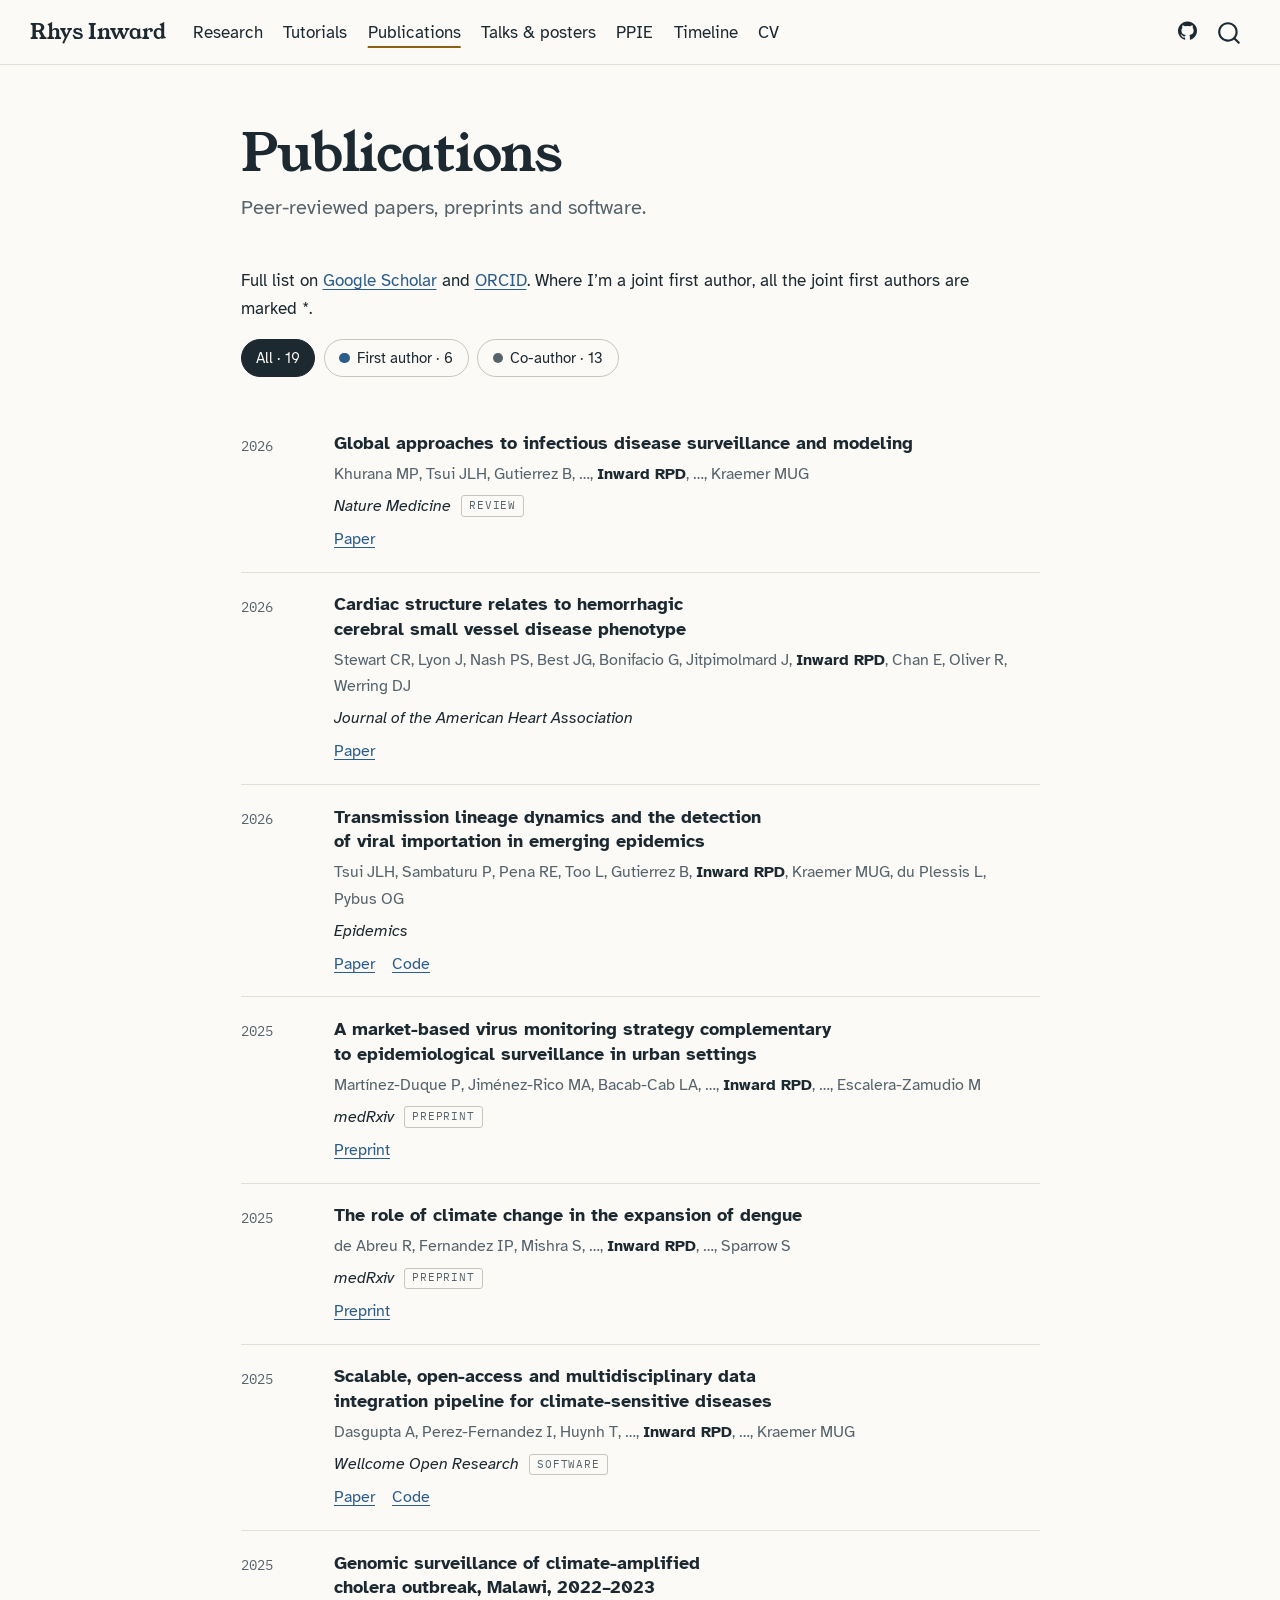
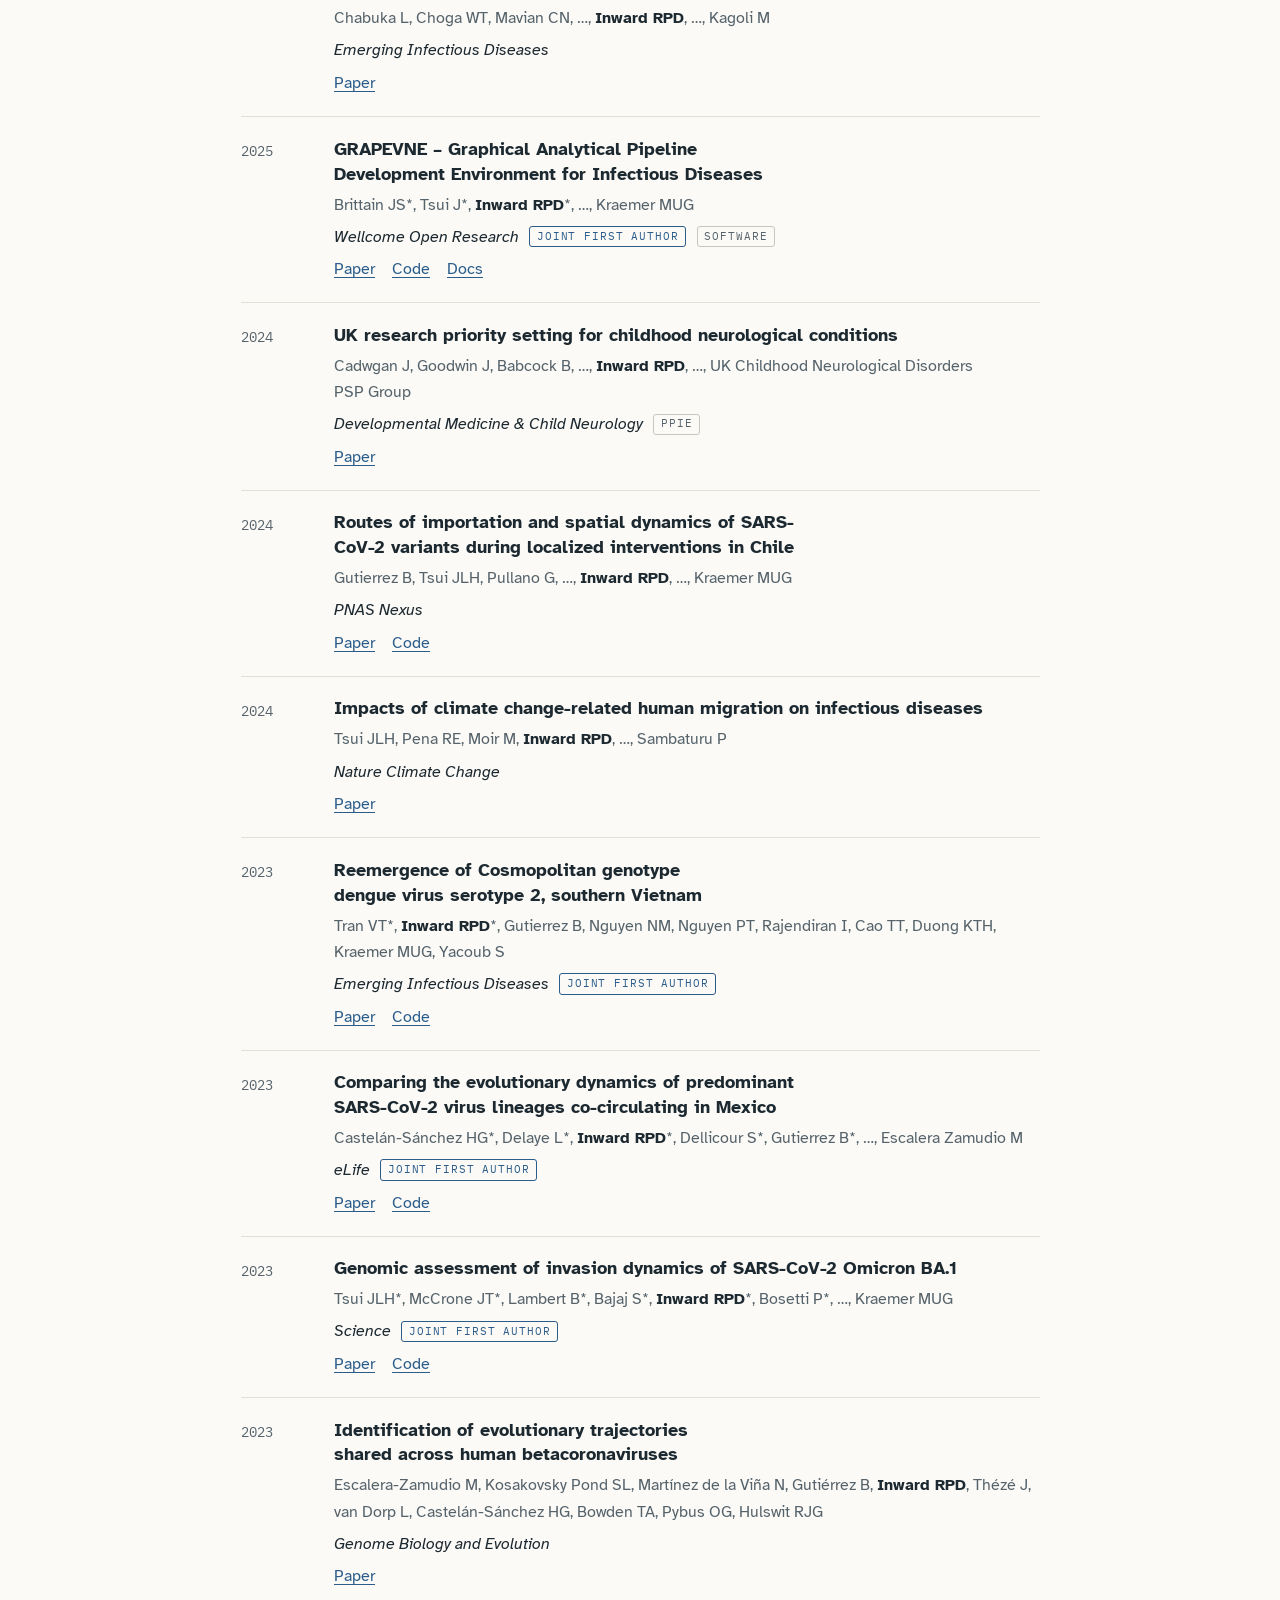
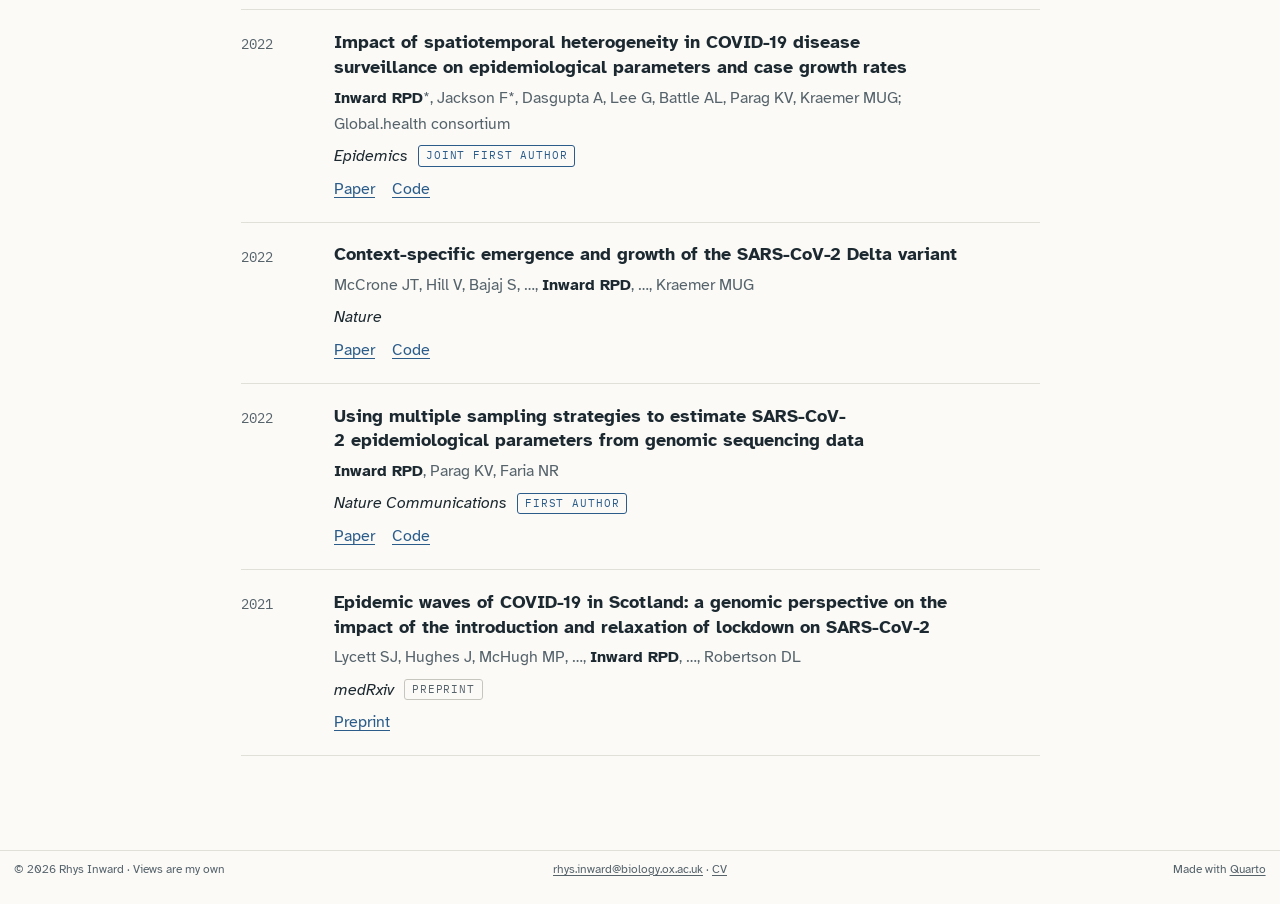
<file: publications.html>
<!DOCTYPE html>
<html xmlns="http://www.w3.org/1999/xhtml" lang="en" xml:lang="en"><head>

<meta charset="utf-8">
<meta name="generator" content="quarto-1.10.19">

<meta name="viewport" content="width=device-width, initial-scale=1.0, user-scalable=yes">


<title>Publications – Rhys Inward</title>
<style>
/* Default styles provided by pandoc.
** See https://pandoc.org/MANUAL.html#variables-for-html for config info.
*/
span.smallcaps{font-variant: small-caps;}
div.columns{display: flex; gap: 1.5em;}
div.column{flex: auto;}
@media screen {
div.columns{gap: min(4vw, 1.5em);}
div.column{overflow-x: auto;}
}
div.hanging-indent{margin-left: 1.5em; text-indent: -1.5em;}
ul.task-list{list-style: none;}
ul.task-list li input[type="checkbox"] {
  width: 0.8em;
  margin: 0 0.8em 0.2em -1em; /* quarto-specific, see https://github.com/quarto-dev/quarto-cli/issues/4556 */ 
  vertical-align: middle;
}
.display.math{display: block; text-align: center; margin: 0.5rem auto;}
</style>


<script src="site_libs/quarto-nav/quarto-nav.js"></script>
<script src="site_libs/quarto-nav/headroom.min.js"></script>
<script src="site_libs/clipboard/clipboard.min.js"></script>
<script src="site_libs/quarto-search/autocomplete.umd.js"></script>
<script src="site_libs/quarto-search/fuse.min.js"></script>
<script src="site_libs/quarto-search/quarto-search.js"></script>
<meta name="quarto:offset" content="./">
<link href="./assets/img/favicon.svg" rel="icon" type="image/svg+xml">
<script src="site_libs/quarto-listing/list.min.js"></script>
<script src="site_libs/quarto-listing/quarto-listing.js"></script>
<script src="site_libs/quarto-html/quarto.js" type="module"></script>
<script src="site_libs/quarto-html/tabsets/tabsets.js" type="module"></script>
<script src="site_libs/quarto-html/popper.min.js"></script>
<script src="site_libs/quarto-html/tippy.umd.min.js"></script>
<script src="site_libs/quarto-html/anchor.min.js"></script>
<link href="site_libs/quarto-html/tippy.css" rel="stylesheet">
<link href="site_libs/quarto-html/quarto-syntax-highlighting-1e2507db5f55d85482394ea8c8ce1bf8.css" rel="stylesheet" id="quarto-text-highlighting-styles">
<script src="site_libs/bootstrap/bootstrap.min.js"></script>
<link href="site_libs/bootstrap/bootstrap-icons.css" rel="stylesheet">
<link href="site_libs/bootstrap/bootstrap-8db7c802f7c6c11e8bea58dade600e51.min.css" rel="stylesheet" append-hash="true" id="quarto-bootstrap" data-mode="light">
<script id="quarto-search-options" type="application/json">{
  "location": "navbar",
  "copy-button": false,
  "collapse-after": 3,
  "panel-placement": "end",
  "type": "overlay",
  "limit": 50,
  "keyboard-shortcut": [
    "f",
    "/",
    "s"
  ],
  "language": {
    "search-no-results-text": "No results",
    "search-matching-documents-text": "matching documents",
    "search-copy-link-title": "Copy link to search",
    "search-hide-matches-text": "Hide additional matches",
    "search-more-match-text": "more match in this document",
    "search-more-matches-text": "more matches in this document",
    "search-clear-button-title": "Clear",
    "search-text-placeholder": "",
    "search-detached-cancel-button-title": "Cancel",
    "search-submit-button-title": "Submit",
    "search-label": "Search"
  }
}</script>
<script>

  window.document.addEventListener("DOMContentLoaded", function (_event) {
    const listingTargetEl = window.document.querySelector('#listing-pubs .list');
    if (!listingTargetEl) {
      // No listing discovered, do not attach.
      return; 
    }

    const options = {
      valueNames: ['listing-title','listing-authors','listing-journal','listing-year','listing-tags','listing-links','listing-featured','listing-summary',{ data: ['index'] },{ data: ['categories'] }],
      
      searchColumns: ["listing-title","listing-authors","listing-journal","listing-year","listing-tags","listing-links","listing-featured","listing-summary"],
    };

    window['quarto-listings'] = window['quarto-listings'] || {};
    window['quarto-listings']['listing-pubs'] = new List('listing-pubs', options);

    if (window['quarto-listing-loaded']) {
      window['quarto-listing-loaded']();
    }
  });

  window.addEventListener('hashchange',() => {
    if (window['quarto-listing-loaded']) {
      window['quarto-listing-loaded']();
    }
  })
  </script>
<style>html{ scroll-behavior: smooth; }</style>
<link rel="preconnect" href="https://fonts.googleapis.com">
<link rel="preconnect" href="https://fonts.gstatic.com" crossorigin="">
<link rel="stylesheet" href="https://fonts.googleapis.com/css2?family=Atkinson+Hyperlegible:ital,wght@0,400;0,700;1,400;1,700&amp;family=IBM+Plex+Mono:wght@400;500&amp;family=Young+Serif&amp;display=swap">


<meta property="og:title" content="Publications – Rhys Inward">
<meta property="og:description" content="Peer-reviewed papers, preprints and software.">
<meta property="og:image" content="https://rhysinward.github.io/assets/img/rhys-inward.jpg">
<meta property="og:site_name" content="Rhys Inward">
<meta property="og:image:alt" content="Portrait of Rhys Inward">
<meta name="twitter:title" content="Publications – Rhys Inward">
<meta name="twitter:description" content="Peer-reviewed papers, preprints and software.">
<meta name="twitter:image" content="https://rhysinward.github.io/assets/img/rhys-inward.jpg">
<meta name="twitter:card" content="summary">
<meta name="twitter:image:alt" content="Portrait of Rhys Inward">
</head>

<body class="nav-fixed fullcontent quarto-light">

<div id="quarto-search-results"></div>
  <header id="quarto-header" class="headroom fixed-top">
    <nav class="navbar navbar-expand-lg " data-bs-theme="dark">
      <div class="navbar-container container-fluid">
      <div class="navbar-brand-container mx-auto">
    <a class="navbar-brand" href="./index.html">
    <span class="navbar-title">Rhys Inward</span>
    </a>
  </div>
            <div id="quarto-search" class="" title="Search"></div>
          <button class="navbar-toggler" type="button" data-bs-toggle="collapse" data-bs-target="#navbarCollapse" aria-controls="navbarCollapse" role="menu" aria-expanded="false" aria-label="Toggle navigation" onclick="if (window.quartoToggleHeadroom) { window.quartoToggleHeadroom(); }">
  <span class="navbar-toggler-icon"></span>
</button>
          <div class="collapse navbar-collapse" id="navbarCollapse">
            <ul class="navbar-nav navbar-nav-scroll me-auto">
  <li class="nav-item">
    <a class="nav-link" href="./research.html"> 
<span class="menu-text">Research</span></a>
  </li>  
  <li class="nav-item">
    <a class="nav-link" href="./tutorials/index.html"> 
<span class="menu-text">Tutorials</span></a>
  </li>  
  <li class="nav-item">
    <a class="nav-link active" href="./publications.html" aria-current="page"> 
<span class="menu-text">Publications</span></a>
  </li>  
  <li class="nav-item">
    <a class="nav-link" href="./talks.html"> 
<span class="menu-text">Talks &amp; posters</span></a>
  </li>  
  <li class="nav-item">
    <a class="nav-link" href="./ppie.html"> 
<span class="menu-text">PPIE</span></a>
  </li>  
  <li class="nav-item">
    <a class="nav-link" href="./timeline.html"> 
<span class="menu-text">Timeline</span></a>
  </li>  
  <li class="nav-item">
    <a class="nav-link" href="./cv.html"> 
<span class="menu-text">CV</span></a>
  </li>  
</ul>
            <ul class="navbar-nav navbar-nav-scroll ms-auto">
  <li class="nav-item compact">
    <a class="nav-link" href="https://github.com/rhysinward"> <i class="bi bi-github" role="img" aria-label="GitHub">
</i> 
<span class="menu-text"></span></a>
  </li>  
</ul>
          </div> <!-- /navcollapse -->
            <div class="quarto-navbar-tools">
</div>
      </div> <!-- /container-fluid -->
    </nav>
</header>
<!-- content -->
<div id="quarto-content" class="quarto-container page-columns page-rows-contents page-layout-article page-navbar">
<!-- sidebar -->
<!-- margin-sidebar -->
    
<!-- main -->
<main class="content" id="quarto-document-content">

<header id="title-block-header" class="quarto-title-block default">
<div class="quarto-title">
<h1 class="title">Publications</h1>
<p class="subtitle lead">Peer-reviewed papers, preprints and software.</p>
</div>



<div class="quarto-title-meta">

    
  
    
  </div>
  


</header>


<p>Full list on <a href="https://scholar.google.com/citations?user=MG7ctSYAAAAJ">Google Scholar</a> and <a href="https://orcid.org/0000-0003-0016-661X">ORCID</a>. Where I’m a joint first author, all the joint first authors are marked *.</p>
<div id="listing-pubs" class="quarto-listing quarto-listing-container-custom">

<div class="chip-filter" role="group" aria-label="Filter publications" data-target=".pub">
  <button type="button" class="chip" data-kind="all" aria-pressed="true">All · 19</button>
  <button type="button" class="chip k-methods" data-kind="first" aria-pressed="false"><span class="dot"></span>First author · 6</button>
  <button type="button" class="chip" data-kind="co" aria-pressed="false"><span class="dot"></span>Co-author · 13</button>
</div>
<ol class="pubs">

  <li class="pub" data-kind="co">
    <div class="pub-year">2026</div>
    <div class="pub-body">
      <h2 class="pub-title anchored">Global approaches to infectious disease surveillance and modeling</h2>
      <p class="pub-authors">Khurana MP, Tsui JLH, Gutierrez B, …, <strong class="me">Inward RPD</strong>, …, Kraemer MUG</p>
      <p class="pub-venue"><em>Nature Medicine</em><span class="pub-tag">Review</span></p>
      <p class="pub-links"><a href="https://doi.org/10.1038/s41591-026-04351-4">Paper</a></p>
    </div>
  </li>

  <li class="pub" data-kind="co">
    <div class="pub-year">2026</div>
    <div class="pub-body">
      <h2 class="pub-title anchored">Cardiac structure relates to hemorrhagic cerebral small vessel disease phenotype</h2>
      <p class="pub-authors">Stewart CR, Lyon J, Nash PS, Best JG, Bonifacio G, Jitpimolmard J, <strong class="me">Inward RPD</strong>, Chan E, Oliver R, Werring DJ</p>
      <p class="pub-venue"><em>Journal of the American Heart Association</em></p>
      <p class="pub-links"><a href="https://doi.org/10.1161/JAHA.124.039474">Paper</a></p>
    </div>
  </li>

  <li class="pub" data-kind="co">
    <div class="pub-year">2026</div>
    <div class="pub-body">
      <h2 class="pub-title anchored">Transmission lineage dynamics and the detection of viral importation in emerging epidemics</h2>
      <p class="pub-authors">Tsui JLH, Sambaturu P, Pena RE, Too L, Gutierrez B, <strong class="me">Inward RPD</strong>, Kraemer MUG, du Plessis L, Pybus OG</p>
      <p class="pub-venue"><em>Epidemics</em></p>
      <p class="pub-links"><a href="https://doi.org/10.1016/j.epidem.2026.100893">Paper</a><a href="https://github.com/joetsui1994/Transmission-lineage-dynamics-and-detection">Code</a></p>
    </div>
  </li>

  <li class="pub" data-kind="co">
    <div class="pub-year">2025</div>
    <div class="pub-body">
      <h2 class="pub-title anchored">A market-based virus monitoring strategy complementary to epidemiological surveillance in urban settings</h2>
      <p class="pub-authors">Martínez-Duque P, Jiménez-Rico MA, Bacab-Cab LA, …, <strong class="me">Inward RPD</strong>, …, Escalera-Zamudio M</p>
      <p class="pub-venue"><em>medRxiv</em><span class="pub-tag">Preprint</span></p>
      <p class="pub-links"><a href="https://doi.org/10.64898/2025.12.22.25342882">Preprint</a></p>
    </div>
  </li>

  <li class="pub" data-kind="co">
    <div class="pub-year">2025</div>
    <div class="pub-body">
      <h2 class="pub-title anchored">The role of climate change in the expansion of dengue</h2>
      <p class="pub-authors">de Abreu R, Fernandez IP, Mishra S, …, <strong class="me">Inward RPD</strong>, …, Sparrow S</p>
      <p class="pub-venue"><em>medRxiv</em><span class="pub-tag">Preprint</span></p>
      <p class="pub-links"><a href="https://doi.org/10.1101/2025.10.06.25337235">Preprint</a></p>
    </div>
  </li>

  <li class="pub" data-kind="co">
    <div class="pub-year">2025</div>
    <div class="pub-body">
      <h2 class="pub-title anchored">Scalable, open-access and multidisciplinary data integration pipeline for climate-sensitive diseases</h2>
      <p class="pub-authors">Dasgupta A, Perez-Fernandez I, Huynh T, …, <strong class="me">Inward RPD</strong>, …, Kraemer MUG</p>
      <p class="pub-venue"><em>Wellcome Open Research</em><span class="pub-tag">Software</span></p>
      <p class="pub-links"><a href="https://doi.org/10.12688/wellcomeopenres.24774.3">Paper</a><a href="https://github.com/kraemer-lab/DART-Pipeline">Code</a></p>
    </div>
  </li>

  <li class="pub" data-kind="co">
    <div class="pub-year">2025</div>
    <div class="pub-body">
      <h2 class="pub-title anchored">Genomic surveillance of climate-amplified cholera outbreak, Malawi, 2022–2023</h2>
      <p class="pub-authors">Chabuka L, Choga WT, Mavian CN, …, <strong class="me">Inward RPD</strong>, …, Kagoli M</p>
      <p class="pub-venue"><em>Emerging Infectious Diseases</em></p>
      <p class="pub-links"><a href="https://doi.org/10.3201/eid3106.240930">Paper</a></p>
    </div>
  </li>

  <li class="pub" data-kind="first">
    <div class="pub-year">2025</div>
    <div class="pub-body">
      <h2 class="pub-title anchored">GRAPEVNE – Graphical Analytical Pipeline Development Environment for Infectious Diseases</h2>
      <p class="pub-authors">Brittain JS*, Tsui J*, <strong class="me">Inward RPD</strong>*, …, Kraemer MUG</p>
      <p class="pub-venue"><em>Wellcome Open Research</em><span class="pub-tag is-first">Joint first author</span><span class="pub-tag">Software</span></p>
      <p class="pub-links"><a href="https://doi.org/10.12688/wellcomeopenres.23824.1">Paper</a><a href="https://github.com/kraemer-lab/GRAPEVNE">Code</a><a href="https://grapevne.readthedocs.io">Docs</a></p>
    </div>
  </li>

  <li class="pub" data-kind="co">
    <div class="pub-year">2024</div>
    <div class="pub-body">
      <h2 class="pub-title anchored">UK research priority setting for childhood neurological conditions</h2>
      <p class="pub-authors">Cadwgan J, Goodwin J, Babcock B, …, <strong class="me">Inward RPD</strong>, …, UK Childhood Neurological Disorders PSP Group</p>
      <p class="pub-venue"><em>Developmental Medicine &amp; Child Neurology</em><span class="pub-tag">PPIE</span></p>
      <p class="pub-links"><a href="https://doi.org/10.1111/dmcn.16021">Paper</a></p>
    </div>
  </li>

  <li class="pub" data-kind="co">
    <div class="pub-year">2024</div>
    <div class="pub-body">
      <h2 class="pub-title anchored">Routes of importation and spatial dynamics of SARS-CoV-2 variants during localized interventions in Chile</h2>
      <p class="pub-authors">Gutierrez B, Tsui JLH, Pullano G, …, <strong class="me">Inward RPD</strong>, …, Kraemer MUG</p>
      <p class="pub-venue"><em>PNAS Nexus</em></p>
      <p class="pub-links"><a href="https://doi.org/10.1093/pnasnexus/pgae483">Paper</a><a href="https://github.com/BernardoGG/SARS2_Chile">Code</a></p>
    </div>
  </li>

  <li class="pub" data-kind="co">
    <div class="pub-year">2024</div>
    <div class="pub-body">
      <h2 class="pub-title anchored">Impacts of climate change-related human migration on infectious diseases</h2>
      <p class="pub-authors">Tsui JLH, Pena RE, Moir M, <strong class="me">Inward RPD</strong>, …, Sambaturu P</p>
      <p class="pub-venue"><em>Nature Climate Change</em></p>
      <p class="pub-links"><a href="https://doi.org/10.1038/s41558-024-02078-z">Paper</a></p>
    </div>
  </li>

  <li class="pub" data-kind="first">
    <div class="pub-year">2023</div>
    <div class="pub-body">
      <h2 class="pub-title anchored">Reemergence of Cosmopolitan genotype dengue virus serotype 2, southern Vietnam</h2>
      <p class="pub-authors">Tran VT*, <strong class="me">Inward RPD</strong>*, Gutierrez B, Nguyen NM, Nguyen PT, Rajendiran I, Cao TT, Duong KTH, Kraemer MUG, Yacoub S</p>
      <p class="pub-venue"><em>Emerging Infectious Diseases</em><span class="pub-tag is-first">Joint first author</span></p>
      <p class="pub-links"><a href="https://doi.org/10.3201/eid2910.230529">Paper</a><a href="https://github.com/rhysinward/Phylodynamics-HCMC">Code</a></p>
    </div>
  </li>

  <li class="pub" data-kind="first">
    <div class="pub-year">2023</div>
    <div class="pub-body">
      <h2 class="pub-title anchored">Comparing the evolutionary dynamics of predominant SARS-CoV-2 virus lineages co-circulating in Mexico</h2>
      <p class="pub-authors">Castelán-Sánchez HG*, Delaye L*, <strong class="me">Inward RPD</strong>*, Dellicour S*, Gutierrez B*, …, Escalera Zamudio M</p>
      <p class="pub-venue"><em>eLife</em><span class="pub-tag is-first">Joint first author</span></p>
      <p class="pub-links"><a href="https://doi.org/10.7554/eLife.82069">Paper</a><a href="https://github.com/rhysinward/Mexico_subsampling">Code</a></p>
    </div>
  </li>

  <li class="pub" data-kind="first">
    <div class="pub-year">2023</div>
    <div class="pub-body">
      <h2 class="pub-title anchored">Genomic assessment of invasion dynamics of SARS-CoV-2 Omicron BA.1</h2>
      <p class="pub-authors">Tsui JLH*, McCrone JT*, Lambert B*, Bajaj S*, <strong class="me">Inward RPD</strong>*, Bosetti P*, …, Kraemer MUG</p>
      <p class="pub-venue"><em>Science</em><span class="pub-tag is-first">Joint first author</span></p>
      <p class="pub-links"><a href="https://doi.org/10.1126/science.adg6605">Paper</a><a href="https://github.com/joetsui1994/Omicron-BA.1-invasion-dynamics">Code</a></p>
    </div>
  </li>

  <li class="pub" data-kind="co">
    <div class="pub-year">2023</div>
    <div class="pub-body">
      <h2 class="pub-title anchored">Identification of evolutionary trajectories shared across human betacoronaviruses</h2>
      <p class="pub-authors">Escalera-Zamudio M, Kosakovsky Pond SL, Martínez de la Viña N, Gutiérrez B, <strong class="me">Inward RPD</strong>, Thézé J, van Dorp L, Castelán-Sánchez HG, Bowden TA, Pybus OG, Hulswit RJG</p>
      <p class="pub-venue"><em>Genome Biology and Evolution</em></p>
      <p class="pub-links"><a href="https://doi.org/10.1093/gbe/evad076">Paper</a></p>
    </div>
  </li>

  <li class="pub" data-kind="first">
    <div class="pub-year">2022</div>
    <div class="pub-body">
      <h2 class="pub-title anchored">Impact of spatiotemporal heterogeneity in COVID-19 disease surveillance on epidemiological parameters and case growth rates</h2>
      <p class="pub-authors"><strong class="me">Inward RPD</strong>*, Jackson F*, Dasgupta A, Lee G, Battle AL, Parag KV, Kraemer MUG; Global.health consortium</p>
      <p class="pub-venue"><em>Epidemics</em><span class="pub-tag is-first">Joint first author</span></p>
      <p class="pub-links"><a href="https://doi.org/10.1016/j.epidem.2022.100627">Paper</a><a href="https://github.com/fojackson8/COVID19_mapping_epiparams">Code</a></p>
    </div>
  </li>

  <li class="pub" data-kind="co">
    <div class="pub-year">2022</div>
    <div class="pub-body">
      <h2 class="pub-title anchored">Context-specific emergence and growth of the SARS-CoV-2 Delta variant</h2>
      <p class="pub-authors">McCrone JT, Hill V, Bajaj S, …, <strong class="me">Inward RPD</strong>, …, Kraemer MUG</p>
      <p class="pub-venue"><em>Nature</em></p>
      <p class="pub-links"><a href="https://doi.org/10.1038/s41586-022-05200-3">Paper</a><a href="https://github.com/COG-UK/Delta-analysis">Code</a></p>
    </div>
  </li>

  <li class="pub" data-kind="first">
    <div class="pub-year">2022</div>
    <div class="pub-body">
      <h2 class="pub-title anchored">Using multiple sampling strategies to estimate SARS-CoV-2 epidemiological parameters from genomic sequencing data</h2>
      <p class="pub-authors"><strong class="me">Inward RPD</strong>, Parag KV, Faria NR</p>
      <p class="pub-venue"><em>Nature Communications</em><span class="pub-tag is-first">First author</span></p>
      <p class="pub-links"><a href="https://doi.org/10.1038/s41467-022-32812-0">Paper</a><a href="https://github.com/rhysinward/Phylodynamic-Subsampling">Code</a></p>
    </div>
  </li>

  <li class="pub" data-kind="co">
    <div class="pub-year">2021</div>
    <div class="pub-body">
      <h2 class="pub-title anchored">Epidemic waves of COVID-19 in Scotland: a genomic perspective on the impact of the introduction and relaxation of lockdown on SARS-CoV-2</h2>
      <p class="pub-authors">Lycett SJ, Hughes J, McHugh MP, …, <strong class="me">Inward RPD</strong>, …, Robertson DL</p>
      <p class="pub-venue"><em>medRxiv</em><span class="pub-tag">Preprint</span></p>
      <p class="pub-links"><a href="https://doi.org/10.1101/2021.01.08.20248677">Preprint</a></p>
    </div>
  </li>

</ol>
<div class="listing-no-matching d-none">No matching items</div>
</div>




</main> <!-- /main -->
<script>
document.querySelectorAll(".chip-filter").forEach(group => {
  const items = () => document.querySelectorAll(group.dataset.target);
  const sides = () => {
    let i = 0;
    items().forEach(el => { if (!el.hidden) el.dataset.side = i++ % 2 ? "r" : "l"; });
  };
  group.addEventListener("click", e => {
    const btn = e.target.closest(".chip");
    if (!btn) return;
    group.querySelectorAll(".chip").forEach(b => b.setAttribute("aria-pressed", String(b === btn)));
    const kind = btn.dataset.kind;
    items().forEach(el => {
      el.hidden = kind === "key" ? el.dataset.key !== "true" : kind !== "all" && el.dataset.kind !== kind;
    });
    sides();
  });
});
</script>
<script>
// Accessibility and navigation fixes for Quarto's built-in markup.
(() => {
  const ready = fn => document.readyState === "loading" ? document.addEventListener("DOMContentLoaded", fn) : fn();
  ready(() => {
    // The menu button is a disclosure, not a menu; name the main navigation.
    document.querySelectorAll(".navbar-toggler[role='menu']").forEach(b => b.removeAttribute("role"));
    const mainNav = document.querySelector("#quarto-header nav");
    if (mainNav && !mainNav.hasAttribute("aria-label")) mainNav.setAttribute("aria-label", "Main");

    // Listing card titles are h5 straight under a section h2; announce them as h3.
    document.querySelectorAll(".quarto-grid-item h5.card-title").forEach(h => h.setAttribute("aria-level", "3"));

    // Wide output blocks scroll sideways; make them reachable by keyboard.
    const outputs = document.querySelectorAll(".cell-output pre");
    const markScroll = pre => {
      const wide = pre.scrollWidth > pre.clientWidth + 1;
      if (wide) {
        pre.tabIndex = 0;
        pre.setAttribute("role", "region");
        // Each region needs its own name.
        pre.setAttribute("aria-label", `Code output ${[...outputs].indexOf(pre) + 1} of ${outputs.length}, scrolls sideways`);
      } else if (pre.getAttribute("role") === "region") {
        pre.removeAttribute("tabindex");
        pre.removeAttribute("role");
        pre.removeAttribute("aria-label");
      }
    };
    outputs.forEach(markScroll);
    if (outputs.length && "ResizeObserver" in window) {
      const ro = new ResizeObserver(entries => entries.forEach(e => markScroll(e.target)));
      outputs.forEach(pre => ro.observe(pre));
    }

    // Topic tags on a tutorial point at that topic on the tutorials page, not at
    // a filtered list on the home page. Quarto wraps each tag in a link once it
    // has loaded listings.json, so rewrite the link whenever it appears.
    const cats = document.querySelector("header.quarto-title-block .quarto-categories");
    if (cats) {
      const offset = document.querySelector("meta[name='quarto:offset']")?.content || "./";
      const hubs = ["Dengue", "Chikungunya", "S. intermedius", "Methods"];
      const slug = s => s.toLowerCase().replace(/[^a-z0-9]+/g, "-").replace(/^-|-$/g, "");
      const target = name => offset + "tutorials/index.html" + (hubs.includes(name) ? "#" + slug(name) : "");
      const fix = () => {
        // If our fallback link was wrapped again by Quarto, keep just one link.
        cats.querySelectorAll(".quarto-category a a").forEach(inner => inner.replaceWith(...inner.childNodes));
        cats.querySelectorAll(".quarto-category a").forEach(a => {
          const want = target(a.closest(".quarto-category").textContent.trim());
          if (a.getAttribute("href") !== want) a.setAttribute("href", want);
        });
      };
      fix();
      new MutationObserver(fix).observe(cats, { childList: true, subtree: true });
      // If Quarto never adds its links (listings.json unavailable), add them.
      window.addEventListener("load", () => setTimeout(() => {
        cats.querySelectorAll(".quarto-category").forEach(tag => {
          if (tag.querySelector("a")) return;
          const a = document.createElement("a");
          a.href = target(tag.textContent.trim());
          a.append(...tag.childNodes);
          tag.append(a);
        });
      }, 2000));
    }
  });

  // Search overlay: keep Tab inside it while open, let Escape close it from
  // anywhere, and return focus to the search button when it closes.
  document.addEventListener("keydown", e => {
    const box = document.querySelector(".aa-DetachedContainer");
    if (!box) return;
    if (e.key === "Escape" && document.activeElement !== box.querySelector("input")) {
      box.querySelector(".aa-DetachedCancelButton")?.click();
      return;
    }
    if (e.key !== "Tab") return;
    const stops = [...box.querySelectorAll("input, button, a[href], [tabindex]:not([tabindex='-1'])")]
      .filter(el => !el.disabled && el.getClientRects().length && !el.matches(".aa-SubmitButton"));
    if (!stops.length) return;
    const first = stops[0], last = stops[stops.length - 1], here = document.activeElement;
    if (!box.contains(here)) { e.preventDefault(); first.focus(); }
    else if (e.shiftKey && here === first) { e.preventDefault(); last.focus(); }
    else if (!e.shiftKey && here === last) { e.preventDefault(); first.focus(); }
  }, true);
  let wasOpen = false;
  new MutationObserver(() => {
    const open = !!document.querySelector(".aa-DetachedOverlay");
    if (wasOpen && !open) {
      // Wait a tick: the overlay's own close may still be moving focus.
      setTimeout(() => {
        const btn = document.querySelector(".aa-DetachedSearchButton");
        const here = document.activeElement;
        if (btn && (!here || here === document.body || !here.isConnected)) btn.focus();
      }, 0);
    }
    wasOpen = open;
  }).observe(document.body, { childList: true });

  // Escape closes the phone menu and returns focus to the menu button.
  document.addEventListener("keydown", e => {
    if (e.key !== "Escape" || document.querySelector(".aa-DetachedContainer")) return;
    const menu = document.querySelector("#navbarCollapse.show");
    if (!menu || !window.bootstrap) return;
    bootstrap.Collapse.getOrCreateInstance(menu).hide();
    document.querySelector(".navbar-toggler")?.focus();
  });
})();
</script>
<script>
// Home hero animation: plays muted while on screen, never starts by itself for
// people who prefer reduced motion, and can always be paused or played.
(() => {
  const fig = document.querySelector(".hero-video");
  if (!fig) return;
  const video = fig.querySelector("video");
  const btn = fig.querySelector(".hero-video-toggle");
  const reduce = window.matchMedia("(prefers-reduced-motion: reduce)");
  video.controls = false;
  btn.hidden = false;
  let stopped = reduce.matches;   // paused by the visitor, or by their motion setting
  let onScreen = false;
  const sync = () => {
    btn.classList.toggle("is-paused", video.paused);
    btn.setAttribute("aria-label", video.paused ? "Play the animation" : "Pause the animation");
  };
  // The first play continues from the poster frame (data-poster-time, in
  // seconds) so the picture does not jump back to the start; it then loops.
  let started = false;
  let played = false;
  const update = () => {
    if (!stopped && onScreen) {
      if (!started && video.dataset.posterTime) {
        started = true;
        const seek = () => { video.currentTime = parseFloat(video.dataset.posterTime); };
        if (video.readyState >= 1) seek();
        else video.addEventListener("loadedmetadata", seek, { once: true });
      }
      // Only a refusal to autoplay counts as stopped; an AbortError just means
      // our own pause() (e.g. scrolling away) interrupted a pending play().
      const first = !played;
      played = true;
      video.play().then(() => {
        // On the first play only: if the browser reset the position while
        // loading, apply the poster time once more.
        const p = parseFloat(video.dataset.posterTime || "0");
        if (first && p && video.currentTime < 1) video.currentTime = p;
      }).catch(e => { if (e.name === "NotAllowedError") { stopped = true; sync(); } });
    } else {
      video.pause();
    }
  };
  btn.addEventListener("click", () => {
    stopped = !video.paused;
    if (!stopped) onScreen = true;
    update();
  });
  video.addEventListener("play", sync);
  video.addEventListener("pause", sync);
  if ("IntersectionObserver" in window) {
    new IntersectionObserver(([entry]) => { onScreen = entry.isIntersecting; update(); }, { threshold: 0.2 }).observe(video);
  } else {
    onScreen = true; update();
  }
  reduce.addEventListener?.("change", () => { if (reduce.matches) { stopped = true; update(); } });
  sync();
})();
</script>
<script id="quarto-html-after-body" type="application/javascript">
  window.document.addEventListener("DOMContentLoaded", function (event) {
    const icon = "";
    const anchorJS = new window.AnchorJS();
    anchorJS.options = {
      placement: 'right',
      icon: icon
    };
    anchorJS.add('.anchored');
    const isCodeAnnotation = (el) => {
      for (const clz of el.classList) {
        if (clz.startsWith('code-annotation-')) {                     
          return true;
        }
      }
      return false;
    }
    const onCopySuccess = function(e) {
      // button target
      const button = e.trigger;
      // don't keep focus
      button.blur();
      // flash "checked"
      button.classList.add('code-copy-button-checked');
      var currentTitle = button.getAttribute("title");
      button.setAttribute("title", "Copied!");
      let tooltip;
      if (window.bootstrap) {
        button.setAttribute("data-bs-toggle", "tooltip");
        button.setAttribute("data-bs-placement", "left");
        button.setAttribute("data-bs-title", "Copied!");
        tooltip = new bootstrap.Tooltip(button, 
          { trigger: "manual", 
            customClass: "code-copy-button-tooltip",
            offset: [0, -8]});
        tooltip.show();    
      }
      setTimeout(function() {
        if (tooltip) {
          tooltip.hide();
          button.removeAttribute("data-bs-title");
          button.removeAttribute("data-bs-toggle");
          button.removeAttribute("data-bs-placement");
        }
        button.setAttribute("title", currentTitle);
        button.classList.remove('code-copy-button-checked');
      }, 1000);
      // clear code selection
      e.clearSelection();
    }
    const getTextToCopy = function(trigger) {
      const outerScaffold = trigger.parentElement.cloneNode(true);
      const codeEl = outerScaffold.querySelector('code');
      for (const childEl of codeEl.children) {
        if (isCodeAnnotation(childEl)) {
          childEl.remove();
        }
      }
      return codeEl.innerText;
    }
    const clipboard = new window.ClipboardJS('.code-copy-button:not([data-in-quarto-modal])', {
      text: getTextToCopy
    });
    clipboard.on('success', onCopySuccess);
    if (window.document.getElementById('quarto-embedded-source-code-modal')) {
      const clipboardModal = new window.ClipboardJS('.code-copy-button[data-in-quarto-modal]', {
        text: getTextToCopy,
        container: window.document.getElementById('quarto-embedded-source-code-modal')
      });
      clipboardModal.on('success', onCopySuccess);
    }
      var localhostRegex = new RegExp(/^(?:http|https):\/\/localhost\:?[0-9]*\//);
      var mailtoRegex = new RegExp(/^mailto:/);
        var filterRegex = new RegExp("https:\/\/rhysinward\.github\.io");
      var isInternal = (href) => {
          return filterRegex.test(href) || localhostRegex.test(href) || mailtoRegex.test(href);
      }
      // Inspect non-navigation links and adorn them if external
     var links = window.document.querySelectorAll('a[href]:not(.nav-link):not(.navbar-brand):not(.toc-action):not(.sidebar-link):not(.sidebar-item-toggle):not(.pagination-link):not(.no-external):not([aria-hidden]):not(.dropdown-item):not(.quarto-navigation-tool):not(.about-link)');
      for (var i=0; i<links.length; i++) {
        const link = links[i];
        if (!isInternal(link.href)) {
          // undo the damage that might have been done by quarto-nav.js in the case of
          // links that we want to consider external
          if (link.dataset.originalHref !== undefined) {
            link.href = link.dataset.originalHref;
          }
            // target, if specified
            link.setAttribute("target", "_blank");
            if (link.getAttribute("rel") === null) {
              link.setAttribute("rel", "noopener");
            }
        }
      }
    function tippyHover(el, contentFn, onTriggerFn, onUntriggerFn) {
      const config = {
        allowHTML: true,
        maxWidth: 500,
        delay: 100,
        arrow: false,
        appendTo: function(el) {
            return el.parentElement;
        },
        interactive: true,
        interactiveBorder: 10,
        theme: 'quarto',
        placement: 'bottom-start',
      };
      if (contentFn) {
        config.content = contentFn;
      }
      if (onTriggerFn) {
        config.onTrigger = onTriggerFn;
      }
      if (onUntriggerFn) {
        config.onUntrigger = onUntriggerFn;
      }
      window.tippy(el, config); 
    }
    const noterefs = window.document.querySelectorAll('a[role="doc-noteref"]');
    for (var i=0; i<noterefs.length; i++) {
      const ref = noterefs[i];
      tippyHover(ref, function() {
        // use id or data attribute instead here
        let href = ref.getAttribute('data-footnote-href') || ref.getAttribute('href');
        try { href = new URL(href).hash; } catch {}
        const id = href.replace(/^#\/?/, "");
        const note = window.document.getElementById(id);
        if (note) {
          return note.innerHTML;
        } else {
          return "";
        }
      });
    }
    const xrefs = window.document.querySelectorAll('a.quarto-xref');
    const processXRef = (id, note) => {
      // Strip column container classes
      const stripColumnClz = (el) => {
        el.classList.remove("page-full", "page-columns");
        if (el.children) {
          for (const child of el.children) {
            stripColumnClz(child);
          }
        }
      }
      stripColumnClz(note)
      if (id === null || id.startsWith('sec-')) {
        // Special case sections, only their first couple elements
        const container = document.createElement("div");
        if (note.children && note.children.length > 2) {
          container.appendChild(note.children[0].cloneNode(true));
          for (let i = 1; i < note.children.length; i++) {
            const child = note.children[i];
            if (child.tagName === "P" && child.innerText === "") {
              continue;
            } else {
              container.appendChild(child.cloneNode(true));
              break;
            }
          }
          if (window.Quarto?.typesetMath) {
            window.Quarto.typesetMath(container);
          }
          return container.innerHTML
        } else {
          if (window.Quarto?.typesetMath) {
            window.Quarto.typesetMath(note);
          }
          return note.innerHTML;
        }
      } else {
        // Remove any anchor links if they are present
        const anchorLink = note.querySelector('a.anchorjs-link');
        if (anchorLink) {
          anchorLink.remove();
        }
        if (window.Quarto?.typesetMath) {
          window.Quarto.typesetMath(note);
        }
        if (note.classList.contains("callout")) {
          return note.outerHTML;
        } else {
          return note.innerHTML;
        }
      }
    }
    for (var i=0; i<xrefs.length; i++) {
      const xref = xrefs[i];
      tippyHover(xref, undefined, function(instance) {
        instance.disable();
        let url = xref.getAttribute('href');
        let hash = undefined; 
        if (url.startsWith('#')) {
          hash = url;
        } else {
          try { hash = new URL(url).hash; } catch {}
        }
        if (hash) {
          const id = hash.replace(/^#\/?/, "");
          const note = window.document.getElementById(id);
          if (note !== null) {
            try {
              const html = processXRef(id, note.cloneNode(true));
              instance.setContent(html);
            } finally {
              instance.enable();
              instance.show();
            }
          } else {
            // See if we can fetch this
            fetch(url.split('#')[0])
            .then(res => res.text())
            .then(html => {
              const parser = new DOMParser();
              const htmlDoc = parser.parseFromString(html, "text/html");
              const note = htmlDoc.getElementById(id);
              if (note !== null) {
                const html = processXRef(id, note);
                instance.setContent(html);
              } 
            }).finally(() => {
              instance.enable();
              instance.show();
            });
          }
        } else {
          // See if we can fetch a full url (with no hash to target)
          // This is a special case and we should probably do some content thinning / targeting
          fetch(url)
          .then(res => res.text())
          .then(html => {
            const parser = new DOMParser();
            const htmlDoc = parser.parseFromString(html, "text/html");
            const note = htmlDoc.querySelector('main.content');
            if (note !== null) {
              // This should only happen for chapter cross references
              // (since there is no id in the URL)
              // remove the first header
              if (note.children.length > 0 && note.children[0].tagName === "HEADER") {
                note.children[0].remove();
              }
              const html = processXRef(null, note);
              instance.setContent(html);
            } 
          }).finally(() => {
            instance.enable();
            instance.show();
          });
        }
      }, function(instance) {
      });
    }
        let selectedAnnoteEl;
        const selectorForAnnotation = ( cell, annotation) => {
          let cellAttr = 'data-code-cell="' + cell + '"';
          let lineAttr = 'data-code-annotation="' +  annotation + '"';
          const selector = 'span[' + cellAttr + '][' + lineAttr + ']';
          return selector;
        }
        const selectCodeLines = (annoteEl) => {
          const doc = window.document;
          const targetCell = annoteEl.getAttribute("data-target-cell");
          const targetAnnotation = annoteEl.getAttribute("data-target-annotation");
          const annoteSpan = window.document.querySelector(selectorForAnnotation(targetCell, targetAnnotation));
          const lines = annoteSpan.getAttribute("data-code-lines").split(",");
          const lineIds = lines.map((line) => {
            return targetCell + "-" + line;
          })
          let top = null;
          let height = null;
          let parent = null;
          if (lineIds.length > 0) {
              //compute the position of the single el (top and bottom and make a div)
              const el = window.document.getElementById(lineIds[0]);
              top = el.offsetTop;
              height = el.offsetHeight;
              parent = el.parentElement.parentElement;
            if (lineIds.length > 1) {
              const lastEl = window.document.getElementById(lineIds[lineIds.length - 1]);
              const bottom = lastEl.offsetTop + lastEl.offsetHeight;
              height = bottom - top;
            }
            if (top !== null && height !== null && parent !== null) {
              // cook up a div (if necessary) and position it 
              let div = window.document.getElementById("code-annotation-line-highlight");
              if (div === null) {
                div = window.document.createElement("div");
                div.setAttribute("id", "code-annotation-line-highlight");
                div.style.position = 'absolute';
                parent.appendChild(div);
              }
              div.style.top = top - 2 + "px";
              div.style.height = height + 4 + "px";
              div.style.left = 0;
              let gutterDiv = window.document.getElementById("code-annotation-line-highlight-gutter");
              if (gutterDiv === null) {
                gutterDiv = window.document.createElement("div");
                gutterDiv.setAttribute("id", "code-annotation-line-highlight-gutter");
                gutterDiv.style.position = 'absolute';
                const codeCell = window.document.getElementById(targetCell);
                const gutter = codeCell.querySelector('.code-annotation-gutter');
                gutter.appendChild(gutterDiv);
              }
              gutterDiv.style.top = top - 2 + "px";
              gutterDiv.style.height = height + 4 + "px";
            }
            selectedAnnoteEl = annoteEl;
          }
        };
        const unselectCodeLines = () => {
          const elementsIds = ["code-annotation-line-highlight", "code-annotation-line-highlight-gutter"];
          elementsIds.forEach((elId) => {
            const div = window.document.getElementById(elId);
            if (div) {
              div.remove();
            }
          });
          selectedAnnoteEl = undefined;
        };
          // Handle positioning of the toggle
      window.addEventListener(
        "resize",
        throttle(() => {
          elRect = undefined;
          if (selectedAnnoteEl) {
            selectCodeLines(selectedAnnoteEl);
          }
        }, 10)
      );
      function throttle(fn, ms) {
      let throttle = false;
      let timer;
        return (...args) => {
          if(!throttle) { // first call gets through
              fn.apply(this, args);
              throttle = true;
          } else { // all the others get throttled
              if(timer) clearTimeout(timer); // cancel #2
              timer = setTimeout(() => {
                fn.apply(this, args);
                timer = throttle = false;
              }, ms);
          }
        };
      }
        // Attach click handler to the DT
        const annoteDls = window.document.querySelectorAll('dt[data-target-cell]');
        for (const annoteDlNode of annoteDls) {
          annoteDlNode.addEventListener('click', (event) => {
            const clickedEl = event.target;
            if (clickedEl !== selectedAnnoteEl) {
              unselectCodeLines();
              const activeEl = window.document.querySelector('dt[data-target-cell].code-annotation-active');
              if (activeEl) {
                activeEl.classList.remove('code-annotation-active');
              }
              selectCodeLines(clickedEl);
              clickedEl.classList.add('code-annotation-active');
            } else {
              // Unselect the line
              unselectCodeLines();
              clickedEl.classList.remove('code-annotation-active');
            }
          });
        }
    const findCites = (el) => {
      const parentEl = el.parentElement;
      if (parentEl) {
        const cites = parentEl.dataset.cites;
        if (cites) {
          return {
            el,
            cites: cites.split(' ')
          };
        } else {
          return findCites(el.parentElement)
        }
      } else {
        return undefined;
      }
    };
    var bibliorefs = window.document.querySelectorAll('a[role="doc-biblioref"]');
    for (var i=0; i<bibliorefs.length; i++) {
      const ref = bibliorefs[i];
      const citeInfo = findCites(ref);
      if (citeInfo) {
        tippyHover(citeInfo.el, function() {
          var popup = window.document.createElement('div');
          citeInfo.cites.forEach(function(cite) {
            var citeDiv = window.document.createElement('div');
            citeDiv.classList.add('hanging-indent');
            citeDiv.classList.add('csl-entry');
            var biblioDiv = window.document.getElementById('ref-' + cite);
            if (biblioDiv) {
              citeDiv.innerHTML = biblioDiv.innerHTML;
            }
            popup.appendChild(citeDiv);
          });
          return popup.innerHTML;
        });
      }
    }
  });
  </script>
</div> <!-- /content -->
<footer class="footer">
  <div class="nav-footer">
    <div class="nav-footer-left">
<p>© 2026 Rhys Inward · Views are my own</p>
</div>   
    <div class="nav-footer-center">
<p><a href="mailto:rhys.inward@biology.ox.ac.uk">rhys.inward@biology.ox.ac.uk</a> · <a href="./cv.html">CV</a></p>
</div>
    <div class="nav-footer-right">
<p>Made with <a href="https://quarto.org">Quarto</a></p>
</div>
  </div>
</footer>




<script src="site_libs/quarto-html/zenscroll-min.js"></script>
</body></html>
</file>
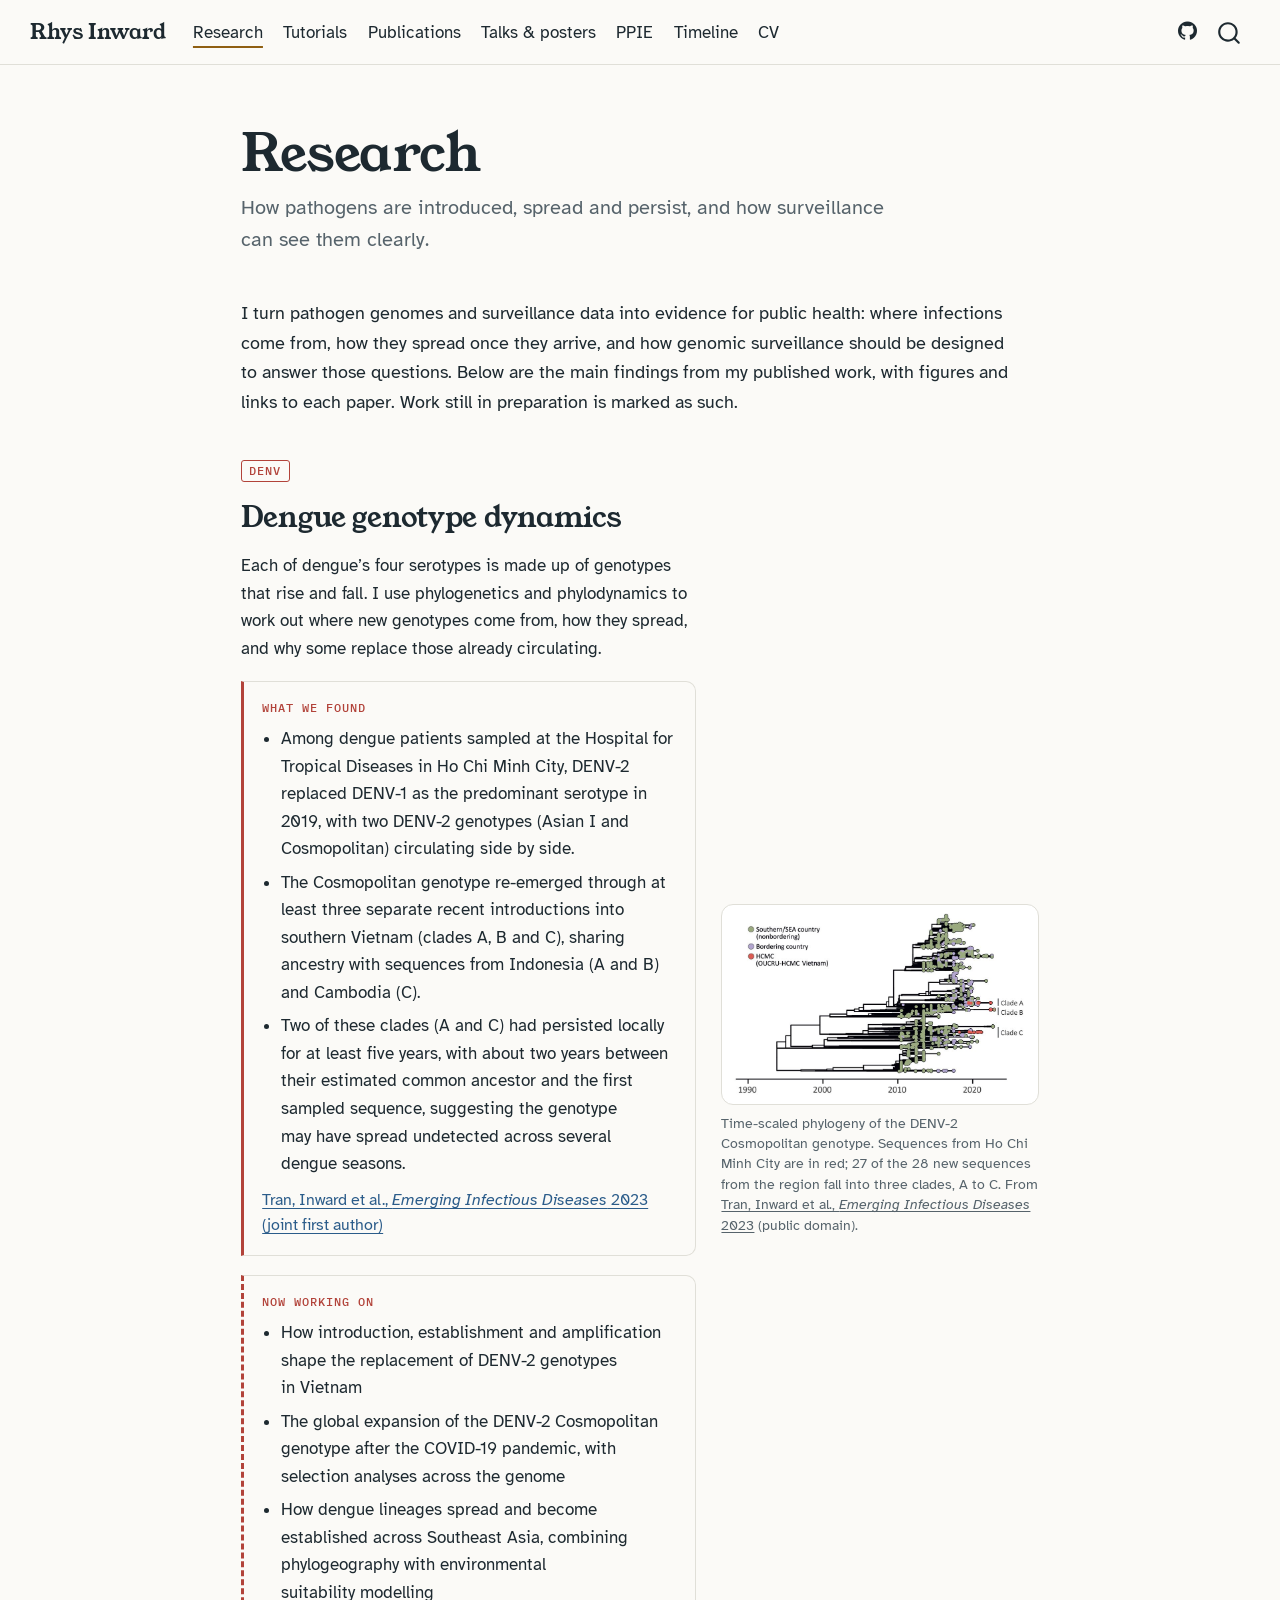
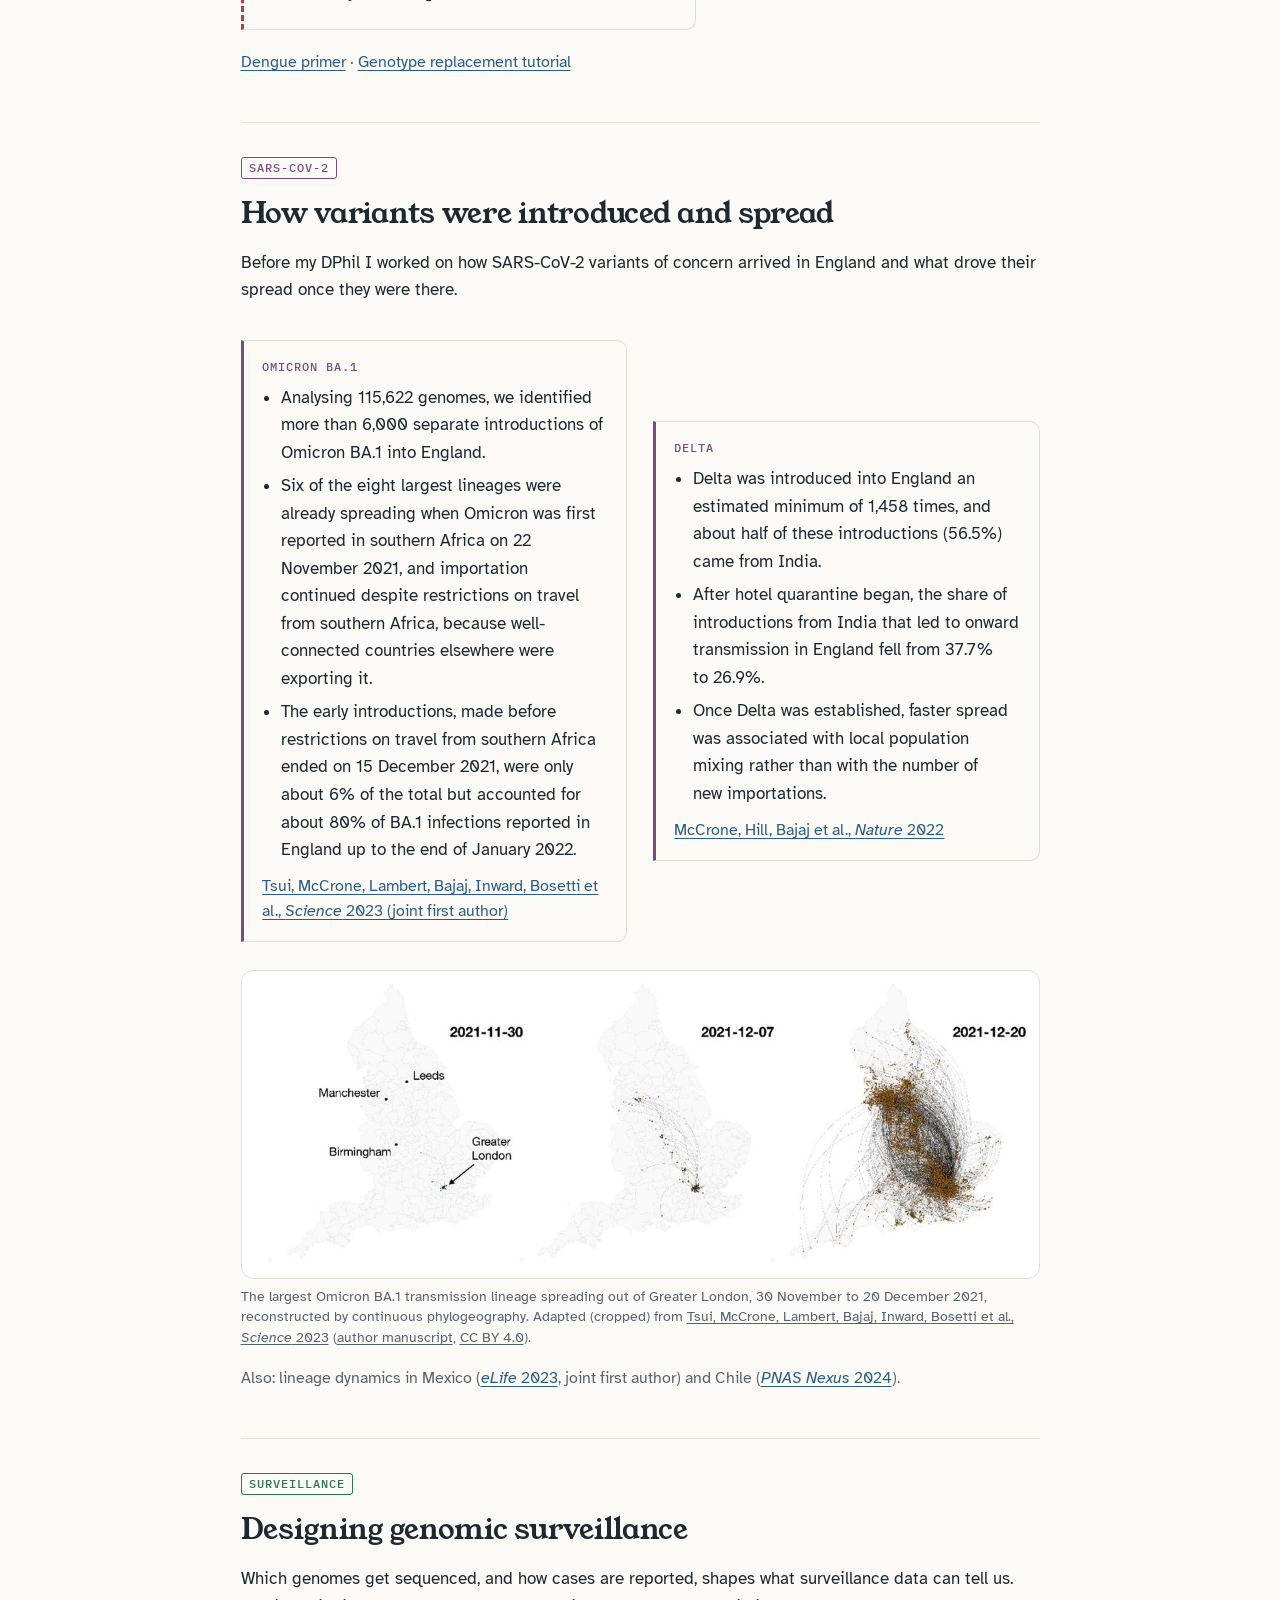
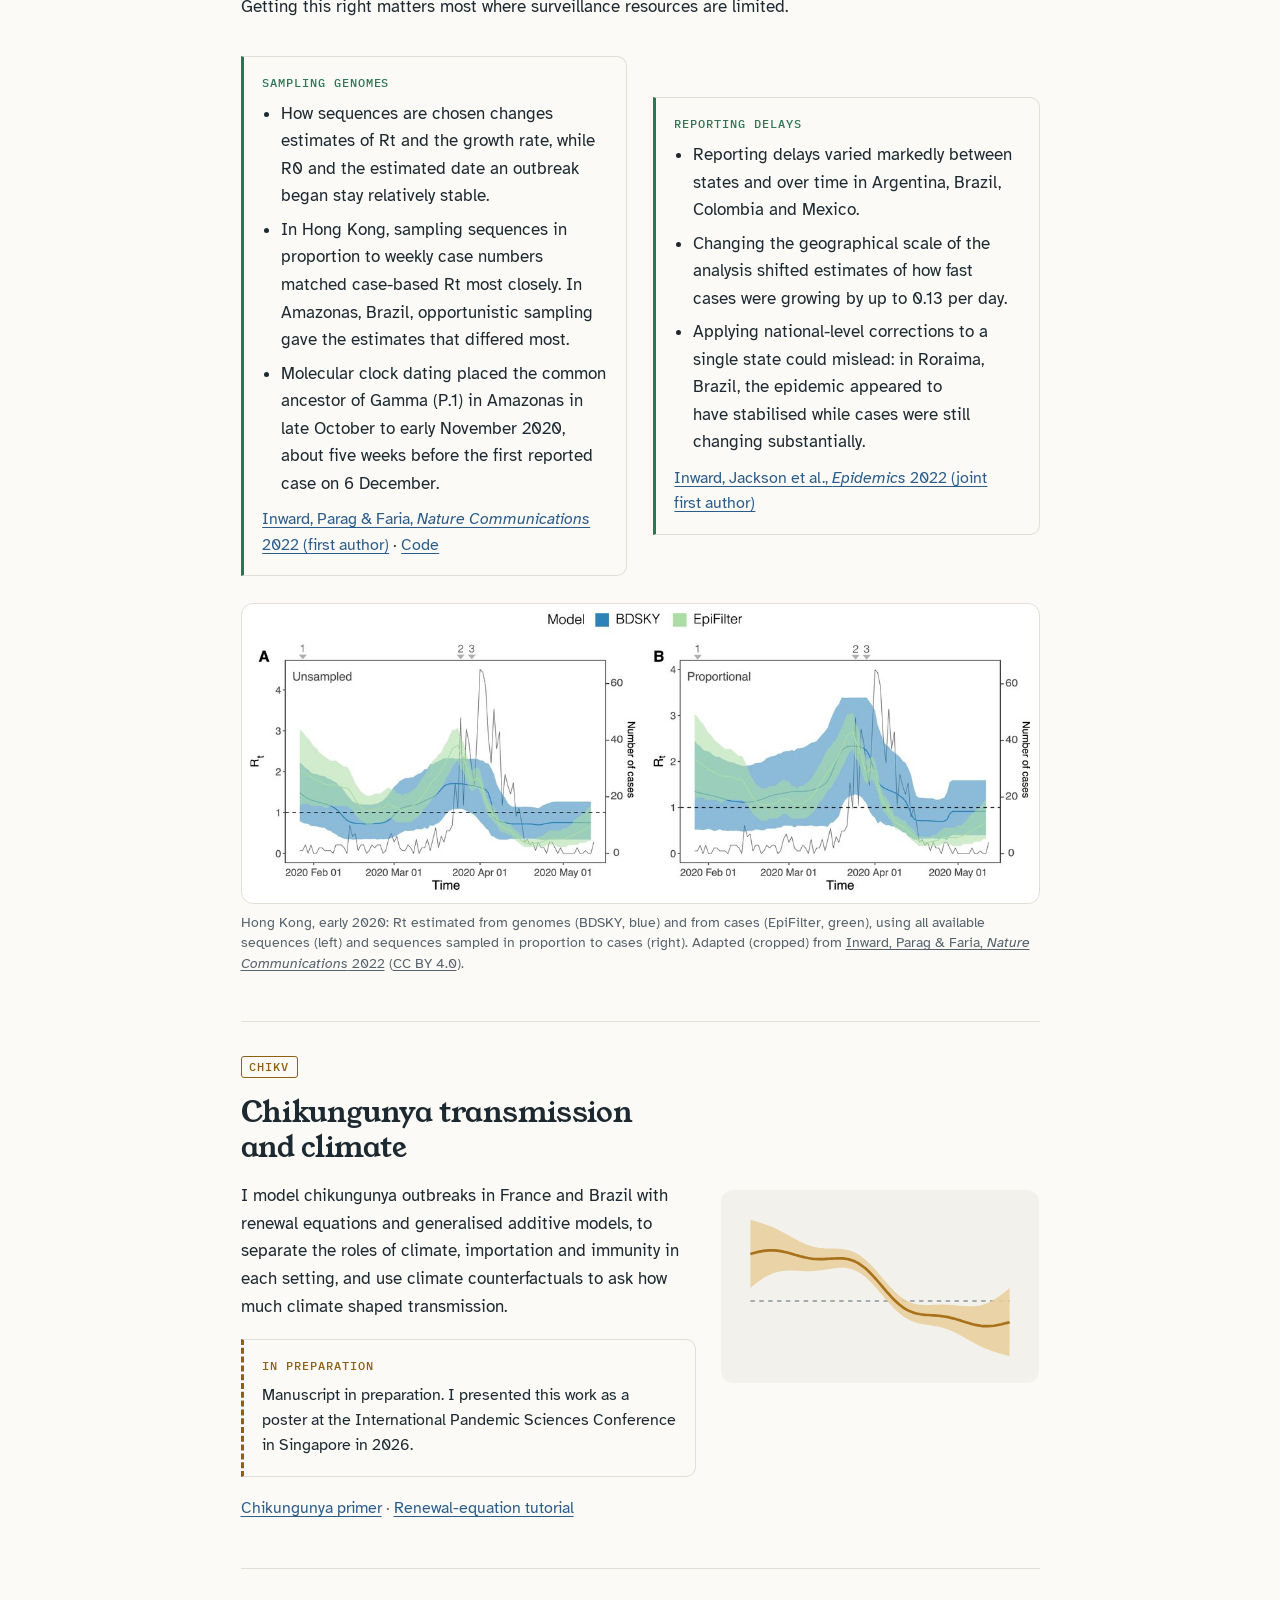
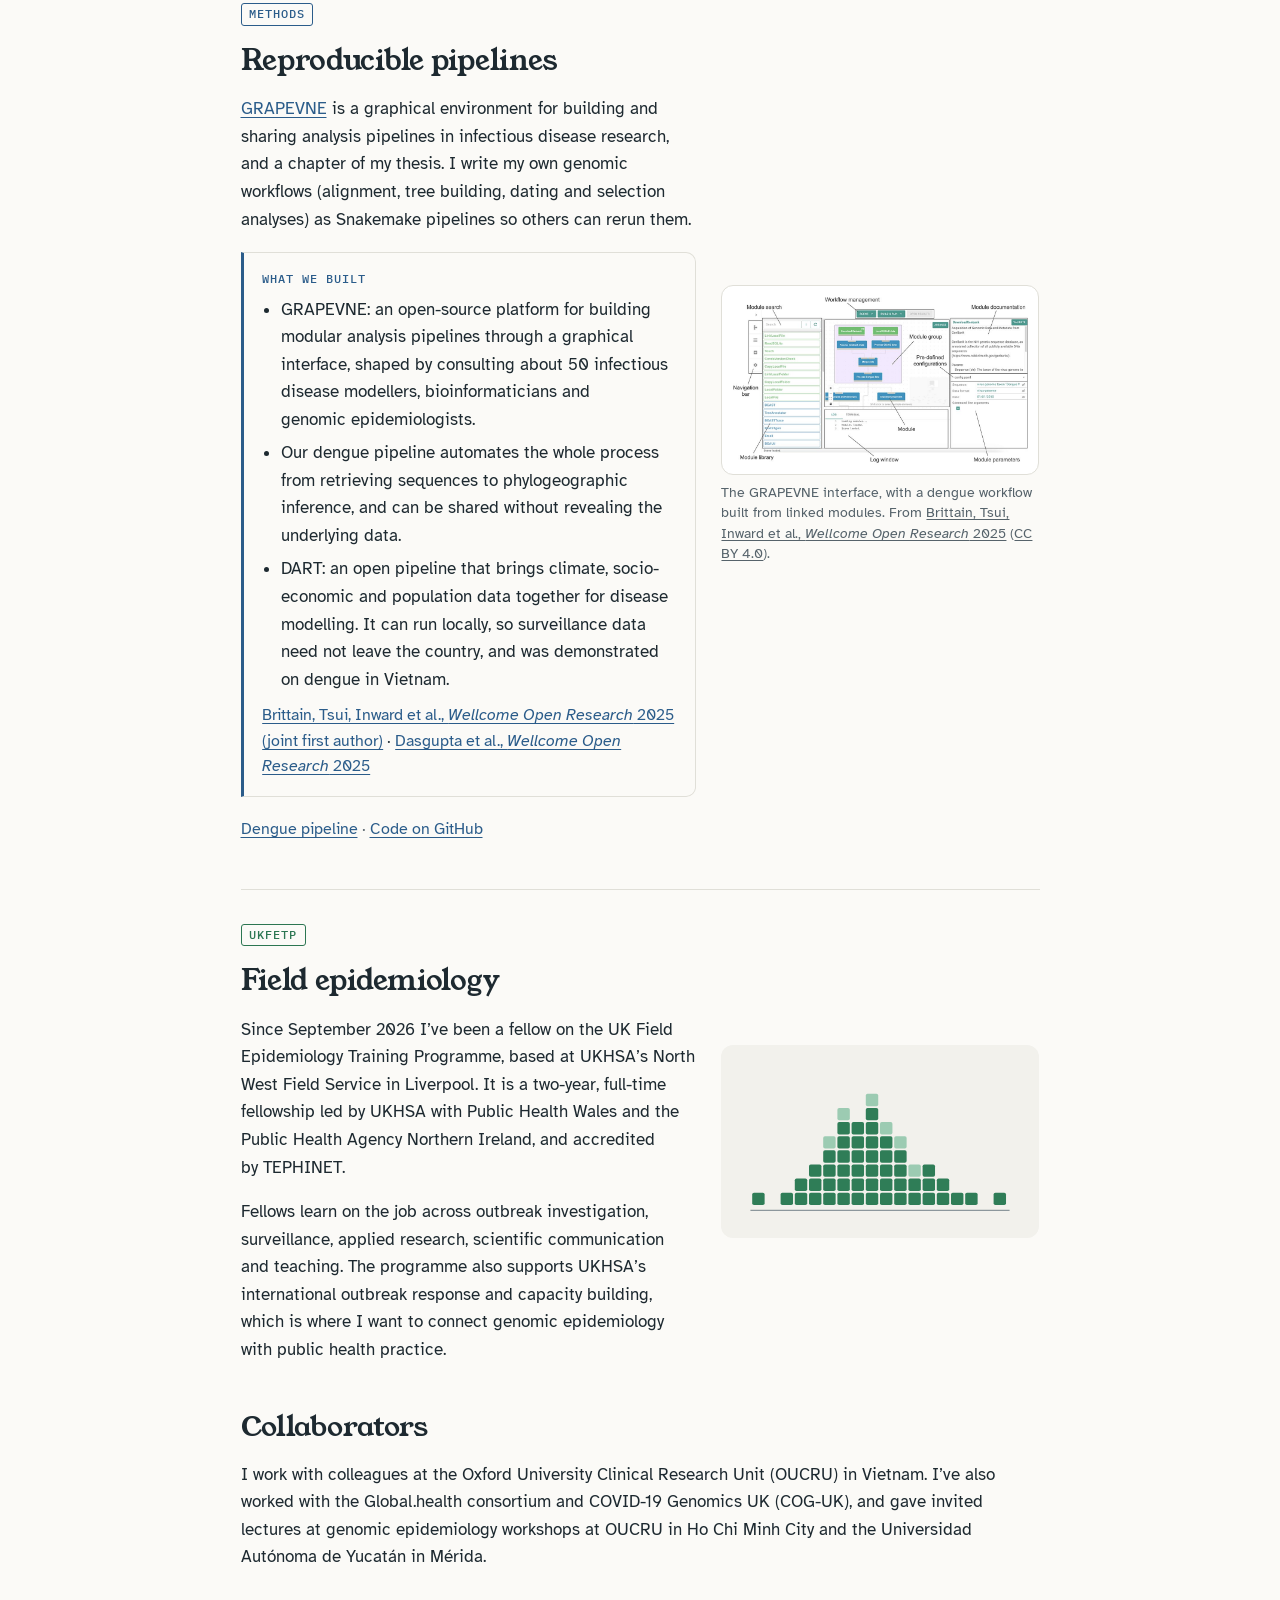
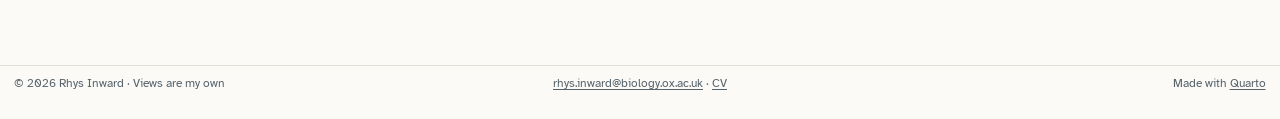
<file: research.html>
<!DOCTYPE html>
<html xmlns="http://www.w3.org/1999/xhtml" lang="en" xml:lang="en"><head>

<meta charset="utf-8">
<meta name="generator" content="quarto-1.10.19">

<meta name="viewport" content="width=device-width, initial-scale=1.0, user-scalable=yes">


<title>Research – Rhys Inward</title>
<style>
/* Default styles provided by pandoc.
** See https://pandoc.org/MANUAL.html#variables-for-html for config info.
*/
span.smallcaps{font-variant: small-caps;}
div.columns{display: flex; gap: 1.5em;}
div.column{flex: auto;}
@media screen {
div.columns{gap: min(4vw, 1.5em);}
div.column{overflow-x: auto;}
}
div.hanging-indent{margin-left: 1.5em; text-indent: -1.5em;}
ul.task-list{list-style: none;}
ul.task-list li input[type="checkbox"] {
  width: 0.8em;
  margin: 0 0.8em 0.2em -1em; /* quarto-specific, see https://github.com/quarto-dev/quarto-cli/issues/4556 */ 
  vertical-align: middle;
}
</style>


<script src="site_libs/quarto-nav/quarto-nav.js"></script>
<script src="site_libs/quarto-nav/headroom.min.js"></script>
<script src="site_libs/clipboard/clipboard.min.js"></script>
<script src="site_libs/quarto-search/autocomplete.umd.js"></script>
<script src="site_libs/quarto-search/fuse.min.js"></script>
<script src="site_libs/quarto-search/quarto-search.js"></script>
<meta name="quarto:offset" content="./">
<link href="./assets/img/favicon.svg" rel="icon" type="image/svg+xml">
<script src="site_libs/quarto-html/quarto.js" type="module"></script>
<script src="site_libs/quarto-html/tabsets/tabsets.js" type="module"></script>
<script src="site_libs/quarto-html/popper.min.js"></script>
<script src="site_libs/quarto-html/tippy.umd.min.js"></script>
<script src="site_libs/quarto-html/anchor.min.js"></script>
<link href="site_libs/quarto-html/tippy.css" rel="stylesheet">
<link href="site_libs/quarto-html/quarto-syntax-highlighting-1e2507db5f55d85482394ea8c8ce1bf8.css" rel="stylesheet" id="quarto-text-highlighting-styles">
<script src="site_libs/bootstrap/bootstrap.min.js"></script>
<link href="site_libs/bootstrap/bootstrap-icons.css" rel="stylesheet">
<link href="site_libs/bootstrap/bootstrap-8db7c802f7c6c11e8bea58dade600e51.min.css" rel="stylesheet" append-hash="true" id="quarto-bootstrap" data-mode="light">
<script src="site_libs/quarto-contrib/glightbox/glightbox.min.js"></script>
<link href="site_libs/quarto-contrib/glightbox/glightbox.min.css" rel="stylesheet">
<link href="site_libs/quarto-contrib/glightbox/lightbox.css" rel="stylesheet">
<script id="quarto-search-options" type="application/json">{
  "location": "navbar",
  "copy-button": false,
  "collapse-after": 3,
  "panel-placement": "end",
  "type": "overlay",
  "limit": 50,
  "keyboard-shortcut": [
    "f",
    "/",
    "s"
  ],
  "language": {
    "search-no-results-text": "No results",
    "search-matching-documents-text": "matching documents",
    "search-copy-link-title": "Copy link to search",
    "search-hide-matches-text": "Hide additional matches",
    "search-more-match-text": "more match in this document",
    "search-more-matches-text": "more matches in this document",
    "search-clear-button-title": "Clear",
    "search-text-placeholder": "",
    "search-detached-cancel-button-title": "Cancel",
    "search-submit-button-title": "Submit",
    "search-label": "Search"
  }
}</script>
<style>html{ scroll-behavior: smooth; }</style>
<link rel="preconnect" href="https://fonts.googleapis.com">
<link rel="preconnect" href="https://fonts.gstatic.com" crossorigin="">
<link rel="stylesheet" href="https://fonts.googleapis.com/css2?family=Atkinson+Hyperlegible:ital,wght@0,400;0,700;1,400;1,700&amp;family=IBM+Plex+Mono:wght@400;500&amp;family=Young+Serif&amp;display=swap">


<meta property="og:title" content="Research – Rhys Inward">
<meta property="og:description" content="How pathogens are introduced, spread and persist, and how surveillance can see them clearly.">
<meta property="og:image" content="https://rhysinward.github.io/assets/img/research/omicron-lineage-a.jpg">
<meta property="og:site_name" content="Rhys Inward">
<meta property="og:image:alt" content="Map of England showing the largest Omicron BA.1 transmission lineage spreading across the country">
<meta name="twitter:title" content="Research – Rhys Inward">
<meta name="twitter:description" content="How pathogens are introduced, spread and persist, and how surveillance can see them clearly.">
<meta name="twitter:image" content="https://rhysinward.github.io/assets/img/research/omicron-lineage-a.jpg">
<meta name="twitter:card" content="summary">
<meta name="twitter:image:alt" content="Map of England showing the largest Omicron BA.1 transmission lineage spreading across the country">
</head>

<body class="nav-fixed fullcontent quarto-light">

<div id="quarto-search-results"></div>
  <header id="quarto-header" class="headroom fixed-top">
    <nav class="navbar navbar-expand-lg " data-bs-theme="dark">
      <div class="navbar-container container-fluid">
      <div class="navbar-brand-container mx-auto">
    <a class="navbar-brand" href="./index.html">
    <span class="navbar-title">Rhys Inward</span>
    </a>
  </div>
            <div id="quarto-search" class="" title="Search"></div>
          <button class="navbar-toggler" type="button" data-bs-toggle="collapse" data-bs-target="#navbarCollapse" aria-controls="navbarCollapse" role="menu" aria-expanded="false" aria-label="Toggle navigation" onclick="if (window.quartoToggleHeadroom) { window.quartoToggleHeadroom(); }">
  <span class="navbar-toggler-icon"></span>
</button>
          <div class="collapse navbar-collapse" id="navbarCollapse">
            <ul class="navbar-nav navbar-nav-scroll me-auto">
  <li class="nav-item">
    <a class="nav-link active" href="./research.html" aria-current="page"> 
<span class="menu-text">Research</span></a>
  </li>  
  <li class="nav-item">
    <a class="nav-link" href="./tutorials/index.html"> 
<span class="menu-text">Tutorials</span></a>
  </li>  
  <li class="nav-item">
    <a class="nav-link" href="./publications.html"> 
<span class="menu-text">Publications</span></a>
  </li>  
  <li class="nav-item">
    <a class="nav-link" href="./talks.html"> 
<span class="menu-text">Talks &amp; posters</span></a>
  </li>  
  <li class="nav-item">
    <a class="nav-link" href="./ppie.html"> 
<span class="menu-text">PPIE</span></a>
  </li>  
  <li class="nav-item">
    <a class="nav-link" href="./timeline.html"> 
<span class="menu-text">Timeline</span></a>
  </li>  
  <li class="nav-item">
    <a class="nav-link" href="./cv.html"> 
<span class="menu-text">CV</span></a>
  </li>  
</ul>
            <ul class="navbar-nav navbar-nav-scroll ms-auto">
  <li class="nav-item compact">
    <a class="nav-link" href="https://github.com/rhysinward"> <i class="bi bi-github" role="img" aria-label="GitHub">
</i> 
<span class="menu-text"></span></a>
  </li>  
</ul>
          </div> <!-- /navcollapse -->
            <div class="quarto-navbar-tools">
</div>
      </div> <!-- /container-fluid -->
    </nav>
</header>
<!-- content -->
<div id="quarto-content" class="quarto-container page-columns page-rows-contents page-layout-article page-navbar">
<!-- sidebar -->
<!-- margin-sidebar -->
    
<!-- main -->
<main class="content" id="quarto-document-content">

<header id="title-block-header" class="quarto-title-block default">
<div class="quarto-title">
<h1 class="title">Research</h1>
<p class="subtitle lead">How pathogens are introduced, spread and persist, and how surveillance can see them clearly.</p>
</div>



<div class="quarto-title-meta">

    
  
    
  </div>
  


</header>


<div class="research-intro">
<p>I turn pathogen genomes and surveillance data into evidence for public health: where infections come from, how they spread once they arrive, and how genomic surveillance should be designed to answer those questions. Below are the main findings from my published work, with figures and links to each paper. Work still in preparation is marked as such.</p>
</div>
<div class="research-theme k-dengue">
<div class="grid">
<div class="g-col-12 g-col-md-7">
<p><span class="tag">DENV</span></p>
<section id="dengue-genotype-dynamics" class="level2">
<h2 class="anchored" data-anchor-id="dengue-genotype-dynamics">Dengue genotype dynamics</h2>
<p>Each of dengue’s four serotypes is made up of genotypes that rise and fall. I use phylogenetics and phylodynamics to work out where new genotypes come from, how they spread, and why some replace those already circulating.</p>
<div class="findings">
<p><span class="findings-label">What we found</span></p>
<ul>
<li>Among dengue patients sampled at the Hospital for Tropical Diseases in Ho Chi Minh City, DENV-2 replaced DENV-1 as the predominant serotype in 2019, with two DENV-2 genotypes (Asian I and Cosmopolitan) circulating side by side.</li>
<li>The Cosmopolitan genotype re-emerged through at least three separate recent introductions into southern Vietnam (clades A, B and C), sharing ancestry with sequences from Indonesia (A and B) and Cambodia (C).</li>
<li>Two of these clades (A and C) had persisted locally for at least five years, with about two years between their estimated common ancestor and the first sampled sequence, suggesting the genotype may have spread undetected across several dengue seasons.</li>
</ul>
<p><a href="https://doi.org/10.3201/eid2910.230529">Tran, Inward et al., <em>Emerging Infectious Diseases</em> 2023 (joint first author)</a></p>
</div>
<div class="findings in-progress">
<p><span class="findings-label">Now working on</span></p>
<ul>
<li>How introduction, establishment and amplification shape the replacement of DENV-2 genotypes in Vietnam</li>
<li>The global expansion of the DENV-2 Cosmopolitan genotype after the COVID-19 pandemic, with selection analyses across the genome</li>
<li>How dengue lineages spread and become established across Southeast Asia, combining phylogeography with environmental suitability modelling</li>
</ul>
</div>
<div class="related">
<p><a href="./tutorials/dengue-primer.html">Dengue primer</a> · <a href="./tutorials/genotype-replacement.html">Genotype replacement tutorial</a></p>
</div>
</section>
</div>
<div class="g-col-12 g-col-md-5">
<div class="real-fig">
<p><a href="assets/img/research/denv2-cosmopolitan-tree.jpg" class="lightbox" data-gallery="quarto-lightbox-gallery-1"><img src="assets/img/research/denv2-cosmopolitan-tree.jpg" class="img-fluid" alt="Time-scaled phylogenetic tree of the DENV-2 Cosmopolitan genotype from 1990 to the early 2020s, with Ho Chi Minh City sequences in red falling into three clades labelled A, B and C"></a></p>
<p><span class="fig-credit">Time-scaled phylogeny of the DENV-2 Cosmopolitan genotype. Sequences from Ho Chi Minh City are in red; 27 of the 28 new sequences from the region fall into three clades, A to C. From <a href="https://doi.org/10.3201/eid2910.230529">Tran, Inward et al., <em>Emerging Infectious Diseases</em> 2023</a> (public domain).</span></p>
</div>
</div>
</div>
</div>
<div class="research-theme k-sars">
<p><span class="tag">SARS-CoV-2</span></p>
<section id="how-variants-were-introduced-and-spread" class="level2">
<h2 class="anchored" data-anchor-id="how-variants-were-introduced-and-spread">How variants were introduced and spread</h2>
<p>Before my DPhil I worked on how SARS-CoV-2 variants of concern arrived in England and what drove their spread once they were there.</p>
<div class="grid">
<div class="g-col-12 g-col-md-6">
<div class="findings">
<p><span class="findings-label">Omicron BA.1</span></p>
<ul>
<li>Analysing 115,622 genomes, we identified more than 6,000 separate introductions of Omicron BA.1 into England.</li>
<li>Six of the eight largest lineages were already spreading when Omicron was first reported in southern Africa on 22 November 2021, and importation continued despite restrictions on travel from southern Africa, because well-connected countries elsewhere were exporting it.</li>
<li>The early introductions, made before restrictions on travel from southern Africa ended on 15 December 2021, were only about 6% of the total but accounted for about 80% of BA.1 infections reported in England up to the end of January 2022.</li>
</ul>
<p><a href="https://doi.org/10.1126/science.adg6605">Tsui, McCrone, Lambert, Bajaj, Inward, Bosetti et al., <em>Science</em> 2023 (joint first author)</a></p>
</div>
</div>
<div class="g-col-12 g-col-md-6">
<div class="findings">
<p><span class="findings-label">Delta</span></p>
<ul>
<li>Delta was introduced into England an estimated minimum of 1,458 times, and about half of these introductions (56.5%) came from India.</li>
<li>After hotel quarantine began, the share of introductions from India that led to onward transmission in England fell from 37.7% to 26.9%.</li>
<li>Once Delta was established, faster spread was associated with local population mixing rather than with the number of new importations.</li>
</ul>
<p><a href="https://doi.org/10.1038/s41586-022-05200-3">McCrone, Hill, Bajaj et al., <em>Nature</em> 2022</a></p>
</div>
</div>
</div>
<div class="real-fig wide">
<p><a href="assets/img/research/omicron-spread.jpg" class="lightbox" data-gallery="quarto-lightbox-gallery-2"><img src="assets/img/research/omicron-spread.jpg" class="img-fluid" alt="Three maps of England on 30 November, 7 December and 20 December 2021, showing an Omicron transmission lineage starting in Greater London and spreading across the country"></a></p>
<p><span class="fig-credit">The largest Omicron BA.1 transmission lineage spreading out of Greater London, 30 November to 20 December 2021, reconstructed by continuous phylogeography. Adapted (cropped) from <a href="https://doi.org/10.1126/science.adg6605">Tsui, McCrone, Lambert, Bajaj, Inward, Bosetti et al., <em>Science</em> 2023</a> (<a href="https://europepmc.org/article/PMC/PMC10866301">author manuscript</a>, <a href="https://creativecommons.org/licenses/by/4.0/">CC BY 4.0</a>).</span></p>
</div>
<div class="related">
<p>Also: lineage dynamics in Mexico (<a href="https://doi.org/10.7554/eLife.82069"><em>eLife</em> 2023</a>, joint first author) and Chile (<a href="https://doi.org/10.1093/pnasnexus/pgae483"><em>PNAS Nexus</em> 2024</a>).</p>
</div>
</section>
</div>
<div class="research-theme k-public-health">
<p><span class="tag">Surveillance</span></p>
<section id="designing-genomic-surveillance" class="level2">
<h2 class="anchored" data-anchor-id="designing-genomic-surveillance">Designing genomic surveillance</h2>
<p>Which genomes get sequenced, and how cases are reported, shapes what surveillance data can tell us. Getting this right matters most where surveillance resources are limited.</p>
<div class="grid">
<div class="g-col-12 g-col-md-6">
<div class="findings">
<p><span class="findings-label">Sampling genomes</span></p>
<ul>
<li>How sequences are chosen changes estimates of Rt and the growth rate, while R0 and the estimated date an outbreak began stay relatively stable.</li>
<li>In Hong Kong, sampling sequences in proportion to weekly case numbers matched case-based Rt most closely. In Amazonas, Brazil, opportunistic sampling gave the estimates that differed most.</li>
<li>Molecular clock dating placed the common ancestor of Gamma (P.1) in Amazonas in late October to early November 2020, about five weeks before the first reported case on 6 December.</li>
</ul>
<p><a href="https://doi.org/10.1038/s41467-022-32812-0">Inward, Parag &amp; Faria, <em>Nature Communications</em> 2022 (first author)</a> · <a href="https://github.com/rhysinward/Phylodynamic-Subsampling">Code</a></p>
</div>
</div>
<div class="g-col-12 g-col-md-6">
<div class="findings">
<p><span class="findings-label">Reporting delays</span></p>
<ul>
<li>Reporting delays varied markedly between states and over time in Argentina, Brazil, Colombia and Mexico.</li>
<li>Changing the geographical scale of the analysis shifted estimates of how fast cases were growing by up to 0.13 per day.</li>
<li>Applying national-level corrections to a single state could mislead: in Roraima, Brazil, the epidemic appeared to have stabilised while cases were still changing substantially.</li>
</ul>
<p><a href="https://doi.org/10.1016/j.epidem.2022.100627">Inward, Jackson et al., <em>Epidemics</em> 2022 (joint first author)</a></p>
</div>
</div>
</div>
<div class="real-fig wide">
<p><a href="assets/img/research/sampling-rt-hong-kong.jpg" class="lightbox" data-gallery="quarto-lightbox-gallery-3"><img src="assets/img/research/sampling-rt-hong-kong.jpg" class="img-fluid" alt="Two panels of time-varying reproduction number in Hong Kong in early 2020, comparing estimates from genomes and from case data for unsampled and proportionally sampled sequences"></a></p>
<p><span class="fig-credit">Hong Kong, early 2020: Rt estimated from genomes (BDSKY, blue) and from cases (EpiFilter, green), using all available sequences (left) and sequences sampled in proportion to cases (right). Adapted (cropped) from <a href="https://doi.org/10.1038/s41467-022-32812-0">Inward, Parag &amp; Faria, <em>Nature Communications</em> 2022</a> (<a href="https://creativecommons.org/licenses/by/4.0/">CC BY 4.0</a>).</span></p>
</div>
</section>
</div>
<div class="research-theme k-chik">
<div class="grid">
<div class="g-col-12 g-col-md-7">
<p><span class="tag">CHIKV</span></p>
<section id="chikungunya-transmission-and-climate" class="level2">
<h2 class="anchored" data-anchor-id="chikungunya-transmission-and-climate">Chikungunya transmission and climate</h2>
<p>I model chikungunya outbreaks in France and Brazil with renewal equations and generalised additive models, to separate the roles of climate, importation and immunity in each setting, and use climate counterfactuals to ask how much climate shaped transmission.</p>
<div class="findings in-progress">
<p><span class="findings-label">In preparation</span></p>
<p>Manuscript in preparation. I presented this work as a poster at the International Pandemic Sciences Conference in Singapore in 2026.</p>
</div>
<div class="related">
<p><a href="./tutorials/chikungunya-primer.html">Chikungunya primer</a> · <a href="./tutorials/renewal-rt.html">Renewal-equation tutorial</a></p>
</div>
</section>
</div>
<div class="g-col-12 g-col-md-5">
<p><a href="assets/img/rt.svg" class="lightbox" data-gallery="quarto-lightbox-gallery-4"><img src="assets/img/rt.svg" class="theme-fig img-fluid" alt="Illustration of a reproduction number curve falling below one, with an uncertainty band"></a></p>
</div>
</div>
</div>
<div class="research-theme k-methods">
<div class="grid">
<div class="g-col-12 g-col-md-7">
<p><span class="tag">Methods</span></p>
<section id="reproducible-pipelines" class="level2">
<h2 class="anchored" data-anchor-id="reproducible-pipelines">Reproducible pipelines</h2>
<p><a href="https://grapevne.readthedocs.io">GRAPEVNE</a> is a graphical environment for building and sharing analysis pipelines in infectious disease research, and a chapter of my thesis. I write my own genomic workflows (alignment, tree building, dating and selection analyses) as Snakemake pipelines so others can rerun them.</p>
<div class="findings">
<p><span class="findings-label">What we built</span></p>
<ul>
<li>GRAPEVNE: an open-source platform for building modular analysis pipelines through a graphical interface, shaped by consulting about 50 infectious disease modellers, bioinformaticians and genomic epidemiologists.</li>
<li>Our dengue pipeline automates the whole process from retrieving sequences to phylogeographic inference, and can be shared without revealing the underlying data.</li>
<li>DART: an open pipeline that brings climate, socio-economic and population data together for disease modelling. It can run locally, so surveillance data need not leave the country, and was demonstrated on dengue in Vietnam.</li>
</ul>
<p><a href="https://doi.org/10.12688/wellcomeopenres.23824.1">Brittain, Tsui, Inward et al., <em>Wellcome Open Research</em> 2025 (joint first author)</a> · <a href="https://doi.org/10.12688/wellcomeopenres.24774.3">Dasgupta et al., <em>Wellcome Open Research</em> 2025</a></p>
</div>
<div class="related">
<p><a href="https://github.com/rhysinward/dengue_pipeline">Dengue pipeline</a> · <a href="https://github.com/rhysinward">Code on GitHub</a></p>
</div>
</section>
</div>
<div class="g-col-12 g-col-md-5">
<div class="real-fig">
<p><a href="assets/img/research/grapevne-interface.jpg" class="lightbox" data-gallery="quarto-lightbox-gallery-5"><img src="assets/img/research/grapevne-interface.jpg" class="img-fluid" alt="Screenshot of the GRAPEVNE interface showing a module library, a canvas with a dengue workflow built from linked modules, and a module documentation panel"></a></p>
<p><span class="fig-credit">The GRAPEVNE interface, with a dengue workflow built from linked modules. From <a href="https://doi.org/10.12688/wellcomeopenres.23824.1">Brittain, Tsui, Inward et al., <em>Wellcome Open Research</em> 2025</a> (<a href="https://creativecommons.org/licenses/by/4.0/">CC BY 4.0</a>).</span></p>
</div>
</div>
</div>
</div>
<div class="research-theme k-field">
<div class="grid">
<div class="g-col-12 g-col-md-7">
<p><span class="tag">UKFETP</span></p>
<section id="field-epidemiology" class="level2">
<h2 class="anchored" data-anchor-id="field-epidemiology">Field epidemiology</h2>
<p>Since September 2026 I’ve been a fellow on the UK Field Epidemiology Training Programme, based at UKHSA’s North West Field Service in Liverpool. It is a two-year, full-time fellowship led by UKHSA with Public Health Wales and the Public Health Agency Northern Ireland, and accredited by TEPHINET.</p>
<p>Fellows learn on the job across outbreak investigation, surveillance, applied research, scientific communication and teaching. The programme also supports UKHSA’s international outbreak response and capacity building, which is where I want to connect genomic epidemiology with public health practice.</p>
</section>
</div>
<div class="g-col-12 g-col-md-5">
<p><a href="assets/img/epicurve.svg" class="lightbox" data-gallery="quarto-lightbox-gallery-6"><img src="assets/img/epicurve.svg" class="theme-fig img-fluid" alt="Illustration of an epidemic curve drawn with one square per case"></a></p>
</div>
</div>
</div>
<section id="collaborators" class="level2">
<h2 class="anchored" data-anchor-id="collaborators">Collaborators</h2>
<p>I work with colleagues at the Oxford University Clinical Research Unit (OUCRU) in Vietnam. I’ve also worked with the Global.health consortium and COVID-19 Genomics UK (COG-UK), and gave invited lectures at genomic epidemiology workshops at OUCRU in Ho Chi Minh City and the Universidad Autónoma de Yucatán in Mérida.</p>


</section>

</main> <!-- /main -->
<script>
document.querySelectorAll(".chip-filter").forEach(group => {
  const items = () => document.querySelectorAll(group.dataset.target);
  const sides = () => {
    let i = 0;
    items().forEach(el => { if (!el.hidden) el.dataset.side = i++ % 2 ? "r" : "l"; });
  };
  group.addEventListener("click", e => {
    const btn = e.target.closest(".chip");
    if (!btn) return;
    group.querySelectorAll(".chip").forEach(b => b.setAttribute("aria-pressed", String(b === btn)));
    const kind = btn.dataset.kind;
    items().forEach(el => {
      el.hidden = kind === "key" ? el.dataset.key !== "true" : kind !== "all" && el.dataset.kind !== kind;
    });
    sides();
  });
});
</script>
<script>
// Accessibility and navigation fixes for Quarto's built-in markup.
(() => {
  const ready = fn => document.readyState === "loading" ? document.addEventListener("DOMContentLoaded", fn) : fn();
  ready(() => {
    // The menu button is a disclosure, not a menu; name the main navigation.
    document.querySelectorAll(".navbar-toggler[role='menu']").forEach(b => b.removeAttribute("role"));
    const mainNav = document.querySelector("#quarto-header nav");
    if (mainNav && !mainNav.hasAttribute("aria-label")) mainNav.setAttribute("aria-label", "Main");

    // Listing card titles are h5 straight under a section h2; announce them as h3.
    document.querySelectorAll(".quarto-grid-item h5.card-title").forEach(h => h.setAttribute("aria-level", "3"));

    // Wide output blocks scroll sideways; make them reachable by keyboard.
    const outputs = document.querySelectorAll(".cell-output pre");
    const markScroll = pre => {
      const wide = pre.scrollWidth > pre.clientWidth + 1;
      if (wide) {
        pre.tabIndex = 0;
        pre.setAttribute("role", "region");
        // Each region needs its own name.
        pre.setAttribute("aria-label", `Code output ${[...outputs].indexOf(pre) + 1} of ${outputs.length}, scrolls sideways`);
      } else if (pre.getAttribute("role") === "region") {
        pre.removeAttribute("tabindex");
        pre.removeAttribute("role");
        pre.removeAttribute("aria-label");
      }
    };
    outputs.forEach(markScroll);
    if (outputs.length && "ResizeObserver" in window) {
      const ro = new ResizeObserver(entries => entries.forEach(e => markScroll(e.target)));
      outputs.forEach(pre => ro.observe(pre));
    }

    // Topic tags on a tutorial point at that topic on the tutorials page, not at
    // a filtered list on the home page. Quarto wraps each tag in a link once it
    // has loaded listings.json, so rewrite the link whenever it appears.
    const cats = document.querySelector("header.quarto-title-block .quarto-categories");
    if (cats) {
      const offset = document.querySelector("meta[name='quarto:offset']")?.content || "./";
      const hubs = ["Dengue", "Chikungunya", "S. intermedius", "Methods"];
      const slug = s => s.toLowerCase().replace(/[^a-z0-9]+/g, "-").replace(/^-|-$/g, "");
      const target = name => offset + "tutorials/index.html" + (hubs.includes(name) ? "#" + slug(name) : "");
      const fix = () => {
        // If our fallback link was wrapped again by Quarto, keep just one link.
        cats.querySelectorAll(".quarto-category a a").forEach(inner => inner.replaceWith(...inner.childNodes));
        cats.querySelectorAll(".quarto-category a").forEach(a => {
          const want = target(a.closest(".quarto-category").textContent.trim());
          if (a.getAttribute("href") !== want) a.setAttribute("href", want);
        });
      };
      fix();
      new MutationObserver(fix).observe(cats, { childList: true, subtree: true });
      // If Quarto never adds its links (listings.json unavailable), add them.
      window.addEventListener("load", () => setTimeout(() => {
        cats.querySelectorAll(".quarto-category").forEach(tag => {
          if (tag.querySelector("a")) return;
          const a = document.createElement("a");
          a.href = target(tag.textContent.trim());
          a.append(...tag.childNodes);
          tag.append(a);
        });
      }, 2000));
    }
  });

  // Search overlay: keep Tab inside it while open, let Escape close it from
  // anywhere, and return focus to the search button when it closes.
  document.addEventListener("keydown", e => {
    const box = document.querySelector(".aa-DetachedContainer");
    if (!box) return;
    if (e.key === "Escape" && document.activeElement !== box.querySelector("input")) {
      box.querySelector(".aa-DetachedCancelButton")?.click();
      return;
    }
    if (e.key !== "Tab") return;
    const stops = [...box.querySelectorAll("input, button, a[href], [tabindex]:not([tabindex='-1'])")]
      .filter(el => !el.disabled && el.getClientRects().length && !el.matches(".aa-SubmitButton"));
    if (!stops.length) return;
    const first = stops[0], last = stops[stops.length - 1], here = document.activeElement;
    if (!box.contains(here)) { e.preventDefault(); first.focus(); }
    else if (e.shiftKey && here === first) { e.preventDefault(); last.focus(); }
    else if (!e.shiftKey && here === last) { e.preventDefault(); first.focus(); }
  }, true);
  let wasOpen = false;
  new MutationObserver(() => {
    const open = !!document.querySelector(".aa-DetachedOverlay");
    if (wasOpen && !open) {
      // Wait a tick: the overlay's own close may still be moving focus.
      setTimeout(() => {
        const btn = document.querySelector(".aa-DetachedSearchButton");
        const here = document.activeElement;
        if (btn && (!here || here === document.body || !here.isConnected)) btn.focus();
      }, 0);
    }
    wasOpen = open;
  }).observe(document.body, { childList: true });

  // Escape closes the phone menu and returns focus to the menu button.
  document.addEventListener("keydown", e => {
    if (e.key !== "Escape" || document.querySelector(".aa-DetachedContainer")) return;
    const menu = document.querySelector("#navbarCollapse.show");
    if (!menu || !window.bootstrap) return;
    bootstrap.Collapse.getOrCreateInstance(menu).hide();
    document.querySelector(".navbar-toggler")?.focus();
  });
})();
</script>
<script>
// Home hero animation: plays muted while on screen, never starts by itself for
// people who prefer reduced motion, and can always be paused or played.
(() => {
  const fig = document.querySelector(".hero-video");
  if (!fig) return;
  const video = fig.querySelector("video");
  const btn = fig.querySelector(".hero-video-toggle");
  const reduce = window.matchMedia("(prefers-reduced-motion: reduce)");
  video.controls = false;
  btn.hidden = false;
  let stopped = reduce.matches;   // paused by the visitor, or by their motion setting
  let onScreen = false;
  const sync = () => {
    btn.classList.toggle("is-paused", video.paused);
    btn.setAttribute("aria-label", video.paused ? "Play the animation" : "Pause the animation");
  };
  // The first play continues from the poster frame (data-poster-time, in
  // seconds) so the picture does not jump back to the start; it then loops.
  let started = false;
  let played = false;
  const update = () => {
    if (!stopped && onScreen) {
      if (!started && video.dataset.posterTime) {
        started = true;
        const seek = () => { video.currentTime = parseFloat(video.dataset.posterTime); };
        if (video.readyState >= 1) seek();
        else video.addEventListener("loadedmetadata", seek, { once: true });
      }
      // Only a refusal to autoplay counts as stopped; an AbortError just means
      // our own pause() (e.g. scrolling away) interrupted a pending play().
      const first = !played;
      played = true;
      video.play().then(() => {
        // On the first play only: if the browser reset the position while
        // loading, apply the poster time once more.
        const p = parseFloat(video.dataset.posterTime || "0");
        if (first && p && video.currentTime < 1) video.currentTime = p;
      }).catch(e => { if (e.name === "NotAllowedError") { stopped = true; sync(); } });
    } else {
      video.pause();
    }
  };
  btn.addEventListener("click", () => {
    stopped = !video.paused;
    if (!stopped) onScreen = true;
    update();
  });
  video.addEventListener("play", sync);
  video.addEventListener("pause", sync);
  if ("IntersectionObserver" in window) {
    new IntersectionObserver(([entry]) => { onScreen = entry.isIntersecting; update(); }, { threshold: 0.2 }).observe(video);
  } else {
    onScreen = true; update();
  }
  reduce.addEventListener?.("change", () => { if (reduce.matches) { stopped = true; update(); } });
  sync();
})();
</script>
<script id="quarto-html-after-body" type="application/javascript">
  window.document.addEventListener("DOMContentLoaded", function (event) {
    const icon = "";
    const anchorJS = new window.AnchorJS();
    anchorJS.options = {
      placement: 'right',
      icon: icon
    };
    anchorJS.add('.anchored');
    const isCodeAnnotation = (el) => {
      for (const clz of el.classList) {
        if (clz.startsWith('code-annotation-')) {                     
          return true;
        }
      }
      return false;
    }
    const onCopySuccess = function(e) {
      // button target
      const button = e.trigger;
      // don't keep focus
      button.blur();
      // flash "checked"
      button.classList.add('code-copy-button-checked');
      var currentTitle = button.getAttribute("title");
      button.setAttribute("title", "Copied!");
      let tooltip;
      if (window.bootstrap) {
        button.setAttribute("data-bs-toggle", "tooltip");
        button.setAttribute("data-bs-placement", "left");
        button.setAttribute("data-bs-title", "Copied!");
        tooltip = new bootstrap.Tooltip(button, 
          { trigger: "manual", 
            customClass: "code-copy-button-tooltip",
            offset: [0, -8]});
        tooltip.show();    
      }
      setTimeout(function() {
        if (tooltip) {
          tooltip.hide();
          button.removeAttribute("data-bs-title");
          button.removeAttribute("data-bs-toggle");
          button.removeAttribute("data-bs-placement");
        }
        button.setAttribute("title", currentTitle);
        button.classList.remove('code-copy-button-checked');
      }, 1000);
      // clear code selection
      e.clearSelection();
    }
    const getTextToCopy = function(trigger) {
      const outerScaffold = trigger.parentElement.cloneNode(true);
      const codeEl = outerScaffold.querySelector('code');
      for (const childEl of codeEl.children) {
        if (isCodeAnnotation(childEl)) {
          childEl.remove();
        }
      }
      return codeEl.innerText;
    }
    const clipboard = new window.ClipboardJS('.code-copy-button:not([data-in-quarto-modal])', {
      text: getTextToCopy
    });
    clipboard.on('success', onCopySuccess);
    if (window.document.getElementById('quarto-embedded-source-code-modal')) {
      const clipboardModal = new window.ClipboardJS('.code-copy-button[data-in-quarto-modal]', {
        text: getTextToCopy,
        container: window.document.getElementById('quarto-embedded-source-code-modal')
      });
      clipboardModal.on('success', onCopySuccess);
    }
      var localhostRegex = new RegExp(/^(?:http|https):\/\/localhost\:?[0-9]*\//);
      var mailtoRegex = new RegExp(/^mailto:/);
        var filterRegex = new RegExp("https:\/\/rhysinward\.github\.io");
      var isInternal = (href) => {
          return filterRegex.test(href) || localhostRegex.test(href) || mailtoRegex.test(href);
      }
      // Inspect non-navigation links and adorn them if external
     var links = window.document.querySelectorAll('a[href]:not(.nav-link):not(.navbar-brand):not(.toc-action):not(.sidebar-link):not(.sidebar-item-toggle):not(.pagination-link):not(.no-external):not([aria-hidden]):not(.dropdown-item):not(.quarto-navigation-tool):not(.about-link)');
      for (var i=0; i<links.length; i++) {
        const link = links[i];
        if (!isInternal(link.href)) {
          // undo the damage that might have been done by quarto-nav.js in the case of
          // links that we want to consider external
          if (link.dataset.originalHref !== undefined) {
            link.href = link.dataset.originalHref;
          }
            // target, if specified
            link.setAttribute("target", "_blank");
            if (link.getAttribute("rel") === null) {
              link.setAttribute("rel", "noopener");
            }
        }
      }
    function tippyHover(el, contentFn, onTriggerFn, onUntriggerFn) {
      const config = {
        allowHTML: true,
        maxWidth: 500,
        delay: 100,
        arrow: false,
        appendTo: function(el) {
            return el.parentElement;
        },
        interactive: true,
        interactiveBorder: 10,
        theme: 'quarto',
        placement: 'bottom-start',
      };
      if (contentFn) {
        config.content = contentFn;
      }
      if (onTriggerFn) {
        config.onTrigger = onTriggerFn;
      }
      if (onUntriggerFn) {
        config.onUntrigger = onUntriggerFn;
      }
      window.tippy(el, config); 
    }
    const noterefs = window.document.querySelectorAll('a[role="doc-noteref"]');
    for (var i=0; i<noterefs.length; i++) {
      const ref = noterefs[i];
      tippyHover(ref, function() {
        // use id or data attribute instead here
        let href = ref.getAttribute('data-footnote-href') || ref.getAttribute('href');
        try { href = new URL(href).hash; } catch {}
        const id = href.replace(/^#\/?/, "");
        const note = window.document.getElementById(id);
        if (note) {
          return note.innerHTML;
        } else {
          return "";
        }
      });
    }
    const xrefs = window.document.querySelectorAll('a.quarto-xref');
    const processXRef = (id, note) => {
      // Strip column container classes
      const stripColumnClz = (el) => {
        el.classList.remove("page-full", "page-columns");
        if (el.children) {
          for (const child of el.children) {
            stripColumnClz(child);
          }
        }
      }
      stripColumnClz(note)
      if (id === null || id.startsWith('sec-')) {
        // Special case sections, only their first couple elements
        const container = document.createElement("div");
        if (note.children && note.children.length > 2) {
          container.appendChild(note.children[0].cloneNode(true));
          for (let i = 1; i < note.children.length; i++) {
            const child = note.children[i];
            if (child.tagName === "P" && child.innerText === "") {
              continue;
            } else {
              container.appendChild(child.cloneNode(true));
              break;
            }
          }
          if (window.Quarto?.typesetMath) {
            window.Quarto.typesetMath(container);
          }
          return container.innerHTML
        } else {
          if (window.Quarto?.typesetMath) {
            window.Quarto.typesetMath(note);
          }
          return note.innerHTML;
        }
      } else {
        // Remove any anchor links if they are present
        const anchorLink = note.querySelector('a.anchorjs-link');
        if (anchorLink) {
          anchorLink.remove();
        }
        if (window.Quarto?.typesetMath) {
          window.Quarto.typesetMath(note);
        }
        if (note.classList.contains("callout")) {
          return note.outerHTML;
        } else {
          return note.innerHTML;
        }
      }
    }
    for (var i=0; i<xrefs.length; i++) {
      const xref = xrefs[i];
      tippyHover(xref, undefined, function(instance) {
        instance.disable();
        let url = xref.getAttribute('href');
        let hash = undefined; 
        if (url.startsWith('#')) {
          hash = url;
        } else {
          try { hash = new URL(url).hash; } catch {}
        }
        if (hash) {
          const id = hash.replace(/^#\/?/, "");
          const note = window.document.getElementById(id);
          if (note !== null) {
            try {
              const html = processXRef(id, note.cloneNode(true));
              instance.setContent(html);
            } finally {
              instance.enable();
              instance.show();
            }
          } else {
            // See if we can fetch this
            fetch(url.split('#')[0])
            .then(res => res.text())
            .then(html => {
              const parser = new DOMParser();
              const htmlDoc = parser.parseFromString(html, "text/html");
              const note = htmlDoc.getElementById(id);
              if (note !== null) {
                const html = processXRef(id, note);
                instance.setContent(html);
              } 
            }).finally(() => {
              instance.enable();
              instance.show();
            });
          }
        } else {
          // See if we can fetch a full url (with no hash to target)
          // This is a special case and we should probably do some content thinning / targeting
          fetch(url)
          .then(res => res.text())
          .then(html => {
            const parser = new DOMParser();
            const htmlDoc = parser.parseFromString(html, "text/html");
            const note = htmlDoc.querySelector('main.content');
            if (note !== null) {
              // This should only happen for chapter cross references
              // (since there is no id in the URL)
              // remove the first header
              if (note.children.length > 0 && note.children[0].tagName === "HEADER") {
                note.children[0].remove();
              }
              const html = processXRef(null, note);
              instance.setContent(html);
            } 
          }).finally(() => {
            instance.enable();
            instance.show();
          });
        }
      }, function(instance) {
      });
    }
        let selectedAnnoteEl;
        const selectorForAnnotation = ( cell, annotation) => {
          let cellAttr = 'data-code-cell="' + cell + '"';
          let lineAttr = 'data-code-annotation="' +  annotation + '"';
          const selector = 'span[' + cellAttr + '][' + lineAttr + ']';
          return selector;
        }
        const selectCodeLines = (annoteEl) => {
          const doc = window.document;
          const targetCell = annoteEl.getAttribute("data-target-cell");
          const targetAnnotation = annoteEl.getAttribute("data-target-annotation");
          const annoteSpan = window.document.querySelector(selectorForAnnotation(targetCell, targetAnnotation));
          const lines = annoteSpan.getAttribute("data-code-lines").split(",");
          const lineIds = lines.map((line) => {
            return targetCell + "-" + line;
          })
          let top = null;
          let height = null;
          let parent = null;
          if (lineIds.length > 0) {
              //compute the position of the single el (top and bottom and make a div)
              const el = window.document.getElementById(lineIds[0]);
              top = el.offsetTop;
              height = el.offsetHeight;
              parent = el.parentElement.parentElement;
            if (lineIds.length > 1) {
              const lastEl = window.document.getElementById(lineIds[lineIds.length - 1]);
              const bottom = lastEl.offsetTop + lastEl.offsetHeight;
              height = bottom - top;
            }
            if (top !== null && height !== null && parent !== null) {
              // cook up a div (if necessary) and position it 
              let div = window.document.getElementById("code-annotation-line-highlight");
              if (div === null) {
                div = window.document.createElement("div");
                div.setAttribute("id", "code-annotation-line-highlight");
                div.style.position = 'absolute';
                parent.appendChild(div);
              }
              div.style.top = top - 2 + "px";
              div.style.height = height + 4 + "px";
              div.style.left = 0;
              let gutterDiv = window.document.getElementById("code-annotation-line-highlight-gutter");
              if (gutterDiv === null) {
                gutterDiv = window.document.createElement("div");
                gutterDiv.setAttribute("id", "code-annotation-line-highlight-gutter");
                gutterDiv.style.position = 'absolute';
                const codeCell = window.document.getElementById(targetCell);
                const gutter = codeCell.querySelector('.code-annotation-gutter');
                gutter.appendChild(gutterDiv);
              }
              gutterDiv.style.top = top - 2 + "px";
              gutterDiv.style.height = height + 4 + "px";
            }
            selectedAnnoteEl = annoteEl;
          }
        };
        const unselectCodeLines = () => {
          const elementsIds = ["code-annotation-line-highlight", "code-annotation-line-highlight-gutter"];
          elementsIds.forEach((elId) => {
            const div = window.document.getElementById(elId);
            if (div) {
              div.remove();
            }
          });
          selectedAnnoteEl = undefined;
        };
          // Handle positioning of the toggle
      window.addEventListener(
        "resize",
        throttle(() => {
          elRect = undefined;
          if (selectedAnnoteEl) {
            selectCodeLines(selectedAnnoteEl);
          }
        }, 10)
      );
      function throttle(fn, ms) {
      let throttle = false;
      let timer;
        return (...args) => {
          if(!throttle) { // first call gets through
              fn.apply(this, args);
              throttle = true;
          } else { // all the others get throttled
              if(timer) clearTimeout(timer); // cancel #2
              timer = setTimeout(() => {
                fn.apply(this, args);
                timer = throttle = false;
              }, ms);
          }
        };
      }
        // Attach click handler to the DT
        const annoteDls = window.document.querySelectorAll('dt[data-target-cell]');
        for (const annoteDlNode of annoteDls) {
          annoteDlNode.addEventListener('click', (event) => {
            const clickedEl = event.target;
            if (clickedEl !== selectedAnnoteEl) {
              unselectCodeLines();
              const activeEl = window.document.querySelector('dt[data-target-cell].code-annotation-active');
              if (activeEl) {
                activeEl.classList.remove('code-annotation-active');
              }
              selectCodeLines(clickedEl);
              clickedEl.classList.add('code-annotation-active');
            } else {
              // Unselect the line
              unselectCodeLines();
              clickedEl.classList.remove('code-annotation-active');
            }
          });
        }
    const findCites = (el) => {
      const parentEl = el.parentElement;
      if (parentEl) {
        const cites = parentEl.dataset.cites;
        if (cites) {
          return {
            el,
            cites: cites.split(' ')
          };
        } else {
          return findCites(el.parentElement)
        }
      } else {
        return undefined;
      }
    };
    var bibliorefs = window.document.querySelectorAll('a[role="doc-biblioref"]');
    for (var i=0; i<bibliorefs.length; i++) {
      const ref = bibliorefs[i];
      const citeInfo = findCites(ref);
      if (citeInfo) {
        tippyHover(citeInfo.el, function() {
          var popup = window.document.createElement('div');
          citeInfo.cites.forEach(function(cite) {
            var citeDiv = window.document.createElement('div');
            citeDiv.classList.add('hanging-indent');
            citeDiv.classList.add('csl-entry');
            var biblioDiv = window.document.getElementById('ref-' + cite);
            if (biblioDiv) {
              citeDiv.innerHTML = biblioDiv.innerHTML;
            }
            popup.appendChild(citeDiv);
          });
          return popup.innerHTML;
        });
      }
    }
  });
  </script>
</div> <!-- /content -->
<footer class="footer">
  <div class="nav-footer">
    <div class="nav-footer-left">
<p>© 2026 Rhys Inward · Views are my own</p>
</div>   
    <div class="nav-footer-center">
<p><a href="mailto:rhys.inward@biology.ox.ac.uk">rhys.inward@biology.ox.ac.uk</a> · <a href="./cv.html">CV</a></p>
</div>
    <div class="nav-footer-right">
<p>Made with <a href="https://quarto.org">Quarto</a></p>
</div>
  </div>
</footer>
<script>var lightboxQuarto = GLightbox({"closeEffect":"zoom","descPosition":"bottom","loop":false,"openEffect":"zoom","selector":".lightbox"});
(function() {
  let previousOnload = window.onload;
  window.onload = () => {
    if (previousOnload) {
      previousOnload();
    }
    lightboxQuarto.on('slide_before_load', (data) => {
      const { slideIndex, slideNode, slideConfig, player, trigger } = data;
      const href = trigger.getAttribute('href');
      if (href !== null) {
        const imgEl = window.document.querySelector(`a[href="${href}"] img`);
        if (imgEl !== null) {
          const srcAttr = imgEl.getAttribute("src");
          if (srcAttr && srcAttr.startsWith("data:")) {
            slideConfig.href = srcAttr;
          }
        }
      } 
    });
  
    lightboxQuarto.on('slide_after_load', (data) => {
      const { slideIndex, slideNode, slideConfig, player, trigger } = data;
      if (window.Quarto?.typesetMath) {
        window.Quarto.typesetMath(slideNode);
      }
    });
  
  };
  
})();
          </script>




<script src="site_libs/quarto-html/zenscroll-min.js"></script>
</body></html>
</file>
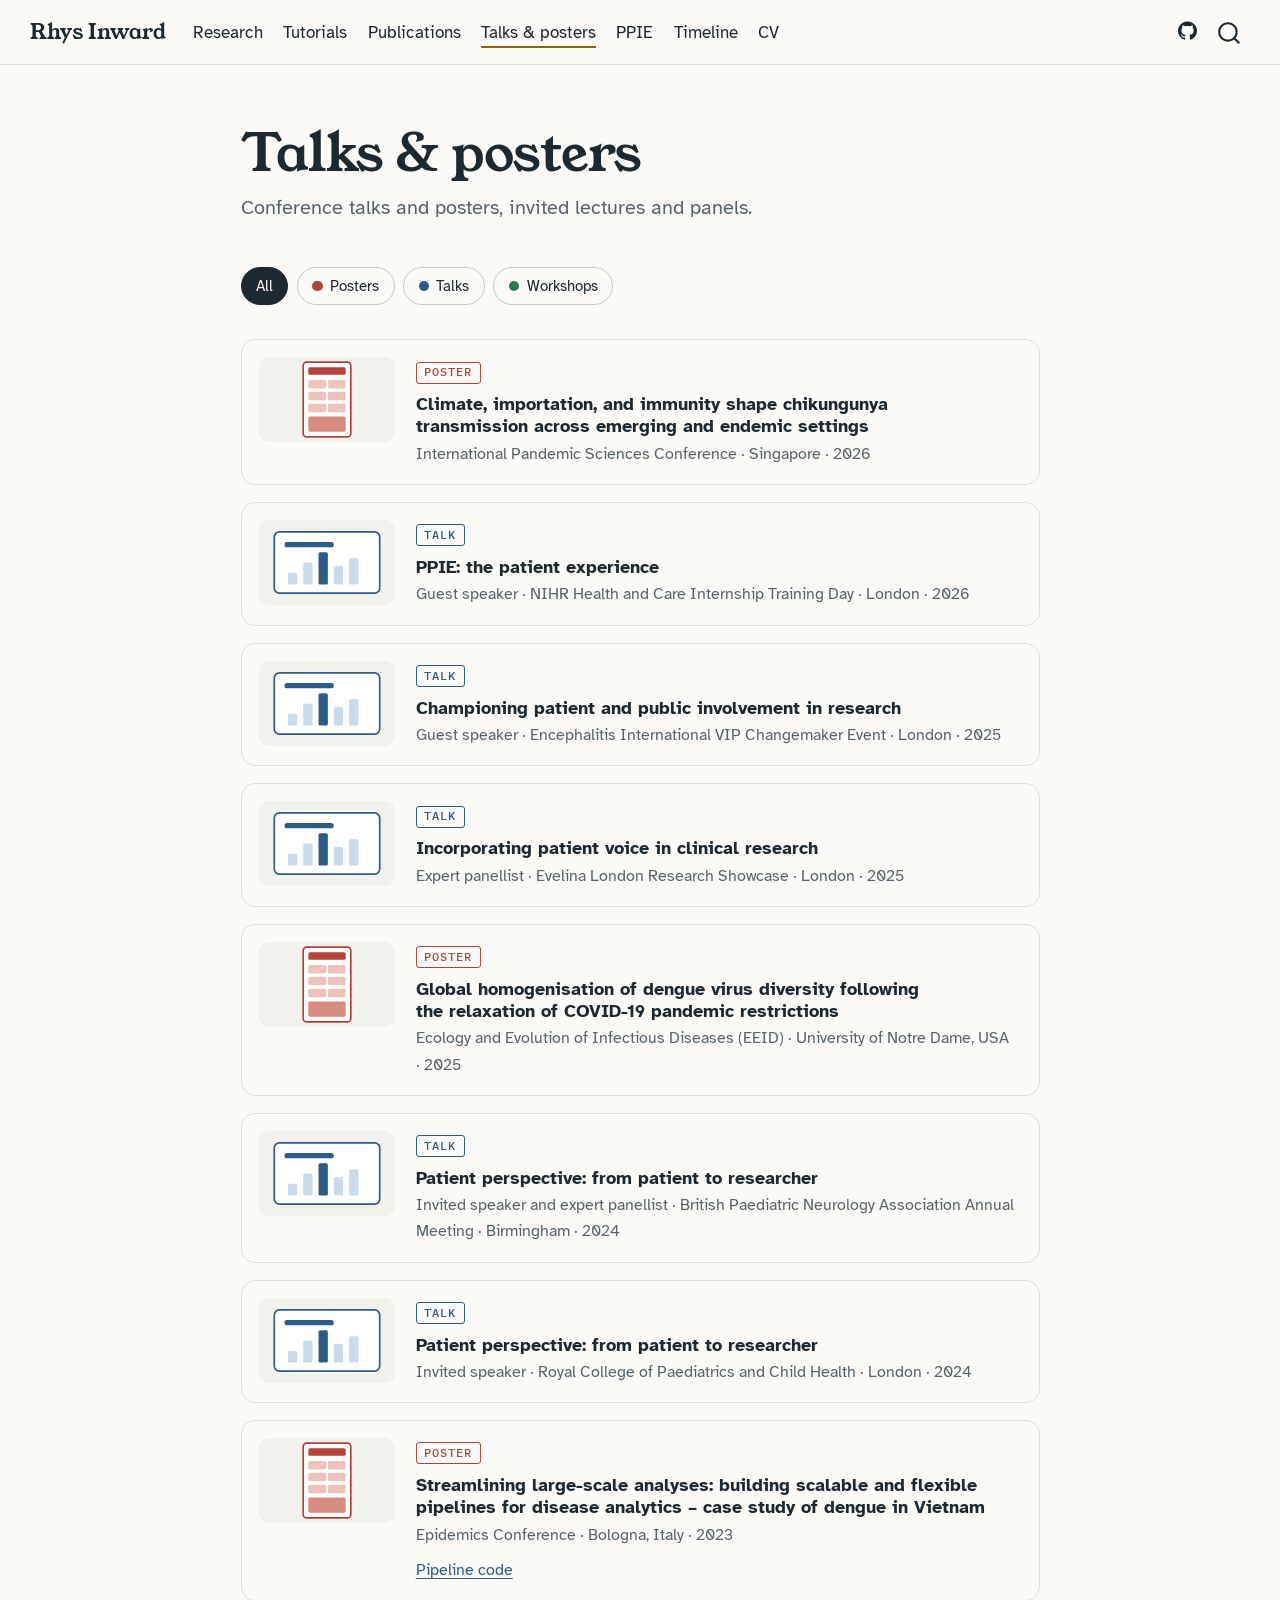
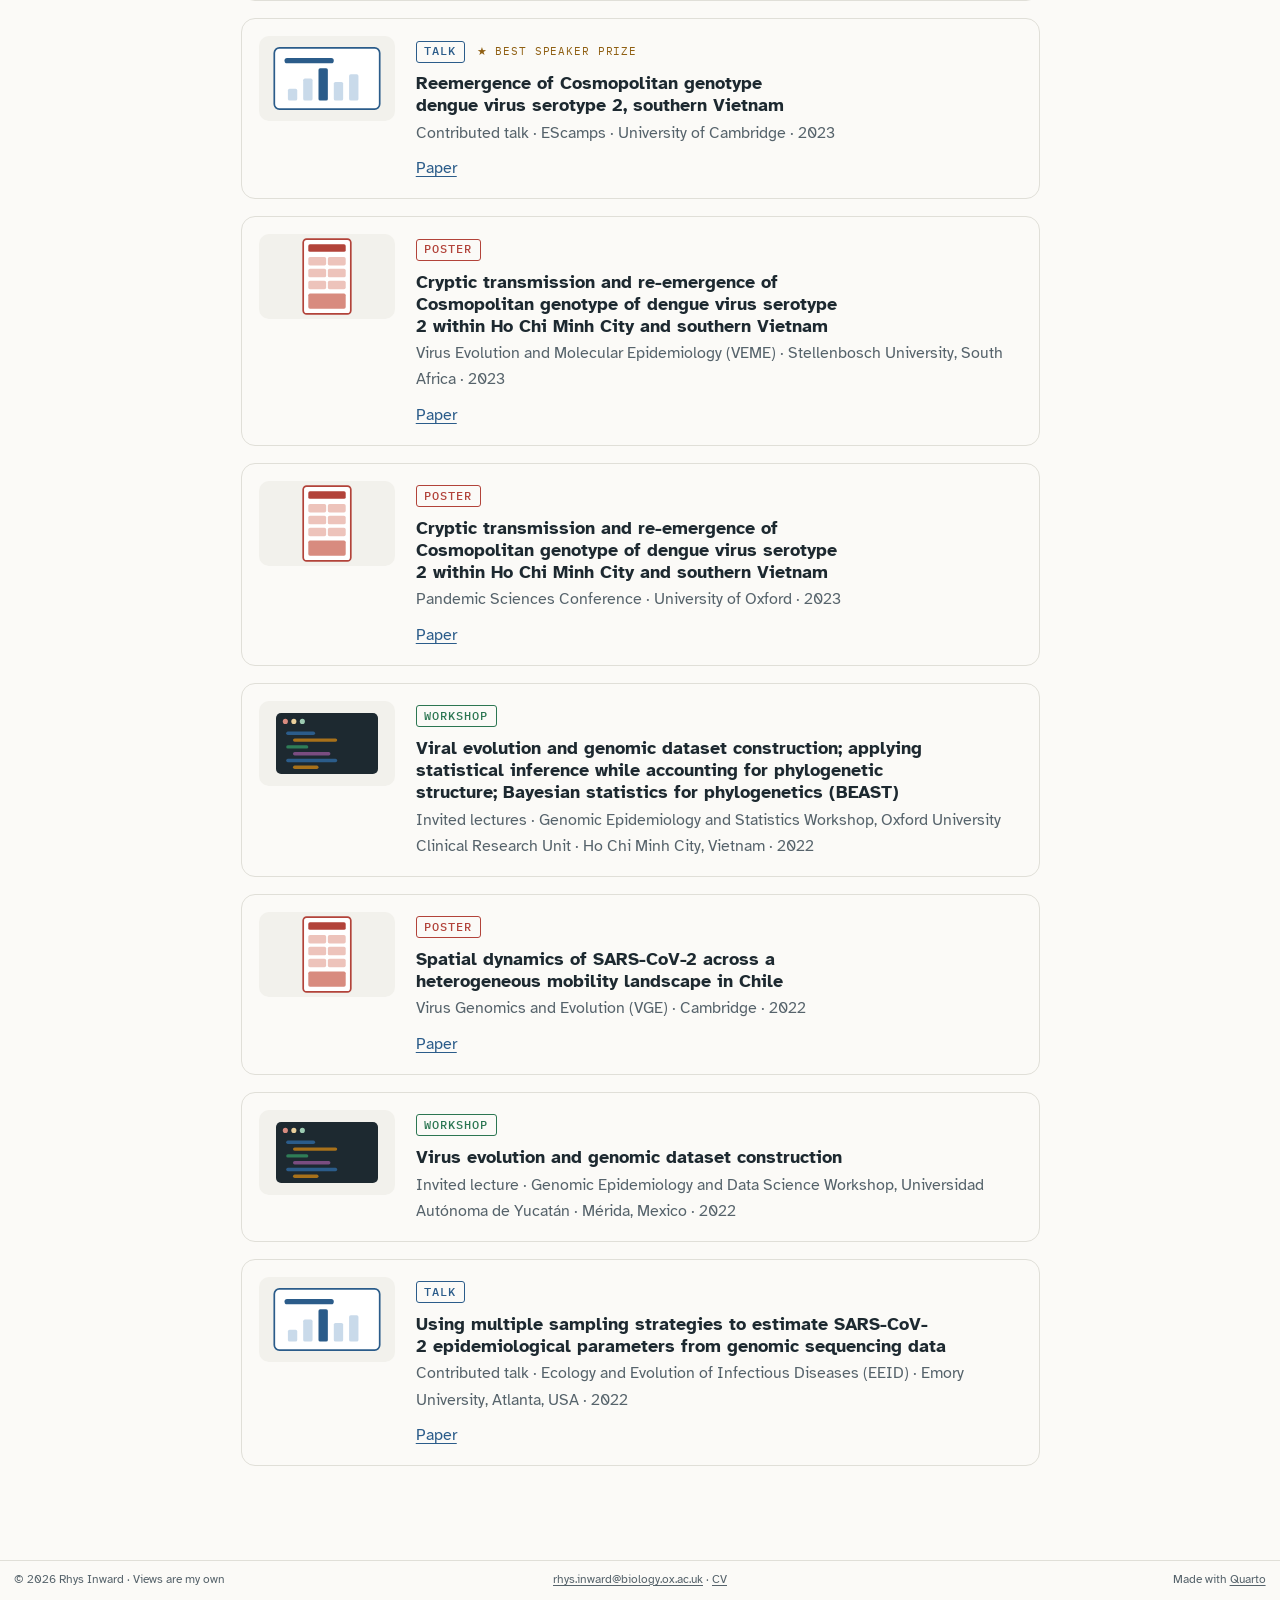
<file: talks.html>
<!DOCTYPE html>
<html xmlns="http://www.w3.org/1999/xhtml" lang="en" xml:lang="en"><head>

<meta charset="utf-8">
<meta name="generator" content="quarto-1.10.19">

<meta name="viewport" content="width=device-width, initial-scale=1.0, user-scalable=yes">


<title>Talks &amp; posters – Rhys Inward</title>
<style>
/* Default styles provided by pandoc.
** See https://pandoc.org/MANUAL.html#variables-for-html for config info.
*/
span.smallcaps{font-variant: small-caps;}
div.columns{display: flex; gap: 1.5em;}
div.column{flex: auto;}
@media screen {
div.columns{gap: min(4vw, 1.5em);}
div.column{overflow-x: auto;}
}
div.hanging-indent{margin-left: 1.5em; text-indent: -1.5em;}
ul.task-list{list-style: none;}
ul.task-list li input[type="checkbox"] {
  width: 0.8em;
  margin: 0 0.8em 0.2em -1em; /* quarto-specific, see https://github.com/quarto-dev/quarto-cli/issues/4556 */ 
  vertical-align: middle;
}
.display.math{display: block; text-align: center; margin: 0.5rem auto;}
</style>


<script src="site_libs/quarto-nav/quarto-nav.js"></script>
<script src="site_libs/quarto-nav/headroom.min.js"></script>
<script src="site_libs/clipboard/clipboard.min.js"></script>
<script src="site_libs/quarto-search/autocomplete.umd.js"></script>
<script src="site_libs/quarto-search/fuse.min.js"></script>
<script src="site_libs/quarto-search/quarto-search.js"></script>
<meta name="quarto:offset" content="./">
<link href="./assets/img/favicon.svg" rel="icon" type="image/svg+xml">
<script src="site_libs/quarto-listing/list.min.js"></script>
<script src="site_libs/quarto-listing/quarto-listing.js"></script>
<script src="site_libs/quarto-html/quarto.js" type="module"></script>
<script src="site_libs/quarto-html/tabsets/tabsets.js" type="module"></script>
<script src="site_libs/quarto-html/popper.min.js"></script>
<script src="site_libs/quarto-html/tippy.umd.min.js"></script>
<script src="site_libs/quarto-html/anchor.min.js"></script>
<link href="site_libs/quarto-html/tippy.css" rel="stylesheet">
<link href="site_libs/quarto-html/quarto-syntax-highlighting-1e2507db5f55d85482394ea8c8ce1bf8.css" rel="stylesheet" id="quarto-text-highlighting-styles">
<script src="site_libs/bootstrap/bootstrap.min.js"></script>
<link href="site_libs/bootstrap/bootstrap-icons.css" rel="stylesheet">
<link href="site_libs/bootstrap/bootstrap-8db7c802f7c6c11e8bea58dade600e51.min.css" rel="stylesheet" append-hash="true" id="quarto-bootstrap" data-mode="light">
<script id="quarto-search-options" type="application/json">{
  "location": "navbar",
  "copy-button": false,
  "collapse-after": 3,
  "panel-placement": "end",
  "type": "overlay",
  "limit": 50,
  "keyboard-shortcut": [
    "f",
    "/",
    "s"
  ],
  "language": {
    "search-no-results-text": "No results",
    "search-matching-documents-text": "matching documents",
    "search-copy-link-title": "Copy link to search",
    "search-hide-matches-text": "Hide additional matches",
    "search-more-match-text": "more match in this document",
    "search-more-matches-text": "more matches in this document",
    "search-clear-button-title": "Clear",
    "search-text-placeholder": "",
    "search-detached-cancel-button-title": "Cancel",
    "search-submit-button-title": "Submit",
    "search-label": "Search"
  }
}</script>
<script>

  window.document.addEventListener("DOMContentLoaded", function (_event) {
    const listingTargetEl = window.document.querySelector('#listing-talks .list');
    if (!listingTargetEl) {
      // No listing discovered, do not attach.
      return; 
    }

    const options = {
      valueNames: ['listing-title','listing-event','listing-place','listing-when','listing-kind','listing-role','listing-links','listing-note',{ data: ['index'] },{ data: ['categories'] }],
      
      searchColumns: ["listing-title","listing-event","listing-place","listing-when","listing-kind","listing-role","listing-links","listing-note"],
    };

    window['quarto-listings'] = window['quarto-listings'] || {};
    window['quarto-listings']['listing-talks'] = new List('listing-talks', options);

    if (window['quarto-listing-loaded']) {
      window['quarto-listing-loaded']();
    }
  });

  window.addEventListener('hashchange',() => {
    if (window['quarto-listing-loaded']) {
      window['quarto-listing-loaded']();
    }
  })
  </script>
<style>html{ scroll-behavior: smooth; }</style>
<link rel="preconnect" href="https://fonts.googleapis.com">
<link rel="preconnect" href="https://fonts.gstatic.com" crossorigin="">
<link rel="stylesheet" href="https://fonts.googleapis.com/css2?family=Atkinson+Hyperlegible:ital,wght@0,400;0,700;1,400;1,700&amp;family=IBM+Plex+Mono:wght@400;500&amp;family=Young+Serif&amp;display=swap">


<meta property="og:title" content="Talks &amp; posters – Rhys Inward">
<meta property="og:description" content="Conference talks and posters, invited lectures and panels.">
<meta property="og:image" content="https://rhysinward.github.io/assets/img/card-talks.png">
<meta property="og:site_name" content="Rhys Inward">
<meta property="og:image:alt" content="Talks and posters by Rhys Inward, with illustrations of a slide and a poster">
<meta property="og:image:height" content="630">
<meta property="og:image:width" content="1200">
<meta name="twitter:title" content="Talks &amp; posters – Rhys Inward">
<meta name="twitter:description" content="Conference talks and posters, invited lectures and panels.">
<meta name="twitter:image" content="https://rhysinward.github.io/assets/img/card-talks.png">
<meta name="twitter:image:alt" content="Talks and posters by Rhys Inward, with illustrations of a slide and a poster">
<meta name="twitter:card" content="summary_large_image">
<meta name="twitter:image-height" content="630">
<meta name="twitter:image-width" content="1200">
</head>

<body class="nav-fixed fullcontent quarto-light">

<div id="quarto-search-results"></div>
  <header id="quarto-header" class="headroom fixed-top">
    <nav class="navbar navbar-expand-lg " data-bs-theme="dark">
      <div class="navbar-container container-fluid">
      <div class="navbar-brand-container mx-auto">
    <a class="navbar-brand" href="./index.html">
    <span class="navbar-title">Rhys Inward</span>
    </a>
  </div>
            <div id="quarto-search" class="" title="Search"></div>
          <button class="navbar-toggler" type="button" data-bs-toggle="collapse" data-bs-target="#navbarCollapse" aria-controls="navbarCollapse" role="menu" aria-expanded="false" aria-label="Toggle navigation" onclick="if (window.quartoToggleHeadroom) { window.quartoToggleHeadroom(); }">
  <span class="navbar-toggler-icon"></span>
</button>
          <div class="collapse navbar-collapse" id="navbarCollapse">
            <ul class="navbar-nav navbar-nav-scroll me-auto">
  <li class="nav-item">
    <a class="nav-link" href="./research.html"> 
<span class="menu-text">Research</span></a>
  </li>  
  <li class="nav-item">
    <a class="nav-link" href="./tutorials/index.html"> 
<span class="menu-text">Tutorials</span></a>
  </li>  
  <li class="nav-item">
    <a class="nav-link" href="./publications.html"> 
<span class="menu-text">Publications</span></a>
  </li>  
  <li class="nav-item">
    <a class="nav-link active" href="./talks.html" aria-current="page"> 
<span class="menu-text">Talks &amp; posters</span></a>
  </li>  
  <li class="nav-item">
    <a class="nav-link" href="./ppie.html"> 
<span class="menu-text">PPIE</span></a>
  </li>  
  <li class="nav-item">
    <a class="nav-link" href="./timeline.html"> 
<span class="menu-text">Timeline</span></a>
  </li>  
  <li class="nav-item">
    <a class="nav-link" href="./cv.html"> 
<span class="menu-text">CV</span></a>
  </li>  
</ul>
            <ul class="navbar-nav navbar-nav-scroll ms-auto">
  <li class="nav-item compact">
    <a class="nav-link" href="https://github.com/rhysinward"> <i class="bi bi-github" role="img" aria-label="GitHub">
</i> 
<span class="menu-text"></span></a>
  </li>  
</ul>
          </div> <!-- /navcollapse -->
            <div class="quarto-navbar-tools">
</div>
      </div> <!-- /container-fluid -->
    </nav>
</header>
<!-- content -->
<div id="quarto-content" class="quarto-container page-columns page-rows-contents page-layout-article page-navbar">
<!-- sidebar -->
<!-- margin-sidebar -->
    
<!-- main -->
<main class="content" id="quarto-document-content">

<header id="title-block-header" class="quarto-title-block default">
<div class="quarto-title">
<h1 class="title">Talks &amp; posters</h1>
<p class="subtitle lead">Conference talks and posters, invited lectures and panels.</p>
</div>



<div class="quarto-title-meta">

    
  
    
  </div>
  


</header>


<div id="listing-talks" class="quarto-listing quarto-listing-container-custom">

<div class="chip-filter" role="group" aria-label="Filter talks and posters" data-target=".talk">
  <button type="button" class="chip" data-kind="all" aria-pressed="true">All</button>

  <button type="button" class="chip kk-poster" data-kind="poster" aria-pressed="false"><span class="dot"></span>Posters</button>

  <button type="button" class="chip kk-talk" data-kind="talk" aria-pressed="false"><span class="dot"></span>Talks</button>

  <button type="button" class="chip kk-workshop" data-kind="workshop" aria-pressed="false"><span class="dot"></span>Workshops</button>

</div>
<ul class="talks">

  <li class="talk kk-poster" data-kind="poster">
    <div class="talk-thumb"><img src="assets/img/poster.svg" alt="" loading="lazy"></div>
    <div class="talk-body">
      <span class="tag">Poster</span>
      <h2 class="talk-title anchored">Climate, importation, and immunity shape chikungunya transmission across emerging and endemic settings</h2>
      <p class="talk-meta">International Pandemic Sciences Conference · Singapore · 2026</p>
      
    </div>
  </li>

  <li class="talk kk-talk" data-kind="talk">
    <div class="talk-thumb"><img src="assets/img/talk.svg" alt="" loading="lazy"></div>
    <div class="talk-body">
      <span class="tag">Talk</span>
      <h2 class="talk-title anchored">PPIE: the patient experience</h2>
      <p class="talk-meta">Guest speaker · NIHR Health and Care Internship Training Day · London · 2026</p>
      
    </div>
  </li>

  <li class="talk kk-talk" data-kind="talk">
    <div class="talk-thumb"><img src="assets/img/talk.svg" alt="" loading="lazy"></div>
    <div class="talk-body">
      <span class="tag">Talk</span>
      <h2 class="talk-title anchored">Championing patient and public involvement in research</h2>
      <p class="talk-meta">Guest speaker · Encephalitis International VIP Changemaker Event · London · 2025</p>
      
    </div>
  </li>

  <li class="talk kk-talk" data-kind="talk">
    <div class="talk-thumb"><img src="assets/img/talk.svg" alt="" loading="lazy"></div>
    <div class="talk-body">
      <span class="tag">Talk</span>
      <h2 class="talk-title anchored">Incorporating patient voice in clinical research</h2>
      <p class="talk-meta">Expert panellist · Evelina London Research Showcase · London · 2025</p>
      
    </div>
  </li>

  <li class="talk kk-poster" data-kind="poster">
    <div class="talk-thumb"><img src="assets/img/poster.svg" alt="" loading="lazy"></div>
    <div class="talk-body">
      <span class="tag">Poster</span>
      <h2 class="talk-title anchored">Global homogenisation of dengue virus diversity following the relaxation of COVID-19 pandemic restrictions</h2>
      <p class="talk-meta">Ecology and Evolution of Infectious Diseases (EEID) · University of Notre Dame, USA · 2025</p>
      
    </div>
  </li>

  <li class="talk kk-talk" data-kind="talk">
    <div class="talk-thumb"><img src="assets/img/talk.svg" alt="" loading="lazy"></div>
    <div class="talk-body">
      <span class="tag">Talk</span>
      <h2 class="talk-title anchored">Patient perspective: from patient to researcher</h2>
      <p class="talk-meta">Invited speaker and expert panellist · British Paediatric Neurology Association Annual Meeting · Birmingham · 2024</p>
      
    </div>
  </li>

  <li class="talk kk-talk" data-kind="talk">
    <div class="talk-thumb"><img src="assets/img/talk.svg" alt="" loading="lazy"></div>
    <div class="talk-body">
      <span class="tag">Talk</span>
      <h2 class="talk-title anchored">Patient perspective: from patient to researcher</h2>
      <p class="talk-meta">Invited speaker · Royal College of Paediatrics and Child Health · London · 2024</p>
      
    </div>
  </li>

  <li class="talk kk-poster" data-kind="poster">
    <div class="talk-thumb"><img src="assets/img/poster.svg" alt="" loading="lazy"></div>
    <div class="talk-body">
      <span class="tag">Poster</span>
      <h2 class="talk-title anchored">Streamlining large-scale analyses: building scalable and flexible pipelines for disease analytics – case study of dengue in Vietnam</h2>
      <p class="talk-meta">Epidemics Conference · Bologna, Italy · 2023</p>
      <p class="talk-links"><a href="https://github.com/rhysinward/dengue_pipeline">Pipeline code</a></p>
    </div>
  </li>

  <li class="talk kk-talk" data-kind="talk">
    <div class="talk-thumb"><img src="assets/img/talk.svg" alt="" loading="lazy"></div>
    <div class="talk-body">
      <span class="tag">Talk</span> <span class="talk-note">Best speaker prize</span>
      <h2 class="talk-title anchored">Reemergence of Cosmopolitan genotype dengue virus serotype 2, southern Vietnam</h2>
      <p class="talk-meta">Contributed talk · EScamps · University of Cambridge · 2023</p>
      <p class="talk-links"><a href="https://doi.org/10.3201/eid2910.230529">Paper</a></p>
    </div>
  </li>

  <li class="talk kk-poster" data-kind="poster">
    <div class="talk-thumb"><img src="assets/img/poster.svg" alt="" loading="lazy"></div>
    <div class="talk-body">
      <span class="tag">Poster</span>
      <h2 class="talk-title anchored">Cryptic transmission and re-emergence of Cosmopolitan genotype of dengue virus serotype 2 within Ho Chi Minh City and southern Vietnam</h2>
      <p class="talk-meta">Virus Evolution and Molecular Epidemiology (VEME) · Stellenbosch University, South Africa · 2023</p>
      <p class="talk-links"><a href="https://doi.org/10.3201/eid2910.230529">Paper</a></p>
    </div>
  </li>

  <li class="talk kk-poster" data-kind="poster">
    <div class="talk-thumb"><img src="assets/img/poster.svg" alt="" loading="lazy"></div>
    <div class="talk-body">
      <span class="tag">Poster</span>
      <h2 class="talk-title anchored">Cryptic transmission and re-emergence of Cosmopolitan genotype of dengue virus serotype 2 within Ho Chi Minh City and southern Vietnam</h2>
      <p class="talk-meta">Pandemic Sciences Conference · University of Oxford · 2023</p>
      <p class="talk-links"><a href="https://doi.org/10.3201/eid2910.230529">Paper</a></p>
    </div>
  </li>

  <li class="talk kk-workshop" data-kind="workshop">
    <div class="talk-thumb"><img src="assets/img/workshop.svg" alt="" loading="lazy"></div>
    <div class="talk-body">
      <span class="tag">Workshop</span>
      <h2 class="talk-title anchored">Viral evolution and genomic dataset construction; applying statistical inference while accounting for phylogenetic structure; Bayesian statistics for phylogenetics (BEAST)</h2>
      <p class="talk-meta">Invited lectures · Genomic Epidemiology and Statistics Workshop, Oxford University Clinical Research Unit · Ho Chi Minh City, Vietnam · 2022</p>
      
    </div>
  </li>

  <li class="talk kk-poster" data-kind="poster">
    <div class="talk-thumb"><img src="assets/img/poster.svg" alt="" loading="lazy"></div>
    <div class="talk-body">
      <span class="tag">Poster</span>
      <h2 class="talk-title anchored">Spatial dynamics of SARS-CoV-2 across a heterogeneous mobility landscape in Chile</h2>
      <p class="talk-meta">Virus Genomics and Evolution (VGE) · Cambridge · 2022</p>
      <p class="talk-links"><a href="https://doi.org/10.1093/pnasnexus/pgae483">Paper</a></p>
    </div>
  </li>

  <li class="talk kk-workshop" data-kind="workshop">
    <div class="talk-thumb"><img src="assets/img/workshop.svg" alt="" loading="lazy"></div>
    <div class="talk-body">
      <span class="tag">Workshop</span>
      <h2 class="talk-title anchored">Virus evolution and genomic dataset construction</h2>
      <p class="talk-meta">Invited lecture · Genomic Epidemiology and Data Science Workshop, Universidad Autónoma de Yucatán · Mérida, Mexico · 2022</p>
      
    </div>
  </li>

  <li class="talk kk-talk" data-kind="talk">
    <div class="talk-thumb"><img src="assets/img/talk.svg" alt="" loading="lazy"></div>
    <div class="talk-body">
      <span class="tag">Talk</span>
      <h2 class="talk-title anchored">Using multiple sampling strategies to estimate SARS-CoV-2 epidemiological parameters from genomic sequencing data</h2>
      <p class="talk-meta">Contributed talk · Ecology and Evolution of Infectious Diseases (EEID) · Emory University, Atlanta, USA · 2022</p>
      <p class="talk-links"><a href="https://doi.org/10.1038/s41467-022-32812-0">Paper</a></p>
    </div>
  </li>

</ul>
<div class="listing-no-matching d-none">No matching items</div>
</div>




</main> <!-- /main -->
<script>
document.querySelectorAll(".chip-filter").forEach(group => {
  const items = () => document.querySelectorAll(group.dataset.target);
  const sides = () => {
    let i = 0;
    items().forEach(el => { if (!el.hidden) el.dataset.side = i++ % 2 ? "r" : "l"; });
  };
  group.addEventListener("click", e => {
    const btn = e.target.closest(".chip");
    if (!btn) return;
    group.querySelectorAll(".chip").forEach(b => b.setAttribute("aria-pressed", String(b === btn)));
    const kind = btn.dataset.kind;
    items().forEach(el => {
      el.hidden = kind === "key" ? el.dataset.key !== "true" : kind !== "all" && el.dataset.kind !== kind;
    });
    sides();
  });
});
</script>
<script>
// Accessibility and navigation fixes for Quarto's built-in markup.
(() => {
  const ready = fn => document.readyState === "loading" ? document.addEventListener("DOMContentLoaded", fn) : fn();
  ready(() => {
    // The menu button is a disclosure, not a menu; name the main navigation.
    document.querySelectorAll(".navbar-toggler[role='menu']").forEach(b => b.removeAttribute("role"));
    const mainNav = document.querySelector("#quarto-header nav");
    if (mainNav && !mainNav.hasAttribute("aria-label")) mainNav.setAttribute("aria-label", "Main");

    // Listing card titles are h5 straight under a section h2; announce them as h3.
    document.querySelectorAll(".quarto-grid-item h5.card-title").forEach(h => h.setAttribute("aria-level", "3"));

    // Wide output blocks scroll sideways; make them reachable by keyboard.
    const outputs = document.querySelectorAll(".cell-output pre");
    const markScroll = pre => {
      const wide = pre.scrollWidth > pre.clientWidth + 1;
      if (wide) {
        pre.tabIndex = 0;
        pre.setAttribute("role", "region");
        // Each region needs its own name.
        pre.setAttribute("aria-label", `Code output ${[...outputs].indexOf(pre) + 1} of ${outputs.length}, scrolls sideways`);
      } else if (pre.getAttribute("role") === "region") {
        pre.removeAttribute("tabindex");
        pre.removeAttribute("role");
        pre.removeAttribute("aria-label");
      }
    };
    outputs.forEach(markScroll);
    if (outputs.length && "ResizeObserver" in window) {
      const ro = new ResizeObserver(entries => entries.forEach(e => markScroll(e.target)));
      outputs.forEach(pre => ro.observe(pre));
    }

    // Topic tags on a tutorial point at that topic on the tutorials page, not at
    // a filtered list on the home page. Quarto wraps each tag in a link once it
    // has loaded listings.json, so rewrite the link whenever it appears.
    const cats = document.querySelector("header.quarto-title-block .quarto-categories");
    if (cats) {
      const offset = document.querySelector("meta[name='quarto:offset']")?.content || "./";
      const hubs = ["Dengue", "Chikungunya", "S. intermedius", "Methods"];
      const slug = s => s.toLowerCase().replace(/[^a-z0-9]+/g, "-").replace(/^-|-$/g, "");
      const target = name => offset + "tutorials/index.html" + (hubs.includes(name) ? "#" + slug(name) : "");
      const fix = () => {
        // If our fallback link was wrapped again by Quarto, keep just one link.
        cats.querySelectorAll(".quarto-category a a").forEach(inner => inner.replaceWith(...inner.childNodes));
        cats.querySelectorAll(".quarto-category a").forEach(a => {
          const want = target(a.closest(".quarto-category").textContent.trim());
          if (a.getAttribute("href") !== want) a.setAttribute("href", want);
        });
      };
      fix();
      new MutationObserver(fix).observe(cats, { childList: true, subtree: true });
      // If Quarto never adds its links (listings.json unavailable), add them.
      window.addEventListener("load", () => setTimeout(() => {
        cats.querySelectorAll(".quarto-category").forEach(tag => {
          if (tag.querySelector("a")) return;
          const a = document.createElement("a");
          a.href = target(tag.textContent.trim());
          a.append(...tag.childNodes);
          tag.append(a);
        });
      }, 2000));
    }
  });

  // Search overlay: keep Tab inside it while open, let Escape close it from
  // anywhere, and return focus to the search button when it closes.
  document.addEventListener("keydown", e => {
    const box = document.querySelector(".aa-DetachedContainer");
    if (!box) return;
    if (e.key === "Escape" && document.activeElement !== box.querySelector("input")) {
      box.querySelector(".aa-DetachedCancelButton")?.click();
      return;
    }
    if (e.key !== "Tab") return;
    const stops = [...box.querySelectorAll("input, button, a[href], [tabindex]:not([tabindex='-1'])")]
      .filter(el => !el.disabled && el.getClientRects().length && !el.matches(".aa-SubmitButton"));
    if (!stops.length) return;
    const first = stops[0], last = stops[stops.length - 1], here = document.activeElement;
    if (!box.contains(here)) { e.preventDefault(); first.focus(); }
    else if (e.shiftKey && here === first) { e.preventDefault(); last.focus(); }
    else if (!e.shiftKey && here === last) { e.preventDefault(); first.focus(); }
  }, true);
  let wasOpen = false;
  new MutationObserver(() => {
    const open = !!document.querySelector(".aa-DetachedOverlay");
    if (wasOpen && !open) {
      // Wait a tick: the overlay's own close may still be moving focus.
      setTimeout(() => {
        const btn = document.querySelector(".aa-DetachedSearchButton");
        const here = document.activeElement;
        if (btn && (!here || here === document.body || !here.isConnected)) btn.focus();
      }, 0);
    }
    wasOpen = open;
  }).observe(document.body, { childList: true });

  // Escape closes the phone menu and returns focus to the menu button.
  document.addEventListener("keydown", e => {
    if (e.key !== "Escape" || document.querySelector(".aa-DetachedContainer")) return;
    const menu = document.querySelector("#navbarCollapse.show");
    if (!menu || !window.bootstrap) return;
    bootstrap.Collapse.getOrCreateInstance(menu).hide();
    document.querySelector(".navbar-toggler")?.focus();
  });
})();
</script>
<script>
// Home hero animation: plays muted while on screen, never starts by itself for
// people who prefer reduced motion, and can always be paused or played.
(() => {
  const fig = document.querySelector(".hero-video");
  if (!fig) return;
  const video = fig.querySelector("video");
  const btn = fig.querySelector(".hero-video-toggle");
  const reduce = window.matchMedia("(prefers-reduced-motion: reduce)");
  video.controls = false;
  btn.hidden = false;
  let stopped = reduce.matches;   // paused by the visitor, or by their motion setting
  let onScreen = false;
  const sync = () => {
    btn.classList.toggle("is-paused", video.paused);
    btn.setAttribute("aria-label", video.paused ? "Play the animation" : "Pause the animation");
  };
  // The first play continues from the poster frame (data-poster-time, in
  // seconds) so the picture does not jump back to the start; it then loops.
  let started = false;
  let played = false;
  const update = () => {
    if (!stopped && onScreen) {
      if (!started && video.dataset.posterTime) {
        started = true;
        const seek = () => { video.currentTime = parseFloat(video.dataset.posterTime); };
        if (video.readyState >= 1) seek();
        else video.addEventListener("loadedmetadata", seek, { once: true });
      }
      // Only a refusal to autoplay counts as stopped; an AbortError just means
      // our own pause() (e.g. scrolling away) interrupted a pending play().
      const first = !played;
      played = true;
      video.play().then(() => {
        // On the first play only: if the browser reset the position while
        // loading, apply the poster time once more.
        const p = parseFloat(video.dataset.posterTime || "0");
        if (first && p && video.currentTime < 1) video.currentTime = p;
      }).catch(e => { if (e.name === "NotAllowedError") { stopped = true; sync(); } });
    } else {
      video.pause();
    }
  };
  btn.addEventListener("click", () => {
    stopped = !video.paused;
    if (!stopped) onScreen = true;
    update();
  });
  video.addEventListener("play", sync);
  video.addEventListener("pause", sync);
  if ("IntersectionObserver" in window) {
    new IntersectionObserver(([entry]) => { onScreen = entry.isIntersecting; update(); }, { threshold: 0.2 }).observe(video);
  } else {
    onScreen = true; update();
  }
  reduce.addEventListener?.("change", () => { if (reduce.matches) { stopped = true; update(); } });
  sync();
})();
</script>
<script id="quarto-html-after-body" type="application/javascript">
  window.document.addEventListener("DOMContentLoaded", function (event) {
    const icon = "";
    const anchorJS = new window.AnchorJS();
    anchorJS.options = {
      placement: 'right',
      icon: icon
    };
    anchorJS.add('.anchored');
    const isCodeAnnotation = (el) => {
      for (const clz of el.classList) {
        if (clz.startsWith('code-annotation-')) {                     
          return true;
        }
      }
      return false;
    }
    const onCopySuccess = function(e) {
      // button target
      const button = e.trigger;
      // don't keep focus
      button.blur();
      // flash "checked"
      button.classList.add('code-copy-button-checked');
      var currentTitle = button.getAttribute("title");
      button.setAttribute("title", "Copied!");
      let tooltip;
      if (window.bootstrap) {
        button.setAttribute("data-bs-toggle", "tooltip");
        button.setAttribute("data-bs-placement", "left");
        button.setAttribute("data-bs-title", "Copied!");
        tooltip = new bootstrap.Tooltip(button, 
          { trigger: "manual", 
            customClass: "code-copy-button-tooltip",
            offset: [0, -8]});
        tooltip.show();    
      }
      setTimeout(function() {
        if (tooltip) {
          tooltip.hide();
          button.removeAttribute("data-bs-title");
          button.removeAttribute("data-bs-toggle");
          button.removeAttribute("data-bs-placement");
        }
        button.setAttribute("title", currentTitle);
        button.classList.remove('code-copy-button-checked');
      }, 1000);
      // clear code selection
      e.clearSelection();
    }
    const getTextToCopy = function(trigger) {
      const outerScaffold = trigger.parentElement.cloneNode(true);
      const codeEl = outerScaffold.querySelector('code');
      for (const childEl of codeEl.children) {
        if (isCodeAnnotation(childEl)) {
          childEl.remove();
        }
      }
      return codeEl.innerText;
    }
    const clipboard = new window.ClipboardJS('.code-copy-button:not([data-in-quarto-modal])', {
      text: getTextToCopy
    });
    clipboard.on('success', onCopySuccess);
    if (window.document.getElementById('quarto-embedded-source-code-modal')) {
      const clipboardModal = new window.ClipboardJS('.code-copy-button[data-in-quarto-modal]', {
        text: getTextToCopy,
        container: window.document.getElementById('quarto-embedded-source-code-modal')
      });
      clipboardModal.on('success', onCopySuccess);
    }
      var localhostRegex = new RegExp(/^(?:http|https):\/\/localhost\:?[0-9]*\//);
      var mailtoRegex = new RegExp(/^mailto:/);
        var filterRegex = new RegExp("https:\/\/rhysinward\.github\.io");
      var isInternal = (href) => {
          return filterRegex.test(href) || localhostRegex.test(href) || mailtoRegex.test(href);
      }
      // Inspect non-navigation links and adorn them if external
     var links = window.document.querySelectorAll('a[href]:not(.nav-link):not(.navbar-brand):not(.toc-action):not(.sidebar-link):not(.sidebar-item-toggle):not(.pagination-link):not(.no-external):not([aria-hidden]):not(.dropdown-item):not(.quarto-navigation-tool):not(.about-link)');
      for (var i=0; i<links.length; i++) {
        const link = links[i];
        if (!isInternal(link.href)) {
          // undo the damage that might have been done by quarto-nav.js in the case of
          // links that we want to consider external
          if (link.dataset.originalHref !== undefined) {
            link.href = link.dataset.originalHref;
          }
            // target, if specified
            link.setAttribute("target", "_blank");
            if (link.getAttribute("rel") === null) {
              link.setAttribute("rel", "noopener");
            }
        }
      }
    function tippyHover(el, contentFn, onTriggerFn, onUntriggerFn) {
      const config = {
        allowHTML: true,
        maxWidth: 500,
        delay: 100,
        arrow: false,
        appendTo: function(el) {
            return el.parentElement;
        },
        interactive: true,
        interactiveBorder: 10,
        theme: 'quarto',
        placement: 'bottom-start',
      };
      if (contentFn) {
        config.content = contentFn;
      }
      if (onTriggerFn) {
        config.onTrigger = onTriggerFn;
      }
      if (onUntriggerFn) {
        config.onUntrigger = onUntriggerFn;
      }
      window.tippy(el, config); 
    }
    const noterefs = window.document.querySelectorAll('a[role="doc-noteref"]');
    for (var i=0; i<noterefs.length; i++) {
      const ref = noterefs[i];
      tippyHover(ref, function() {
        // use id or data attribute instead here
        let href = ref.getAttribute('data-footnote-href') || ref.getAttribute('href');
        try { href = new URL(href).hash; } catch {}
        const id = href.replace(/^#\/?/, "");
        const note = window.document.getElementById(id);
        if (note) {
          return note.innerHTML;
        } else {
          return "";
        }
      });
    }
    const xrefs = window.document.querySelectorAll('a.quarto-xref');
    const processXRef = (id, note) => {
      // Strip column container classes
      const stripColumnClz = (el) => {
        el.classList.remove("page-full", "page-columns");
        if (el.children) {
          for (const child of el.children) {
            stripColumnClz(child);
          }
        }
      }
      stripColumnClz(note)
      if (id === null || id.startsWith('sec-')) {
        // Special case sections, only their first couple elements
        const container = document.createElement("div");
        if (note.children && note.children.length > 2) {
          container.appendChild(note.children[0].cloneNode(true));
          for (let i = 1; i < note.children.length; i++) {
            const child = note.children[i];
            if (child.tagName === "P" && child.innerText === "") {
              continue;
            } else {
              container.appendChild(child.cloneNode(true));
              break;
            }
          }
          if (window.Quarto?.typesetMath) {
            window.Quarto.typesetMath(container);
          }
          return container.innerHTML
        } else {
          if (window.Quarto?.typesetMath) {
            window.Quarto.typesetMath(note);
          }
          return note.innerHTML;
        }
      } else {
        // Remove any anchor links if they are present
        const anchorLink = note.querySelector('a.anchorjs-link');
        if (anchorLink) {
          anchorLink.remove();
        }
        if (window.Quarto?.typesetMath) {
          window.Quarto.typesetMath(note);
        }
        if (note.classList.contains("callout")) {
          return note.outerHTML;
        } else {
          return note.innerHTML;
        }
      }
    }
    for (var i=0; i<xrefs.length; i++) {
      const xref = xrefs[i];
      tippyHover(xref, undefined, function(instance) {
        instance.disable();
        let url = xref.getAttribute('href');
        let hash = undefined; 
        if (url.startsWith('#')) {
          hash = url;
        } else {
          try { hash = new URL(url).hash; } catch {}
        }
        if (hash) {
          const id = hash.replace(/^#\/?/, "");
          const note = window.document.getElementById(id);
          if (note !== null) {
            try {
              const html = processXRef(id, note.cloneNode(true));
              instance.setContent(html);
            } finally {
              instance.enable();
              instance.show();
            }
          } else {
            // See if we can fetch this
            fetch(url.split('#')[0])
            .then(res => res.text())
            .then(html => {
              const parser = new DOMParser();
              const htmlDoc = parser.parseFromString(html, "text/html");
              const note = htmlDoc.getElementById(id);
              if (note !== null) {
                const html = processXRef(id, note);
                instance.setContent(html);
              } 
            }).finally(() => {
              instance.enable();
              instance.show();
            });
          }
        } else {
          // See if we can fetch a full url (with no hash to target)
          // This is a special case and we should probably do some content thinning / targeting
          fetch(url)
          .then(res => res.text())
          .then(html => {
            const parser = new DOMParser();
            const htmlDoc = parser.parseFromString(html, "text/html");
            const note = htmlDoc.querySelector('main.content');
            if (note !== null) {
              // This should only happen for chapter cross references
              // (since there is no id in the URL)
              // remove the first header
              if (note.children.length > 0 && note.children[0].tagName === "HEADER") {
                note.children[0].remove();
              }
              const html = processXRef(null, note);
              instance.setContent(html);
            } 
          }).finally(() => {
            instance.enable();
            instance.show();
          });
        }
      }, function(instance) {
      });
    }
        let selectedAnnoteEl;
        const selectorForAnnotation = ( cell, annotation) => {
          let cellAttr = 'data-code-cell="' + cell + '"';
          let lineAttr = 'data-code-annotation="' +  annotation + '"';
          const selector = 'span[' + cellAttr + '][' + lineAttr + ']';
          return selector;
        }
        const selectCodeLines = (annoteEl) => {
          const doc = window.document;
          const targetCell = annoteEl.getAttribute("data-target-cell");
          const targetAnnotation = annoteEl.getAttribute("data-target-annotation");
          const annoteSpan = window.document.querySelector(selectorForAnnotation(targetCell, targetAnnotation));
          const lines = annoteSpan.getAttribute("data-code-lines").split(",");
          const lineIds = lines.map((line) => {
            return targetCell + "-" + line;
          })
          let top = null;
          let height = null;
          let parent = null;
          if (lineIds.length > 0) {
              //compute the position of the single el (top and bottom and make a div)
              const el = window.document.getElementById(lineIds[0]);
              top = el.offsetTop;
              height = el.offsetHeight;
              parent = el.parentElement.parentElement;
            if (lineIds.length > 1) {
              const lastEl = window.document.getElementById(lineIds[lineIds.length - 1]);
              const bottom = lastEl.offsetTop + lastEl.offsetHeight;
              height = bottom - top;
            }
            if (top !== null && height !== null && parent !== null) {
              // cook up a div (if necessary) and position it 
              let div = window.document.getElementById("code-annotation-line-highlight");
              if (div === null) {
                div = window.document.createElement("div");
                div.setAttribute("id", "code-annotation-line-highlight");
                div.style.position = 'absolute';
                parent.appendChild(div);
              }
              div.style.top = top - 2 + "px";
              div.style.height = height + 4 + "px";
              div.style.left = 0;
              let gutterDiv = window.document.getElementById("code-annotation-line-highlight-gutter");
              if (gutterDiv === null) {
                gutterDiv = window.document.createElement("div");
                gutterDiv.setAttribute("id", "code-annotation-line-highlight-gutter");
                gutterDiv.style.position = 'absolute';
                const codeCell = window.document.getElementById(targetCell);
                const gutter = codeCell.querySelector('.code-annotation-gutter');
                gutter.appendChild(gutterDiv);
              }
              gutterDiv.style.top = top - 2 + "px";
              gutterDiv.style.height = height + 4 + "px";
            }
            selectedAnnoteEl = annoteEl;
          }
        };
        const unselectCodeLines = () => {
          const elementsIds = ["code-annotation-line-highlight", "code-annotation-line-highlight-gutter"];
          elementsIds.forEach((elId) => {
            const div = window.document.getElementById(elId);
            if (div) {
              div.remove();
            }
          });
          selectedAnnoteEl = undefined;
        };
          // Handle positioning of the toggle
      window.addEventListener(
        "resize",
        throttle(() => {
          elRect = undefined;
          if (selectedAnnoteEl) {
            selectCodeLines(selectedAnnoteEl);
          }
        }, 10)
      );
      function throttle(fn, ms) {
      let throttle = false;
      let timer;
        return (...args) => {
          if(!throttle) { // first call gets through
              fn.apply(this, args);
              throttle = true;
          } else { // all the others get throttled
              if(timer) clearTimeout(timer); // cancel #2
              timer = setTimeout(() => {
                fn.apply(this, args);
                timer = throttle = false;
              }, ms);
          }
        };
      }
        // Attach click handler to the DT
        const annoteDls = window.document.querySelectorAll('dt[data-target-cell]');
        for (const annoteDlNode of annoteDls) {
          annoteDlNode.addEventListener('click', (event) => {
            const clickedEl = event.target;
            if (clickedEl !== selectedAnnoteEl) {
              unselectCodeLines();
              const activeEl = window.document.querySelector('dt[data-target-cell].code-annotation-active');
              if (activeEl) {
                activeEl.classList.remove('code-annotation-active');
              }
              selectCodeLines(clickedEl);
              clickedEl.classList.add('code-annotation-active');
            } else {
              // Unselect the line
              unselectCodeLines();
              clickedEl.classList.remove('code-annotation-active');
            }
          });
        }
    const findCites = (el) => {
      const parentEl = el.parentElement;
      if (parentEl) {
        const cites = parentEl.dataset.cites;
        if (cites) {
          return {
            el,
            cites: cites.split(' ')
          };
        } else {
          return findCites(el.parentElement)
        }
      } else {
        return undefined;
      }
    };
    var bibliorefs = window.document.querySelectorAll('a[role="doc-biblioref"]');
    for (var i=0; i<bibliorefs.length; i++) {
      const ref = bibliorefs[i];
      const citeInfo = findCites(ref);
      if (citeInfo) {
        tippyHover(citeInfo.el, function() {
          var popup = window.document.createElement('div');
          citeInfo.cites.forEach(function(cite) {
            var citeDiv = window.document.createElement('div');
            citeDiv.classList.add('hanging-indent');
            citeDiv.classList.add('csl-entry');
            var biblioDiv = window.document.getElementById('ref-' + cite);
            if (biblioDiv) {
              citeDiv.innerHTML = biblioDiv.innerHTML;
            }
            popup.appendChild(citeDiv);
          });
          return popup.innerHTML;
        });
      }
    }
  });
  </script>
</div> <!-- /content -->
<footer class="footer">
  <div class="nav-footer">
    <div class="nav-footer-left">
<p>© 2026 Rhys Inward · Views are my own</p>
</div>   
    <div class="nav-footer-center">
<p><a href="mailto:rhys.inward@biology.ox.ac.uk">rhys.inward@biology.ox.ac.uk</a> · <a href="./cv.html">CV</a></p>
</div>
    <div class="nav-footer-right">
<p>Made with <a href="https://quarto.org">Quarto</a></p>
</div>
  </div>
</footer>




<script src="site_libs/quarto-html/zenscroll-min.js"></script>
</body></html>
</file>
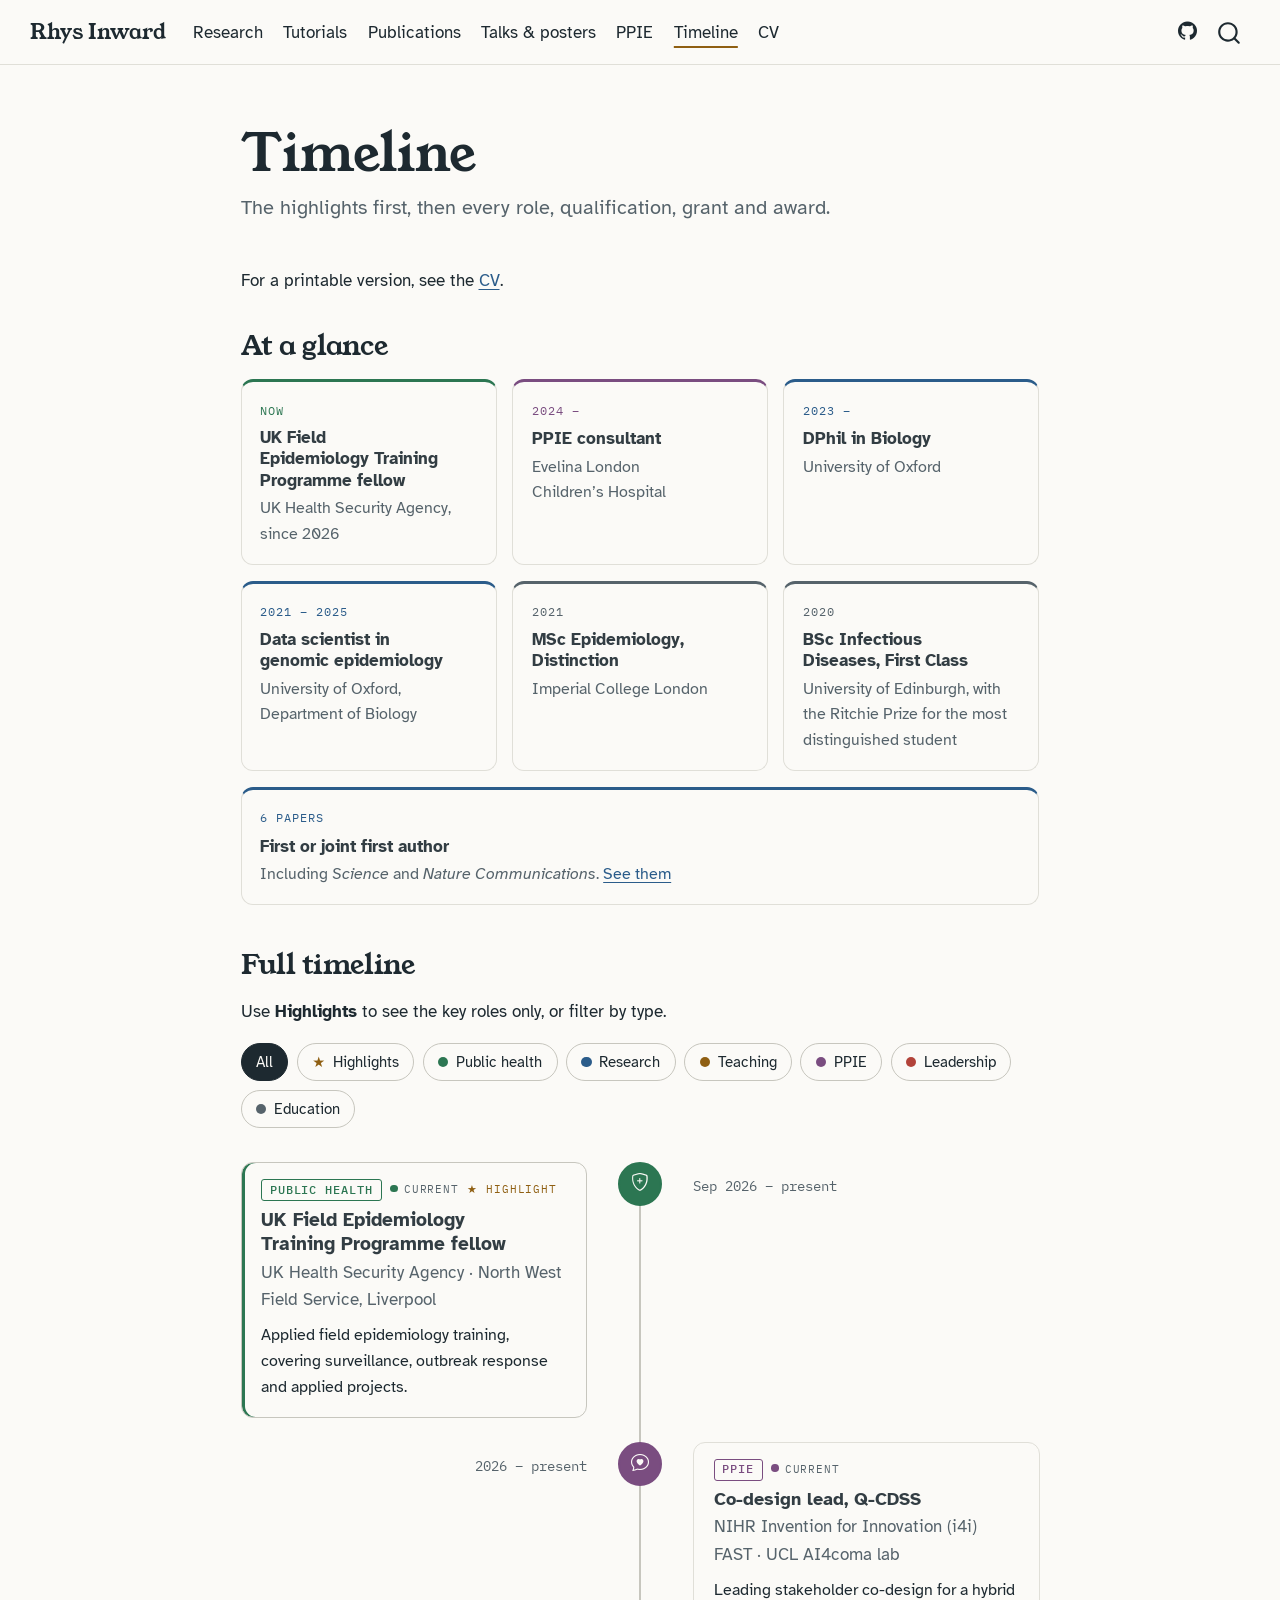
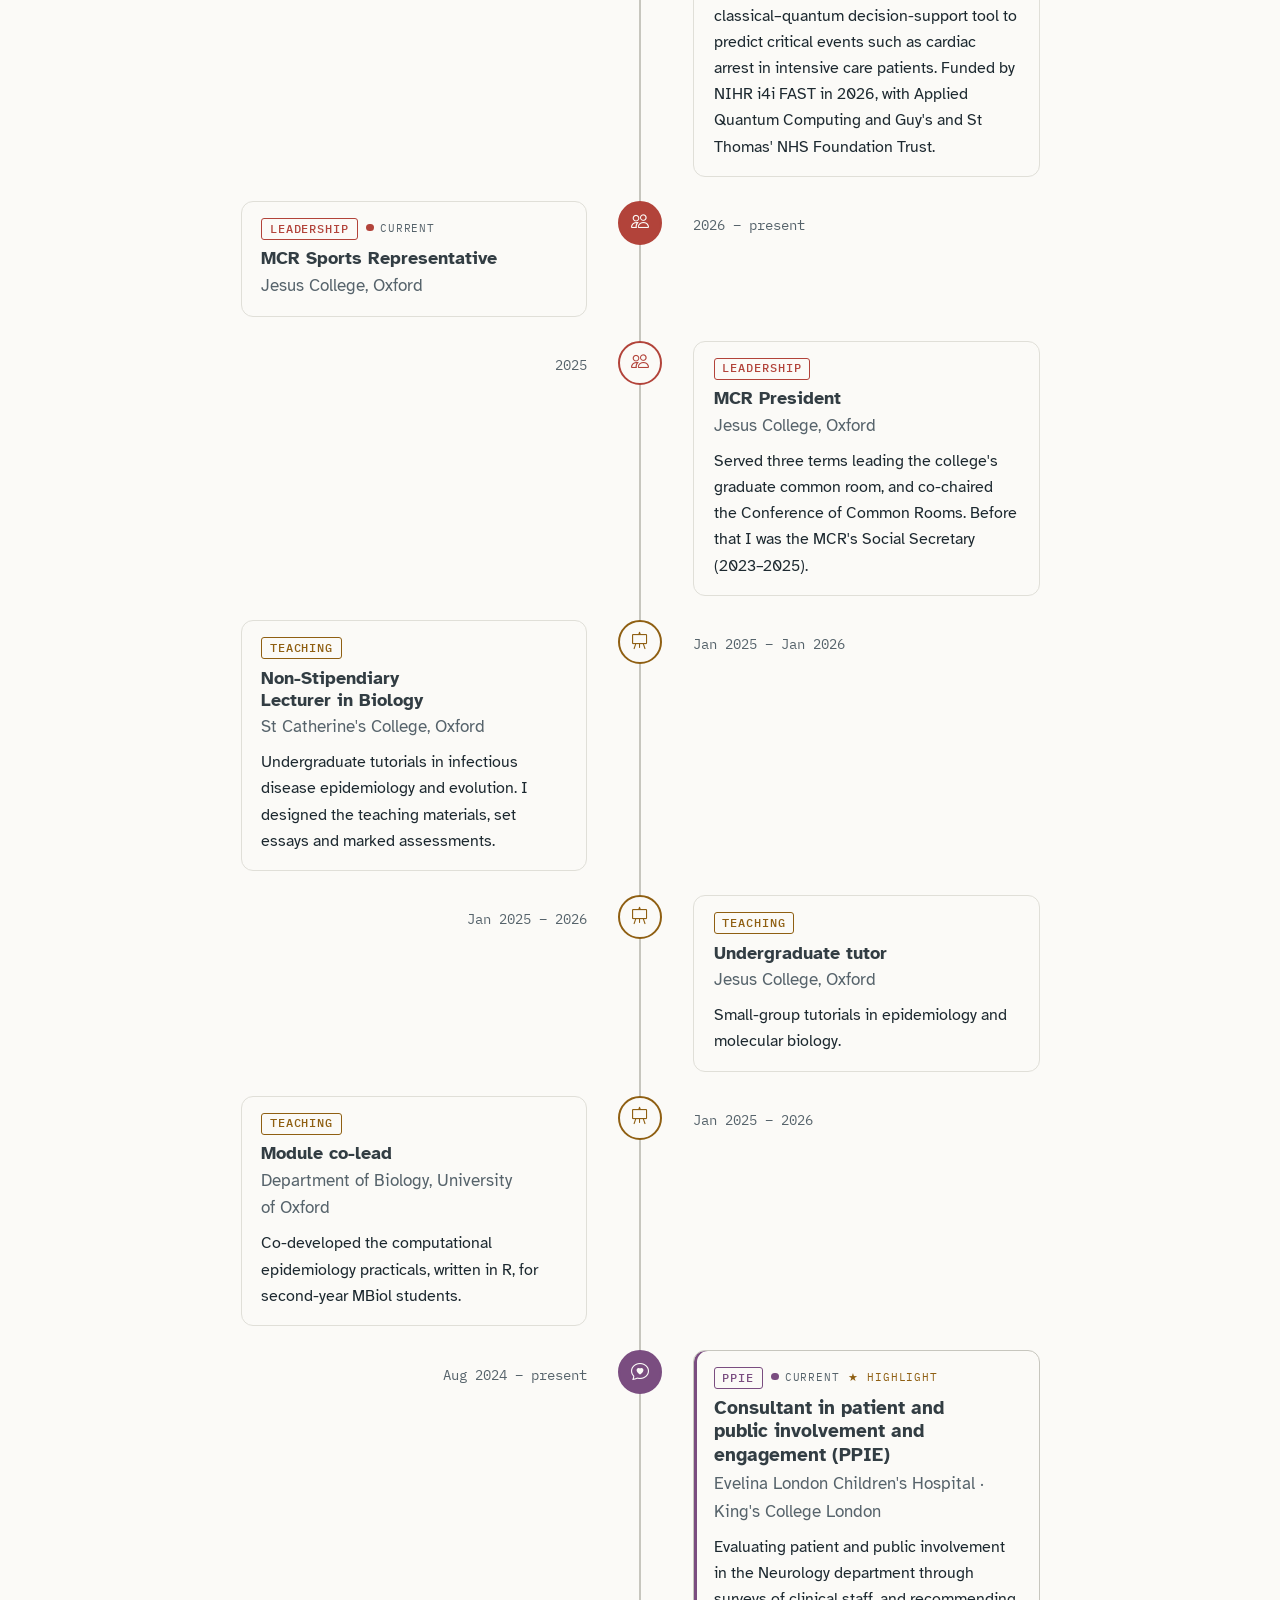
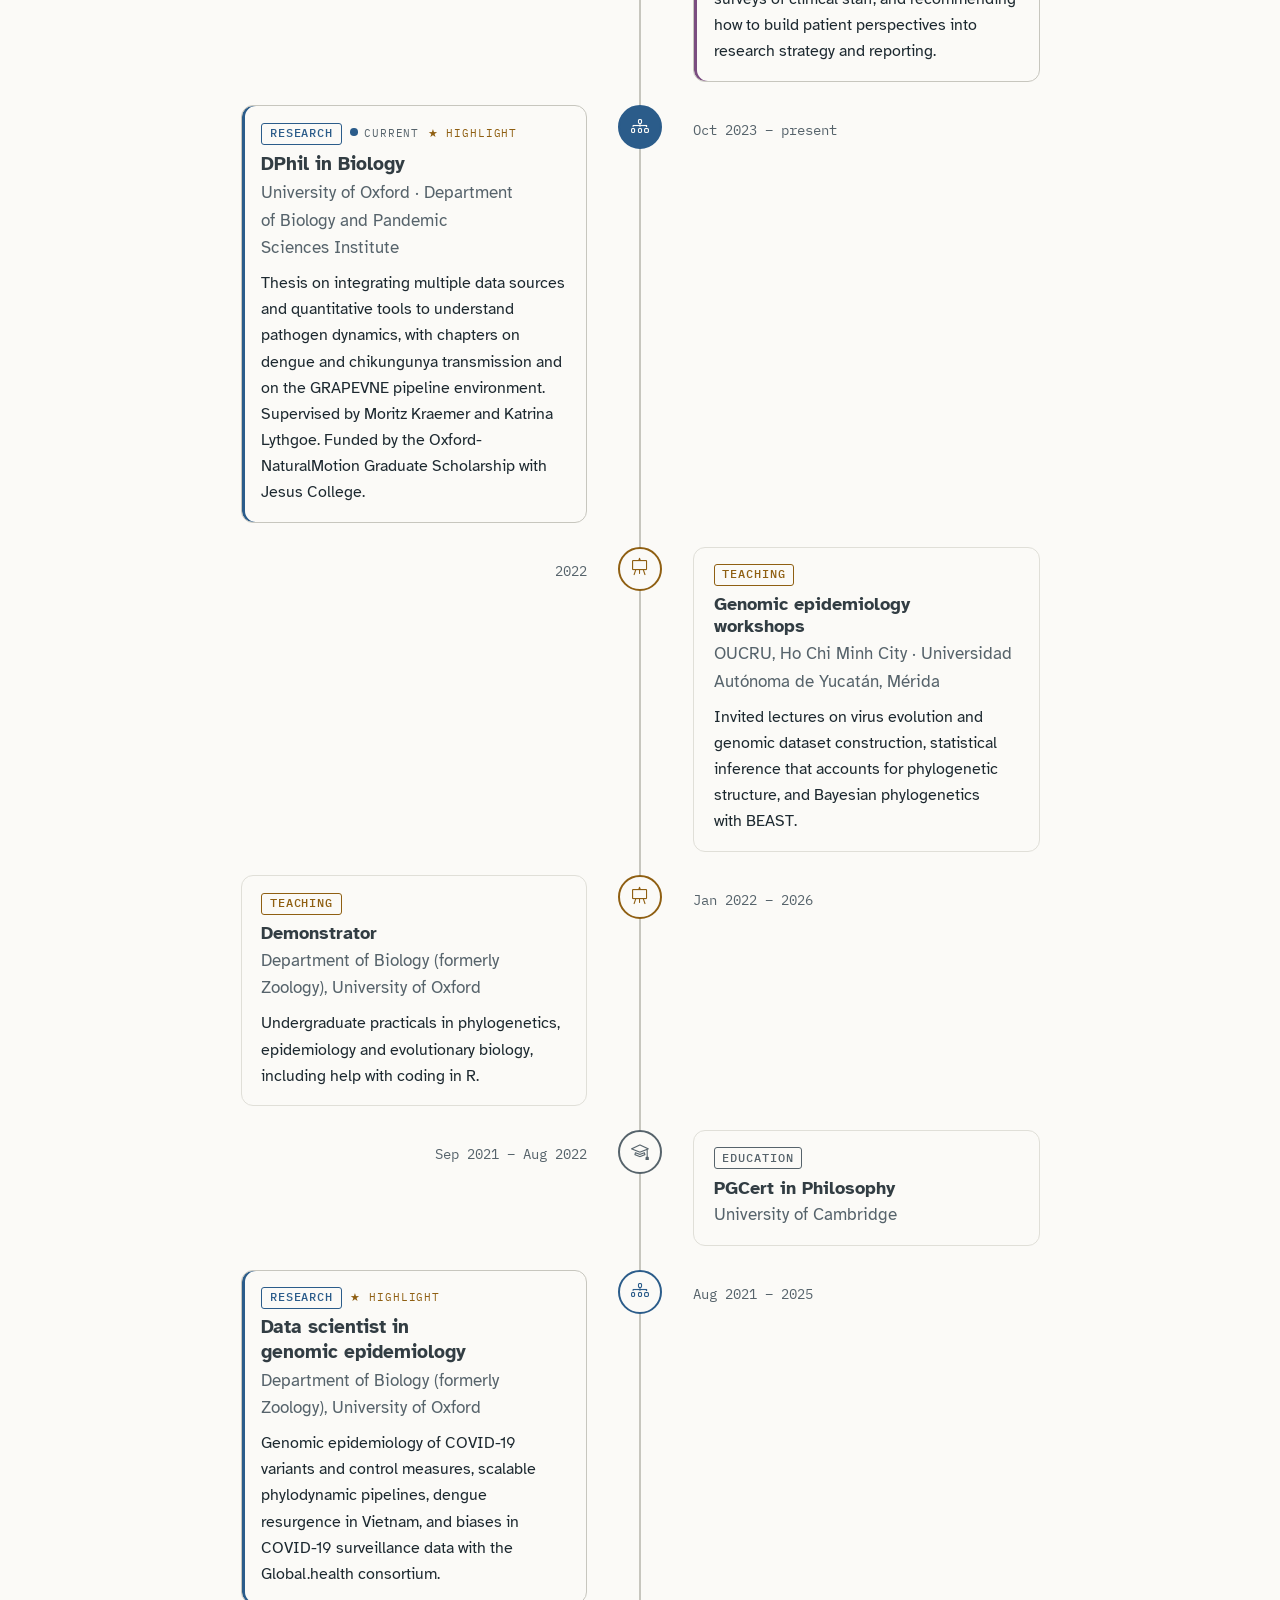
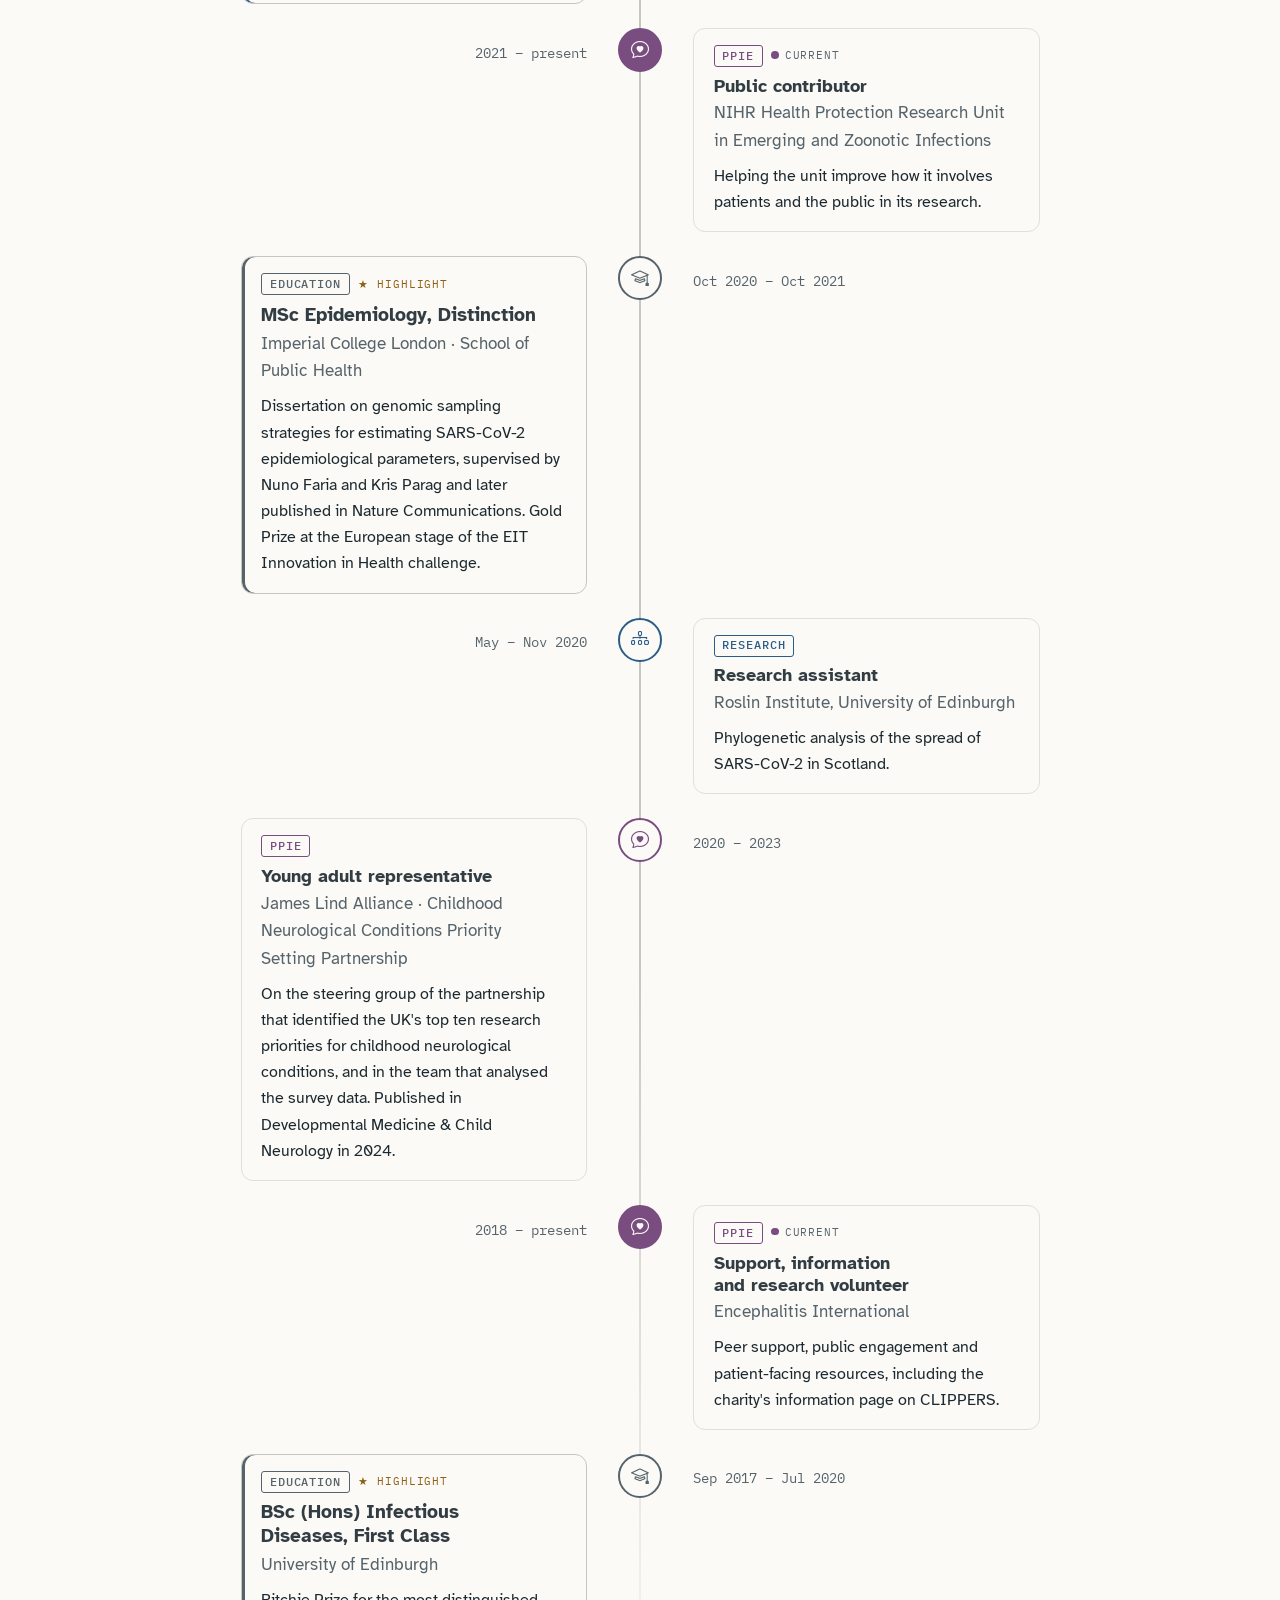
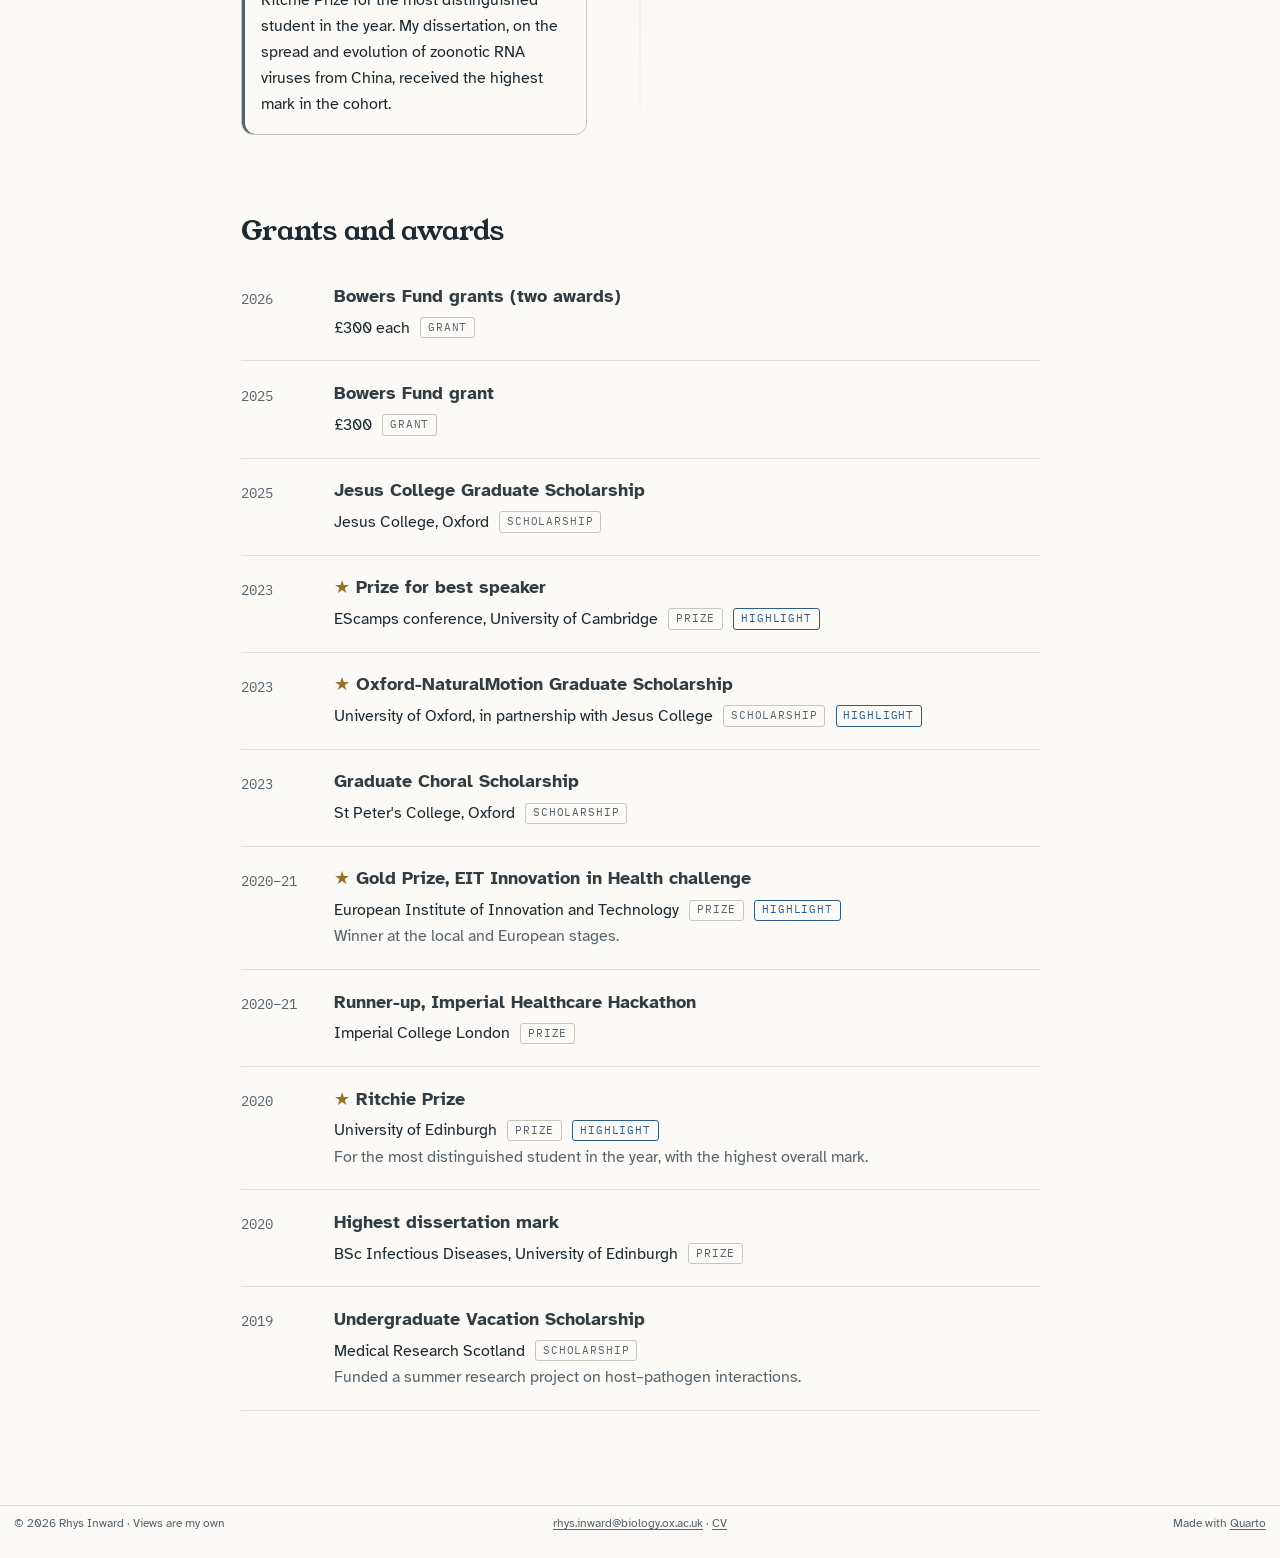
<file: timeline.html>
<!DOCTYPE html>
<html xmlns="http://www.w3.org/1999/xhtml" lang="en" xml:lang="en"><head>

<meta charset="utf-8">
<meta name="generator" content="quarto-1.10.19">

<meta name="viewport" content="width=device-width, initial-scale=1.0, user-scalable=yes">


<title>Timeline – Rhys Inward</title>
<style>
/* Default styles provided by pandoc.
** See https://pandoc.org/MANUAL.html#variables-for-html for config info.
*/
span.smallcaps{font-variant: small-caps;}
div.columns{display: flex; gap: 1.5em;}
div.column{flex: auto;}
@media screen {
div.columns{gap: min(4vw, 1.5em);}
div.column{overflow-x: auto;}
}
div.hanging-indent{margin-left: 1.5em; text-indent: -1.5em;}
ul.task-list{list-style: none;}
ul.task-list li input[type="checkbox"] {
  width: 0.8em;
  margin: 0 0.8em 0.2em -1em; /* quarto-specific, see https://github.com/quarto-dev/quarto-cli/issues/4556 */ 
  vertical-align: middle;
}
.display.math{display: block; text-align: center; margin: 0.5rem auto;}
</style>


<script src="site_libs/quarto-nav/quarto-nav.js"></script>
<script src="site_libs/quarto-nav/headroom.min.js"></script>
<script src="site_libs/clipboard/clipboard.min.js"></script>
<script src="site_libs/quarto-search/autocomplete.umd.js"></script>
<script src="site_libs/quarto-search/fuse.min.js"></script>
<script src="site_libs/quarto-search/quarto-search.js"></script>
<meta name="quarto:offset" content="./">
<link href="./assets/img/favicon.svg" rel="icon" type="image/svg+xml">
<script src="site_libs/quarto-listing/list.min.js"></script>
<script src="site_libs/quarto-listing/quarto-listing.js"></script>
<script src="site_libs/quarto-html/quarto.js" type="module"></script>
<script src="site_libs/quarto-html/tabsets/tabsets.js" type="module"></script>
<script src="site_libs/quarto-html/popper.min.js"></script>
<script src="site_libs/quarto-html/tippy.umd.min.js"></script>
<script src="site_libs/quarto-html/anchor.min.js"></script>
<link href="site_libs/quarto-html/tippy.css" rel="stylesheet">
<link href="site_libs/quarto-html/quarto-syntax-highlighting-1e2507db5f55d85482394ea8c8ce1bf8.css" rel="stylesheet" id="quarto-text-highlighting-styles">
<script src="site_libs/bootstrap/bootstrap.min.js"></script>
<link href="site_libs/bootstrap/bootstrap-icons.css" rel="stylesheet">
<link href="site_libs/bootstrap/bootstrap-8db7c802f7c6c11e8bea58dade600e51.min.css" rel="stylesheet" append-hash="true" id="quarto-bootstrap" data-mode="light">
<script id="quarto-search-options" type="application/json">{
  "location": "navbar",
  "copy-button": false,
  "collapse-after": 3,
  "panel-placement": "end",
  "type": "overlay",
  "limit": 50,
  "keyboard-shortcut": [
    "f",
    "/",
    "s"
  ],
  "language": {
    "search-no-results-text": "No results",
    "search-matching-documents-text": "matching documents",
    "search-copy-link-title": "Copy link to search",
    "search-hide-matches-text": "Hide additional matches",
    "search-more-match-text": "more match in this document",
    "search-more-matches-text": "more matches in this document",
    "search-clear-button-title": "Clear",
    "search-text-placeholder": "",
    "search-detached-cancel-button-title": "Cancel",
    "search-submit-button-title": "Submit",
    "search-label": "Search"
  }
}</script>
<script>

  window.document.addEventListener("DOMContentLoaded", function (_event) {
    const listingTargetEl = window.document.querySelector('#listing-timeline .list');
    if (!listingTargetEl) {
      // No listing discovered, do not attach.
      return; 
    }

    const options = {
      valueNames: ['listing-title','listing-org','listing-when','listing-kind','listing-key','listing-current','listing-text',{ data: ['index'] },{ data: ['categories'] }],
      
      searchColumns: ["listing-title","listing-org","listing-when","listing-kind","listing-key","listing-current","listing-text"],
    };

    window['quarto-listings'] = window['quarto-listings'] || {};
    window['quarto-listings']['listing-timeline'] = new List('listing-timeline', options);

    if (window['quarto-listing-loaded']) {
      window['quarto-listing-loaded']();
    }
  });

  window.addEventListener('hashchange',() => {
    if (window['quarto-listing-loaded']) {
      window['quarto-listing-loaded']();
    }
  })
  

  window.document.addEventListener("DOMContentLoaded", function (_event) {
    const listingTargetEl = window.document.querySelector('#listing-awards .list');
    if (!listingTargetEl) {
      // No listing discovered, do not attach.
      return; 
    }

    const options = {
      valueNames: ['listing-title','listing-amount','listing-year','listing-kind','listing-org','listing-key','listing-text',{ data: ['index'] },{ data: ['categories'] }],
      
      searchColumns: ["listing-title","listing-amount","listing-year","listing-kind","listing-org","listing-key","listing-text"],
    };

    window['quarto-listings'] = window['quarto-listings'] || {};
    window['quarto-listings']['listing-awards'] = new List('listing-awards', options);

    if (window['quarto-listing-loaded']) {
      window['quarto-listing-loaded']();
    }
  });

  window.addEventListener('hashchange',() => {
    if (window['quarto-listing-loaded']) {
      window['quarto-listing-loaded']();
    }
  })
  </script>
<style>html{ scroll-behavior: smooth; }</style>
<link rel="preconnect" href="https://fonts.googleapis.com">
<link rel="preconnect" href="https://fonts.gstatic.com" crossorigin="">
<link rel="stylesheet" href="https://fonts.googleapis.com/css2?family=Atkinson+Hyperlegible:ital,wght@0,400;0,700;1,400;1,700&amp;family=IBM+Plex+Mono:wght@400;500&amp;family=Young+Serif&amp;display=swap">


<meta property="og:title" content="Timeline – Rhys Inward">
<meta property="og:description" content="The highlights first, then every role, qualification, grant and award.">
<meta property="og:image" content="https://rhysinward.github.io/assets/img/rhys-inward.jpg">
<meta property="og:site_name" content="Rhys Inward">
<meta property="og:image:alt" content="Portrait of Rhys Inward">
<meta name="twitter:title" content="Timeline – Rhys Inward">
<meta name="twitter:description" content="The highlights first, then every role, qualification, grant and award.">
<meta name="twitter:image" content="https://rhysinward.github.io/assets/img/rhys-inward.jpg">
<meta name="twitter:card" content="summary">
<meta name="twitter:image:alt" content="Portrait of Rhys Inward">
</head>

<body class="nav-fixed fullcontent quarto-light">

<div id="quarto-search-results"></div>
  <header id="quarto-header" class="headroom fixed-top">
    <nav class="navbar navbar-expand-lg " data-bs-theme="dark">
      <div class="navbar-container container-fluid">
      <div class="navbar-brand-container mx-auto">
    <a class="navbar-brand" href="./index.html">
    <span class="navbar-title">Rhys Inward</span>
    </a>
  </div>
            <div id="quarto-search" class="" title="Search"></div>
          <button class="navbar-toggler" type="button" data-bs-toggle="collapse" data-bs-target="#navbarCollapse" aria-controls="navbarCollapse" role="menu" aria-expanded="false" aria-label="Toggle navigation" onclick="if (window.quartoToggleHeadroom) { window.quartoToggleHeadroom(); }">
  <span class="navbar-toggler-icon"></span>
</button>
          <div class="collapse navbar-collapse" id="navbarCollapse">
            <ul class="navbar-nav navbar-nav-scroll me-auto">
  <li class="nav-item">
    <a class="nav-link" href="./research.html"> 
<span class="menu-text">Research</span></a>
  </li>  
  <li class="nav-item">
    <a class="nav-link" href="./tutorials/index.html"> 
<span class="menu-text">Tutorials</span></a>
  </li>  
  <li class="nav-item">
    <a class="nav-link" href="./publications.html"> 
<span class="menu-text">Publications</span></a>
  </li>  
  <li class="nav-item">
    <a class="nav-link" href="./talks.html"> 
<span class="menu-text">Talks &amp; posters</span></a>
  </li>  
  <li class="nav-item">
    <a class="nav-link" href="./ppie.html"> 
<span class="menu-text">PPIE</span></a>
  </li>  
  <li class="nav-item">
    <a class="nav-link active" href="./timeline.html" aria-current="page"> 
<span class="menu-text">Timeline</span></a>
  </li>  
  <li class="nav-item">
    <a class="nav-link" href="./cv.html"> 
<span class="menu-text">CV</span></a>
  </li>  
</ul>
            <ul class="navbar-nav navbar-nav-scroll ms-auto">
  <li class="nav-item compact">
    <a class="nav-link" href="https://github.com/rhysinward"> <i class="bi bi-github" role="img" aria-label="GitHub">
</i> 
<span class="menu-text"></span></a>
  </li>  
</ul>
          </div> <!-- /navcollapse -->
            <div class="quarto-navbar-tools">
</div>
      </div> <!-- /container-fluid -->
    </nav>
</header>
<!-- content -->
<div id="quarto-content" class="quarto-container page-columns page-rows-contents page-layout-article page-navbar">
<!-- sidebar -->
<!-- margin-sidebar -->
    
<!-- main -->
<main class="content" id="quarto-document-content">

<header id="title-block-header" class="quarto-title-block default">
<div class="quarto-title">
<h1 class="title">Timeline</h1>
<p class="subtitle lead">The highlights first, then every role, qualification, grant and award.</p>
</div>



<div class="quarto-title-meta">

    
  
    
  </div>
  


</header>


<p>For a printable version, see the <a href="./cv.html">CV</a>.</p>
<section id="at-a-glance" class="level2 glance-title">
<h2 class="glance-title anchored" data-anchor-id="at-a-glance">At a glance</h2>
<div class="glance">
<div class="glance-item k-public-health">
<p><span class="glance-when">Now</span></p>
<section id="uk-field-epidemiology-training-programme-fellow" class="level3">
<h3 class="anchored" data-anchor-id="uk-field-epidemiology-training-programme-fellow">UK Field Epidemiology Training Programme fellow</h3>
<p>UK Health Security Agency, since 2026</p>
</section>
</div>
<div class="glance-item k-ppie">
<p><span class="glance-when">2024 –</span></p>
<section id="ppie-consultant" class="level3">
<h3 class="anchored" data-anchor-id="ppie-consultant">PPIE consultant</h3>
<p>Evelina London Children’s Hospital</p>
</section>
</div>
<div class="glance-item k-research">
<p><span class="glance-when">2023 –</span></p>
<section id="dphil-in-biology" class="level3">
<h3 class="anchored" data-anchor-id="dphil-in-biology">DPhil in Biology</h3>
<p>University of Oxford</p>
</section>
</div>
<div class="glance-item k-research">
<p><span class="glance-when">2021 – 2025</span></p>
<section id="data-scientist-in-genomic-epidemiology" class="level3">
<h3 class="anchored" data-anchor-id="data-scientist-in-genomic-epidemiology">Data scientist in genomic epidemiology</h3>
<p>University of Oxford, Department of Biology</p>
</section>
</div>
<div class="glance-item k-education">
<p><span class="glance-when">2021</span></p>
<section id="msc-epidemiology-distinction" class="level3">
<h3 class="anchored" data-anchor-id="msc-epidemiology-distinction">MSc Epidemiology, Distinction</h3>
<p>Imperial College London</p>
</section>
</div>
<div class="glance-item k-education">
<p><span class="glance-when">2020</span></p>
<section id="bsc-infectious-diseases-first-class" class="level3">
<h3 class="anchored" data-anchor-id="bsc-infectious-diseases-first-class">BSc Infectious Diseases, First Class</h3>
<p>University of Edinburgh, with the Ritchie Prize for the most distinguished student</p>
</section>
</div>
<div class="glance-item k-research glance-papers">
<p><span class="glance-when">6 papers</span></p>
<section id="first-or-joint-first-author" class="level3">
<h3 class="anchored" data-anchor-id="first-or-joint-first-author">First or joint first author</h3>
<p>Including <em>Science</em> and <em>Nature Communications</em>. <a href="./publications.html">See them</a></p>
</section>
</div>
</div>
</section>
<section id="full-timeline" class="level2">
<h2 class="anchored" data-anchor-id="full-timeline">Full timeline</h2>
<p>Use <strong>Highlights</strong> to see the key roles only, or filter by type.</p>
<div id="listing-timeline" class="quarto-listing quarto-listing-container-custom">

<div class="chip-filter" role="group" aria-label="Filter the timeline" data-target=".tl-item">
  <button type="button" class="chip" data-kind="all" aria-pressed="true">All</button>
  <button type="button" class="chip chip-key" data-kind="key" aria-pressed="false"><span class="star" aria-hidden="true">★</span>Highlights</button>

  <button type="button" class="chip k-public-health" data-kind="public-health" aria-pressed="false"><span class="dot"></span>Public health</button>

  <button type="button" class="chip k-research" data-kind="research" aria-pressed="false"><span class="dot"></span>Research</button>

  <button type="button" class="chip k-teaching" data-kind="teaching" aria-pressed="false"><span class="dot"></span>Teaching</button>

  <button type="button" class="chip k-ppie" data-kind="ppie" aria-pressed="false"><span class="dot"></span>PPIE</button>

  <button type="button" class="chip k-leadership" data-kind="leadership" aria-pressed="false"><span class="dot"></span>Leadership</button>

  <button type="button" class="chip k-education" data-kind="education" aria-pressed="false"><span class="dot"></span>Education</button>

</div>
<ol class="timeline">

  <li class="tl-item k-public-health is-current is-key" data-kind="public-health" data-key="true" data-side="l">
    <div class="tl-node" aria-hidden="true"><i class="bi bi-shield-plus"></i></div>
    <div class="tl-when">Sep 2026 – present</div>
    <div class="tl-card">
      <div class="tl-meta">
        <span class="tag">Public health</span>
        <span class="tl-now">Current</span>
        <span class="tl-key">Highlight</span>
      </div>
      <h3 class="tl-title anchored">UK Field Epidemiology Training Programme fellow</h3>
      <p class="tl-org">UK Health Security Agency · North West Field Service, Liverpool</p>
      <p class="tl-text">Applied field epidemiology training, covering surveillance, outbreak response and applied projects.</p>
    </div>
  </li>

  <li class="tl-item k-ppie is-current" data-kind="ppie" data-key="false" data-side="r">
    <div class="tl-node" aria-hidden="true"><i class="bi bi-chat-heart"></i></div>
    <div class="tl-when">2026 – present</div>
    <div class="tl-card">
      <div class="tl-meta">
        <span class="tag">PPIE</span>
        <span class="tl-now">Current</span>
        
      </div>
      <h3 class="tl-title anchored">Co-design lead, Q-CDSS</h3>
      <p class="tl-org">NIHR Invention for Innovation (i4i) FAST · UCL AI4coma lab</p>
      <p class="tl-text">Leading stakeholder co-design for a hybrid classical–quantum decision-support tool to predict critical events such as cardiac arrest in intensive care patients. Funded by NIHR i4i FAST in 2026, with Applied Quantum Computing and Guy's and St Thomas' NHS Foundation Trust.</p>
    </div>
  </li>

  <li class="tl-item k-leadership is-current" data-kind="leadership" data-key="false" data-side="l">
    <div class="tl-node" aria-hidden="true"><i class="bi bi-people"></i></div>
    <div class="tl-when">2026 – present</div>
    <div class="tl-card">
      <div class="tl-meta">
        <span class="tag">Leadership</span>
        <span class="tl-now">Current</span>
        
      </div>
      <h3 class="tl-title anchored">MCR Sports Representative</h3>
      <p class="tl-org">Jesus College, Oxford</p>
      
    </div>
  </li>

  <li class="tl-item k-leadership" data-kind="leadership" data-key="false" data-side="r">
    <div class="tl-node" aria-hidden="true"><i class="bi bi-people"></i></div>
    <div class="tl-when">2025</div>
    <div class="tl-card">
      <div class="tl-meta">
        <span class="tag">Leadership</span>
        
        
      </div>
      <h3 class="tl-title anchored">MCR President</h3>
      <p class="tl-org">Jesus College, Oxford</p>
      <p class="tl-text">Served three terms leading the college's graduate common room, and co-chaired the Conference of Common Rooms. Before that I was the MCR's Social Secretary (2023–2025).</p>
    </div>
  </li>

  <li class="tl-item k-teaching" data-kind="teaching" data-key="false" data-side="l">
    <div class="tl-node" aria-hidden="true"><i class="bi bi-easel"></i></div>
    <div class="tl-when">Jan 2025 – Jan 2026</div>
    <div class="tl-card">
      <div class="tl-meta">
        <span class="tag">Teaching</span>
        
        
      </div>
      <h3 class="tl-title anchored">Non-Stipendiary Lecturer in Biology</h3>
      <p class="tl-org">St Catherine's College, Oxford</p>
      <p class="tl-text">Undergraduate tutorials in infectious disease epidemiology and evolution. I designed the teaching materials, set essays and marked assessments.</p>
    </div>
  </li>

  <li class="tl-item k-teaching" data-kind="teaching" data-key="false" data-side="r">
    <div class="tl-node" aria-hidden="true"><i class="bi bi-easel"></i></div>
    <div class="tl-when">Jan 2025 – 2026</div>
    <div class="tl-card">
      <div class="tl-meta">
        <span class="tag">Teaching</span>
        
        
      </div>
      <h3 class="tl-title anchored">Undergraduate tutor</h3>
      <p class="tl-org">Jesus College, Oxford</p>
      <p class="tl-text">Small-group tutorials in epidemiology and molecular biology.</p>
    </div>
  </li>

  <li class="tl-item k-teaching" data-kind="teaching" data-key="false" data-side="l">
    <div class="tl-node" aria-hidden="true"><i class="bi bi-easel"></i></div>
    <div class="tl-when">Jan 2025 – 2026</div>
    <div class="tl-card">
      <div class="tl-meta">
        <span class="tag">Teaching</span>
        
        
      </div>
      <h3 class="tl-title anchored">Module co-lead</h3>
      <p class="tl-org">Department of Biology, University of Oxford</p>
      <p class="tl-text">Co-developed the computational epidemiology practicals, written in R, for second-year MBiol students.</p>
    </div>
  </li>

  <li class="tl-item k-ppie is-current is-key" data-kind="ppie" data-key="true" data-side="r">
    <div class="tl-node" aria-hidden="true"><i class="bi bi-chat-heart"></i></div>
    <div class="tl-when">Aug 2024 – present</div>
    <div class="tl-card">
      <div class="tl-meta">
        <span class="tag">PPIE</span>
        <span class="tl-now">Current</span>
        <span class="tl-key">Highlight</span>
      </div>
      <h3 class="tl-title anchored">Consultant in patient and public involvement and engagement (PPIE)</h3>
      <p class="tl-org">Evelina London Children's Hospital · King's College London</p>
      <p class="tl-text">Evaluating patient and public involvement in the Neurology department through surveys of clinical staff, and recommending how to build patient perspectives into research strategy and reporting.</p>
    </div>
  </li>

  <li class="tl-item k-research is-current is-key" data-kind="research" data-key="true" data-side="l">
    <div class="tl-node" aria-hidden="true"><i class="bi bi-diagram-3"></i></div>
    <div class="tl-when">Oct 2023 – present</div>
    <div class="tl-card">
      <div class="tl-meta">
        <span class="tag">Research</span>
        <span class="tl-now">Current</span>
        <span class="tl-key">Highlight</span>
      </div>
      <h3 class="tl-title anchored">DPhil in Biology</h3>
      <p class="tl-org">University of Oxford · Department of Biology and Pandemic Sciences Institute</p>
      <p class="tl-text">Thesis on integrating multiple data sources and quantitative tools to understand pathogen dynamics, with chapters on dengue and chikungunya transmission and on the GRAPEVNE pipeline environment. Supervised by Moritz Kraemer and Katrina Lythgoe. Funded by the Oxford-NaturalMotion Graduate Scholarship with Jesus College.</p>
    </div>
  </li>

  <li class="tl-item k-teaching" data-kind="teaching" data-key="false" data-side="r">
    <div class="tl-node" aria-hidden="true"><i class="bi bi-easel"></i></div>
    <div class="tl-when">2022</div>
    <div class="tl-card">
      <div class="tl-meta">
        <span class="tag">Teaching</span>
        
        
      </div>
      <h3 class="tl-title anchored">Genomic epidemiology workshops</h3>
      <p class="tl-org">OUCRU, Ho Chi Minh City · Universidad Autónoma de Yucatán, Mérida</p>
      <p class="tl-text">Invited lectures on virus evolution and genomic dataset construction, statistical inference that accounts for phylogenetic structure, and Bayesian phylogenetics with BEAST.</p>
    </div>
  </li>

  <li class="tl-item k-teaching" data-kind="teaching" data-key="false" data-side="l">
    <div class="tl-node" aria-hidden="true"><i class="bi bi-easel"></i></div>
    <div class="tl-when">Jan 2022 – 2026</div>
    <div class="tl-card">
      <div class="tl-meta">
        <span class="tag">Teaching</span>
        
        
      </div>
      <h3 class="tl-title anchored">Demonstrator</h3>
      <p class="tl-org">Department of Biology (formerly Zoology), University of Oxford</p>
      <p class="tl-text">Undergraduate practicals in phylogenetics, epidemiology and evolutionary biology, including help with coding in R.</p>
    </div>
  </li>

  <li class="tl-item k-education" data-kind="education" data-key="false" data-side="r">
    <div class="tl-node" aria-hidden="true"><i class="bi bi-mortarboard"></i></div>
    <div class="tl-when">Sep 2021 – Aug 2022</div>
    <div class="tl-card">
      <div class="tl-meta">
        <span class="tag">Education</span>
        
        
      </div>
      <h3 class="tl-title anchored">PGCert in Philosophy</h3>
      <p class="tl-org">University of Cambridge</p>
      
    </div>
  </li>

  <li class="tl-item k-research is-key" data-kind="research" data-key="true" data-side="l">
    <div class="tl-node" aria-hidden="true"><i class="bi bi-diagram-3"></i></div>
    <div class="tl-when">Aug 2021 – 2025</div>
    <div class="tl-card">
      <div class="tl-meta">
        <span class="tag">Research</span>
        
        <span class="tl-key">Highlight</span>
      </div>
      <h3 class="tl-title anchored">Data scientist in genomic epidemiology</h3>
      <p class="tl-org">Department of Biology (formerly Zoology), University of Oxford</p>
      <p class="tl-text">Genomic epidemiology of COVID-19 variants and control measures, scalable phylodynamic pipelines, dengue resurgence in Vietnam, and biases in COVID-19 surveillance data with the Global.health consortium.</p>
    </div>
  </li>

  <li class="tl-item k-ppie is-current" data-kind="ppie" data-key="false" data-side="r">
    <div class="tl-node" aria-hidden="true"><i class="bi bi-chat-heart"></i></div>
    <div class="tl-when">2021 – present</div>
    <div class="tl-card">
      <div class="tl-meta">
        <span class="tag">PPIE</span>
        <span class="tl-now">Current</span>
        
      </div>
      <h3 class="tl-title anchored">Public contributor</h3>
      <p class="tl-org">NIHR Health Protection Research Unit in Emerging and Zoonotic Infections</p>
      <p class="tl-text">Helping the unit improve how it involves patients and the public in its research.</p>
    </div>
  </li>

  <li class="tl-item k-education is-key" data-kind="education" data-key="true" data-side="l">
    <div class="tl-node" aria-hidden="true"><i class="bi bi-mortarboard"></i></div>
    <div class="tl-when">Oct 2020 – Oct 2021</div>
    <div class="tl-card">
      <div class="tl-meta">
        <span class="tag">Education</span>
        
        <span class="tl-key">Highlight</span>
      </div>
      <h3 class="tl-title anchored">MSc Epidemiology, Distinction</h3>
      <p class="tl-org">Imperial College London · School of Public Health</p>
      <p class="tl-text">Dissertation on genomic sampling strategies for estimating SARS-CoV-2 epidemiological parameters, supervised by Nuno Faria and Kris Parag and later published in Nature Communications. Gold Prize at the European stage of the EIT Innovation in Health challenge.</p>
    </div>
  </li>

  <li class="tl-item k-research" data-kind="research" data-key="false" data-side="r">
    <div class="tl-node" aria-hidden="true"><i class="bi bi-diagram-3"></i></div>
    <div class="tl-when">May – Nov 2020</div>
    <div class="tl-card">
      <div class="tl-meta">
        <span class="tag">Research</span>
        
        
      </div>
      <h3 class="tl-title anchored">Research assistant</h3>
      <p class="tl-org">Roslin Institute, University of Edinburgh</p>
      <p class="tl-text">Phylogenetic analysis of the spread of SARS-CoV-2 in Scotland.</p>
    </div>
  </li>

  <li class="tl-item k-ppie" data-kind="ppie" data-key="false" data-side="l">
    <div class="tl-node" aria-hidden="true"><i class="bi bi-chat-heart"></i></div>
    <div class="tl-when">2020 – 2023</div>
    <div class="tl-card">
      <div class="tl-meta">
        <span class="tag">PPIE</span>
        
        
      </div>
      <h3 class="tl-title anchored">Young adult representative</h3>
      <p class="tl-org">James Lind Alliance · Childhood Neurological Conditions Priority Setting Partnership</p>
      <p class="tl-text">On the steering group of the partnership that identified the UK's top ten research priorities for childhood neurological conditions, and in the team that analysed the survey data. Published in Developmental Medicine &amp; Child Neurology in 2024.</p>
    </div>
  </li>

  <li class="tl-item k-ppie is-current" data-kind="ppie" data-key="false" data-side="r">
    <div class="tl-node" aria-hidden="true"><i class="bi bi-chat-heart"></i></div>
    <div class="tl-when">2018 – present</div>
    <div class="tl-card">
      <div class="tl-meta">
        <span class="tag">PPIE</span>
        <span class="tl-now">Current</span>
        
      </div>
      <h3 class="tl-title anchored">Support, information and research volunteer</h3>
      <p class="tl-org">Encephalitis International</p>
      <p class="tl-text">Peer support, public engagement and patient-facing resources, including the charity's information page on CLIPPERS.</p>
    </div>
  </li>

  <li class="tl-item k-education is-key" data-kind="education" data-key="true" data-side="l">
    <div class="tl-node" aria-hidden="true"><i class="bi bi-mortarboard"></i></div>
    <div class="tl-when">Sep 2017 – Jul 2020</div>
    <div class="tl-card">
      <div class="tl-meta">
        <span class="tag">Education</span>
        
        <span class="tl-key">Highlight</span>
      </div>
      <h3 class="tl-title anchored">BSc (Hons) Infectious Diseases, First Class</h3>
      <p class="tl-org">University of Edinburgh</p>
      <p class="tl-text">Ritchie Prize for the most distinguished student in the year. My dissertation, on the spread and evolution of zoonotic RNA viruses from China, received the highest mark in the cohort.</p>
    </div>
  </li>

</ol>
<div class="listing-no-matching d-none">No matching items</div>
</div>
</section>
<section id="grants-and-awards" class="level2">
<h2 class="anchored" data-anchor-id="grants-and-awards">Grants and awards</h2>
<div id="listing-awards" class="quarto-listing quarto-listing-container-custom">

<ol class="pubs awards">

  <li class="pub">
    <div class="pub-year">2026</div>
    <div class="pub-body">
      <h3 class="pub-title anchored">Bowers Fund grants (two awards)</h3>
      <p class="pub-venue">£300 each<span class="pub-tag">Grant</span></p>
      
    </div>
  </li>

  <li class="pub">
    <div class="pub-year">2025</div>
    <div class="pub-body">
      <h3 class="pub-title anchored">Bowers Fund grant</h3>
      <p class="pub-venue">£300<span class="pub-tag">Grant</span></p>
      
    </div>
  </li>

  <li class="pub">
    <div class="pub-year">2025</div>
    <div class="pub-body">
      <h3 class="pub-title anchored">Jesus College Graduate Scholarship</h3>
      <p class="pub-venue">Jesus College, Oxford<span class="pub-tag">Scholarship</span></p>
      
    </div>
  </li>

  <li class="pub is-key">
    <div class="pub-year">2023</div>
    <div class="pub-body">
      <h3 class="pub-title anchored">Prize for best speaker</h3>
      <p class="pub-venue">EScamps conference, University of Cambridge<span class="pub-tag">Prize</span><span class="pub-tag is-first">Highlight</span></p>
      
    </div>
  </li>

  <li class="pub is-key">
    <div class="pub-year">2023</div>
    <div class="pub-body">
      <h3 class="pub-title anchored">Oxford-NaturalMotion Graduate Scholarship</h3>
      <p class="pub-venue">University of Oxford, in partnership with Jesus College<span class="pub-tag">Scholarship</span><span class="pub-tag is-first">Highlight</span></p>
      
    </div>
  </li>

  <li class="pub">
    <div class="pub-year">2023</div>
    <div class="pub-body">
      <h3 class="pub-title anchored">Graduate Choral Scholarship</h3>
      <p class="pub-venue">St Peter's College, Oxford<span class="pub-tag">Scholarship</span></p>
      
    </div>
  </li>

  <li class="pub is-key">
    <div class="pub-year">2020–21</div>
    <div class="pub-body">
      <h3 class="pub-title anchored">Gold Prize, EIT Innovation in Health challenge</h3>
      <p class="pub-venue">European Institute of Innovation and Technology<span class="pub-tag">Prize</span><span class="pub-tag is-first">Highlight</span></p>
      <p class="pub-authors">Winner at the local and European stages.</p>
    </div>
  </li>

  <li class="pub">
    <div class="pub-year">2020–21</div>
    <div class="pub-body">
      <h3 class="pub-title anchored">Runner-up, Imperial Healthcare Hackathon</h3>
      <p class="pub-venue">Imperial College London<span class="pub-tag">Prize</span></p>
      
    </div>
  </li>

  <li class="pub is-key">
    <div class="pub-year">2020</div>
    <div class="pub-body">
      <h3 class="pub-title anchored">Ritchie Prize</h3>
      <p class="pub-venue">University of Edinburgh<span class="pub-tag">Prize</span><span class="pub-tag is-first">Highlight</span></p>
      <p class="pub-authors">For the most distinguished student in the year, with the highest overall mark.</p>
    </div>
  </li>

  <li class="pub">
    <div class="pub-year">2020</div>
    <div class="pub-body">
      <h3 class="pub-title anchored">Highest dissertation mark</h3>
      <p class="pub-venue">BSc Infectious Diseases, University of Edinburgh<span class="pub-tag">Prize</span></p>
      
    </div>
  </li>

  <li class="pub">
    <div class="pub-year">2019</div>
    <div class="pub-body">
      <h3 class="pub-title anchored">Undergraduate Vacation Scholarship</h3>
      <p class="pub-venue">Medical Research Scotland<span class="pub-tag">Scholarship</span></p>
      <p class="pub-authors">Funded a summer research project on host–pathogen interactions.</p>
    </div>
  </li>

</ol>
<div class="listing-no-matching d-none">No matching items</div>
</div>



</section>

</main> <!-- /main -->
<script>
document.querySelectorAll(".chip-filter").forEach(group => {
  const items = () => document.querySelectorAll(group.dataset.target);
  const sides = () => {
    let i = 0;
    items().forEach(el => { if (!el.hidden) el.dataset.side = i++ % 2 ? "r" : "l"; });
  };
  group.addEventListener("click", e => {
    const btn = e.target.closest(".chip");
    if (!btn) return;
    group.querySelectorAll(".chip").forEach(b => b.setAttribute("aria-pressed", String(b === btn)));
    const kind = btn.dataset.kind;
    items().forEach(el => {
      el.hidden = kind === "key" ? el.dataset.key !== "true" : kind !== "all" && el.dataset.kind !== kind;
    });
    sides();
  });
});
</script>
<script>
// Accessibility and navigation fixes for Quarto's built-in markup.
(() => {
  const ready = fn => document.readyState === "loading" ? document.addEventListener("DOMContentLoaded", fn) : fn();
  ready(() => {
    // The menu button is a disclosure, not a menu; name the main navigation.
    document.querySelectorAll(".navbar-toggler[role='menu']").forEach(b => b.removeAttribute("role"));
    const mainNav = document.querySelector("#quarto-header nav");
    if (mainNav && !mainNav.hasAttribute("aria-label")) mainNav.setAttribute("aria-label", "Main");

    // Listing card titles are h5 straight under a section h2; announce them as h3.
    document.querySelectorAll(".quarto-grid-item h5.card-title").forEach(h => h.setAttribute("aria-level", "3"));

    // Wide output blocks scroll sideways; make them reachable by keyboard.
    const outputs = document.querySelectorAll(".cell-output pre");
    const markScroll = pre => {
      const wide = pre.scrollWidth > pre.clientWidth + 1;
      if (wide) {
        pre.tabIndex = 0;
        pre.setAttribute("role", "region");
        // Each region needs its own name.
        pre.setAttribute("aria-label", `Code output ${[...outputs].indexOf(pre) + 1} of ${outputs.length}, scrolls sideways`);
      } else if (pre.getAttribute("role") === "region") {
        pre.removeAttribute("tabindex");
        pre.removeAttribute("role");
        pre.removeAttribute("aria-label");
      }
    };
    outputs.forEach(markScroll);
    if (outputs.length && "ResizeObserver" in window) {
      const ro = new ResizeObserver(entries => entries.forEach(e => markScroll(e.target)));
      outputs.forEach(pre => ro.observe(pre));
    }

    // Topic tags on a tutorial point at that topic on the tutorials page, not at
    // a filtered list on the home page. Quarto wraps each tag in a link once it
    // has loaded listings.json, so rewrite the link whenever it appears.
    const cats = document.querySelector("header.quarto-title-block .quarto-categories");
    if (cats) {
      const offset = document.querySelector("meta[name='quarto:offset']")?.content || "./";
      const hubs = ["Dengue", "Chikungunya", "S. intermedius", "Methods"];
      const slug = s => s.toLowerCase().replace(/[^a-z0-9]+/g, "-").replace(/^-|-$/g, "");
      const target = name => offset + "tutorials/index.html" + (hubs.includes(name) ? "#" + slug(name) : "");
      const fix = () => {
        // If our fallback link was wrapped again by Quarto, keep just one link.
        cats.querySelectorAll(".quarto-category a a").forEach(inner => inner.replaceWith(...inner.childNodes));
        cats.querySelectorAll(".quarto-category a").forEach(a => {
          const want = target(a.closest(".quarto-category").textContent.trim());
          if (a.getAttribute("href") !== want) a.setAttribute("href", want);
        });
      };
      fix();
      new MutationObserver(fix).observe(cats, { childList: true, subtree: true });
      // If Quarto never adds its links (listings.json unavailable), add them.
      window.addEventListener("load", () => setTimeout(() => {
        cats.querySelectorAll(".quarto-category").forEach(tag => {
          if (tag.querySelector("a")) return;
          const a = document.createElement("a");
          a.href = target(tag.textContent.trim());
          a.append(...tag.childNodes);
          tag.append(a);
        });
      }, 2000));
    }
  });

  // Search overlay: keep Tab inside it while open, let Escape close it from
  // anywhere, and return focus to the search button when it closes.
  document.addEventListener("keydown", e => {
    const box = document.querySelector(".aa-DetachedContainer");
    if (!box) return;
    if (e.key === "Escape" && document.activeElement !== box.querySelector("input")) {
      box.querySelector(".aa-DetachedCancelButton")?.click();
      return;
    }
    if (e.key !== "Tab") return;
    const stops = [...box.querySelectorAll("input, button, a[href], [tabindex]:not([tabindex='-1'])")]
      .filter(el => !el.disabled && el.getClientRects().length && !el.matches(".aa-SubmitButton"));
    if (!stops.length) return;
    const first = stops[0], last = stops[stops.length - 1], here = document.activeElement;
    if (!box.contains(here)) { e.preventDefault(); first.focus(); }
    else if (e.shiftKey && here === first) { e.preventDefault(); last.focus(); }
    else if (!e.shiftKey && here === last) { e.preventDefault(); first.focus(); }
  }, true);
  let wasOpen = false;
  new MutationObserver(() => {
    const open = !!document.querySelector(".aa-DetachedOverlay");
    if (wasOpen && !open) {
      // Wait a tick: the overlay's own close may still be moving focus.
      setTimeout(() => {
        const btn = document.querySelector(".aa-DetachedSearchButton");
        const here = document.activeElement;
        if (btn && (!here || here === document.body || !here.isConnected)) btn.focus();
      }, 0);
    }
    wasOpen = open;
  }).observe(document.body, { childList: true });

  // Escape closes the phone menu and returns focus to the menu button.
  document.addEventListener("keydown", e => {
    if (e.key !== "Escape" || document.querySelector(".aa-DetachedContainer")) return;
    const menu = document.querySelector("#navbarCollapse.show");
    if (!menu || !window.bootstrap) return;
    bootstrap.Collapse.getOrCreateInstance(menu).hide();
    document.querySelector(".navbar-toggler")?.focus();
  });
})();
</script>
<script>
// Home hero animation: plays muted while on screen, never starts by itself for
// people who prefer reduced motion, and can always be paused or played.
(() => {
  const fig = document.querySelector(".hero-video");
  if (!fig) return;
  const video = fig.querySelector("video");
  const btn = fig.querySelector(".hero-video-toggle");
  const reduce = window.matchMedia("(prefers-reduced-motion: reduce)");
  video.controls = false;
  btn.hidden = false;
  let stopped = reduce.matches;   // paused by the visitor, or by their motion setting
  let onScreen = false;
  const sync = () => {
    btn.classList.toggle("is-paused", video.paused);
    btn.setAttribute("aria-label", video.paused ? "Play the animation" : "Pause the animation");
  };
  // The first play continues from the poster frame (data-poster-time, in
  // seconds) so the picture does not jump back to the start; it then loops.
  let started = false;
  let played = false;
  const update = () => {
    if (!stopped && onScreen) {
      if (!started && video.dataset.posterTime) {
        started = true;
        const seek = () => { video.currentTime = parseFloat(video.dataset.posterTime); };
        if (video.readyState >= 1) seek();
        else video.addEventListener("loadedmetadata", seek, { once: true });
      }
      // Only a refusal to autoplay counts as stopped; an AbortError just means
      // our own pause() (e.g. scrolling away) interrupted a pending play().
      const first = !played;
      played = true;
      video.play().then(() => {
        // On the first play only: if the browser reset the position while
        // loading, apply the poster time once more.
        const p = parseFloat(video.dataset.posterTime || "0");
        if (first && p && video.currentTime < 1) video.currentTime = p;
      }).catch(e => { if (e.name === "NotAllowedError") { stopped = true; sync(); } });
    } else {
      video.pause();
    }
  };
  btn.addEventListener("click", () => {
    stopped = !video.paused;
    if (!stopped) onScreen = true;
    update();
  });
  video.addEventListener("play", sync);
  video.addEventListener("pause", sync);
  if ("IntersectionObserver" in window) {
    new IntersectionObserver(([entry]) => { onScreen = entry.isIntersecting; update(); }, { threshold: 0.2 }).observe(video);
  } else {
    onScreen = true; update();
  }
  reduce.addEventListener?.("change", () => { if (reduce.matches) { stopped = true; update(); } });
  sync();
})();
</script>
<script id="quarto-html-after-body" type="application/javascript">
  window.document.addEventListener("DOMContentLoaded", function (event) {
    const icon = "";
    const anchorJS = new window.AnchorJS();
    anchorJS.options = {
      placement: 'right',
      icon: icon
    };
    anchorJS.add('.anchored');
    const isCodeAnnotation = (el) => {
      for (const clz of el.classList) {
        if (clz.startsWith('code-annotation-')) {                     
          return true;
        }
      }
      return false;
    }
    const onCopySuccess = function(e) {
      // button target
      const button = e.trigger;
      // don't keep focus
      button.blur();
      // flash "checked"
      button.classList.add('code-copy-button-checked');
      var currentTitle = button.getAttribute("title");
      button.setAttribute("title", "Copied!");
      let tooltip;
      if (window.bootstrap) {
        button.setAttribute("data-bs-toggle", "tooltip");
        button.setAttribute("data-bs-placement", "left");
        button.setAttribute("data-bs-title", "Copied!");
        tooltip = new bootstrap.Tooltip(button, 
          { trigger: "manual", 
            customClass: "code-copy-button-tooltip",
            offset: [0, -8]});
        tooltip.show();    
      }
      setTimeout(function() {
        if (tooltip) {
          tooltip.hide();
          button.removeAttribute("data-bs-title");
          button.removeAttribute("data-bs-toggle");
          button.removeAttribute("data-bs-placement");
        }
        button.setAttribute("title", currentTitle);
        button.classList.remove('code-copy-button-checked');
      }, 1000);
      // clear code selection
      e.clearSelection();
    }
    const getTextToCopy = function(trigger) {
      const outerScaffold = trigger.parentElement.cloneNode(true);
      const codeEl = outerScaffold.querySelector('code');
      for (const childEl of codeEl.children) {
        if (isCodeAnnotation(childEl)) {
          childEl.remove();
        }
      }
      return codeEl.innerText;
    }
    const clipboard = new window.ClipboardJS('.code-copy-button:not([data-in-quarto-modal])', {
      text: getTextToCopy
    });
    clipboard.on('success', onCopySuccess);
    if (window.document.getElementById('quarto-embedded-source-code-modal')) {
      const clipboardModal = new window.ClipboardJS('.code-copy-button[data-in-quarto-modal]', {
        text: getTextToCopy,
        container: window.document.getElementById('quarto-embedded-source-code-modal')
      });
      clipboardModal.on('success', onCopySuccess);
    }
      var localhostRegex = new RegExp(/^(?:http|https):\/\/localhost\:?[0-9]*\//);
      var mailtoRegex = new RegExp(/^mailto:/);
        var filterRegex = new RegExp("https:\/\/rhysinward\.github\.io");
      var isInternal = (href) => {
          return filterRegex.test(href) || localhostRegex.test(href) || mailtoRegex.test(href);
      }
      // Inspect non-navigation links and adorn them if external
     var links = window.document.querySelectorAll('a[href]:not(.nav-link):not(.navbar-brand):not(.toc-action):not(.sidebar-link):not(.sidebar-item-toggle):not(.pagination-link):not(.no-external):not([aria-hidden]):not(.dropdown-item):not(.quarto-navigation-tool):not(.about-link)');
      for (var i=0; i<links.length; i++) {
        const link = links[i];
        if (!isInternal(link.href)) {
          // undo the damage that might have been done by quarto-nav.js in the case of
          // links that we want to consider external
          if (link.dataset.originalHref !== undefined) {
            link.href = link.dataset.originalHref;
          }
            // target, if specified
            link.setAttribute("target", "_blank");
            if (link.getAttribute("rel") === null) {
              link.setAttribute("rel", "noopener");
            }
        }
      }
    function tippyHover(el, contentFn, onTriggerFn, onUntriggerFn) {
      const config = {
        allowHTML: true,
        maxWidth: 500,
        delay: 100,
        arrow: false,
        appendTo: function(el) {
            return el.parentElement;
        },
        interactive: true,
        interactiveBorder: 10,
        theme: 'quarto',
        placement: 'bottom-start',
      };
      if (contentFn) {
        config.content = contentFn;
      }
      if (onTriggerFn) {
        config.onTrigger = onTriggerFn;
      }
      if (onUntriggerFn) {
        config.onUntrigger = onUntriggerFn;
      }
      window.tippy(el, config); 
    }
    const noterefs = window.document.querySelectorAll('a[role="doc-noteref"]');
    for (var i=0; i<noterefs.length; i++) {
      const ref = noterefs[i];
      tippyHover(ref, function() {
        // use id or data attribute instead here
        let href = ref.getAttribute('data-footnote-href') || ref.getAttribute('href');
        try { href = new URL(href).hash; } catch {}
        const id = href.replace(/^#\/?/, "");
        const note = window.document.getElementById(id);
        if (note) {
          return note.innerHTML;
        } else {
          return "";
        }
      });
    }
    const xrefs = window.document.querySelectorAll('a.quarto-xref');
    const processXRef = (id, note) => {
      // Strip column container classes
      const stripColumnClz = (el) => {
        el.classList.remove("page-full", "page-columns");
        if (el.children) {
          for (const child of el.children) {
            stripColumnClz(child);
          }
        }
      }
      stripColumnClz(note)
      if (id === null || id.startsWith('sec-')) {
        // Special case sections, only their first couple elements
        const container = document.createElement("div");
        if (note.children && note.children.length > 2) {
          container.appendChild(note.children[0].cloneNode(true));
          for (let i = 1; i < note.children.length; i++) {
            const child = note.children[i];
            if (child.tagName === "P" && child.innerText === "") {
              continue;
            } else {
              container.appendChild(child.cloneNode(true));
              break;
            }
          }
          if (window.Quarto?.typesetMath) {
            window.Quarto.typesetMath(container);
          }
          return container.innerHTML
        } else {
          if (window.Quarto?.typesetMath) {
            window.Quarto.typesetMath(note);
          }
          return note.innerHTML;
        }
      } else {
        // Remove any anchor links if they are present
        const anchorLink = note.querySelector('a.anchorjs-link');
        if (anchorLink) {
          anchorLink.remove();
        }
        if (window.Quarto?.typesetMath) {
          window.Quarto.typesetMath(note);
        }
        if (note.classList.contains("callout")) {
          return note.outerHTML;
        } else {
          return note.innerHTML;
        }
      }
    }
    for (var i=0; i<xrefs.length; i++) {
      const xref = xrefs[i];
      tippyHover(xref, undefined, function(instance) {
        instance.disable();
        let url = xref.getAttribute('href');
        let hash = undefined; 
        if (url.startsWith('#')) {
          hash = url;
        } else {
          try { hash = new URL(url).hash; } catch {}
        }
        if (hash) {
          const id = hash.replace(/^#\/?/, "");
          const note = window.document.getElementById(id);
          if (note !== null) {
            try {
              const html = processXRef(id, note.cloneNode(true));
              instance.setContent(html);
            } finally {
              instance.enable();
              instance.show();
            }
          } else {
            // See if we can fetch this
            fetch(url.split('#')[0])
            .then(res => res.text())
            .then(html => {
              const parser = new DOMParser();
              const htmlDoc = parser.parseFromString(html, "text/html");
              const note = htmlDoc.getElementById(id);
              if (note !== null) {
                const html = processXRef(id, note);
                instance.setContent(html);
              } 
            }).finally(() => {
              instance.enable();
              instance.show();
            });
          }
        } else {
          // See if we can fetch a full url (with no hash to target)
          // This is a special case and we should probably do some content thinning / targeting
          fetch(url)
          .then(res => res.text())
          .then(html => {
            const parser = new DOMParser();
            const htmlDoc = parser.parseFromString(html, "text/html");
            const note = htmlDoc.querySelector('main.content');
            if (note !== null) {
              // This should only happen for chapter cross references
              // (since there is no id in the URL)
              // remove the first header
              if (note.children.length > 0 && note.children[0].tagName === "HEADER") {
                note.children[0].remove();
              }
              const html = processXRef(null, note);
              instance.setContent(html);
            } 
          }).finally(() => {
            instance.enable();
            instance.show();
          });
        }
      }, function(instance) {
      });
    }
        let selectedAnnoteEl;
        const selectorForAnnotation = ( cell, annotation) => {
          let cellAttr = 'data-code-cell="' + cell + '"';
          let lineAttr = 'data-code-annotation="' +  annotation + '"';
          const selector = 'span[' + cellAttr + '][' + lineAttr + ']';
          return selector;
        }
        const selectCodeLines = (annoteEl) => {
          const doc = window.document;
          const targetCell = annoteEl.getAttribute("data-target-cell");
          const targetAnnotation = annoteEl.getAttribute("data-target-annotation");
          const annoteSpan = window.document.querySelector(selectorForAnnotation(targetCell, targetAnnotation));
          const lines = annoteSpan.getAttribute("data-code-lines").split(",");
          const lineIds = lines.map((line) => {
            return targetCell + "-" + line;
          })
          let top = null;
          let height = null;
          let parent = null;
          if (lineIds.length > 0) {
              //compute the position of the single el (top and bottom and make a div)
              const el = window.document.getElementById(lineIds[0]);
              top = el.offsetTop;
              height = el.offsetHeight;
              parent = el.parentElement.parentElement;
            if (lineIds.length > 1) {
              const lastEl = window.document.getElementById(lineIds[lineIds.length - 1]);
              const bottom = lastEl.offsetTop + lastEl.offsetHeight;
              height = bottom - top;
            }
            if (top !== null && height !== null && parent !== null) {
              // cook up a div (if necessary) and position it 
              let div = window.document.getElementById("code-annotation-line-highlight");
              if (div === null) {
                div = window.document.createElement("div");
                div.setAttribute("id", "code-annotation-line-highlight");
                div.style.position = 'absolute';
                parent.appendChild(div);
              }
              div.style.top = top - 2 + "px";
              div.style.height = height + 4 + "px";
              div.style.left = 0;
              let gutterDiv = window.document.getElementById("code-annotation-line-highlight-gutter");
              if (gutterDiv === null) {
                gutterDiv = window.document.createElement("div");
                gutterDiv.setAttribute("id", "code-annotation-line-highlight-gutter");
                gutterDiv.style.position = 'absolute';
                const codeCell = window.document.getElementById(targetCell);
                const gutter = codeCell.querySelector('.code-annotation-gutter');
                gutter.appendChild(gutterDiv);
              }
              gutterDiv.style.top = top - 2 + "px";
              gutterDiv.style.height = height + 4 + "px";
            }
            selectedAnnoteEl = annoteEl;
          }
        };
        const unselectCodeLines = () => {
          const elementsIds = ["code-annotation-line-highlight", "code-annotation-line-highlight-gutter"];
          elementsIds.forEach((elId) => {
            const div = window.document.getElementById(elId);
            if (div) {
              div.remove();
            }
          });
          selectedAnnoteEl = undefined;
        };
          // Handle positioning of the toggle
      window.addEventListener(
        "resize",
        throttle(() => {
          elRect = undefined;
          if (selectedAnnoteEl) {
            selectCodeLines(selectedAnnoteEl);
          }
        }, 10)
      );
      function throttle(fn, ms) {
      let throttle = false;
      let timer;
        return (...args) => {
          if(!throttle) { // first call gets through
              fn.apply(this, args);
              throttle = true;
          } else { // all the others get throttled
              if(timer) clearTimeout(timer); // cancel #2
              timer = setTimeout(() => {
                fn.apply(this, args);
                timer = throttle = false;
              }, ms);
          }
        };
      }
        // Attach click handler to the DT
        const annoteDls = window.document.querySelectorAll('dt[data-target-cell]');
        for (const annoteDlNode of annoteDls) {
          annoteDlNode.addEventListener('click', (event) => {
            const clickedEl = event.target;
            if (clickedEl !== selectedAnnoteEl) {
              unselectCodeLines();
              const activeEl = window.document.querySelector('dt[data-target-cell].code-annotation-active');
              if (activeEl) {
                activeEl.classList.remove('code-annotation-active');
              }
              selectCodeLines(clickedEl);
              clickedEl.classList.add('code-annotation-active');
            } else {
              // Unselect the line
              unselectCodeLines();
              clickedEl.classList.remove('code-annotation-active');
            }
          });
        }
    const findCites = (el) => {
      const parentEl = el.parentElement;
      if (parentEl) {
        const cites = parentEl.dataset.cites;
        if (cites) {
          return {
            el,
            cites: cites.split(' ')
          };
        } else {
          return findCites(el.parentElement)
        }
      } else {
        return undefined;
      }
    };
    var bibliorefs = window.document.querySelectorAll('a[role="doc-biblioref"]');
    for (var i=0; i<bibliorefs.length; i++) {
      const ref = bibliorefs[i];
      const citeInfo = findCites(ref);
      if (citeInfo) {
        tippyHover(citeInfo.el, function() {
          var popup = window.document.createElement('div');
          citeInfo.cites.forEach(function(cite) {
            var citeDiv = window.document.createElement('div');
            citeDiv.classList.add('hanging-indent');
            citeDiv.classList.add('csl-entry');
            var biblioDiv = window.document.getElementById('ref-' + cite);
            if (biblioDiv) {
              citeDiv.innerHTML = biblioDiv.innerHTML;
            }
            popup.appendChild(citeDiv);
          });
          return popup.innerHTML;
        });
      }
    }
  });
  </script>
</div> <!-- /content -->
<footer class="footer">
  <div class="nav-footer">
    <div class="nav-footer-left">
<p>© 2026 Rhys Inward · Views are my own</p>
</div>   
    <div class="nav-footer-center">
<p><a href="mailto:rhys.inward@biology.ox.ac.uk">rhys.inward@biology.ox.ac.uk</a> · <a href="./cv.html">CV</a></p>
</div>
    <div class="nav-footer-right">
<p>Made with <a href="https://quarto.org">Quarto</a></p>
</div>
  </div>
</footer>




<script src="site_libs/quarto-html/zenscroll-min.js"></script>
</body></html>
</file>
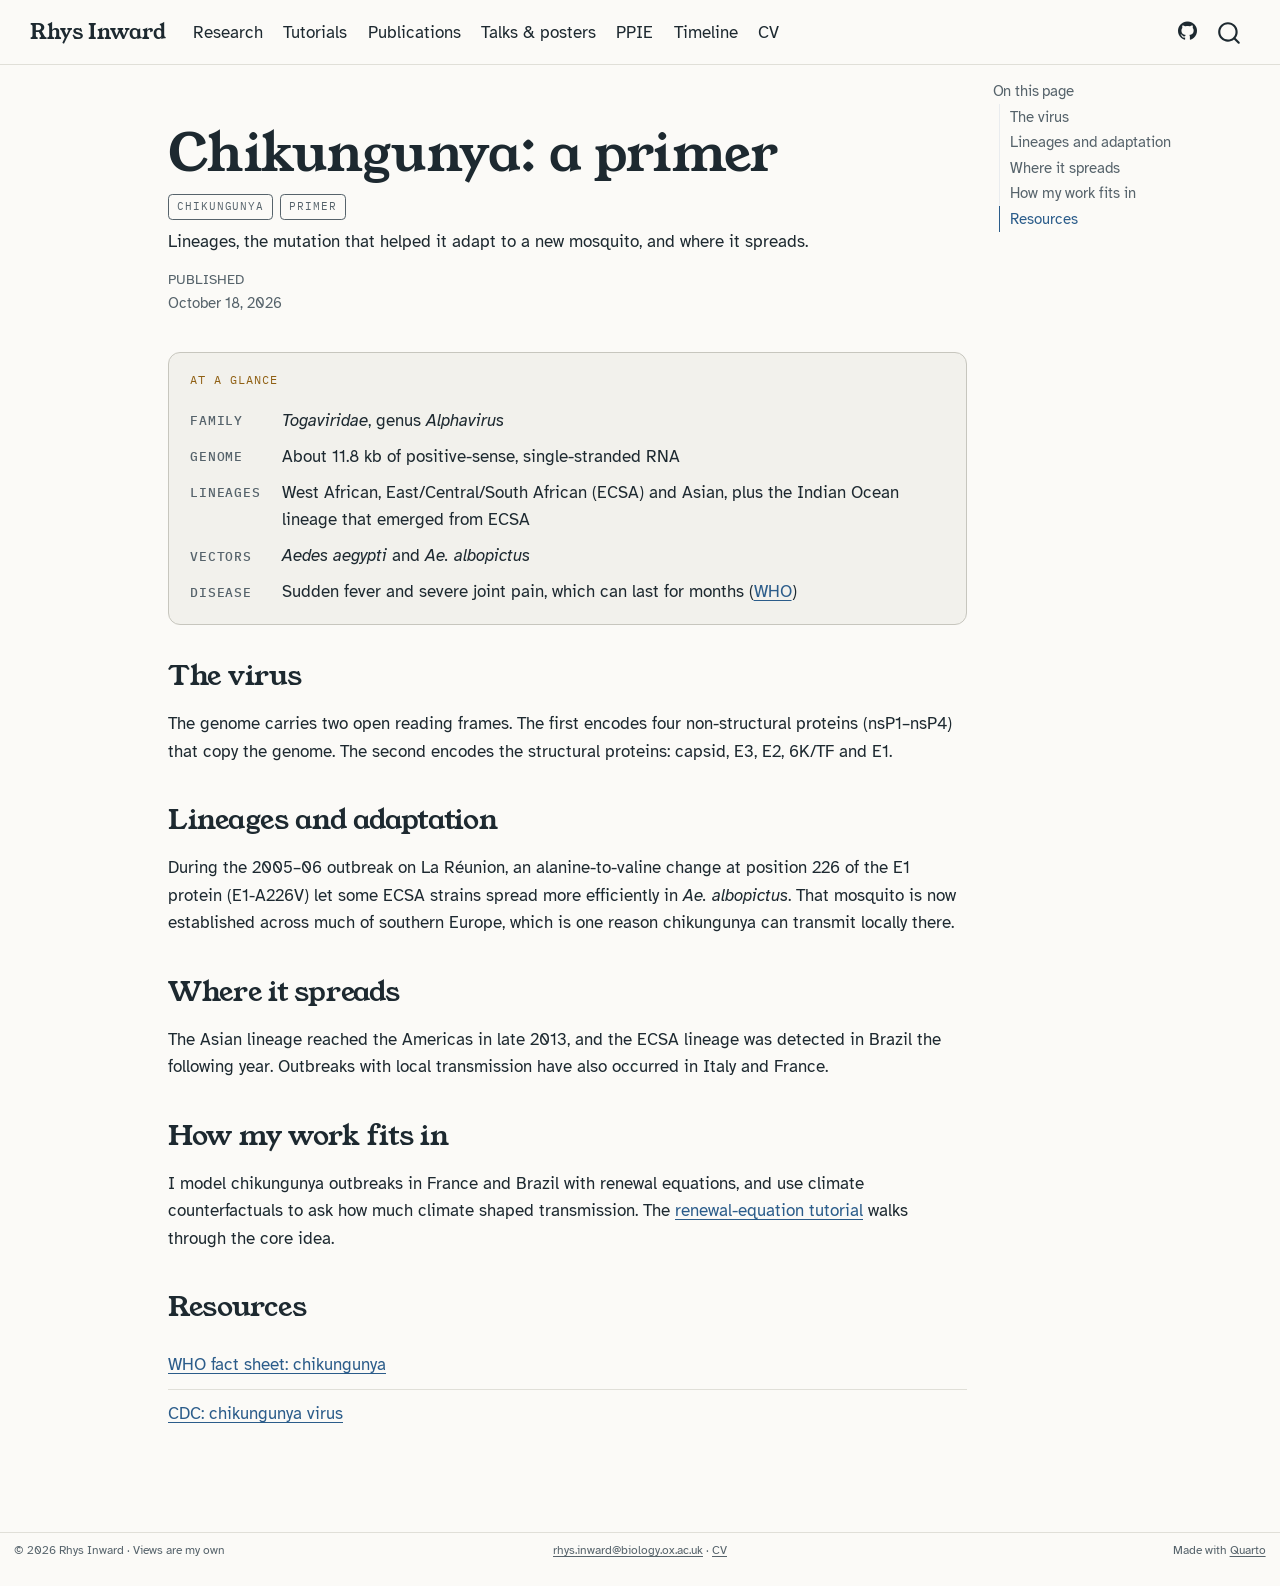
<file: tutorials/chikungunya-primer.html>
<!DOCTYPE html>
<html xmlns="http://www.w3.org/1999/xhtml" lang="en" xml:lang="en"><head>

<meta charset="utf-8">
<meta name="generator" content="quarto-1.10.19">

<meta name="viewport" content="width=device-width, initial-scale=1.0, user-scalable=yes">

<meta name="dcterms.date" content="2026-10-18">
<meta name="description" content="Lineages, the mutation that helped it adapt to a new mosquito, and where it spreads.">

<title>Chikungunya: a primer – Rhys Inward</title>
<style>
/* Default styles provided by pandoc.
** See https://pandoc.org/MANUAL.html#variables-for-html for config info.
*/
span.smallcaps{font-variant: small-caps;}
div.columns{display: flex; gap: 1.5em;}
div.column{flex: auto;}
@media screen {
div.columns{gap: min(4vw, 1.5em);}
div.column{overflow-x: auto;}
}
div.hanging-indent{margin-left: 1.5em; text-indent: -1.5em;}
ul.task-list{list-style: none;}
ul.task-list li input[type="checkbox"] {
  width: 0.8em;
  margin: 0 0.8em 0.2em -1em; /* quarto-specific, see https://github.com/quarto-dev/quarto-cli/issues/4556 */ 
  vertical-align: middle;
}
</style>


<script src="../site_libs/quarto-nav/quarto-nav.js"></script>
<script src="../site_libs/quarto-nav/headroom.min.js"></script>
<script src="../site_libs/clipboard/clipboard.min.js"></script>
<script src="../site_libs/quarto-search/autocomplete.umd.js"></script>
<script src="../site_libs/quarto-search/fuse.min.js"></script>
<script src="../site_libs/quarto-search/quarto-search.js"></script>
<meta name="quarto:offset" content="../">
<link href="../assets/img/favicon.svg" rel="icon" type="image/svg+xml">
<script src="../site_libs/quarto-html/quarto.js" type="module"></script>
<script src="../site_libs/quarto-html/tabsets/tabsets.js" type="module"></script>
<script src="../site_libs/quarto-html/popper.min.js"></script>
<script src="../site_libs/quarto-html/tippy.umd.min.js"></script>
<script src="../site_libs/quarto-html/anchor.min.js"></script>
<link href="../site_libs/quarto-html/tippy.css" rel="stylesheet">
<link href="../site_libs/quarto-html/quarto-syntax-highlighting-1e2507db5f55d85482394ea8c8ce1bf8.css" rel="stylesheet" id="quarto-text-highlighting-styles">
<script src="../site_libs/bootstrap/bootstrap.min.js"></script>
<link href="../site_libs/bootstrap/bootstrap-icons.css" rel="stylesheet">
<link href="../site_libs/bootstrap/bootstrap-8db7c802f7c6c11e8bea58dade600e51.min.css" rel="stylesheet" append-hash="true" id="quarto-bootstrap" data-mode="light">
<script id="quarto-search-options" type="application/json">{
  "location": "navbar",
  "copy-button": false,
  "collapse-after": 3,
  "panel-placement": "end",
  "type": "overlay",
  "limit": 50,
  "keyboard-shortcut": [
    "f",
    "/",
    "s"
  ],
  "language": {
    "search-no-results-text": "No results",
    "search-matching-documents-text": "matching documents",
    "search-copy-link-title": "Copy link to search",
    "search-hide-matches-text": "Hide additional matches",
    "search-more-match-text": "more match in this document",
    "search-more-matches-text": "more matches in this document",
    "search-clear-button-title": "Clear",
    "search-text-placeholder": "",
    "search-detached-cancel-button-title": "Cancel",
    "search-submit-button-title": "Submit",
    "search-label": "Search"
  }
}</script>
<style>html{ scroll-behavior: smooth; }</style>
<link rel="preconnect" href="https://fonts.googleapis.com">
<link rel="preconnect" href="https://fonts.gstatic.com" crossorigin="">
<link rel="stylesheet" href="https://fonts.googleapis.com/css2?family=Atkinson+Hyperlegible:ital,wght@0,400;0,700;1,400;1,700&amp;family=IBM+Plex+Mono:wght@400;500&amp;family=Young+Serif&amp;display=swap">


<meta property="og:title" content="Chikungunya: a primer – Rhys Inward">
<meta property="og:description" content="Lineages, the mutation that helped it adapt to a new mosquito, and where it spreads.">
<meta property="og:image" content="https://rhysinward.github.io/assets/img/card-chikungunya-primer.png">
<meta property="og:site_name" content="Rhys Inward">
<meta property="og:image:alt" content="Chikungunya: a primer, by Rhys Inward, with an illustration of an epidemic curve">
<meta property="og:image:height" content="630">
<meta property="og:image:width" content="1200">
<meta name="twitter:title" content="Chikungunya: a primer – Rhys Inward">
<meta name="twitter:description" content="Lineages, the mutation that helped it adapt to a new mosquito, and where it spreads.">
<meta name="twitter:image" content="https://rhysinward.github.io/assets/img/card-chikungunya-primer.png">
<meta name="twitter:image:alt" content="Chikungunya: a primer, by Rhys Inward, with an illustration of an epidemic curve">
<meta name="twitter:card" content="summary_large_image">
<meta name="twitter:image-height" content="630">
<meta name="twitter:image-width" content="1200">
</head>

<body class="nav-fixed quarto-light">

<div id="quarto-search-results"></div>
  <header id="quarto-header" class="headroom fixed-top">
    <nav class="navbar navbar-expand-lg " data-bs-theme="dark">
      <div class="navbar-container container-fluid">
      <div class="navbar-brand-container mx-auto">
    <a class="navbar-brand" href="../index.html">
    <span class="navbar-title">Rhys Inward</span>
    </a>
  </div>
            <div id="quarto-search" class="" title="Search"></div>
          <button class="navbar-toggler" type="button" data-bs-toggle="collapse" data-bs-target="#navbarCollapse" aria-controls="navbarCollapse" role="menu" aria-expanded="false" aria-label="Toggle navigation" onclick="if (window.quartoToggleHeadroom) { window.quartoToggleHeadroom(); }">
  <span class="navbar-toggler-icon"></span>
</button>
          <div class="collapse navbar-collapse" id="navbarCollapse">
            <ul class="navbar-nav navbar-nav-scroll me-auto">
  <li class="nav-item">
    <a class="nav-link" href="../research.html"> 
<span class="menu-text">Research</span></a>
  </li>  
  <li class="nav-item">
    <a class="nav-link" href="../tutorials/index.html"> 
<span class="menu-text">Tutorials</span></a>
  </li>  
  <li class="nav-item">
    <a class="nav-link" href="../publications.html"> 
<span class="menu-text">Publications</span></a>
  </li>  
  <li class="nav-item">
    <a class="nav-link" href="../talks.html"> 
<span class="menu-text">Talks &amp; posters</span></a>
  </li>  
  <li class="nav-item">
    <a class="nav-link" href="../ppie.html"> 
<span class="menu-text">PPIE</span></a>
  </li>  
  <li class="nav-item">
    <a class="nav-link" href="../timeline.html"> 
<span class="menu-text">Timeline</span></a>
  </li>  
  <li class="nav-item">
    <a class="nav-link" href="../cv.html"> 
<span class="menu-text">CV</span></a>
  </li>  
</ul>
            <ul class="navbar-nav navbar-nav-scroll ms-auto">
  <li class="nav-item compact">
    <a class="nav-link" href="https://github.com/rhysinward"> <i class="bi bi-github" role="img" aria-label="GitHub">
</i> 
<span class="menu-text"></span></a>
  </li>  
</ul>
          </div> <!-- /navcollapse -->
            <div class="quarto-navbar-tools">
</div>
      </div> <!-- /container-fluid -->
    </nav>
</header>
<!-- content -->
<div id="quarto-content" class="quarto-container page-columns page-rows-contents page-layout-article page-navbar">
<!-- sidebar -->
<!-- margin-sidebar -->
    <div id="quarto-margin-sidebar" class="sidebar margin-sidebar">
        <nav id="TOC" role="doc-toc" class="toc-active">
    <h2 id="toc-title">On this page</h2>
   
  <ul>
  <li><a href="#the-virus" id="toc-the-virus" class="nav-link active" data-scroll-target="#the-virus">The virus</a></li>
  <li><a href="#lineages-and-adaptation" id="toc-lineages-and-adaptation" class="nav-link" data-scroll-target="#lineages-and-adaptation">Lineages and adaptation</a></li>
  <li><a href="#where-it-spreads" id="toc-where-it-spreads" class="nav-link" data-scroll-target="#where-it-spreads">Where it spreads</a></li>
  <li><a href="#how-my-work-fits-in" id="toc-how-my-work-fits-in" class="nav-link" data-scroll-target="#how-my-work-fits-in">How my work fits in</a></li>
  <li><a href="#resources" id="toc-resources" class="nav-link" data-scroll-target="#resources">Resources</a></li>
  </ul>
</nav>
    </div>
<!-- main -->
<main class="content" id="quarto-document-content">

<header id="title-block-header" class="quarto-title-block default">
<div class="quarto-title">
<h1 class="title">Chikungunya: a primer</h1>
  <div class="quarto-categories">
    <div class="quarto-category">Chikungunya</div>
    <div class="quarto-category">Primer</div>
  </div>
  </div>

<div>
  <div class="description">
    Lineages, the mutation that helped it adapt to a new mosquito, and where it spreads.
  </div>
</div>


<div class="quarto-title-meta">

    
    <div>
    <div class="quarto-title-meta-heading">Published</div>
    <div class="quarto-title-meta-contents">
      <p class="date">October 18, 2026</p>
    </div>
  </div>
  
    
  </div>
  


</header>


<div class="facts k-chik">
<p><span class="facts-label">At a glance</span></p>
<dl>
<dt>Family</dt>
<dd>
<em>Togaviridae</em>, genus <em>Alphavirus</em>
</dd>
<dt>Genome</dt>
<dd>
About 11.8 kb of positive-sense, single-stranded RNA
</dd>
<dt>Lineages</dt>
<dd>
West African, East/Central/South African (ECSA) and Asian, plus the Indian Ocean lineage that emerged from ECSA
</dd>
<dt>Vectors</dt>
<dd>
<em>Aedes aegypti</em> and <em>Ae. albopictus</em>
</dd>
<dt>Disease</dt>
<dd>
Sudden fever and severe joint pain, which can last for months (<a href="https://www.who.int/news-room/fact-sheets/detail/chikungunya">WHO</a>)
</dd>
</dl>
</div>
<section id="the-virus" class="level2">
<h2 class="anchored" data-anchor-id="the-virus">The virus</h2>
<p>The genome carries two open reading frames. The first encodes four non-structural proteins (nsP1–nsP4) that copy the genome. The second encodes the structural proteins: capsid, E3, E2, 6K/TF and E1.</p>
</section>
<section id="lineages-and-adaptation" class="level2">
<h2 class="anchored" data-anchor-id="lineages-and-adaptation">Lineages and adaptation</h2>
<p>During the 2005–06 outbreak on La Réunion, an alanine-to-valine change at position 226 of the E1 protein (E1-A226V) let some ECSA strains spread more efficiently in <em>Ae. albopictus</em>. That mosquito is now established across much of southern Europe, which is one reason chikungunya can transmit locally there.</p>
</section>
<section id="where-it-spreads" class="level2">
<h2 class="anchored" data-anchor-id="where-it-spreads">Where it spreads</h2>
<p>The Asian lineage reached the Americas in late 2013, and the ECSA lineage was detected in Brazil the following year. Outbreaks with local transmission have also occurred in Italy and France.</p>
</section>
<section id="how-my-work-fits-in" class="level2">
<h2 class="anchored" data-anchor-id="how-my-work-fits-in">How my work fits in</h2>
<p>I model chikungunya outbreaks in France and Brazil with renewal equations, and use climate counterfactuals to ask how much climate shaped transmission. The <a href="../tutorials/renewal-rt.html">renewal-equation tutorial</a> walks through the core idea.</p>
</section>
<section id="resources" class="level2">
<h2 class="anchored" data-anchor-id="resources">Resources</h2>
<div class="resources">
<ul>
<li><a href="https://www.who.int/news-room/fact-sheets/detail/chikungunya">WHO fact sheet: chikungunya</a></li>
<li><a href="https://www.cdc.gov/chikungunya/">CDC: chikungunya virus</a></li>
</ul>
</div>


</section>

</main> <!-- /main -->
<script>
document.querySelectorAll(".chip-filter").forEach(group => {
  const items = () => document.querySelectorAll(group.dataset.target);
  const sides = () => {
    let i = 0;
    items().forEach(el => { if (!el.hidden) el.dataset.side = i++ % 2 ? "r" : "l"; });
  };
  group.addEventListener("click", e => {
    const btn = e.target.closest(".chip");
    if (!btn) return;
    group.querySelectorAll(".chip").forEach(b => b.setAttribute("aria-pressed", String(b === btn)));
    const kind = btn.dataset.kind;
    items().forEach(el => {
      el.hidden = kind === "key" ? el.dataset.key !== "true" : kind !== "all" && el.dataset.kind !== kind;
    });
    sides();
  });
});
</script>
<script>
// Accessibility and navigation fixes for Quarto's built-in markup.
(() => {
  const ready = fn => document.readyState === "loading" ? document.addEventListener("DOMContentLoaded", fn) : fn();
  ready(() => {
    // The menu button is a disclosure, not a menu; name the main navigation.
    document.querySelectorAll(".navbar-toggler[role='menu']").forEach(b => b.removeAttribute("role"));
    const mainNav = document.querySelector("#quarto-header nav");
    if (mainNav && !mainNav.hasAttribute("aria-label")) mainNav.setAttribute("aria-label", "Main");

    // Listing card titles are h5 straight under a section h2; announce them as h3.
    document.querySelectorAll(".quarto-grid-item h5.card-title").forEach(h => h.setAttribute("aria-level", "3"));

    // Wide output blocks scroll sideways; make them reachable by keyboard.
    const outputs = document.querySelectorAll(".cell-output pre");
    const markScroll = pre => {
      const wide = pre.scrollWidth > pre.clientWidth + 1;
      if (wide) {
        pre.tabIndex = 0;
        pre.setAttribute("role", "region");
        // Each region needs its own name.
        pre.setAttribute("aria-label", `Code output ${[...outputs].indexOf(pre) + 1} of ${outputs.length}, scrolls sideways`);
      } else if (pre.getAttribute("role") === "region") {
        pre.removeAttribute("tabindex");
        pre.removeAttribute("role");
        pre.removeAttribute("aria-label");
      }
    };
    outputs.forEach(markScroll);
    if (outputs.length && "ResizeObserver" in window) {
      const ro = new ResizeObserver(entries => entries.forEach(e => markScroll(e.target)));
      outputs.forEach(pre => ro.observe(pre));
    }

    // Topic tags on a tutorial point at that topic on the tutorials page, not at
    // a filtered list on the home page. Quarto wraps each tag in a link once it
    // has loaded listings.json, so rewrite the link whenever it appears.
    const cats = document.querySelector("header.quarto-title-block .quarto-categories");
    if (cats) {
      const offset = document.querySelector("meta[name='quarto:offset']")?.content || "./";
      const hubs = ["Dengue", "Chikungunya", "S. intermedius", "Methods"];
      const slug = s => s.toLowerCase().replace(/[^a-z0-9]+/g, "-").replace(/^-|-$/g, "");
      const target = name => offset + "tutorials/index.html" + (hubs.includes(name) ? "#" + slug(name) : "");
      const fix = () => {
        // If our fallback link was wrapped again by Quarto, keep just one link.
        cats.querySelectorAll(".quarto-category a a").forEach(inner => inner.replaceWith(...inner.childNodes));
        cats.querySelectorAll(".quarto-category a").forEach(a => {
          const want = target(a.closest(".quarto-category").textContent.trim());
          if (a.getAttribute("href") !== want) a.setAttribute("href", want);
        });
      };
      fix();
      new MutationObserver(fix).observe(cats, { childList: true, subtree: true });
      // If Quarto never adds its links (listings.json unavailable), add them.
      window.addEventListener("load", () => setTimeout(() => {
        cats.querySelectorAll(".quarto-category").forEach(tag => {
          if (tag.querySelector("a")) return;
          const a = document.createElement("a");
          a.href = target(tag.textContent.trim());
          a.append(...tag.childNodes);
          tag.append(a);
        });
      }, 2000));
    }
  });

  // Search overlay: keep Tab inside it while open, let Escape close it from
  // anywhere, and return focus to the search button when it closes.
  document.addEventListener("keydown", e => {
    const box = document.querySelector(".aa-DetachedContainer");
    if (!box) return;
    if (e.key === "Escape" && document.activeElement !== box.querySelector("input")) {
      box.querySelector(".aa-DetachedCancelButton")?.click();
      return;
    }
    if (e.key !== "Tab") return;
    const stops = [...box.querySelectorAll("input, button, a[href], [tabindex]:not([tabindex='-1'])")]
      .filter(el => !el.disabled && el.getClientRects().length && !el.matches(".aa-SubmitButton"));
    if (!stops.length) return;
    const first = stops[0], last = stops[stops.length - 1], here = document.activeElement;
    if (!box.contains(here)) { e.preventDefault(); first.focus(); }
    else if (e.shiftKey && here === first) { e.preventDefault(); last.focus(); }
    else if (!e.shiftKey && here === last) { e.preventDefault(); first.focus(); }
  }, true);
  let wasOpen = false;
  new MutationObserver(() => {
    const open = !!document.querySelector(".aa-DetachedOverlay");
    if (wasOpen && !open) {
      // Wait a tick: the overlay's own close may still be moving focus.
      setTimeout(() => {
        const btn = document.querySelector(".aa-DetachedSearchButton");
        const here = document.activeElement;
        if (btn && (!here || here === document.body || !here.isConnected)) btn.focus();
      }, 0);
    }
    wasOpen = open;
  }).observe(document.body, { childList: true });

  // Escape closes the phone menu and returns focus to the menu button.
  document.addEventListener("keydown", e => {
    if (e.key !== "Escape" || document.querySelector(".aa-DetachedContainer")) return;
    const menu = document.querySelector("#navbarCollapse.show");
    if (!menu || !window.bootstrap) return;
    bootstrap.Collapse.getOrCreateInstance(menu).hide();
    document.querySelector(".navbar-toggler")?.focus();
  });
})();
</script>
<script>
// Home hero animation: plays muted while on screen, never starts by itself for
// people who prefer reduced motion, and can always be paused or played.
(() => {
  const fig = document.querySelector(".hero-video");
  if (!fig) return;
  const video = fig.querySelector("video");
  const btn = fig.querySelector(".hero-video-toggle");
  const reduce = window.matchMedia("(prefers-reduced-motion: reduce)");
  video.controls = false;
  btn.hidden = false;
  let stopped = reduce.matches;   // paused by the visitor, or by their motion setting
  let onScreen = false;
  const sync = () => {
    btn.classList.toggle("is-paused", video.paused);
    btn.setAttribute("aria-label", video.paused ? "Play the animation" : "Pause the animation");
  };
  // The first play continues from the poster frame (data-poster-time, in
  // seconds) so the picture does not jump back to the start; it then loops.
  let started = false;
  let played = false;
  const update = () => {
    if (!stopped && onScreen) {
      if (!started && video.dataset.posterTime) {
        started = true;
        const seek = () => { video.currentTime = parseFloat(video.dataset.posterTime); };
        if (video.readyState >= 1) seek();
        else video.addEventListener("loadedmetadata", seek, { once: true });
      }
      // Only a refusal to autoplay counts as stopped; an AbortError just means
      // our own pause() (e.g. scrolling away) interrupted a pending play().
      const first = !played;
      played = true;
      video.play().then(() => {
        // On the first play only: if the browser reset the position while
        // loading, apply the poster time once more.
        const p = parseFloat(video.dataset.posterTime || "0");
        if (first && p && video.currentTime < 1) video.currentTime = p;
      }).catch(e => { if (e.name === "NotAllowedError") { stopped = true; sync(); } });
    } else {
      video.pause();
    }
  };
  btn.addEventListener("click", () => {
    stopped = !video.paused;
    if (!stopped) onScreen = true;
    update();
  });
  video.addEventListener("play", sync);
  video.addEventListener("pause", sync);
  if ("IntersectionObserver" in window) {
    new IntersectionObserver(([entry]) => { onScreen = entry.isIntersecting; update(); }, { threshold: 0.2 }).observe(video);
  } else {
    onScreen = true; update();
  }
  reduce.addEventListener?.("change", () => { if (reduce.matches) { stopped = true; update(); } });
  sync();
})();
</script>
<script id="quarto-html-after-body" type="application/javascript">
  window.document.addEventListener("DOMContentLoaded", function (event) {
    const icon = "";
    const anchorJS = new window.AnchorJS();
    anchorJS.options = {
      placement: 'right',
      icon: icon
    };
    anchorJS.add('.anchored');
    const isCodeAnnotation = (el) => {
      for (const clz of el.classList) {
        if (clz.startsWith('code-annotation-')) {                     
          return true;
        }
      }
      return false;
    }
    const onCopySuccess = function(e) {
      // button target
      const button = e.trigger;
      // don't keep focus
      button.blur();
      // flash "checked"
      button.classList.add('code-copy-button-checked');
      var currentTitle = button.getAttribute("title");
      button.setAttribute("title", "Copied!");
      let tooltip;
      if (window.bootstrap) {
        button.setAttribute("data-bs-toggle", "tooltip");
        button.setAttribute("data-bs-placement", "left");
        button.setAttribute("data-bs-title", "Copied!");
        tooltip = new bootstrap.Tooltip(button, 
          { trigger: "manual", 
            customClass: "code-copy-button-tooltip",
            offset: [0, -8]});
        tooltip.show();    
      }
      setTimeout(function() {
        if (tooltip) {
          tooltip.hide();
          button.removeAttribute("data-bs-title");
          button.removeAttribute("data-bs-toggle");
          button.removeAttribute("data-bs-placement");
        }
        button.setAttribute("title", currentTitle);
        button.classList.remove('code-copy-button-checked');
      }, 1000);
      // clear code selection
      e.clearSelection();
    }
    const getTextToCopy = function(trigger) {
      const outerScaffold = trigger.parentElement.cloneNode(true);
      const codeEl = outerScaffold.querySelector('code');
      for (const childEl of codeEl.children) {
        if (isCodeAnnotation(childEl)) {
          childEl.remove();
        }
      }
      return codeEl.innerText;
    }
    const clipboard = new window.ClipboardJS('.code-copy-button:not([data-in-quarto-modal])', {
      text: getTextToCopy
    });
    clipboard.on('success', onCopySuccess);
    if (window.document.getElementById('quarto-embedded-source-code-modal')) {
      const clipboardModal = new window.ClipboardJS('.code-copy-button[data-in-quarto-modal]', {
        text: getTextToCopy,
        container: window.document.getElementById('quarto-embedded-source-code-modal')
      });
      clipboardModal.on('success', onCopySuccess);
    }
      var localhostRegex = new RegExp(/^(?:http|https):\/\/localhost\:?[0-9]*\//);
      var mailtoRegex = new RegExp(/^mailto:/);
        var filterRegex = new RegExp("https:\/\/rhysinward\.github\.io");
      var isInternal = (href) => {
          return filterRegex.test(href) || localhostRegex.test(href) || mailtoRegex.test(href);
      }
      // Inspect non-navigation links and adorn them if external
     var links = window.document.querySelectorAll('a[href]:not(.nav-link):not(.navbar-brand):not(.toc-action):not(.sidebar-link):not(.sidebar-item-toggle):not(.pagination-link):not(.no-external):not([aria-hidden]):not(.dropdown-item):not(.quarto-navigation-tool):not(.about-link)');
      for (var i=0; i<links.length; i++) {
        const link = links[i];
        if (!isInternal(link.href)) {
          // undo the damage that might have been done by quarto-nav.js in the case of
          // links that we want to consider external
          if (link.dataset.originalHref !== undefined) {
            link.href = link.dataset.originalHref;
          }
            // target, if specified
            link.setAttribute("target", "_blank");
            if (link.getAttribute("rel") === null) {
              link.setAttribute("rel", "noopener");
            }
        }
      }
    function tippyHover(el, contentFn, onTriggerFn, onUntriggerFn) {
      const config = {
        allowHTML: true,
        maxWidth: 500,
        delay: 100,
        arrow: false,
        appendTo: function(el) {
            return el.parentElement;
        },
        interactive: true,
        interactiveBorder: 10,
        theme: 'quarto',
        placement: 'bottom-start',
      };
      if (contentFn) {
        config.content = contentFn;
      }
      if (onTriggerFn) {
        config.onTrigger = onTriggerFn;
      }
      if (onUntriggerFn) {
        config.onUntrigger = onUntriggerFn;
      }
      window.tippy(el, config); 
    }
    const noterefs = window.document.querySelectorAll('a[role="doc-noteref"]');
    for (var i=0; i<noterefs.length; i++) {
      const ref = noterefs[i];
      tippyHover(ref, function() {
        // use id or data attribute instead here
        let href = ref.getAttribute('data-footnote-href') || ref.getAttribute('href');
        try { href = new URL(href).hash; } catch {}
        const id = href.replace(/^#\/?/, "");
        const note = window.document.getElementById(id);
        if (note) {
          return note.innerHTML;
        } else {
          return "";
        }
      });
    }
    const xrefs = window.document.querySelectorAll('a.quarto-xref');
    const processXRef = (id, note) => {
      // Strip column container classes
      const stripColumnClz = (el) => {
        el.classList.remove("page-full", "page-columns");
        if (el.children) {
          for (const child of el.children) {
            stripColumnClz(child);
          }
        }
      }
      stripColumnClz(note)
      if (id === null || id.startsWith('sec-')) {
        // Special case sections, only their first couple elements
        const container = document.createElement("div");
        if (note.children && note.children.length > 2) {
          container.appendChild(note.children[0].cloneNode(true));
          for (let i = 1; i < note.children.length; i++) {
            const child = note.children[i];
            if (child.tagName === "P" && child.innerText === "") {
              continue;
            } else {
              container.appendChild(child.cloneNode(true));
              break;
            }
          }
          if (window.Quarto?.typesetMath) {
            window.Quarto.typesetMath(container);
          }
          return container.innerHTML
        } else {
          if (window.Quarto?.typesetMath) {
            window.Quarto.typesetMath(note);
          }
          return note.innerHTML;
        }
      } else {
        // Remove any anchor links if they are present
        const anchorLink = note.querySelector('a.anchorjs-link');
        if (anchorLink) {
          anchorLink.remove();
        }
        if (window.Quarto?.typesetMath) {
          window.Quarto.typesetMath(note);
        }
        if (note.classList.contains("callout")) {
          return note.outerHTML;
        } else {
          return note.innerHTML;
        }
      }
    }
    for (var i=0; i<xrefs.length; i++) {
      const xref = xrefs[i];
      tippyHover(xref, undefined, function(instance) {
        instance.disable();
        let url = xref.getAttribute('href');
        let hash = undefined; 
        if (url.startsWith('#')) {
          hash = url;
        } else {
          try { hash = new URL(url).hash; } catch {}
        }
        if (hash) {
          const id = hash.replace(/^#\/?/, "");
          const note = window.document.getElementById(id);
          if (note !== null) {
            try {
              const html = processXRef(id, note.cloneNode(true));
              instance.setContent(html);
            } finally {
              instance.enable();
              instance.show();
            }
          } else {
            // See if we can fetch this
            fetch(url.split('#')[0])
            .then(res => res.text())
            .then(html => {
              const parser = new DOMParser();
              const htmlDoc = parser.parseFromString(html, "text/html");
              const note = htmlDoc.getElementById(id);
              if (note !== null) {
                const html = processXRef(id, note);
                instance.setContent(html);
              } 
            }).finally(() => {
              instance.enable();
              instance.show();
            });
          }
        } else {
          // See if we can fetch a full url (with no hash to target)
          // This is a special case and we should probably do some content thinning / targeting
          fetch(url)
          .then(res => res.text())
          .then(html => {
            const parser = new DOMParser();
            const htmlDoc = parser.parseFromString(html, "text/html");
            const note = htmlDoc.querySelector('main.content');
            if (note !== null) {
              // This should only happen for chapter cross references
              // (since there is no id in the URL)
              // remove the first header
              if (note.children.length > 0 && note.children[0].tagName === "HEADER") {
                note.children[0].remove();
              }
              const html = processXRef(null, note);
              instance.setContent(html);
            } 
          }).finally(() => {
            instance.enable();
            instance.show();
          });
        }
      }, function(instance) {
      });
    }
        let selectedAnnoteEl;
        const selectorForAnnotation = ( cell, annotation) => {
          let cellAttr = 'data-code-cell="' + cell + '"';
          let lineAttr = 'data-code-annotation="' +  annotation + '"';
          const selector = 'span[' + cellAttr + '][' + lineAttr + ']';
          return selector;
        }
        const selectCodeLines = (annoteEl) => {
          const doc = window.document;
          const targetCell = annoteEl.getAttribute("data-target-cell");
          const targetAnnotation = annoteEl.getAttribute("data-target-annotation");
          const annoteSpan = window.document.querySelector(selectorForAnnotation(targetCell, targetAnnotation));
          const lines = annoteSpan.getAttribute("data-code-lines").split(",");
          const lineIds = lines.map((line) => {
            return targetCell + "-" + line;
          })
          let top = null;
          let height = null;
          let parent = null;
          if (lineIds.length > 0) {
              //compute the position of the single el (top and bottom and make a div)
              const el = window.document.getElementById(lineIds[0]);
              top = el.offsetTop;
              height = el.offsetHeight;
              parent = el.parentElement.parentElement;
            if (lineIds.length > 1) {
              const lastEl = window.document.getElementById(lineIds[lineIds.length - 1]);
              const bottom = lastEl.offsetTop + lastEl.offsetHeight;
              height = bottom - top;
            }
            if (top !== null && height !== null && parent !== null) {
              // cook up a div (if necessary) and position it 
              let div = window.document.getElementById("code-annotation-line-highlight");
              if (div === null) {
                div = window.document.createElement("div");
                div.setAttribute("id", "code-annotation-line-highlight");
                div.style.position = 'absolute';
                parent.appendChild(div);
              }
              div.style.top = top - 2 + "px";
              div.style.height = height + 4 + "px";
              div.style.left = 0;
              let gutterDiv = window.document.getElementById("code-annotation-line-highlight-gutter");
              if (gutterDiv === null) {
                gutterDiv = window.document.createElement("div");
                gutterDiv.setAttribute("id", "code-annotation-line-highlight-gutter");
                gutterDiv.style.position = 'absolute';
                const codeCell = window.document.getElementById(targetCell);
                const gutter = codeCell.querySelector('.code-annotation-gutter');
                gutter.appendChild(gutterDiv);
              }
              gutterDiv.style.top = top - 2 + "px";
              gutterDiv.style.height = height + 4 + "px";
            }
            selectedAnnoteEl = annoteEl;
          }
        };
        const unselectCodeLines = () => {
          const elementsIds = ["code-annotation-line-highlight", "code-annotation-line-highlight-gutter"];
          elementsIds.forEach((elId) => {
            const div = window.document.getElementById(elId);
            if (div) {
              div.remove();
            }
          });
          selectedAnnoteEl = undefined;
        };
          // Handle positioning of the toggle
      window.addEventListener(
        "resize",
        throttle(() => {
          elRect = undefined;
          if (selectedAnnoteEl) {
            selectCodeLines(selectedAnnoteEl);
          }
        }, 10)
      );
      function throttle(fn, ms) {
      let throttle = false;
      let timer;
        return (...args) => {
          if(!throttle) { // first call gets through
              fn.apply(this, args);
              throttle = true;
          } else { // all the others get throttled
              if(timer) clearTimeout(timer); // cancel #2
              timer = setTimeout(() => {
                fn.apply(this, args);
                timer = throttle = false;
              }, ms);
          }
        };
      }
        // Attach click handler to the DT
        const annoteDls = window.document.querySelectorAll('dt[data-target-cell]');
        for (const annoteDlNode of annoteDls) {
          annoteDlNode.addEventListener('click', (event) => {
            const clickedEl = event.target;
            if (clickedEl !== selectedAnnoteEl) {
              unselectCodeLines();
              const activeEl = window.document.querySelector('dt[data-target-cell].code-annotation-active');
              if (activeEl) {
                activeEl.classList.remove('code-annotation-active');
              }
              selectCodeLines(clickedEl);
              clickedEl.classList.add('code-annotation-active');
            } else {
              // Unselect the line
              unselectCodeLines();
              clickedEl.classList.remove('code-annotation-active');
            }
          });
        }
    const findCites = (el) => {
      const parentEl = el.parentElement;
      if (parentEl) {
        const cites = parentEl.dataset.cites;
        if (cites) {
          return {
            el,
            cites: cites.split(' ')
          };
        } else {
          return findCites(el.parentElement)
        }
      } else {
        return undefined;
      }
    };
    var bibliorefs = window.document.querySelectorAll('a[role="doc-biblioref"]');
    for (var i=0; i<bibliorefs.length; i++) {
      const ref = bibliorefs[i];
      const citeInfo = findCites(ref);
      if (citeInfo) {
        tippyHover(citeInfo.el, function() {
          var popup = window.document.createElement('div');
          citeInfo.cites.forEach(function(cite) {
            var citeDiv = window.document.createElement('div');
            citeDiv.classList.add('hanging-indent');
            citeDiv.classList.add('csl-entry');
            var biblioDiv = window.document.getElementById('ref-' + cite);
            if (biblioDiv) {
              citeDiv.innerHTML = biblioDiv.innerHTML;
            }
            popup.appendChild(citeDiv);
          });
          return popup.innerHTML;
        });
      }
    }
  });
  </script>
</div> <!-- /content -->
<footer class="footer">
  <div class="nav-footer">
    <div class="nav-footer-left">
<p>© 2026 Rhys Inward · Views are my own</p>
</div>   
    <div class="nav-footer-center">
<p><a href="mailto:rhys.inward@biology.ox.ac.uk">rhys.inward@biology.ox.ac.uk</a> · <a href="../cv.html">CV</a></p>
</div>
    <div class="nav-footer-right">
<p>Made with <a href="https://quarto.org">Quarto</a></p>
</div>
  </div>
</footer>




<script src="../site_libs/quarto-html/zenscroll-min.js"></script>
</body></html>
</file>
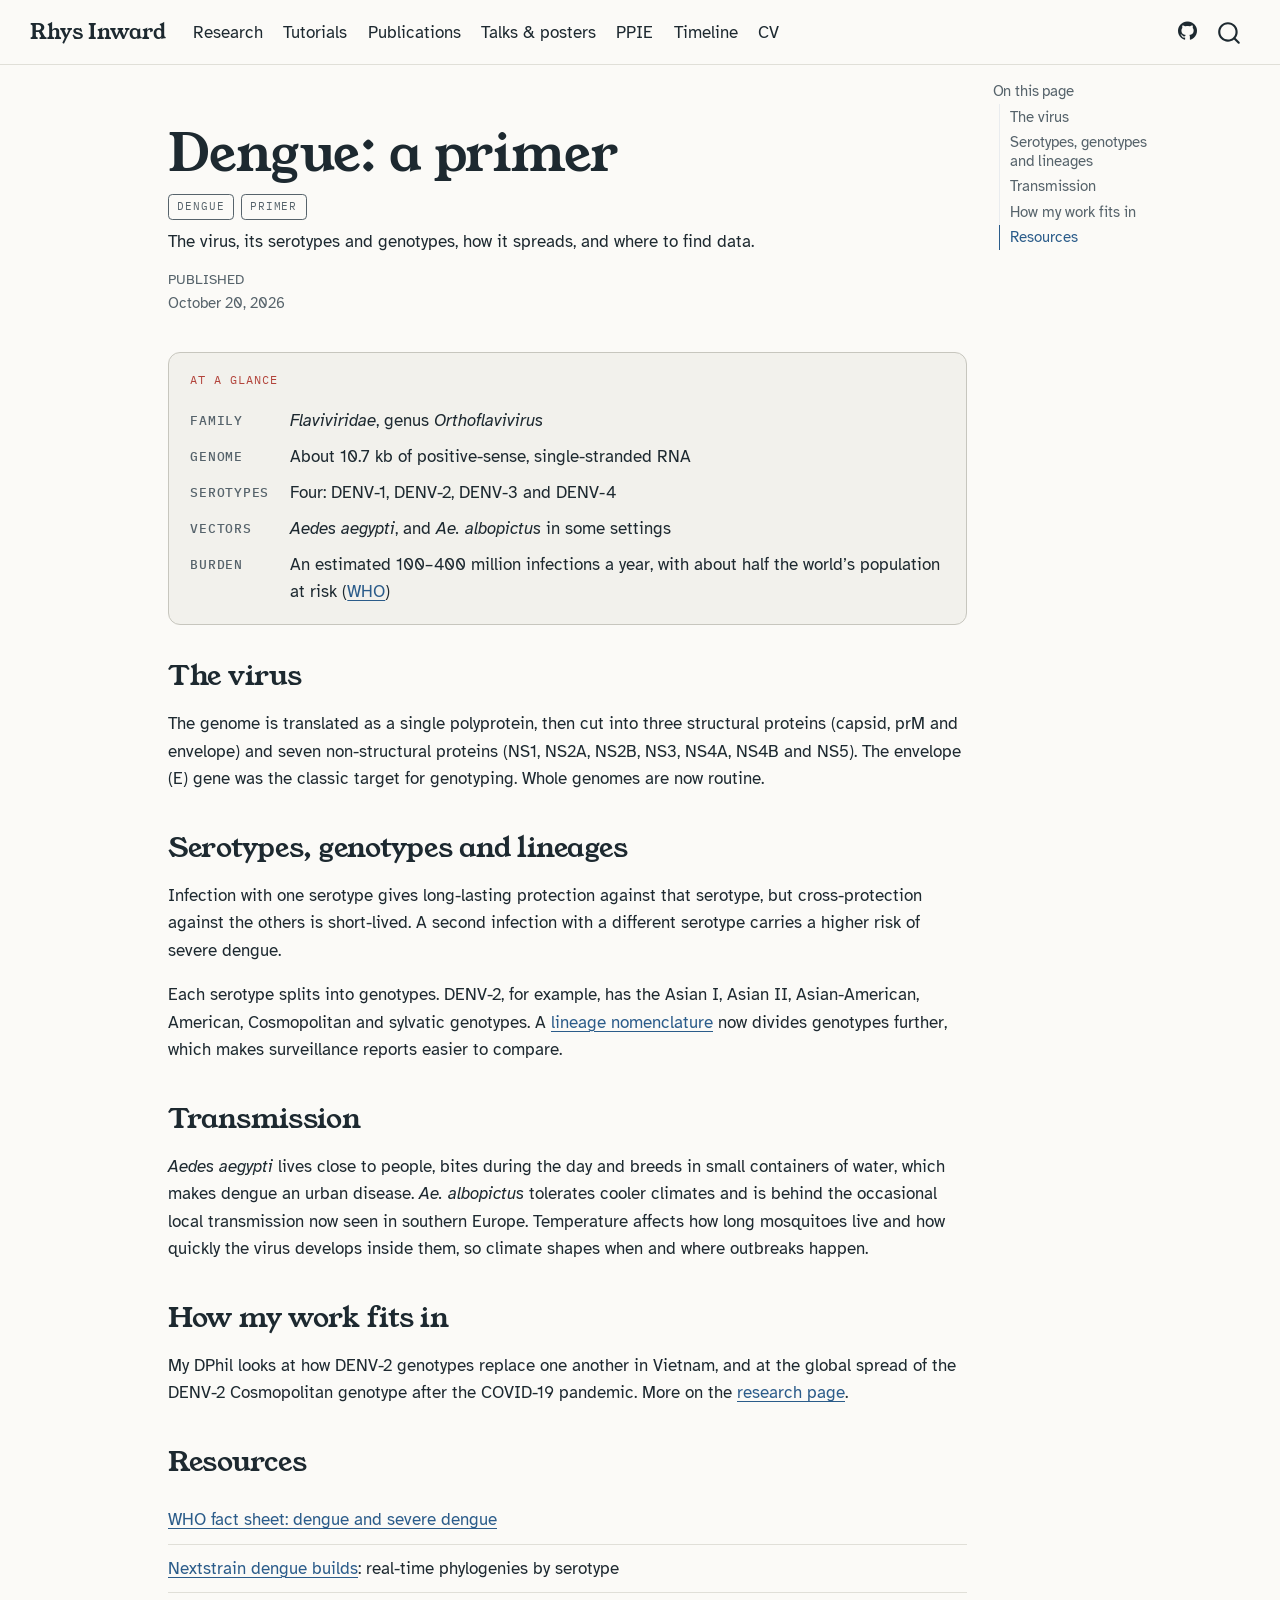
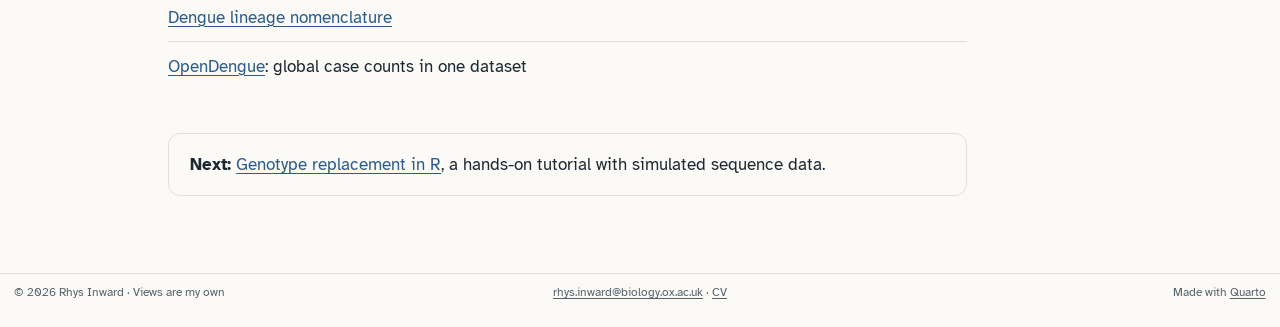
<file: tutorials/dengue-primer.html>
<!DOCTYPE html>
<html xmlns="http://www.w3.org/1999/xhtml" lang="en" xml:lang="en"><head>

<meta charset="utf-8">
<meta name="generator" content="quarto-1.10.19">

<meta name="viewport" content="width=device-width, initial-scale=1.0, user-scalable=yes">

<meta name="dcterms.date" content="2026-10-20">
<meta name="description" content="The virus, its serotypes and genotypes, how it spreads, and where to find data.">

<title>Dengue: a primer – Rhys Inward</title>
<style>
/* Default styles provided by pandoc.
** See https://pandoc.org/MANUAL.html#variables-for-html for config info.
*/
span.smallcaps{font-variant: small-caps;}
div.columns{display: flex; gap: 1.5em;}
div.column{flex: auto;}
@media screen {
div.columns{gap: min(4vw, 1.5em);}
div.column{overflow-x: auto;}
}
div.hanging-indent{margin-left: 1.5em; text-indent: -1.5em;}
ul.task-list{list-style: none;}
ul.task-list li input[type="checkbox"] {
  width: 0.8em;
  margin: 0 0.8em 0.2em -1em; /* quarto-specific, see https://github.com/quarto-dev/quarto-cli/issues/4556 */ 
  vertical-align: middle;
}
</style>


<script src="../site_libs/quarto-nav/quarto-nav.js"></script>
<script src="../site_libs/quarto-nav/headroom.min.js"></script>
<script src="../site_libs/clipboard/clipboard.min.js"></script>
<script src="../site_libs/quarto-search/autocomplete.umd.js"></script>
<script src="../site_libs/quarto-search/fuse.min.js"></script>
<script src="../site_libs/quarto-search/quarto-search.js"></script>
<meta name="quarto:offset" content="../">
<link href="../assets/img/favicon.svg" rel="icon" type="image/svg+xml">
<script src="../site_libs/quarto-html/quarto.js" type="module"></script>
<script src="../site_libs/quarto-html/tabsets/tabsets.js" type="module"></script>
<script src="../site_libs/quarto-html/popper.min.js"></script>
<script src="../site_libs/quarto-html/tippy.umd.min.js"></script>
<script src="../site_libs/quarto-html/anchor.min.js"></script>
<link href="../site_libs/quarto-html/tippy.css" rel="stylesheet">
<link href="../site_libs/quarto-html/quarto-syntax-highlighting-1e2507db5f55d85482394ea8c8ce1bf8.css" rel="stylesheet" id="quarto-text-highlighting-styles">
<script src="../site_libs/bootstrap/bootstrap.min.js"></script>
<link href="../site_libs/bootstrap/bootstrap-icons.css" rel="stylesheet">
<link href="../site_libs/bootstrap/bootstrap-8db7c802f7c6c11e8bea58dade600e51.min.css" rel="stylesheet" append-hash="true" id="quarto-bootstrap" data-mode="light">
<script id="quarto-search-options" type="application/json">{
  "location": "navbar",
  "copy-button": false,
  "collapse-after": 3,
  "panel-placement": "end",
  "type": "overlay",
  "limit": 50,
  "keyboard-shortcut": [
    "f",
    "/",
    "s"
  ],
  "language": {
    "search-no-results-text": "No results",
    "search-matching-documents-text": "matching documents",
    "search-copy-link-title": "Copy link to search",
    "search-hide-matches-text": "Hide additional matches",
    "search-more-match-text": "more match in this document",
    "search-more-matches-text": "more matches in this document",
    "search-clear-button-title": "Clear",
    "search-text-placeholder": "",
    "search-detached-cancel-button-title": "Cancel",
    "search-submit-button-title": "Submit",
    "search-label": "Search"
  }
}</script>
<style>html{ scroll-behavior: smooth; }</style>
<link rel="preconnect" href="https://fonts.googleapis.com">
<link rel="preconnect" href="https://fonts.gstatic.com" crossorigin="">
<link rel="stylesheet" href="https://fonts.googleapis.com/css2?family=Atkinson+Hyperlegible:ital,wght@0,400;0,700;1,400;1,700&amp;family=IBM+Plex+Mono:wght@400;500&amp;family=Young+Serif&amp;display=swap">


<meta property="og:title" content="Dengue: a primer – Rhys Inward">
<meta property="og:description" content="The virus, its serotypes and genotypes, how it spreads, and where to find data.">
<meta property="og:image" content="https://rhysinward.github.io/assets/img/card-dengue-primer.png">
<meta property="og:site_name" content="Rhys Inward">
<meta property="og:image:alt" content="Dengue: a primer, by Rhys Inward, with an illustration of dengue genotypes replacing one another over time">
<meta property="og:image:height" content="630">
<meta property="og:image:width" content="1200">
<meta name="twitter:title" content="Dengue: a primer – Rhys Inward">
<meta name="twitter:description" content="The virus, its serotypes and genotypes, how it spreads, and where to find data.">
<meta name="twitter:image" content="https://rhysinward.github.io/assets/img/card-dengue-primer.png">
<meta name="twitter:image:alt" content="Dengue: a primer, by Rhys Inward, with an illustration of dengue genotypes replacing one another over time">
<meta name="twitter:card" content="summary_large_image">
<meta name="twitter:image-height" content="630">
<meta name="twitter:image-width" content="1200">
</head>

<body class="nav-fixed quarto-light">

<div id="quarto-search-results"></div>
  <header id="quarto-header" class="headroom fixed-top">
    <nav class="navbar navbar-expand-lg " data-bs-theme="dark">
      <div class="navbar-container container-fluid">
      <div class="navbar-brand-container mx-auto">
    <a class="navbar-brand" href="../index.html">
    <span class="navbar-title">Rhys Inward</span>
    </a>
  </div>
            <div id="quarto-search" class="" title="Search"></div>
          <button class="navbar-toggler" type="button" data-bs-toggle="collapse" data-bs-target="#navbarCollapse" aria-controls="navbarCollapse" role="menu" aria-expanded="false" aria-label="Toggle navigation" onclick="if (window.quartoToggleHeadroom) { window.quartoToggleHeadroom(); }">
  <span class="navbar-toggler-icon"></span>
</button>
          <div class="collapse navbar-collapse" id="navbarCollapse">
            <ul class="navbar-nav navbar-nav-scroll me-auto">
  <li class="nav-item">
    <a class="nav-link" href="../research.html"> 
<span class="menu-text">Research</span></a>
  </li>  
  <li class="nav-item">
    <a class="nav-link" href="../tutorials/index.html"> 
<span class="menu-text">Tutorials</span></a>
  </li>  
  <li class="nav-item">
    <a class="nav-link" href="../publications.html"> 
<span class="menu-text">Publications</span></a>
  </li>  
  <li class="nav-item">
    <a class="nav-link" href="../talks.html"> 
<span class="menu-text">Talks &amp; posters</span></a>
  </li>  
  <li class="nav-item">
    <a class="nav-link" href="../ppie.html"> 
<span class="menu-text">PPIE</span></a>
  </li>  
  <li class="nav-item">
    <a class="nav-link" href="../timeline.html"> 
<span class="menu-text">Timeline</span></a>
  </li>  
  <li class="nav-item">
    <a class="nav-link" href="../cv.html"> 
<span class="menu-text">CV</span></a>
  </li>  
</ul>
            <ul class="navbar-nav navbar-nav-scroll ms-auto">
  <li class="nav-item compact">
    <a class="nav-link" href="https://github.com/rhysinward"> <i class="bi bi-github" role="img" aria-label="GitHub">
</i> 
<span class="menu-text"></span></a>
  </li>  
</ul>
          </div> <!-- /navcollapse -->
            <div class="quarto-navbar-tools">
</div>
      </div> <!-- /container-fluid -->
    </nav>
</header>
<!-- content -->
<div id="quarto-content" class="quarto-container page-columns page-rows-contents page-layout-article page-navbar">
<!-- sidebar -->
<!-- margin-sidebar -->
    <div id="quarto-margin-sidebar" class="sidebar margin-sidebar">
        <nav id="TOC" role="doc-toc" class="toc-active">
    <h2 id="toc-title">On this page</h2>
   
  <ul>
  <li><a href="#the-virus" id="toc-the-virus" class="nav-link active" data-scroll-target="#the-virus">The virus</a></li>
  <li><a href="#serotypes-genotypes-and-lineages" id="toc-serotypes-genotypes-and-lineages" class="nav-link" data-scroll-target="#serotypes-genotypes-and-lineages">Serotypes, genotypes and lineages</a></li>
  <li><a href="#transmission" id="toc-transmission" class="nav-link" data-scroll-target="#transmission">Transmission</a></li>
  <li><a href="#how-my-work-fits-in" id="toc-how-my-work-fits-in" class="nav-link" data-scroll-target="#how-my-work-fits-in">How my work fits in</a></li>
  <li><a href="#resources" id="toc-resources" class="nav-link" data-scroll-target="#resources">Resources</a></li>
  </ul>
</nav>
    </div>
<!-- main -->
<main class="content" id="quarto-document-content">

<header id="title-block-header" class="quarto-title-block default">
<div class="quarto-title">
<h1 class="title">Dengue: a primer</h1>
  <div class="quarto-categories">
    <div class="quarto-category">Dengue</div>
    <div class="quarto-category">Primer</div>
  </div>
  </div>

<div>
  <div class="description">
    The virus, its serotypes and genotypes, how it spreads, and where to find data.
  </div>
</div>


<div class="quarto-title-meta">

    
    <div>
    <div class="quarto-title-meta-heading">Published</div>
    <div class="quarto-title-meta-contents">
      <p class="date">October 20, 2026</p>
    </div>
  </div>
  
    
  </div>
  


</header>


<div class="facts k-dengue">
<p><span class="facts-label">At a glance</span></p>
<dl>
<dt>Family</dt>
<dd>
<em>Flaviviridae</em>, genus <em>Orthoflavivirus</em>
</dd>
<dt>Genome</dt>
<dd>
About 10.7 kb of positive-sense, single-stranded RNA
</dd>
<dt>Serotypes</dt>
<dd>
Four: DENV-1, DENV-2, DENV-3 and DENV-4
</dd>
<dt>Vectors</dt>
<dd>
<em>Aedes aegypti</em>, and <em>Ae. albopictus</em> in some settings
</dd>
<dt>Burden</dt>
<dd>
An estimated 100–400 million infections a year, with about half the world’s population at risk (<a href="https://www.who.int/news-room/fact-sheets/detail/dengue-and-severe-dengue">WHO</a>)
</dd>
</dl>
</div>
<section id="the-virus" class="level2">
<h2 class="anchored" data-anchor-id="the-virus">The virus</h2>
<p>The genome is translated as a single polyprotein, then cut into three structural proteins (capsid, prM and envelope) and seven non-structural proteins (NS1, NS2A, NS2B, NS3, NS4A, NS4B and NS5). The envelope (E) gene was the classic target for genotyping. Whole genomes are now routine.</p>
</section>
<section id="serotypes-genotypes-and-lineages" class="level2">
<h2 class="anchored" data-anchor-id="serotypes-genotypes-and-lineages">Serotypes, genotypes and lineages</h2>
<p>Infection with one serotype gives long-lasting protection against that serotype, but cross-protection against the others is short-lived. A second infection with a different serotype carries a higher risk of severe dengue.</p>
<p>Each serotype splits into genotypes. DENV-2, for example, has the Asian I, Asian II, Asian-American, American, Cosmopolitan and sylvatic genotypes. A <a href="https://dengue-lineages.org">lineage nomenclature</a> now divides genotypes further, which makes surveillance reports easier to compare.</p>
</section>
<section id="transmission" class="level2">
<h2 class="anchored" data-anchor-id="transmission">Transmission</h2>
<p><em>Aedes aegypti</em> lives close to people, bites during the day and breeds in small containers of water, which makes dengue an urban disease. <em>Ae. albopictus</em> tolerates cooler climates and is behind the occasional local transmission now seen in southern Europe. Temperature affects how long mosquitoes live and how quickly the virus develops inside them, so climate shapes when and where outbreaks happen.</p>
</section>
<section id="how-my-work-fits-in" class="level2">
<h2 class="anchored" data-anchor-id="how-my-work-fits-in">How my work fits in</h2>
<p>My DPhil looks at how DENV-2 genotypes replace one another in Vietnam, and at the global spread of the DENV-2 Cosmopolitan genotype after the COVID-19 pandemic. More on the <a href="../research.html">research page</a>.</p>
</section>
<section id="resources" class="level2">
<h2 class="anchored" data-anchor-id="resources">Resources</h2>
<div class="resources">
<ul>
<li><a href="https://www.who.int/news-room/fact-sheets/detail/dengue-and-severe-dengue">WHO fact sheet: dengue and severe dengue</a></li>
<li><a href="https://nextstrain.org/dengue">Nextstrain dengue builds</a>: real-time phylogenies by serotype</li>
<li><a href="https://dengue-lineages.org">Dengue lineage nomenclature</a></li>
<li><a href="https://opendengue.org">OpenDengue</a>: global case counts in one dataset</li>
</ul>
</div>
<div class="next-up">
<p><strong>Next:</strong> <a href="../tutorials/genotype-replacement.html">Genotype replacement in R</a>, a hands-on tutorial with simulated sequence data.</p>
</div>


</section>

</main> <!-- /main -->
<script>
document.querySelectorAll(".chip-filter").forEach(group => {
  const items = () => document.querySelectorAll(group.dataset.target);
  const sides = () => {
    let i = 0;
    items().forEach(el => { if (!el.hidden) el.dataset.side = i++ % 2 ? "r" : "l"; });
  };
  group.addEventListener("click", e => {
    const btn = e.target.closest(".chip");
    if (!btn) return;
    group.querySelectorAll(".chip").forEach(b => b.setAttribute("aria-pressed", String(b === btn)));
    const kind = btn.dataset.kind;
    items().forEach(el => {
      el.hidden = kind === "key" ? el.dataset.key !== "true" : kind !== "all" && el.dataset.kind !== kind;
    });
    sides();
  });
});
</script>
<script>
// Accessibility and navigation fixes for Quarto's built-in markup.
(() => {
  const ready = fn => document.readyState === "loading" ? document.addEventListener("DOMContentLoaded", fn) : fn();
  ready(() => {
    // The menu button is a disclosure, not a menu; name the main navigation.
    document.querySelectorAll(".navbar-toggler[role='menu']").forEach(b => b.removeAttribute("role"));
    const mainNav = document.querySelector("#quarto-header nav");
    if (mainNav && !mainNav.hasAttribute("aria-label")) mainNav.setAttribute("aria-label", "Main");

    // Listing card titles are h5 straight under a section h2; announce them as h3.
    document.querySelectorAll(".quarto-grid-item h5.card-title").forEach(h => h.setAttribute("aria-level", "3"));

    // Wide output blocks scroll sideways; make them reachable by keyboard.
    const outputs = document.querySelectorAll(".cell-output pre");
    const markScroll = pre => {
      const wide = pre.scrollWidth > pre.clientWidth + 1;
      if (wide) {
        pre.tabIndex = 0;
        pre.setAttribute("role", "region");
        // Each region needs its own name.
        pre.setAttribute("aria-label", `Code output ${[...outputs].indexOf(pre) + 1} of ${outputs.length}, scrolls sideways`);
      } else if (pre.getAttribute("role") === "region") {
        pre.removeAttribute("tabindex");
        pre.removeAttribute("role");
        pre.removeAttribute("aria-label");
      }
    };
    outputs.forEach(markScroll);
    if (outputs.length && "ResizeObserver" in window) {
      const ro = new ResizeObserver(entries => entries.forEach(e => markScroll(e.target)));
      outputs.forEach(pre => ro.observe(pre));
    }

    // Topic tags on a tutorial point at that topic on the tutorials page, not at
    // a filtered list on the home page. Quarto wraps each tag in a link once it
    // has loaded listings.json, so rewrite the link whenever it appears.
    const cats = document.querySelector("header.quarto-title-block .quarto-categories");
    if (cats) {
      const offset = document.querySelector("meta[name='quarto:offset']")?.content || "./";
      const hubs = ["Dengue", "Chikungunya", "S. intermedius", "Methods"];
      const slug = s => s.toLowerCase().replace(/[^a-z0-9]+/g, "-").replace(/^-|-$/g, "");
      const target = name => offset + "tutorials/index.html" + (hubs.includes(name) ? "#" + slug(name) : "");
      const fix = () => {
        // If our fallback link was wrapped again by Quarto, keep just one link.
        cats.querySelectorAll(".quarto-category a a").forEach(inner => inner.replaceWith(...inner.childNodes));
        cats.querySelectorAll(".quarto-category a").forEach(a => {
          const want = target(a.closest(".quarto-category").textContent.trim());
          if (a.getAttribute("href") !== want) a.setAttribute("href", want);
        });
      };
      fix();
      new MutationObserver(fix).observe(cats, { childList: true, subtree: true });
      // If Quarto never adds its links (listings.json unavailable), add them.
      window.addEventListener("load", () => setTimeout(() => {
        cats.querySelectorAll(".quarto-category").forEach(tag => {
          if (tag.querySelector("a")) return;
          const a = document.createElement("a");
          a.href = target(tag.textContent.trim());
          a.append(...tag.childNodes);
          tag.append(a);
        });
      }, 2000));
    }
  });

  // Search overlay: keep Tab inside it while open, let Escape close it from
  // anywhere, and return focus to the search button when it closes.
  document.addEventListener("keydown", e => {
    const box = document.querySelector(".aa-DetachedContainer");
    if (!box) return;
    if (e.key === "Escape" && document.activeElement !== box.querySelector("input")) {
      box.querySelector(".aa-DetachedCancelButton")?.click();
      return;
    }
    if (e.key !== "Tab") return;
    const stops = [...box.querySelectorAll("input, button, a[href], [tabindex]:not([tabindex='-1'])")]
      .filter(el => !el.disabled && el.getClientRects().length && !el.matches(".aa-SubmitButton"));
    if (!stops.length) return;
    const first = stops[0], last = stops[stops.length - 1], here = document.activeElement;
    if (!box.contains(here)) { e.preventDefault(); first.focus(); }
    else if (e.shiftKey && here === first) { e.preventDefault(); last.focus(); }
    else if (!e.shiftKey && here === last) { e.preventDefault(); first.focus(); }
  }, true);
  let wasOpen = false;
  new MutationObserver(() => {
    const open = !!document.querySelector(".aa-DetachedOverlay");
    if (wasOpen && !open) {
      // Wait a tick: the overlay's own close may still be moving focus.
      setTimeout(() => {
        const btn = document.querySelector(".aa-DetachedSearchButton");
        const here = document.activeElement;
        if (btn && (!here || here === document.body || !here.isConnected)) btn.focus();
      }, 0);
    }
    wasOpen = open;
  }).observe(document.body, { childList: true });

  // Escape closes the phone menu and returns focus to the menu button.
  document.addEventListener("keydown", e => {
    if (e.key !== "Escape" || document.querySelector(".aa-DetachedContainer")) return;
    const menu = document.querySelector("#navbarCollapse.show");
    if (!menu || !window.bootstrap) return;
    bootstrap.Collapse.getOrCreateInstance(menu).hide();
    document.querySelector(".navbar-toggler")?.focus();
  });
})();
</script>
<script>
// Home hero animation: plays muted while on screen, never starts by itself for
// people who prefer reduced motion, and can always be paused or played.
(() => {
  const fig = document.querySelector(".hero-video");
  if (!fig) return;
  const video = fig.querySelector("video");
  const btn = fig.querySelector(".hero-video-toggle");
  const reduce = window.matchMedia("(prefers-reduced-motion: reduce)");
  video.controls = false;
  btn.hidden = false;
  let stopped = reduce.matches;   // paused by the visitor, or by their motion setting
  let onScreen = false;
  const sync = () => {
    btn.classList.toggle("is-paused", video.paused);
    btn.setAttribute("aria-label", video.paused ? "Play the animation" : "Pause the animation");
  };
  // The first play continues from the poster frame (data-poster-time, in
  // seconds) so the picture does not jump back to the start; it then loops.
  let started = false;
  let played = false;
  const update = () => {
    if (!stopped && onScreen) {
      if (!started && video.dataset.posterTime) {
        started = true;
        const seek = () => { video.currentTime = parseFloat(video.dataset.posterTime); };
        if (video.readyState >= 1) seek();
        else video.addEventListener("loadedmetadata", seek, { once: true });
      }
      // Only a refusal to autoplay counts as stopped; an AbortError just means
      // our own pause() (e.g. scrolling away) interrupted a pending play().
      const first = !played;
      played = true;
      video.play().then(() => {
        // On the first play only: if the browser reset the position while
        // loading, apply the poster time once more.
        const p = parseFloat(video.dataset.posterTime || "0");
        if (first && p && video.currentTime < 1) video.currentTime = p;
      }).catch(e => { if (e.name === "NotAllowedError") { stopped = true; sync(); } });
    } else {
      video.pause();
    }
  };
  btn.addEventListener("click", () => {
    stopped = !video.paused;
    if (!stopped) onScreen = true;
    update();
  });
  video.addEventListener("play", sync);
  video.addEventListener("pause", sync);
  if ("IntersectionObserver" in window) {
    new IntersectionObserver(([entry]) => { onScreen = entry.isIntersecting; update(); }, { threshold: 0.2 }).observe(video);
  } else {
    onScreen = true; update();
  }
  reduce.addEventListener?.("change", () => { if (reduce.matches) { stopped = true; update(); } });
  sync();
})();
</script>
<script id="quarto-html-after-body" type="application/javascript">
  window.document.addEventListener("DOMContentLoaded", function (event) {
    const icon = "";
    const anchorJS = new window.AnchorJS();
    anchorJS.options = {
      placement: 'right',
      icon: icon
    };
    anchorJS.add('.anchored');
    const isCodeAnnotation = (el) => {
      for (const clz of el.classList) {
        if (clz.startsWith('code-annotation-')) {                     
          return true;
        }
      }
      return false;
    }
    const onCopySuccess = function(e) {
      // button target
      const button = e.trigger;
      // don't keep focus
      button.blur();
      // flash "checked"
      button.classList.add('code-copy-button-checked');
      var currentTitle = button.getAttribute("title");
      button.setAttribute("title", "Copied!");
      let tooltip;
      if (window.bootstrap) {
        button.setAttribute("data-bs-toggle", "tooltip");
        button.setAttribute("data-bs-placement", "left");
        button.setAttribute("data-bs-title", "Copied!");
        tooltip = new bootstrap.Tooltip(button, 
          { trigger: "manual", 
            customClass: "code-copy-button-tooltip",
            offset: [0, -8]});
        tooltip.show();    
      }
      setTimeout(function() {
        if (tooltip) {
          tooltip.hide();
          button.removeAttribute("data-bs-title");
          button.removeAttribute("data-bs-toggle");
          button.removeAttribute("data-bs-placement");
        }
        button.setAttribute("title", currentTitle);
        button.classList.remove('code-copy-button-checked');
      }, 1000);
      // clear code selection
      e.clearSelection();
    }
    const getTextToCopy = function(trigger) {
      const outerScaffold = trigger.parentElement.cloneNode(true);
      const codeEl = outerScaffold.querySelector('code');
      for (const childEl of codeEl.children) {
        if (isCodeAnnotation(childEl)) {
          childEl.remove();
        }
      }
      return codeEl.innerText;
    }
    const clipboard = new window.ClipboardJS('.code-copy-button:not([data-in-quarto-modal])', {
      text: getTextToCopy
    });
    clipboard.on('success', onCopySuccess);
    if (window.document.getElementById('quarto-embedded-source-code-modal')) {
      const clipboardModal = new window.ClipboardJS('.code-copy-button[data-in-quarto-modal]', {
        text: getTextToCopy,
        container: window.document.getElementById('quarto-embedded-source-code-modal')
      });
      clipboardModal.on('success', onCopySuccess);
    }
      var localhostRegex = new RegExp(/^(?:http|https):\/\/localhost\:?[0-9]*\//);
      var mailtoRegex = new RegExp(/^mailto:/);
        var filterRegex = new RegExp("https:\/\/rhysinward\.github\.io");
      var isInternal = (href) => {
          return filterRegex.test(href) || localhostRegex.test(href) || mailtoRegex.test(href);
      }
      // Inspect non-navigation links and adorn them if external
     var links = window.document.querySelectorAll('a[href]:not(.nav-link):not(.navbar-brand):not(.toc-action):not(.sidebar-link):not(.sidebar-item-toggle):not(.pagination-link):not(.no-external):not([aria-hidden]):not(.dropdown-item):not(.quarto-navigation-tool):not(.about-link)');
      for (var i=0; i<links.length; i++) {
        const link = links[i];
        if (!isInternal(link.href)) {
          // undo the damage that might have been done by quarto-nav.js in the case of
          // links that we want to consider external
          if (link.dataset.originalHref !== undefined) {
            link.href = link.dataset.originalHref;
          }
            // target, if specified
            link.setAttribute("target", "_blank");
            if (link.getAttribute("rel") === null) {
              link.setAttribute("rel", "noopener");
            }
        }
      }
    function tippyHover(el, contentFn, onTriggerFn, onUntriggerFn) {
      const config = {
        allowHTML: true,
        maxWidth: 500,
        delay: 100,
        arrow: false,
        appendTo: function(el) {
            return el.parentElement;
        },
        interactive: true,
        interactiveBorder: 10,
        theme: 'quarto',
        placement: 'bottom-start',
      };
      if (contentFn) {
        config.content = contentFn;
      }
      if (onTriggerFn) {
        config.onTrigger = onTriggerFn;
      }
      if (onUntriggerFn) {
        config.onUntrigger = onUntriggerFn;
      }
      window.tippy(el, config); 
    }
    const noterefs = window.document.querySelectorAll('a[role="doc-noteref"]');
    for (var i=0; i<noterefs.length; i++) {
      const ref = noterefs[i];
      tippyHover(ref, function() {
        // use id or data attribute instead here
        let href = ref.getAttribute('data-footnote-href') || ref.getAttribute('href');
        try { href = new URL(href).hash; } catch {}
        const id = href.replace(/^#\/?/, "");
        const note = window.document.getElementById(id);
        if (note) {
          return note.innerHTML;
        } else {
          return "";
        }
      });
    }
    const xrefs = window.document.querySelectorAll('a.quarto-xref');
    const processXRef = (id, note) => {
      // Strip column container classes
      const stripColumnClz = (el) => {
        el.classList.remove("page-full", "page-columns");
        if (el.children) {
          for (const child of el.children) {
            stripColumnClz(child);
          }
        }
      }
      stripColumnClz(note)
      if (id === null || id.startsWith('sec-')) {
        // Special case sections, only their first couple elements
        const container = document.createElement("div");
        if (note.children && note.children.length > 2) {
          container.appendChild(note.children[0].cloneNode(true));
          for (let i = 1; i < note.children.length; i++) {
            const child = note.children[i];
            if (child.tagName === "P" && child.innerText === "") {
              continue;
            } else {
              container.appendChild(child.cloneNode(true));
              break;
            }
          }
          if (window.Quarto?.typesetMath) {
            window.Quarto.typesetMath(container);
          }
          return container.innerHTML
        } else {
          if (window.Quarto?.typesetMath) {
            window.Quarto.typesetMath(note);
          }
          return note.innerHTML;
        }
      } else {
        // Remove any anchor links if they are present
        const anchorLink = note.querySelector('a.anchorjs-link');
        if (anchorLink) {
          anchorLink.remove();
        }
        if (window.Quarto?.typesetMath) {
          window.Quarto.typesetMath(note);
        }
        if (note.classList.contains("callout")) {
          return note.outerHTML;
        } else {
          return note.innerHTML;
        }
      }
    }
    for (var i=0; i<xrefs.length; i++) {
      const xref = xrefs[i];
      tippyHover(xref, undefined, function(instance) {
        instance.disable();
        let url = xref.getAttribute('href');
        let hash = undefined; 
        if (url.startsWith('#')) {
          hash = url;
        } else {
          try { hash = new URL(url).hash; } catch {}
        }
        if (hash) {
          const id = hash.replace(/^#\/?/, "");
          const note = window.document.getElementById(id);
          if (note !== null) {
            try {
              const html = processXRef(id, note.cloneNode(true));
              instance.setContent(html);
            } finally {
              instance.enable();
              instance.show();
            }
          } else {
            // See if we can fetch this
            fetch(url.split('#')[0])
            .then(res => res.text())
            .then(html => {
              const parser = new DOMParser();
              const htmlDoc = parser.parseFromString(html, "text/html");
              const note = htmlDoc.getElementById(id);
              if (note !== null) {
                const html = processXRef(id, note);
                instance.setContent(html);
              } 
            }).finally(() => {
              instance.enable();
              instance.show();
            });
          }
        } else {
          // See if we can fetch a full url (with no hash to target)
          // This is a special case and we should probably do some content thinning / targeting
          fetch(url)
          .then(res => res.text())
          .then(html => {
            const parser = new DOMParser();
            const htmlDoc = parser.parseFromString(html, "text/html");
            const note = htmlDoc.querySelector('main.content');
            if (note !== null) {
              // This should only happen for chapter cross references
              // (since there is no id in the URL)
              // remove the first header
              if (note.children.length > 0 && note.children[0].tagName === "HEADER") {
                note.children[0].remove();
              }
              const html = processXRef(null, note);
              instance.setContent(html);
            } 
          }).finally(() => {
            instance.enable();
            instance.show();
          });
        }
      }, function(instance) {
      });
    }
        let selectedAnnoteEl;
        const selectorForAnnotation = ( cell, annotation) => {
          let cellAttr = 'data-code-cell="' + cell + '"';
          let lineAttr = 'data-code-annotation="' +  annotation + '"';
          const selector = 'span[' + cellAttr + '][' + lineAttr + ']';
          return selector;
        }
        const selectCodeLines = (annoteEl) => {
          const doc = window.document;
          const targetCell = annoteEl.getAttribute("data-target-cell");
          const targetAnnotation = annoteEl.getAttribute("data-target-annotation");
          const annoteSpan = window.document.querySelector(selectorForAnnotation(targetCell, targetAnnotation));
          const lines = annoteSpan.getAttribute("data-code-lines").split(",");
          const lineIds = lines.map((line) => {
            return targetCell + "-" + line;
          })
          let top = null;
          let height = null;
          let parent = null;
          if (lineIds.length > 0) {
              //compute the position of the single el (top and bottom and make a div)
              const el = window.document.getElementById(lineIds[0]);
              top = el.offsetTop;
              height = el.offsetHeight;
              parent = el.parentElement.parentElement;
            if (lineIds.length > 1) {
              const lastEl = window.document.getElementById(lineIds[lineIds.length - 1]);
              const bottom = lastEl.offsetTop + lastEl.offsetHeight;
              height = bottom - top;
            }
            if (top !== null && height !== null && parent !== null) {
              // cook up a div (if necessary) and position it 
              let div = window.document.getElementById("code-annotation-line-highlight");
              if (div === null) {
                div = window.document.createElement("div");
                div.setAttribute("id", "code-annotation-line-highlight");
                div.style.position = 'absolute';
                parent.appendChild(div);
              }
              div.style.top = top - 2 + "px";
              div.style.height = height + 4 + "px";
              div.style.left = 0;
              let gutterDiv = window.document.getElementById("code-annotation-line-highlight-gutter");
              if (gutterDiv === null) {
                gutterDiv = window.document.createElement("div");
                gutterDiv.setAttribute("id", "code-annotation-line-highlight-gutter");
                gutterDiv.style.position = 'absolute';
                const codeCell = window.document.getElementById(targetCell);
                const gutter = codeCell.querySelector('.code-annotation-gutter');
                gutter.appendChild(gutterDiv);
              }
              gutterDiv.style.top = top - 2 + "px";
              gutterDiv.style.height = height + 4 + "px";
            }
            selectedAnnoteEl = annoteEl;
          }
        };
        const unselectCodeLines = () => {
          const elementsIds = ["code-annotation-line-highlight", "code-annotation-line-highlight-gutter"];
          elementsIds.forEach((elId) => {
            const div = window.document.getElementById(elId);
            if (div) {
              div.remove();
            }
          });
          selectedAnnoteEl = undefined;
        };
          // Handle positioning of the toggle
      window.addEventListener(
        "resize",
        throttle(() => {
          elRect = undefined;
          if (selectedAnnoteEl) {
            selectCodeLines(selectedAnnoteEl);
          }
        }, 10)
      );
      function throttle(fn, ms) {
      let throttle = false;
      let timer;
        return (...args) => {
          if(!throttle) { // first call gets through
              fn.apply(this, args);
              throttle = true;
          } else { // all the others get throttled
              if(timer) clearTimeout(timer); // cancel #2
              timer = setTimeout(() => {
                fn.apply(this, args);
                timer = throttle = false;
              }, ms);
          }
        };
      }
        // Attach click handler to the DT
        const annoteDls = window.document.querySelectorAll('dt[data-target-cell]');
        for (const annoteDlNode of annoteDls) {
          annoteDlNode.addEventListener('click', (event) => {
            const clickedEl = event.target;
            if (clickedEl !== selectedAnnoteEl) {
              unselectCodeLines();
              const activeEl = window.document.querySelector('dt[data-target-cell].code-annotation-active');
              if (activeEl) {
                activeEl.classList.remove('code-annotation-active');
              }
              selectCodeLines(clickedEl);
              clickedEl.classList.add('code-annotation-active');
            } else {
              // Unselect the line
              unselectCodeLines();
              clickedEl.classList.remove('code-annotation-active');
            }
          });
        }
    const findCites = (el) => {
      const parentEl = el.parentElement;
      if (parentEl) {
        const cites = parentEl.dataset.cites;
        if (cites) {
          return {
            el,
            cites: cites.split(' ')
          };
        } else {
          return findCites(el.parentElement)
        }
      } else {
        return undefined;
      }
    };
    var bibliorefs = window.document.querySelectorAll('a[role="doc-biblioref"]');
    for (var i=0; i<bibliorefs.length; i++) {
      const ref = bibliorefs[i];
      const citeInfo = findCites(ref);
      if (citeInfo) {
        tippyHover(citeInfo.el, function() {
          var popup = window.document.createElement('div');
          citeInfo.cites.forEach(function(cite) {
            var citeDiv = window.document.createElement('div');
            citeDiv.classList.add('hanging-indent');
            citeDiv.classList.add('csl-entry');
            var biblioDiv = window.document.getElementById('ref-' + cite);
            if (biblioDiv) {
              citeDiv.innerHTML = biblioDiv.innerHTML;
            }
            popup.appendChild(citeDiv);
          });
          return popup.innerHTML;
        });
      }
    }
  });
  </script>
</div> <!-- /content -->
<footer class="footer">
  <div class="nav-footer">
    <div class="nav-footer-left">
<p>© 2026 Rhys Inward · Views are my own</p>
</div>   
    <div class="nav-footer-center">
<p><a href="mailto:rhys.inward@biology.ox.ac.uk">rhys.inward@biology.ox.ac.uk</a> · <a href="../cv.html">CV</a></p>
</div>
    <div class="nav-footer-right">
<p>Made with <a href="https://quarto.org">Quarto</a></p>
</div>
  </div>
</footer>




<script src="../site_libs/quarto-html/zenscroll-min.js"></script>
</body></html>
</file>
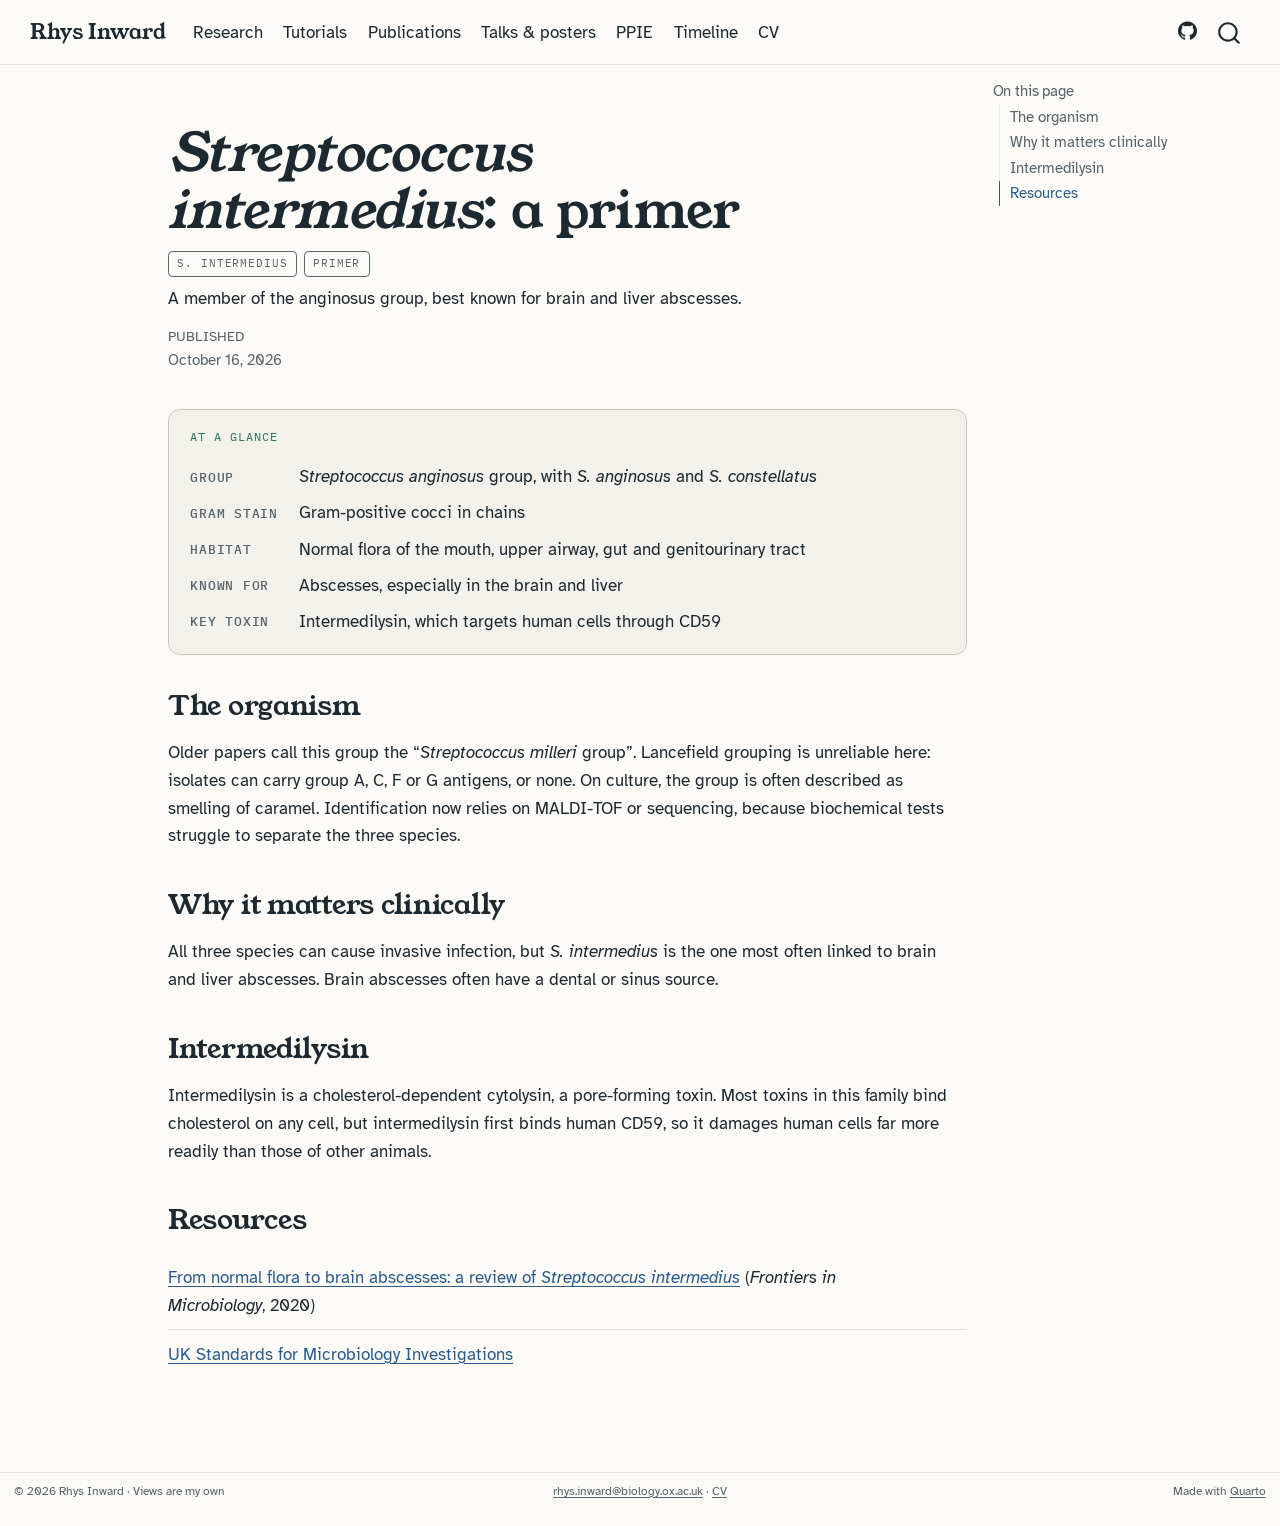
<file: tutorials/s-intermedius-primer.html>
<!DOCTYPE html>
<html xmlns="http://www.w3.org/1999/xhtml" lang="en" xml:lang="en"><head>

<meta charset="utf-8">
<meta name="generator" content="quarto-1.10.19">

<meta name="viewport" content="width=device-width, initial-scale=1.0, user-scalable=yes">

<meta name="dcterms.date" content="2026-10-16">
<meta name="description" content="A member of the anginosus group, best known for brain and liver abscesses.">

<title>Streptococcus intermedius: a primer – Rhys Inward</title>
<style>
/* Default styles provided by pandoc.
** See https://pandoc.org/MANUAL.html#variables-for-html for config info.
*/
span.smallcaps{font-variant: small-caps;}
div.columns{display: flex; gap: 1.5em;}
div.column{flex: auto;}
@media screen {
div.columns{gap: min(4vw, 1.5em);}
div.column{overflow-x: auto;}
}
div.hanging-indent{margin-left: 1.5em; text-indent: -1.5em;}
ul.task-list{list-style: none;}
ul.task-list li input[type="checkbox"] {
  width: 0.8em;
  margin: 0 0.8em 0.2em -1em; /* quarto-specific, see https://github.com/quarto-dev/quarto-cli/issues/4556 */ 
  vertical-align: middle;
}
</style>


<script src="../site_libs/quarto-nav/quarto-nav.js"></script>
<script src="../site_libs/quarto-nav/headroom.min.js"></script>
<script src="../site_libs/clipboard/clipboard.min.js"></script>
<script src="../site_libs/quarto-search/autocomplete.umd.js"></script>
<script src="../site_libs/quarto-search/fuse.min.js"></script>
<script src="../site_libs/quarto-search/quarto-search.js"></script>
<meta name="quarto:offset" content="../">
<link href="../assets/img/favicon.svg" rel="icon" type="image/svg+xml">
<script src="../site_libs/quarto-html/quarto.js" type="module"></script>
<script src="../site_libs/quarto-html/tabsets/tabsets.js" type="module"></script>
<script src="../site_libs/quarto-html/popper.min.js"></script>
<script src="../site_libs/quarto-html/tippy.umd.min.js"></script>
<script src="../site_libs/quarto-html/anchor.min.js"></script>
<link href="../site_libs/quarto-html/tippy.css" rel="stylesheet">
<link href="../site_libs/quarto-html/quarto-syntax-highlighting-1e2507db5f55d85482394ea8c8ce1bf8.css" rel="stylesheet" id="quarto-text-highlighting-styles">
<script src="../site_libs/bootstrap/bootstrap.min.js"></script>
<link href="../site_libs/bootstrap/bootstrap-icons.css" rel="stylesheet">
<link href="../site_libs/bootstrap/bootstrap-8db7c802f7c6c11e8bea58dade600e51.min.css" rel="stylesheet" append-hash="true" id="quarto-bootstrap" data-mode="light">
<script id="quarto-search-options" type="application/json">{
  "location": "navbar",
  "copy-button": false,
  "collapse-after": 3,
  "panel-placement": "end",
  "type": "overlay",
  "limit": 50,
  "keyboard-shortcut": [
    "f",
    "/",
    "s"
  ],
  "language": {
    "search-no-results-text": "No results",
    "search-matching-documents-text": "matching documents",
    "search-copy-link-title": "Copy link to search",
    "search-hide-matches-text": "Hide additional matches",
    "search-more-match-text": "more match in this document",
    "search-more-matches-text": "more matches in this document",
    "search-clear-button-title": "Clear",
    "search-text-placeholder": "",
    "search-detached-cancel-button-title": "Cancel",
    "search-submit-button-title": "Submit",
    "search-label": "Search"
  }
}</script>
<style>html{ scroll-behavior: smooth; }</style>
<link rel="preconnect" href="https://fonts.googleapis.com">
<link rel="preconnect" href="https://fonts.gstatic.com" crossorigin="">
<link rel="stylesheet" href="https://fonts.googleapis.com/css2?family=Atkinson+Hyperlegible:ital,wght@0,400;0,700;1,400;1,700&amp;family=IBM+Plex+Mono:wght@400;500&amp;family=Young+Serif&amp;display=swap">


<meta property="og:title" content="Streptococcus intermedius: a primer – Rhys Inward">
<meta property="og:description" content="A member of the anginosus group, best known for brain and liver abscesses.">
<meta property="og:image" content="https://rhysinward.github.io/assets/img/card-s-intermedius-primer.png">
<meta property="og:site_name" content="Rhys Inward">
<meta property="og:image:alt" content="Streptococcus intermedius: a primer, by Rhys Inward, with an illustration of streptococcus chains">
<meta property="og:image:height" content="630">
<meta property="og:image:width" content="1200">
<meta name="twitter:title" content="Streptococcus intermedius: a primer – Rhys Inward">
<meta name="twitter:description" content="A member of the anginosus group, best known for brain and liver abscesses.">
<meta name="twitter:image" content="https://rhysinward.github.io/assets/img/card-s-intermedius-primer.png">
<meta name="twitter:image:alt" content="Streptococcus intermedius: a primer, by Rhys Inward, with an illustration of streptococcus chains">
<meta name="twitter:card" content="summary_large_image">
<meta name="twitter:image-height" content="630">
<meta name="twitter:image-width" content="1200">
</head>

<body class="nav-fixed quarto-light">

<div id="quarto-search-results"></div>
  <header id="quarto-header" class="headroom fixed-top">
    <nav class="navbar navbar-expand-lg " data-bs-theme="dark">
      <div class="navbar-container container-fluid">
      <div class="navbar-brand-container mx-auto">
    <a class="navbar-brand" href="../index.html">
    <span class="navbar-title">Rhys Inward</span>
    </a>
  </div>
            <div id="quarto-search" class="" title="Search"></div>
          <button class="navbar-toggler" type="button" data-bs-toggle="collapse" data-bs-target="#navbarCollapse" aria-controls="navbarCollapse" role="menu" aria-expanded="false" aria-label="Toggle navigation" onclick="if (window.quartoToggleHeadroom) { window.quartoToggleHeadroom(); }">
  <span class="navbar-toggler-icon"></span>
</button>
          <div class="collapse navbar-collapse" id="navbarCollapse">
            <ul class="navbar-nav navbar-nav-scroll me-auto">
  <li class="nav-item">
    <a class="nav-link" href="../research.html"> 
<span class="menu-text">Research</span></a>
  </li>  
  <li class="nav-item">
    <a class="nav-link" href="../tutorials/index.html"> 
<span class="menu-text">Tutorials</span></a>
  </li>  
  <li class="nav-item">
    <a class="nav-link" href="../publications.html"> 
<span class="menu-text">Publications</span></a>
  </li>  
  <li class="nav-item">
    <a class="nav-link" href="../talks.html"> 
<span class="menu-text">Talks &amp; posters</span></a>
  </li>  
  <li class="nav-item">
    <a class="nav-link" href="../ppie.html"> 
<span class="menu-text">PPIE</span></a>
  </li>  
  <li class="nav-item">
    <a class="nav-link" href="../timeline.html"> 
<span class="menu-text">Timeline</span></a>
  </li>  
  <li class="nav-item">
    <a class="nav-link" href="../cv.html"> 
<span class="menu-text">CV</span></a>
  </li>  
</ul>
            <ul class="navbar-nav navbar-nav-scroll ms-auto">
  <li class="nav-item compact">
    <a class="nav-link" href="https://github.com/rhysinward"> <i class="bi bi-github" role="img" aria-label="GitHub">
</i> 
<span class="menu-text"></span></a>
  </li>  
</ul>
          </div> <!-- /navcollapse -->
            <div class="quarto-navbar-tools">
</div>
      </div> <!-- /container-fluid -->
    </nav>
</header>
<!-- content -->
<div id="quarto-content" class="quarto-container page-columns page-rows-contents page-layout-article page-navbar">
<!-- sidebar -->
<!-- margin-sidebar -->
    <div id="quarto-margin-sidebar" class="sidebar margin-sidebar">
        <nav id="TOC" role="doc-toc" class="toc-active">
    <h2 id="toc-title">On this page</h2>
   
  <ul>
  <li><a href="#the-organism" id="toc-the-organism" class="nav-link active" data-scroll-target="#the-organism">The organism</a></li>
  <li><a href="#why-it-matters-clinically" id="toc-why-it-matters-clinically" class="nav-link" data-scroll-target="#why-it-matters-clinically">Why it matters clinically</a></li>
  <li><a href="#intermedilysin" id="toc-intermedilysin" class="nav-link" data-scroll-target="#intermedilysin">Intermedilysin</a></li>
  <li><a href="#resources" id="toc-resources" class="nav-link" data-scroll-target="#resources">Resources</a></li>
  </ul>
</nav>
    </div>
<!-- main -->
<main class="content" id="quarto-document-content">

<header id="title-block-header" class="quarto-title-block default">
<div class="quarto-title">
<h1 class="title"><em>Streptococcus intermedius</em>: a primer</h1>
  <div class="quarto-categories">
    <div class="quarto-category">S. intermedius</div>
    <div class="quarto-category">Primer</div>
  </div>
  </div>

<div>
  <div class="description">
    A member of the anginosus group, best known for brain and liver abscesses.
  </div>
</div>


<div class="quarto-title-meta">

    
    <div>
    <div class="quarto-title-meta-heading">Published</div>
    <div class="quarto-title-meta-contents">
      <p class="date">October 16, 2026</p>
    </div>
  </div>
  
    
  </div>
  


</header>


<div class="facts k-strep">
<p><span class="facts-label">At a glance</span></p>
<dl>
<dt>Group</dt>
<dd>
<em>Streptococcus anginosus</em> group, with <em>S. anginosus</em> and <em>S. constellatus</em>
</dd>
<dt>Gram stain</dt>
<dd>
Gram-positive cocci in chains
</dd>
<dt>Habitat</dt>
<dd>
Normal flora of the mouth, upper airway, gut and genitourinary tract
</dd>
<dt>Known for</dt>
<dd>
Abscesses, especially in the brain and liver
</dd>
<dt>Key toxin</dt>
<dd>
Intermedilysin, which targets human cells through CD59
</dd>
</dl>
</div>
<section id="the-organism" class="level2">
<h2 class="anchored" data-anchor-id="the-organism">The organism</h2>
<p>Older papers call this group the “<em>Streptococcus milleri</em> group”. Lancefield grouping is unreliable here: isolates can carry group A, C, F or G antigens, or none. On culture, the group is often described as smelling of caramel. Identification now relies on MALDI-TOF or sequencing, because biochemical tests struggle to separate the three species.</p>
</section>
<section id="why-it-matters-clinically" class="level2">
<h2 class="anchored" data-anchor-id="why-it-matters-clinically">Why it matters clinically</h2>
<p>All three species can cause invasive infection, but <em>S. intermedius</em> is the one most often linked to brain and liver abscesses. Brain abscesses often have a dental or sinus source.</p>
</section>
<section id="intermedilysin" class="level2">
<h2 class="anchored" data-anchor-id="intermedilysin">Intermedilysin</h2>
<p>Intermedilysin is a cholesterol-dependent cytolysin, a pore-forming toxin. Most toxins in this family bind cholesterol on any cell, but intermedilysin first binds human CD59, so it damages human cells far more readily than those of other animals.</p>
</section>
<section id="resources" class="level2">
<h2 class="anchored" data-anchor-id="resources">Resources</h2>
<div class="resources">
<ul>
<li><a href="https://doi.org/10.3389/fmicb.2020.00826">From normal flora to brain abscesses: a review of <em>Streptococcus intermedius</em></a> (<em>Frontiers in Microbiology</em>, 2020)</li>
<li><a href="https://www.gov.uk/government/collections/standards-for-microbiology-investigations-smi">UK Standards for Microbiology Investigations</a></li>
</ul>
</div>


</section>

</main> <!-- /main -->
<script>
document.querySelectorAll(".chip-filter").forEach(group => {
  const items = () => document.querySelectorAll(group.dataset.target);
  const sides = () => {
    let i = 0;
    items().forEach(el => { if (!el.hidden) el.dataset.side = i++ % 2 ? "r" : "l"; });
  };
  group.addEventListener("click", e => {
    const btn = e.target.closest(".chip");
    if (!btn) return;
    group.querySelectorAll(".chip").forEach(b => b.setAttribute("aria-pressed", String(b === btn)));
    const kind = btn.dataset.kind;
    items().forEach(el => {
      el.hidden = kind === "key" ? el.dataset.key !== "true" : kind !== "all" && el.dataset.kind !== kind;
    });
    sides();
  });
});
</script>
<script>
// Accessibility and navigation fixes for Quarto's built-in markup.
(() => {
  const ready = fn => document.readyState === "loading" ? document.addEventListener("DOMContentLoaded", fn) : fn();
  ready(() => {
    // The menu button is a disclosure, not a menu; name the main navigation.
    document.querySelectorAll(".navbar-toggler[role='menu']").forEach(b => b.removeAttribute("role"));
    const mainNav = document.querySelector("#quarto-header nav");
    if (mainNav && !mainNav.hasAttribute("aria-label")) mainNav.setAttribute("aria-label", "Main");

    // Listing card titles are h5 straight under a section h2; announce them as h3.
    document.querySelectorAll(".quarto-grid-item h5.card-title").forEach(h => h.setAttribute("aria-level", "3"));

    // Wide output blocks scroll sideways; make them reachable by keyboard.
    const outputs = document.querySelectorAll(".cell-output pre");
    const markScroll = pre => {
      const wide = pre.scrollWidth > pre.clientWidth + 1;
      if (wide) {
        pre.tabIndex = 0;
        pre.setAttribute("role", "region");
        // Each region needs its own name.
        pre.setAttribute("aria-label", `Code output ${[...outputs].indexOf(pre) + 1} of ${outputs.length}, scrolls sideways`);
      } else if (pre.getAttribute("role") === "region") {
        pre.removeAttribute("tabindex");
        pre.removeAttribute("role");
        pre.removeAttribute("aria-label");
      }
    };
    outputs.forEach(markScroll);
    if (outputs.length && "ResizeObserver" in window) {
      const ro = new ResizeObserver(entries => entries.forEach(e => markScroll(e.target)));
      outputs.forEach(pre => ro.observe(pre));
    }

    // Topic tags on a tutorial point at that topic on the tutorials page, not at
    // a filtered list on the home page. Quarto wraps each tag in a link once it
    // has loaded listings.json, so rewrite the link whenever it appears.
    const cats = document.querySelector("header.quarto-title-block .quarto-categories");
    if (cats) {
      const offset = document.querySelector("meta[name='quarto:offset']")?.content || "./";
      const hubs = ["Dengue", "Chikungunya", "S. intermedius", "Methods"];
      const slug = s => s.toLowerCase().replace(/[^a-z0-9]+/g, "-").replace(/^-|-$/g, "");
      const target = name => offset + "tutorials/index.html" + (hubs.includes(name) ? "#" + slug(name) : "");
      const fix = () => {
        // If our fallback link was wrapped again by Quarto, keep just one link.
        cats.querySelectorAll(".quarto-category a a").forEach(inner => inner.replaceWith(...inner.childNodes));
        cats.querySelectorAll(".quarto-category a").forEach(a => {
          const want = target(a.closest(".quarto-category").textContent.trim());
          if (a.getAttribute("href") !== want) a.setAttribute("href", want);
        });
      };
      fix();
      new MutationObserver(fix).observe(cats, { childList: true, subtree: true });
      // If Quarto never adds its links (listings.json unavailable), add them.
      window.addEventListener("load", () => setTimeout(() => {
        cats.querySelectorAll(".quarto-category").forEach(tag => {
          if (tag.querySelector("a")) return;
          const a = document.createElement("a");
          a.href = target(tag.textContent.trim());
          a.append(...tag.childNodes);
          tag.append(a);
        });
      }, 2000));
    }
  });

  // Search overlay: keep Tab inside it while open, let Escape close it from
  // anywhere, and return focus to the search button when it closes.
  document.addEventListener("keydown", e => {
    const box = document.querySelector(".aa-DetachedContainer");
    if (!box) return;
    if (e.key === "Escape" && document.activeElement !== box.querySelector("input")) {
      box.querySelector(".aa-DetachedCancelButton")?.click();
      return;
    }
    if (e.key !== "Tab") return;
    const stops = [...box.querySelectorAll("input, button, a[href], [tabindex]:not([tabindex='-1'])")]
      .filter(el => !el.disabled && el.getClientRects().length && !el.matches(".aa-SubmitButton"));
    if (!stops.length) return;
    const first = stops[0], last = stops[stops.length - 1], here = document.activeElement;
    if (!box.contains(here)) { e.preventDefault(); first.focus(); }
    else if (e.shiftKey && here === first) { e.preventDefault(); last.focus(); }
    else if (!e.shiftKey && here === last) { e.preventDefault(); first.focus(); }
  }, true);
  let wasOpen = false;
  new MutationObserver(() => {
    const open = !!document.querySelector(".aa-DetachedOverlay");
    if (wasOpen && !open) {
      // Wait a tick: the overlay's own close may still be moving focus.
      setTimeout(() => {
        const btn = document.querySelector(".aa-DetachedSearchButton");
        const here = document.activeElement;
        if (btn && (!here || here === document.body || !here.isConnected)) btn.focus();
      }, 0);
    }
    wasOpen = open;
  }).observe(document.body, { childList: true });

  // Escape closes the phone menu and returns focus to the menu button.
  document.addEventListener("keydown", e => {
    if (e.key !== "Escape" || document.querySelector(".aa-DetachedContainer")) return;
    const menu = document.querySelector("#navbarCollapse.show");
    if (!menu || !window.bootstrap) return;
    bootstrap.Collapse.getOrCreateInstance(menu).hide();
    document.querySelector(".navbar-toggler")?.focus();
  });
})();
</script>
<script>
// Home hero animation: plays muted while on screen, never starts by itself for
// people who prefer reduced motion, and can always be paused or played.
(() => {
  const fig = document.querySelector(".hero-video");
  if (!fig) return;
  const video = fig.querySelector("video");
  const btn = fig.querySelector(".hero-video-toggle");
  const reduce = window.matchMedia("(prefers-reduced-motion: reduce)");
  video.controls = false;
  btn.hidden = false;
  let stopped = reduce.matches;   // paused by the visitor, or by their motion setting
  let onScreen = false;
  const sync = () => {
    btn.classList.toggle("is-paused", video.paused);
    btn.setAttribute("aria-label", video.paused ? "Play the animation" : "Pause the animation");
  };
  // The first play continues from the poster frame (data-poster-time, in
  // seconds) so the picture does not jump back to the start; it then loops.
  let started = false;
  let played = false;
  const update = () => {
    if (!stopped && onScreen) {
      if (!started && video.dataset.posterTime) {
        started = true;
        const seek = () => { video.currentTime = parseFloat(video.dataset.posterTime); };
        if (video.readyState >= 1) seek();
        else video.addEventListener("loadedmetadata", seek, { once: true });
      }
      // Only a refusal to autoplay counts as stopped; an AbortError just means
      // our own pause() (e.g. scrolling away) interrupted a pending play().
      const first = !played;
      played = true;
      video.play().then(() => {
        // On the first play only: if the browser reset the position while
        // loading, apply the poster time once more.
        const p = parseFloat(video.dataset.posterTime || "0");
        if (first && p && video.currentTime < 1) video.currentTime = p;
      }).catch(e => { if (e.name === "NotAllowedError") { stopped = true; sync(); } });
    } else {
      video.pause();
    }
  };
  btn.addEventListener("click", () => {
    stopped = !video.paused;
    if (!stopped) onScreen = true;
    update();
  });
  video.addEventListener("play", sync);
  video.addEventListener("pause", sync);
  if ("IntersectionObserver" in window) {
    new IntersectionObserver(([entry]) => { onScreen = entry.isIntersecting; update(); }, { threshold: 0.2 }).observe(video);
  } else {
    onScreen = true; update();
  }
  reduce.addEventListener?.("change", () => { if (reduce.matches) { stopped = true; update(); } });
  sync();
})();
</script>
<script id="quarto-html-after-body" type="application/javascript">
  window.document.addEventListener("DOMContentLoaded", function (event) {
    const icon = "";
    const anchorJS = new window.AnchorJS();
    anchorJS.options = {
      placement: 'right',
      icon: icon
    };
    anchorJS.add('.anchored');
    const isCodeAnnotation = (el) => {
      for (const clz of el.classList) {
        if (clz.startsWith('code-annotation-')) {                     
          return true;
        }
      }
      return false;
    }
    const onCopySuccess = function(e) {
      // button target
      const button = e.trigger;
      // don't keep focus
      button.blur();
      // flash "checked"
      button.classList.add('code-copy-button-checked');
      var currentTitle = button.getAttribute("title");
      button.setAttribute("title", "Copied!");
      let tooltip;
      if (window.bootstrap) {
        button.setAttribute("data-bs-toggle", "tooltip");
        button.setAttribute("data-bs-placement", "left");
        button.setAttribute("data-bs-title", "Copied!");
        tooltip = new bootstrap.Tooltip(button, 
          { trigger: "manual", 
            customClass: "code-copy-button-tooltip",
            offset: [0, -8]});
        tooltip.show();    
      }
      setTimeout(function() {
        if (tooltip) {
          tooltip.hide();
          button.removeAttribute("data-bs-title");
          button.removeAttribute("data-bs-toggle");
          button.removeAttribute("data-bs-placement");
        }
        button.setAttribute("title", currentTitle);
        button.classList.remove('code-copy-button-checked');
      }, 1000);
      // clear code selection
      e.clearSelection();
    }
    const getTextToCopy = function(trigger) {
      const outerScaffold = trigger.parentElement.cloneNode(true);
      const codeEl = outerScaffold.querySelector('code');
      for (const childEl of codeEl.children) {
        if (isCodeAnnotation(childEl)) {
          childEl.remove();
        }
      }
      return codeEl.innerText;
    }
    const clipboard = new window.ClipboardJS('.code-copy-button:not([data-in-quarto-modal])', {
      text: getTextToCopy
    });
    clipboard.on('success', onCopySuccess);
    if (window.document.getElementById('quarto-embedded-source-code-modal')) {
      const clipboardModal = new window.ClipboardJS('.code-copy-button[data-in-quarto-modal]', {
        text: getTextToCopy,
        container: window.document.getElementById('quarto-embedded-source-code-modal')
      });
      clipboardModal.on('success', onCopySuccess);
    }
      var localhostRegex = new RegExp(/^(?:http|https):\/\/localhost\:?[0-9]*\//);
      var mailtoRegex = new RegExp(/^mailto:/);
        var filterRegex = new RegExp("https:\/\/rhysinward\.github\.io");
      var isInternal = (href) => {
          return filterRegex.test(href) || localhostRegex.test(href) || mailtoRegex.test(href);
      }
      // Inspect non-navigation links and adorn them if external
     var links = window.document.querySelectorAll('a[href]:not(.nav-link):not(.navbar-brand):not(.toc-action):not(.sidebar-link):not(.sidebar-item-toggle):not(.pagination-link):not(.no-external):not([aria-hidden]):not(.dropdown-item):not(.quarto-navigation-tool):not(.about-link)');
      for (var i=0; i<links.length; i++) {
        const link = links[i];
        if (!isInternal(link.href)) {
          // undo the damage that might have been done by quarto-nav.js in the case of
          // links that we want to consider external
          if (link.dataset.originalHref !== undefined) {
            link.href = link.dataset.originalHref;
          }
            // target, if specified
            link.setAttribute("target", "_blank");
            if (link.getAttribute("rel") === null) {
              link.setAttribute("rel", "noopener");
            }
        }
      }
    function tippyHover(el, contentFn, onTriggerFn, onUntriggerFn) {
      const config = {
        allowHTML: true,
        maxWidth: 500,
        delay: 100,
        arrow: false,
        appendTo: function(el) {
            return el.parentElement;
        },
        interactive: true,
        interactiveBorder: 10,
        theme: 'quarto',
        placement: 'bottom-start',
      };
      if (contentFn) {
        config.content = contentFn;
      }
      if (onTriggerFn) {
        config.onTrigger = onTriggerFn;
      }
      if (onUntriggerFn) {
        config.onUntrigger = onUntriggerFn;
      }
      window.tippy(el, config); 
    }
    const noterefs = window.document.querySelectorAll('a[role="doc-noteref"]');
    for (var i=0; i<noterefs.length; i++) {
      const ref = noterefs[i];
      tippyHover(ref, function() {
        // use id or data attribute instead here
        let href = ref.getAttribute('data-footnote-href') || ref.getAttribute('href');
        try { href = new URL(href).hash; } catch {}
        const id = href.replace(/^#\/?/, "");
        const note = window.document.getElementById(id);
        if (note) {
          return note.innerHTML;
        } else {
          return "";
        }
      });
    }
    const xrefs = window.document.querySelectorAll('a.quarto-xref');
    const processXRef = (id, note) => {
      // Strip column container classes
      const stripColumnClz = (el) => {
        el.classList.remove("page-full", "page-columns");
        if (el.children) {
          for (const child of el.children) {
            stripColumnClz(child);
          }
        }
      }
      stripColumnClz(note)
      if (id === null || id.startsWith('sec-')) {
        // Special case sections, only their first couple elements
        const container = document.createElement("div");
        if (note.children && note.children.length > 2) {
          container.appendChild(note.children[0].cloneNode(true));
          for (let i = 1; i < note.children.length; i++) {
            const child = note.children[i];
            if (child.tagName === "P" && child.innerText === "") {
              continue;
            } else {
              container.appendChild(child.cloneNode(true));
              break;
            }
          }
          if (window.Quarto?.typesetMath) {
            window.Quarto.typesetMath(container);
          }
          return container.innerHTML
        } else {
          if (window.Quarto?.typesetMath) {
            window.Quarto.typesetMath(note);
          }
          return note.innerHTML;
        }
      } else {
        // Remove any anchor links if they are present
        const anchorLink = note.querySelector('a.anchorjs-link');
        if (anchorLink) {
          anchorLink.remove();
        }
        if (window.Quarto?.typesetMath) {
          window.Quarto.typesetMath(note);
        }
        if (note.classList.contains("callout")) {
          return note.outerHTML;
        } else {
          return note.innerHTML;
        }
      }
    }
    for (var i=0; i<xrefs.length; i++) {
      const xref = xrefs[i];
      tippyHover(xref, undefined, function(instance) {
        instance.disable();
        let url = xref.getAttribute('href');
        let hash = undefined; 
        if (url.startsWith('#')) {
          hash = url;
        } else {
          try { hash = new URL(url).hash; } catch {}
        }
        if (hash) {
          const id = hash.replace(/^#\/?/, "");
          const note = window.document.getElementById(id);
          if (note !== null) {
            try {
              const html = processXRef(id, note.cloneNode(true));
              instance.setContent(html);
            } finally {
              instance.enable();
              instance.show();
            }
          } else {
            // See if we can fetch this
            fetch(url.split('#')[0])
            .then(res => res.text())
            .then(html => {
              const parser = new DOMParser();
              const htmlDoc = parser.parseFromString(html, "text/html");
              const note = htmlDoc.getElementById(id);
              if (note !== null) {
                const html = processXRef(id, note);
                instance.setContent(html);
              } 
            }).finally(() => {
              instance.enable();
              instance.show();
            });
          }
        } else {
          // See if we can fetch a full url (with no hash to target)
          // This is a special case and we should probably do some content thinning / targeting
          fetch(url)
          .then(res => res.text())
          .then(html => {
            const parser = new DOMParser();
            const htmlDoc = parser.parseFromString(html, "text/html");
            const note = htmlDoc.querySelector('main.content');
            if (note !== null) {
              // This should only happen for chapter cross references
              // (since there is no id in the URL)
              // remove the first header
              if (note.children.length > 0 && note.children[0].tagName === "HEADER") {
                note.children[0].remove();
              }
              const html = processXRef(null, note);
              instance.setContent(html);
            } 
          }).finally(() => {
            instance.enable();
            instance.show();
          });
        }
      }, function(instance) {
      });
    }
        let selectedAnnoteEl;
        const selectorForAnnotation = ( cell, annotation) => {
          let cellAttr = 'data-code-cell="' + cell + '"';
          let lineAttr = 'data-code-annotation="' +  annotation + '"';
          const selector = 'span[' + cellAttr + '][' + lineAttr + ']';
          return selector;
        }
        const selectCodeLines = (annoteEl) => {
          const doc = window.document;
          const targetCell = annoteEl.getAttribute("data-target-cell");
          const targetAnnotation = annoteEl.getAttribute("data-target-annotation");
          const annoteSpan = window.document.querySelector(selectorForAnnotation(targetCell, targetAnnotation));
          const lines = annoteSpan.getAttribute("data-code-lines").split(",");
          const lineIds = lines.map((line) => {
            return targetCell + "-" + line;
          })
          let top = null;
          let height = null;
          let parent = null;
          if (lineIds.length > 0) {
              //compute the position of the single el (top and bottom and make a div)
              const el = window.document.getElementById(lineIds[0]);
              top = el.offsetTop;
              height = el.offsetHeight;
              parent = el.parentElement.parentElement;
            if (lineIds.length > 1) {
              const lastEl = window.document.getElementById(lineIds[lineIds.length - 1]);
              const bottom = lastEl.offsetTop + lastEl.offsetHeight;
              height = bottom - top;
            }
            if (top !== null && height !== null && parent !== null) {
              // cook up a div (if necessary) and position it 
              let div = window.document.getElementById("code-annotation-line-highlight");
              if (div === null) {
                div = window.document.createElement("div");
                div.setAttribute("id", "code-annotation-line-highlight");
                div.style.position = 'absolute';
                parent.appendChild(div);
              }
              div.style.top = top - 2 + "px";
              div.style.height = height + 4 + "px";
              div.style.left = 0;
              let gutterDiv = window.document.getElementById("code-annotation-line-highlight-gutter");
              if (gutterDiv === null) {
                gutterDiv = window.document.createElement("div");
                gutterDiv.setAttribute("id", "code-annotation-line-highlight-gutter");
                gutterDiv.style.position = 'absolute';
                const codeCell = window.document.getElementById(targetCell);
                const gutter = codeCell.querySelector('.code-annotation-gutter');
                gutter.appendChild(gutterDiv);
              }
              gutterDiv.style.top = top - 2 + "px";
              gutterDiv.style.height = height + 4 + "px";
            }
            selectedAnnoteEl = annoteEl;
          }
        };
        const unselectCodeLines = () => {
          const elementsIds = ["code-annotation-line-highlight", "code-annotation-line-highlight-gutter"];
          elementsIds.forEach((elId) => {
            const div = window.document.getElementById(elId);
            if (div) {
              div.remove();
            }
          });
          selectedAnnoteEl = undefined;
        };
          // Handle positioning of the toggle
      window.addEventListener(
        "resize",
        throttle(() => {
          elRect = undefined;
          if (selectedAnnoteEl) {
            selectCodeLines(selectedAnnoteEl);
          }
        }, 10)
      );
      function throttle(fn, ms) {
      let throttle = false;
      let timer;
        return (...args) => {
          if(!throttle) { // first call gets through
              fn.apply(this, args);
              throttle = true;
          } else { // all the others get throttled
              if(timer) clearTimeout(timer); // cancel #2
              timer = setTimeout(() => {
                fn.apply(this, args);
                timer = throttle = false;
              }, ms);
          }
        };
      }
        // Attach click handler to the DT
        const annoteDls = window.document.querySelectorAll('dt[data-target-cell]');
        for (const annoteDlNode of annoteDls) {
          annoteDlNode.addEventListener('click', (event) => {
            const clickedEl = event.target;
            if (clickedEl !== selectedAnnoteEl) {
              unselectCodeLines();
              const activeEl = window.document.querySelector('dt[data-target-cell].code-annotation-active');
              if (activeEl) {
                activeEl.classList.remove('code-annotation-active');
              }
              selectCodeLines(clickedEl);
              clickedEl.classList.add('code-annotation-active');
            } else {
              // Unselect the line
              unselectCodeLines();
              clickedEl.classList.remove('code-annotation-active');
            }
          });
        }
    const findCites = (el) => {
      const parentEl = el.parentElement;
      if (parentEl) {
        const cites = parentEl.dataset.cites;
        if (cites) {
          return {
            el,
            cites: cites.split(' ')
          };
        } else {
          return findCites(el.parentElement)
        }
      } else {
        return undefined;
      }
    };
    var bibliorefs = window.document.querySelectorAll('a[role="doc-biblioref"]');
    for (var i=0; i<bibliorefs.length; i++) {
      const ref = bibliorefs[i];
      const citeInfo = findCites(ref);
      if (citeInfo) {
        tippyHover(citeInfo.el, function() {
          var popup = window.document.createElement('div');
          citeInfo.cites.forEach(function(cite) {
            var citeDiv = window.document.createElement('div');
            citeDiv.classList.add('hanging-indent');
            citeDiv.classList.add('csl-entry');
            var biblioDiv = window.document.getElementById('ref-' + cite);
            if (biblioDiv) {
              citeDiv.innerHTML = biblioDiv.innerHTML;
            }
            popup.appendChild(citeDiv);
          });
          return popup.innerHTML;
        });
      }
    }
  });
  </script>
</div> <!-- /content -->
<footer class="footer">
  <div class="nav-footer">
    <div class="nav-footer-left">
<p>© 2026 Rhys Inward · Views are my own</p>
</div>   
    <div class="nav-footer-center">
<p><a href="mailto:rhys.inward@biology.ox.ac.uk">rhys.inward@biology.ox.ac.uk</a> · <a href="../cv.html">CV</a></p>
</div>
    <div class="nav-footer-right">
<p>Made with <a href="https://quarto.org">Quarto</a></p>
</div>
  </div>
</footer>




<script src="../site_libs/quarto-html/zenscroll-min.js"></script>
</body></html>
</file>
<file: site_libs/quarto-html/tippy.css>
.tippy-box[data-animation=fade][data-state=hidden]{opacity:0}[data-tippy-root]{max-width:calc(100vw - 10px)}.tippy-box{position:relative;background-color:#333;color:#fff;border-radius:4px;font-size:14px;line-height:1.4;white-space:normal;outline:0;transition-property:transform,visibility,opacity}.tippy-box[data-placement^=top]>.tippy-arrow{bottom:0}.tippy-box[data-placement^=top]>.tippy-arrow:before{bottom:-7px;left:0;border-width:8px 8px 0;border-top-color:initial;transform-origin:center top}.tippy-box[data-placement^=bottom]>.tippy-arrow{top:0}.tippy-box[data-placement^=bottom]>.tippy-arrow:before{top:-7px;left:0;border-width:0 8px 8px;border-bottom-color:initial;transform-origin:center bottom}.tippy-box[data-placement^=left]>.tippy-arrow{right:0}.tippy-box[data-placement^=left]>.tippy-arrow:before{border-width:8px 0 8px 8px;border-left-color:initial;right:-7px;transform-origin:center left}.tippy-box[data-placement^=right]>.tippy-arrow{left:0}.tippy-box[data-placement^=right]>.tippy-arrow:before{left:-7px;border-width:8px 8px 8px 0;border-right-color:initial;transform-origin:center right}.tippy-box[data-inertia][data-state=visible]{transition-timing-function:cubic-bezier(.54,1.5,.38,1.11)}.tippy-arrow{width:16px;height:16px;color:#333}.tippy-arrow:before{content:"";position:absolute;border-color:transparent;border-style:solid}.tippy-content{position:relative;padding:5px 9px;z-index:1}
</file>
<file: site_libs/quarto-html/quarto-syntax-highlighting-1e2507db5f55d85482394ea8c8ce1bf8.css>
/* quarto syntax highlight colors */
:root {
  --quarto-hl-ot-color: #003B4F;
  --quarto-hl-at-color: #657422;
  --quarto-hl-ss-color: #20794D;
  --quarto-hl-an-color: #5E5E5E;
  --quarto-hl-fu-color: #4758AB;
  --quarto-hl-st-color: #20794D;
  --quarto-hl-cf-color: #003B4F;
  --quarto-hl-op-color: #5E5E5E;
  --quarto-hl-er-color: #AD0000;
  --quarto-hl-bn-color: #AD0000;
  --quarto-hl-al-color: #AD0000;
  --quarto-hl-va-color: #111111;
  --quarto-hl-bu-color: inherit;
  --quarto-hl-ex-color: inherit;
  --quarto-hl-pp-color: #AD0000;
  --quarto-hl-in-color: #5E5E5E;
  --quarto-hl-vs-color: #20794D;
  --quarto-hl-wa-color: #5E5E5E;
  --quarto-hl-do-color: #5E5E5E;
  --quarto-hl-im-color: #00769E;
  --quarto-hl-ch-color: #20794D;
  --quarto-hl-dt-color: #AD0000;
  --quarto-hl-fl-color: #AD0000;
  --quarto-hl-co-color: #5E5E5E;
  --quarto-hl-cv-color: #5E5E5E;
  --quarto-hl-cn-color: #8f5902;
  --quarto-hl-sc-color: #5E5E5E;
  --quarto-hl-dv-color: #AD0000;
  --quarto-hl-kw-color: #003B4F;
}

/* other quarto variables */
:root {
  --quarto-font-monospace: "IBM Plex Mono", ui-monospace, SFMono-Regular, Menlo, Consolas, monospace;
}

/* syntax highlight based on Pandoc's rules */
pre > code.sourceCode > span {
  color: #003B4F;
}

code.sourceCode > span {
  color: #003B4F;
}

div.sourceCode,
div.sourceCode pre.sourceCode {
  color: #003B4F;
}

/* Normal */
code span {
  color: #003B4F;
}

/* Alert */
code span.al {
  color: #AD0000;
  font-style: inherit;
}

/* Annotation */
code span.an {
  color: #5E5E5E;
  font-style: inherit;
}

/* Attribute */
code span.at {
  color: #657422;
  font-style: inherit;
}

/* BaseN */
code span.bn {
  color: #AD0000;
  font-style: inherit;
}

/* BuiltIn */
code span.bu {
  font-style: inherit;
}

/* ControlFlow */
code span.cf {
  color: #003B4F;
  font-weight: bold;
  font-style: inherit;
}

/* Char */
code span.ch {
  color: #20794D;
  font-style: inherit;
}

/* Constant */
code span.cn {
  color: #8f5902;
  font-style: inherit;
}

/* Comment */
code span.co {
  color: #5E5E5E;
  font-style: inherit;
}

/* CommentVar */
code span.cv {
  color: #5E5E5E;
  font-style: italic;
}

/* Documentation */
code span.do {
  color: #5E5E5E;
  font-style: italic;
}

/* DataType */
code span.dt {
  color: #AD0000;
  font-style: inherit;
}

/* DecVal */
code span.dv {
  color: #AD0000;
  font-style: inherit;
}

/* Error */
code span.er {
  color: #AD0000;
  font-style: inherit;
}

/* Extension */
code span.ex {
  font-style: inherit;
}

/* Float */
code span.fl {
  color: #AD0000;
  font-style: inherit;
}

/* Function */
code span.fu {
  color: #4758AB;
  font-style: inherit;
}

/* Import */
code span.im {
  color: #00769E;
  font-style: inherit;
}

/* Information */
code span.in {
  color: #5E5E5E;
  font-style: inherit;
}

/* Keyword */
code span.kw {
  color: #003B4F;
  font-weight: bold;
  font-style: inherit;
}

/* Operator */
code span.op {
  color: #5E5E5E;
  font-style: inherit;
}

/* Other */
code span.ot {
  color: #003B4F;
  font-style: inherit;
}

/* Preprocessor */
code span.pp {
  color: #AD0000;
  font-style: inherit;
}

/* SpecialChar */
code span.sc {
  color: #5E5E5E;
  font-style: inherit;
}

/* SpecialString */
code span.ss {
  color: #20794D;
  font-style: inherit;
}

/* String */
code span.st {
  color: #20794D;
  font-style: inherit;
}

/* Variable */
code span.va {
  color: #111111;
  font-style: inherit;
}

/* VerbatimString */
code span.vs {
  color: #20794D;
  font-style: inherit;
}

/* Warning */
code span.wa {
  color: #5E5E5E;
  font-style: italic;
}

.prevent-inlining {
  content: "</";
}

/*# sourceMappingURL=272cb1dab32e8dff5a690e9d2ef6fdd6.css.map */
</file>
